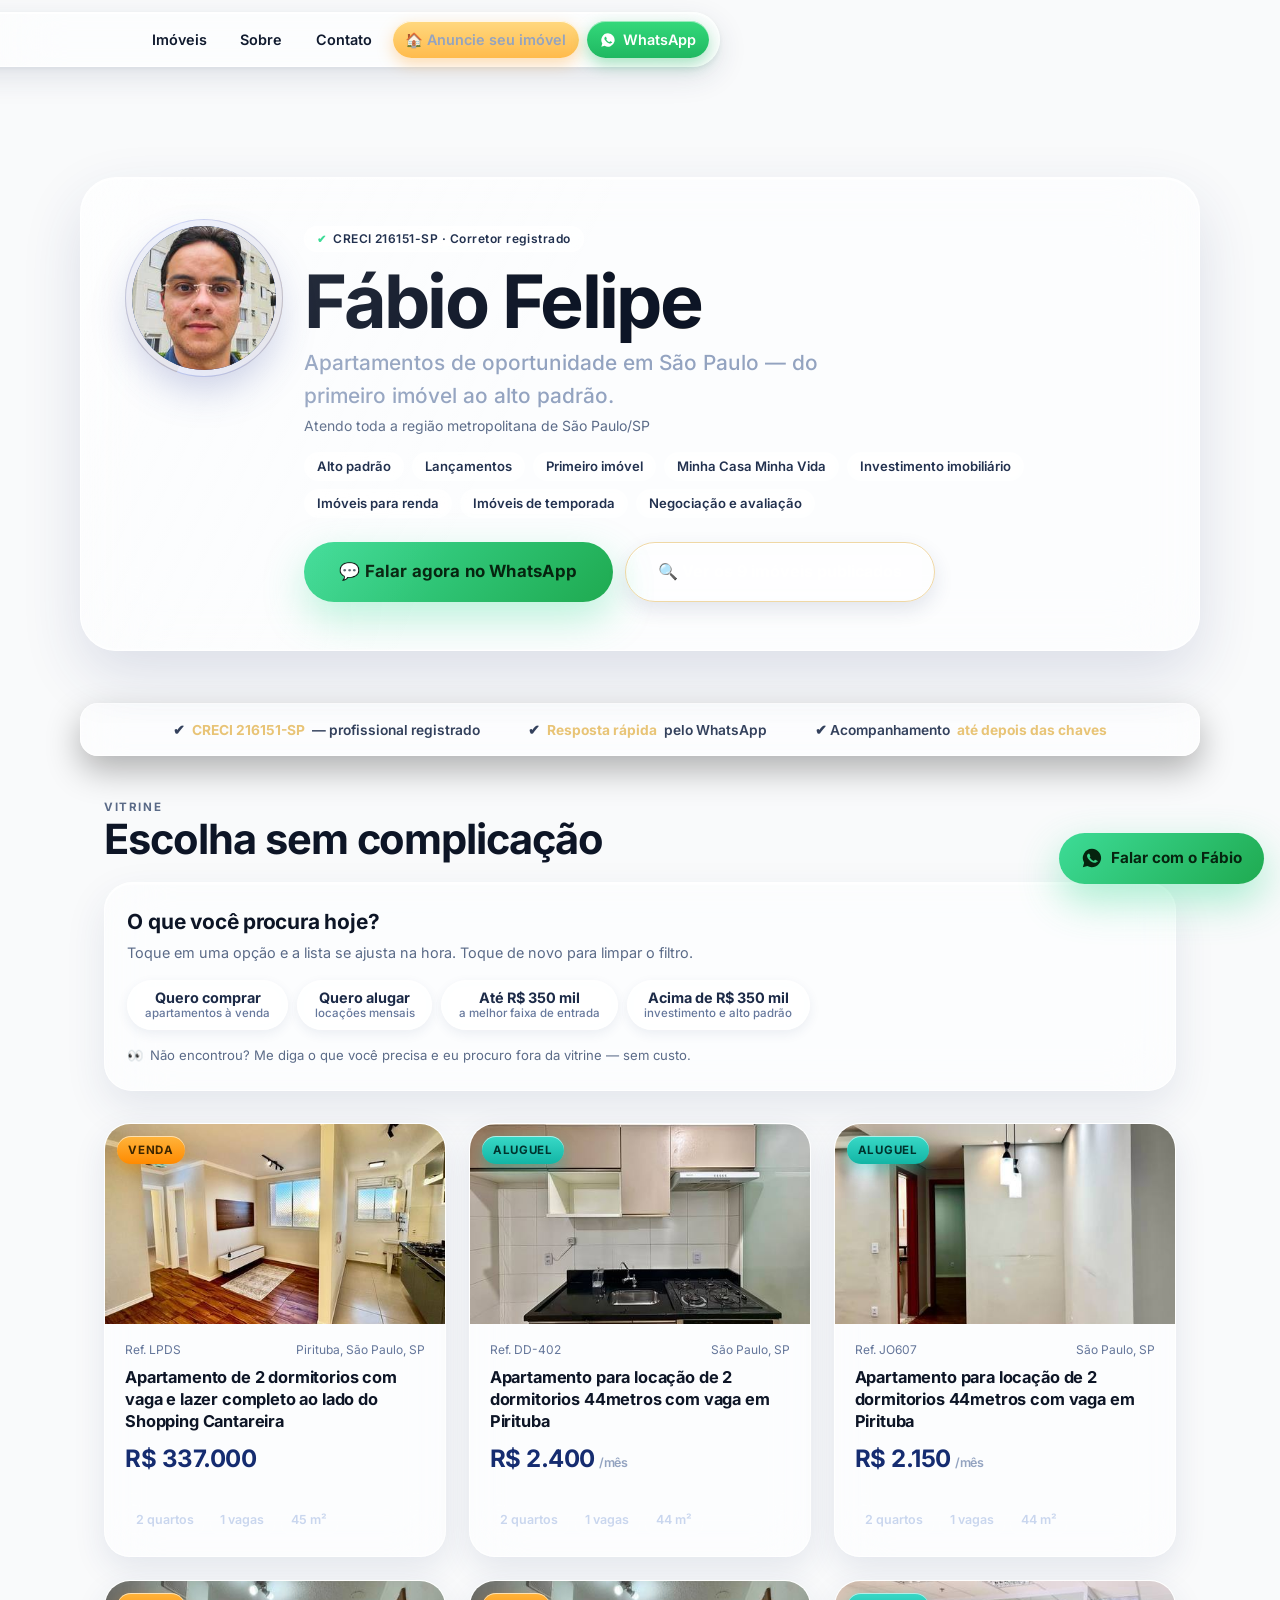
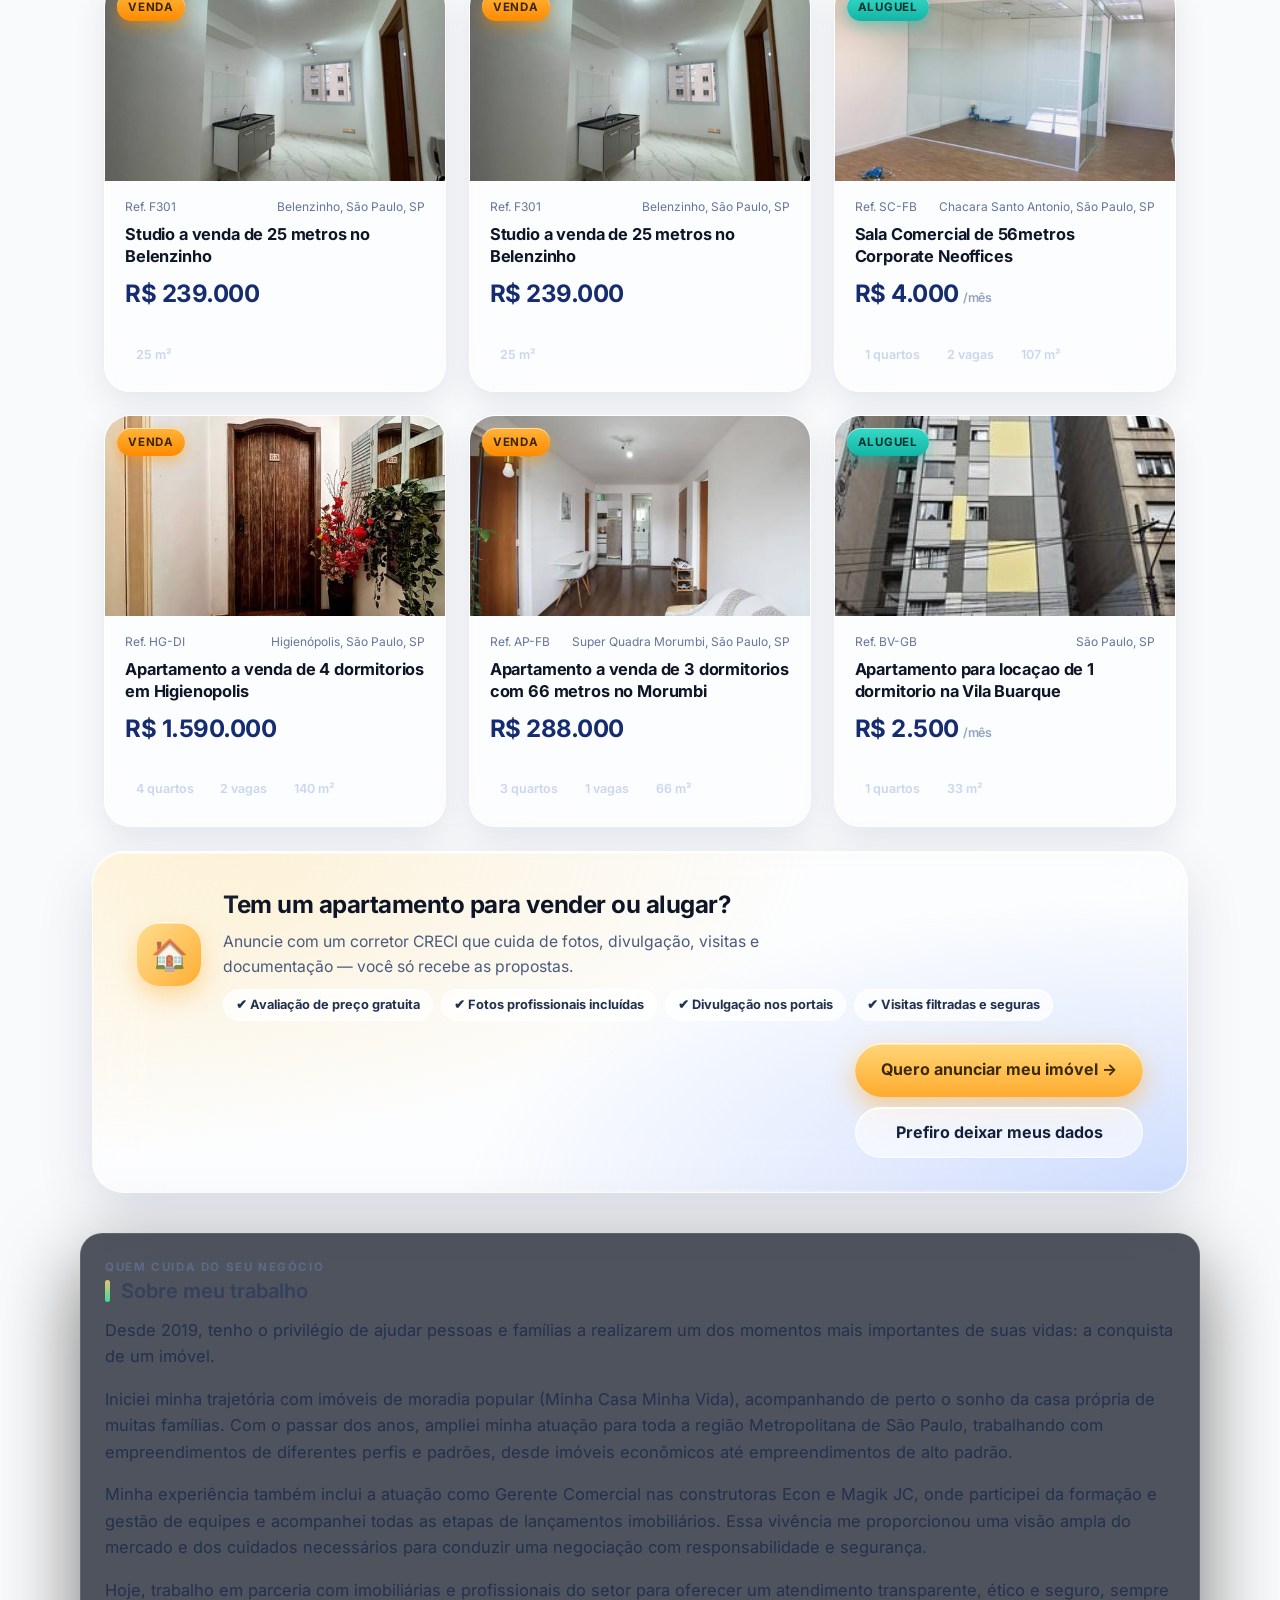
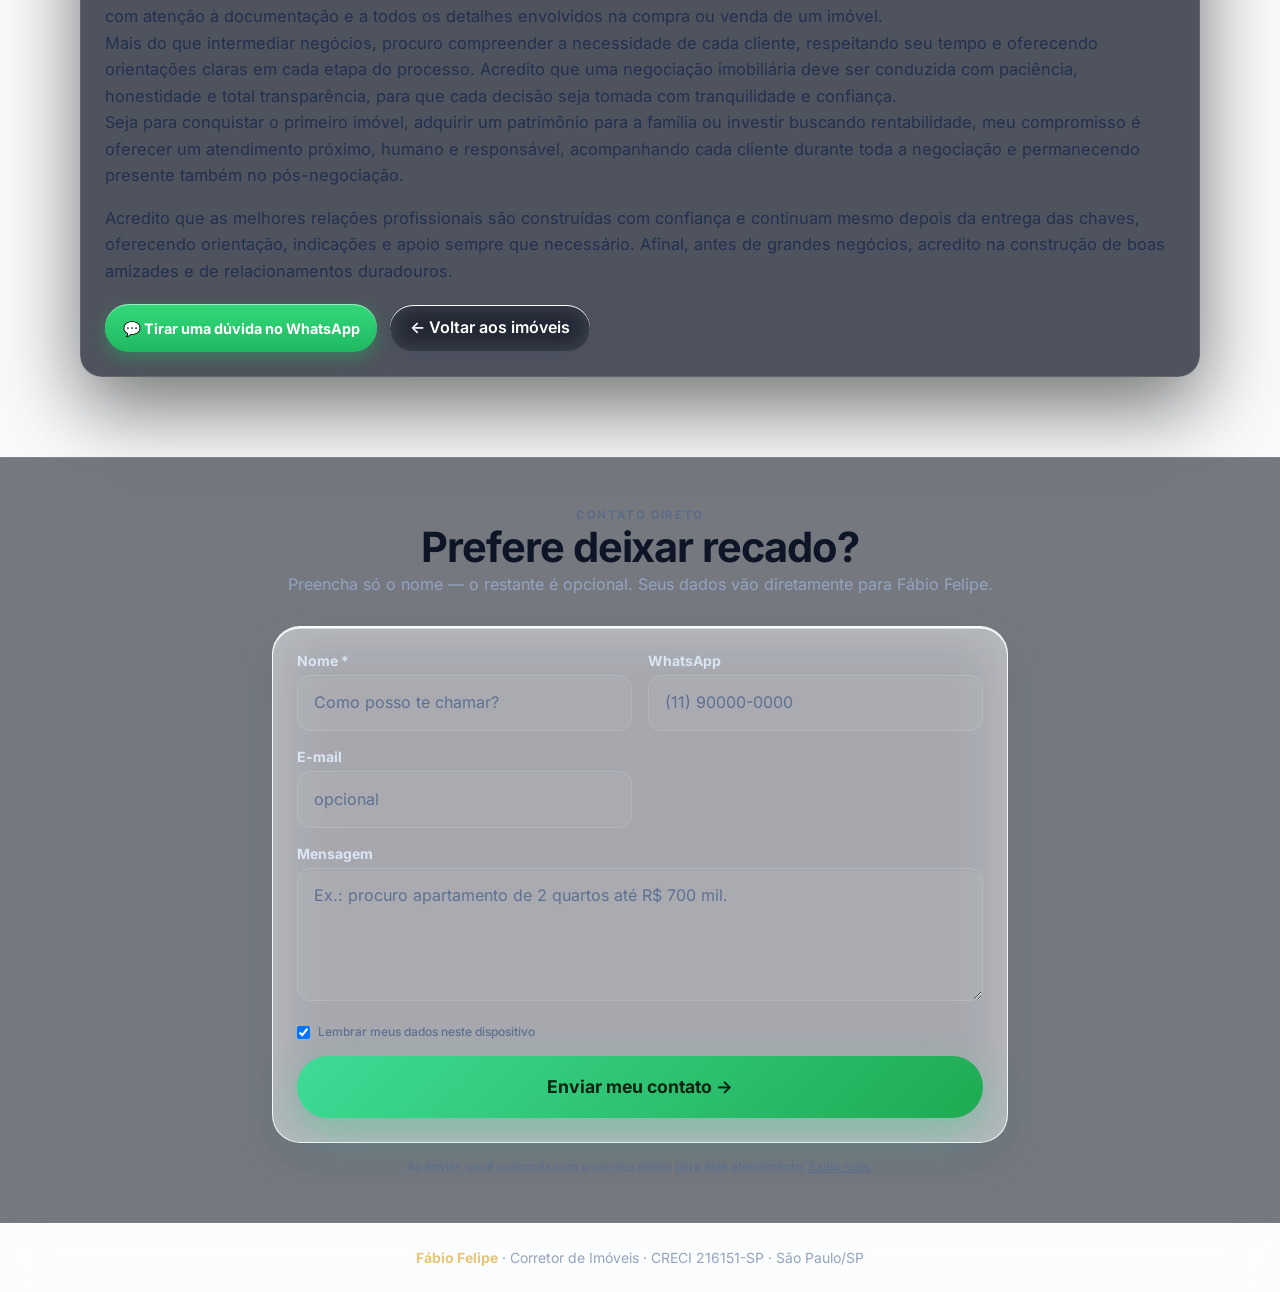
<file: index.html>
<!DOCTYPE html><html lang="pt-BR"><head><meta charSet="UTF-8"/><meta name="viewport" content="width=device-width, initial-scale=1.0"/><title>Fábio Felipe | Corretor de imóveis</title><link rel="canonical" href="/"/><meta name="description" content="Especialista em apartamentos de oportunidades em São Paulo"/><meta property="og:type" content="website"/><meta property="og:title" content="Fábio Felipe | Corretor de imóveis"/><meta property="og:description" content="Especialista em apartamentos de oportunidades em São Paulo"/><meta property="og:image" content="/brokerlink/uploads/corretores/35f3a626-eeab-41ef-ac6b-1ea419a82216/corretor-5-1782740356628-820094890.jpg"/><meta name="twitter:card" content="summary_large_image"/><meta name="twitter:title" content="Fábio Felipe | Corretor de imóveis"/><meta name="twitter:description" content="Especialista em apartamentos de oportunidades em São Paulo"/><meta name="twitter:image" content="/brokerlink/uploads/corretores/35f3a626-eeab-41ef-ac6b-1ea419a82216/corretor-5-1782740356628-820094890.jpg"/><link rel="icon" href="/brokerlink/favicon.ico" sizes="any"/><link rel="icon" type="image/svg+xml" href="/brokerlink/favicon.svg"/><link rel="stylesheet" href="/css/styles.min.css"/><script type="application/ld+json">{"@context":"https://schema.org","@graph":[{"@type":"Organization","@id":"https://www.brokerlink.com.br/#organization","name":"Webility","legalName":"MMS Negócios Digitais","url":"https://www.webility.com.br","taxID":"33.573.255/0001-00","identifier":{"@type":"PropertyValue","propertyID":"CNPJ","value":"33.573.255/0001-00"},"brand":{"@id":"https://www.brokerlink.com.br/#brand"}},{"@type":"ImageObject","@id":"https://www.brokerlink.com.br/#logo","url":"/brokerlink/logo-big.svg","contentUrl":"/brokerlink/logo-big.svg","caption":"Logo BrokerLink"},{"@type":"Brand","@id":"https://www.brokerlink.com.br/#brand","name":"BrokerLink","alternateName":"Broker Link","url":"https://www.brokerlink.com.br/","logo":{"@id":"https://www.brokerlink.com.br/#logo"},"slogan":"Transforme suas divulgações de imóveis em contatos mensuráveis."},{"@type":"WebSite","@id":"https://www.brokerlink.com.br/#website","url":"https://www.brokerlink.com.br/","name":"BrokerLink","alternateName":"Broker Link","inLanguage":"pt-BR","publisher":{"@id":"https://www.brokerlink.com.br/#organization"}},{"@type":"ProfilePage","@id":"https://www.fabiofelipe.com.br#profile-page","url":"https://www.fabiofelipe.com.br","name":"Fábio Felipe | Corretor de imóveis","headline":"Especialista em apartamentos de oportunidades em São Paulo","description":"Desde 2019, tenho o privilégio de ajudar pessoas e famílias a realizarem um dos momentos mais importantes de suas vidas: a conquista de um imóvel.\r\n\r\nIniciei minha trajetória com imóveis de moradia popular (Minha Casa Minha Vida), acompanhando de perto o sonho da casa própria de muitas famílias. Com o passar dos anos, ampliei minha atuação para toda a região Metropolitana de São Paulo, trabalhando com empreendimentos de diferentes perfis e padrões, desde imóveis econômicos até empreendimentos de alto padrão.\r\n\r\nMinha experiência também inclui a atuação como Gerente Comercial nas construtoras Econ e Magik JC, onde participei da formação e gestão de equipes e acompanhei todas as etapas de lançamentos imobiliários. Essa vivência me proporcionou uma visão ampla do mercado e dos cuidados necessários para conduzir uma negociação com responsabilidade e segurança.\r\n\r\nHoje, trabalho em parceria com imobiliárias e profissionais do setor para oferecer um atendimento transparente, ético e seguro, sempre com atenção à documentação e a todos os detalhes envolvidos na compra ou venda de um imóvel.\r\nMais do que intermediar negócios, procuro compreender a necessidade de cada cliente, respeitando seu tempo e oferecendo orientações claras em cada etapa do processo. Acredito que uma negociação imobiliária deve ser conduzida com paciência, honestidade e total transparência, para que cada decisão seja tomada com tranquilidade e confiança.\r\nSeja para conquistar o primeiro imóvel, adquirir um patrimônio para a família ou investir buscando rentabilidade, meu compromisso é oferecer um atendimento próximo, humano e responsável, acompanhando cada cliente durante toda a negociação e permanecendo presente também no pós-negociação. \r\n\r\nAcredito que as melhores relações profissionais são construídas com confiança e continuam mesmo depois da entrega das chaves, oferecendo orientação, indicações e apoio sempre que necessário. Afinal, antes de grandes negócios, acredito na construção de boas amizades e de relacionamentos duradouros.","dateCreated":"2026-06-16T10:36:00.000Z","dateModified":"2026-06-29T16:03:59.000Z","isPartOf":{"@id":"https://www.brokerlink.com.br/#website"},"publisher":{"@id":"https://www.brokerlink.com.br/#organization"},"mainEntity":{"@id":"https://www.fabiofelipe.com.br#real-estate-agent"},"breadcrumb":{"@id":"https://www.fabiofelipe.com.br#breadcrumb"},"inLanguage":"pt-BR"},{"@type":["Person","RealEstateAgent"],"@id":"https://www.fabiofelipe.com.br#real-estate-agent","name":"Fábio Felipe","alternateName":"Fábio Felipe Corretor de Imóveis","url":"https://www.fabiofelipe.com.br","image":"/brokerlink/uploads/corretores/35f3a626-eeab-41ef-ac6b-1ea419a82216/corretor-5-1782740356628-820094890.jpg","description":"Desde 2019, tenho o privilégio de ajudar pessoas e famílias a realizarem um dos momentos mais importantes de suas vidas: a conquista de um imóvel.\r\n\r\nIniciei minha trajetória com imóveis de moradia popular (Minha Casa Minha Vida), acompanhando de perto o sonho da casa própria de muitas famílias. Com o passar dos anos, ampliei minha atuação para toda a região Metropolitana de São Paulo, trabalhando com empreendimentos de diferentes perfis e padrões, desde imóveis econômicos até empreendimentos de alto padrão.\r\n\r\nMinha experiência também inclui a atuação como Gerente Comercial nas construtoras Econ e Magik JC, onde participei da formação e gestão de equipes e acompanhei todas as etapas de lançamentos imobiliários. Essa vivência me proporcionou uma visão ampla do mercado e dos cuidados necessários para conduzir uma negociação com responsabilidade e segurança.\r\n\r\nHoje, trabalho em parceria com imobiliárias e profissionais do setor para oferecer um atendimento transparente, ético e seguro, sempre com atenção à documentação e a todos os detalhes envolvidos na compra ou venda de um imóvel.\r\nMais do que intermediar negócios, procuro compreender a necessidade de cada cliente, respeitando seu tempo e oferecendo orientações claras em cada etapa do processo. Acredito que uma negociação imobiliária deve ser conduzida com paciência, honestidade e total transparência, para que cada decisão seja tomada com tranquilidade e confiança.\r\nSeja para conquistar o primeiro imóvel, adquirir um patrimônio para a família ou investir buscando rentabilidade, meu compromisso é oferecer um atendimento próximo, humano e responsável, acompanhando cada cliente durante toda a negociação e permanecendo presente também no pós-negociação. \r\n\r\nAcredito que as melhores relações profissionais são construídas com confiança e continuam mesmo depois da entrega das chaves, oferecendo orientação, indicações e apoio sempre que necessário. Afinal, antes de grandes negócios, acredito na construção de boas amizades e de relacionamentos duradouros.","slogan":"Especialista em apartamentos de oportunidades em São Paulo","jobTitle":"Corretor de imóveis","hasOccupation":{"@type":"Occupation","name":"Corretor de imóveis","description":"Profissional responsável por intermediar a compra, venda ou aluguel de imóveis."},"telephone":"+5511975222840","priceRange":"Venda: R$ 239.000 - R$ 1.590.000; Aluguel: R$ 2.150 - R$ 4.000/mês","identifier":{"@type":"PropertyValue","propertyID":"CRECI-SP","value":"216151-SP"},"memberOf":{"@type":"Organization","name":"CRECI-SP"},"contactPoint":{"@type":"ContactPoint","contactType":"Atendimento comercial","telephone":"+5511975222840","availableLanguage":["pt-BR"],"areaServed":"BR"},"potentialAction":{"@type":"CommunicateAction","name":"Falar com o corretor pelo WhatsApp","target":"https://wa.me/5511975222840"},"makesOffer":[{"@id":"https://www.fabiofelipe.com.br/imoveis/f9a85fb5-0678-4287-96c6-808a590b525b#offer"},{"@id":"https://www.fabiofelipe.com.br/imoveis/fbdc5be9-516a-42bd-8b24-6040ce9af485#offer"},{"@id":"https://www.fabiofelipe.com.br/imoveis/70cb1d1a-7428-480c-b24b-4bc890e5abf6#offer"},{"@id":"https://www.fabiofelipe.com.br/imoveis/364c758b-52be-48a4-a93f-f605bc0d73a9#offer"},{"@id":"https://www.fabiofelipe.com.br/imoveis/b6fe371b-612d-4d37-b635-1dbd89c6b92d#offer"},{"@id":"https://www.fabiofelipe.com.br/imoveis/3a87e39f-74d1-4cf4-842e-2f8b0901fa7a#offer"},{"@id":"https://www.fabiofelipe.com.br/imoveis/7861d52e-8292-4648-9b47-c7b4ba258110#offer"},{"@id":"https://www.fabiofelipe.com.br/imoveis/f9061805-283d-41f7-98c8-7e075b6621ad#offer"},{"@id":"https://www.fabiofelipe.com.br/imoveis/3e393b30-0067-4d5c-84de-baad19729647#offer"}],"mainEntityOfPage":{"@id":"https://www.fabiofelipe.com.br#profile-page"}},{"@type":"ItemList","@id":"https://www.fabiofelipe.com.br#property-list","name":"Imóveis anunciados por Fábio Felipe","numberOfItems":9,"itemListElement":[{"@type":"ListItem","position":1,"item":{"@id":"https://www.fabiofelipe.com.br/imoveis/f9a85fb5-0678-4287-96c6-808a590b525b#listing"}},{"@type":"ListItem","position":2,"item":{"@id":"https://www.fabiofelipe.com.br/imoveis/fbdc5be9-516a-42bd-8b24-6040ce9af485#listing"}},{"@type":"ListItem","position":3,"item":{"@id":"https://www.fabiofelipe.com.br/imoveis/70cb1d1a-7428-480c-b24b-4bc890e5abf6#listing"}},{"@type":"ListItem","position":4,"item":{"@id":"https://www.fabiofelipe.com.br/imoveis/364c758b-52be-48a4-a93f-f605bc0d73a9#listing"}},{"@type":"ListItem","position":5,"item":{"@id":"https://www.fabiofelipe.com.br/imoveis/b6fe371b-612d-4d37-b635-1dbd89c6b92d#listing"}},{"@type":"ListItem","position":6,"item":{"@id":"https://www.fabiofelipe.com.br/imoveis/3a87e39f-74d1-4cf4-842e-2f8b0901fa7a#listing"}},{"@type":"ListItem","position":7,"item":{"@id":"https://www.fabiofelipe.com.br/imoveis/7861d52e-8292-4648-9b47-c7b4ba258110#listing"}},{"@type":"ListItem","position":8,"item":{"@id":"https://www.fabiofelipe.com.br/imoveis/f9061805-283d-41f7-98c8-7e075b6621ad#listing"}},{"@type":"ListItem","position":9,"item":{"@id":"https://www.fabiofelipe.com.br/imoveis/3e393b30-0067-4d5c-84de-baad19729647#listing"}}]},{"@type":"RealEstateListing","@id":"https://www.fabiofelipe.com.br/imoveis/f9a85fb5-0678-4287-96c6-808a590b525b#listing","url":"https://www.fabiofelipe.com.br/imoveis/f9a85fb5-0678-4287-96c6-808a590b525b","name":"Apartamento de 2 dormitorios com vaga e lazer completo ao lado do Shopping Cantareira","headline":"Apartamento de 2 dormitorios com vaga e lazer completo ao lado do Shopping Cantareira","description":"Apartamento em oportunidade totalmente reformado !","datePosted":"2026-07-20T23:13:51.000Z","datePublished":"2026-07-20T23:13:51.000Z","dateModified":"2026-07-20T23:13:51.000Z","inLanguage":"pt-BR","isPartOf":{"@id":"https://www.brokerlink.com.br/#website"},"mainEntity":{"@id":"https://www.fabiofelipe.com.br/imoveis/f9a85fb5-0678-4287-96c6-808a590b525b#property"},"about":{"@id":"https://www.fabiofelipe.com.br/imoveis/f9a85fb5-0678-4287-96c6-808a590b525b#property"},"image":["/brokerlink/uploads/corretores/35f3a626-eeab-41ef-ac6b-1ea419a82216/imoveis/f9a85fb5-0678-4287-96c6-808a590b525b/605d82aa-61fa-4064-b801-5d7c26843dff-master.jpg","/brokerlink/uploads/corretores/35f3a626-eeab-41ef-ac6b-1ea419a82216/imoveis/f9a85fb5-0678-4287-96c6-808a590b525b/afaeebd5-69bd-48cc-bb4b-015827359a24-master.jpg","/brokerlink/uploads/corretores/35f3a626-eeab-41ef-ac6b-1ea419a82216/imoveis/f9a85fb5-0678-4287-96c6-808a590b525b/16714890-b05b-4897-bc98-99054e4b8e47-master.jpg","/brokerlink/uploads/corretores/35f3a626-eeab-41ef-ac6b-1ea419a82216/imoveis/f9a85fb5-0678-4287-96c6-808a590b525b/e2e38252-051e-4284-93a8-713303583cc5-master.jpg","/brokerlink/uploads/corretores/35f3a626-eeab-41ef-ac6b-1ea419a82216/imoveis/f9a85fb5-0678-4287-96c6-808a590b525b/7c3124ed-d12b-4307-80e4-8e67cc6309dd-master.jpg","/brokerlink/uploads/corretores/35f3a626-eeab-41ef-ac6b-1ea419a82216/imoveis/f9a85fb5-0678-4287-96c6-808a590b525b/71c99e00-219d-4274-8e1d-617f478b8d40-master.jpg","/brokerlink/uploads/corretores/35f3a626-eeab-41ef-ac6b-1ea419a82216/imoveis/f9a85fb5-0678-4287-96c6-808a590b525b/53691d87-b27b-4c12-9373-c2416311e0a6-master.jpg","/brokerlink/uploads/corretores/35f3a626-eeab-41ef-ac6b-1ea419a82216/imoveis/f9a85fb5-0678-4287-96c6-808a590b525b/27e5f3ba-2fb4-423b-bd19-6a60cc3426fb-master.jpg"],"offers":{"@id":"https://www.fabiofelipe.com.br/imoveis/f9a85fb5-0678-4287-96c6-808a590b525b#offer"},"provider":{"@id":"https://www.fabiofelipe.com.br#real-estate-agent"},"publisher":{"@id":"https://www.brokerlink.com.br/#organization"}},{"@type":"Apartment","@id":"https://www.fabiofelipe.com.br/imoveis/f9a85fb5-0678-4287-96c6-808a590b525b#property","name":"Apartamento de 2 dormitorios com vaga e lazer completo ao lado do Shopping Cantareira","description":"Apartamento em oportunidade totalmente reformado !","url":"https://www.fabiofelipe.com.br/imoveis/f9a85fb5-0678-4287-96c6-808a590b525b","image":"/brokerlink/uploads/corretores/35f3a626-eeab-41ef-ac6b-1ea419a82216/imoveis/f9a85fb5-0678-4287-96c6-808a590b525b/605d82aa-61fa-4064-b801-5d7c26843dff-master.jpg","identifier":{"@type":"PropertyValue","propertyID":"Código do imóvel","value":"LPDS"},"address":{"@type":"PostalAddress","streetAddress":"Rua Nelson Passos Palma, 333","addressCountry":"BR"},"containedInPlace":{"@type":"Place","name":"Pirituba","address":{"@type":"PostalAddress","addressCountry":"BR"}},"geo":{"@type":"GeoCoordinates","latitude":-23.5329,"longitude":-46.6395},"floorSize":{"@type":"QuantitativeValue","value":45,"unitCode":"MTK","unitText":"m²"},"numberOfBedrooms":2,"numberOfBathroomsTotal":1,"numberOfRooms":2,"amenityFeature":[{"@type":"LocationFeatureSpecification","name":"1 vaga(s) de garagem","value":true},{"@type":"LocationFeatureSpecification","name":"Piscina","value":true},{"@type":"LocationFeatureSpecification","name":"portaria 24hs","value":true},{"@type":"LocationFeatureSpecification","name":"academia","value":true},{"@type":"LocationFeatureSpecification","name":"lazer completo","value":true}],"subjectOf":{"@id":"https://www.fabiofelipe.com.br/imoveis/f9a85fb5-0678-4287-96c6-808a590b525b#listing"}},{"@type":"OfferForPurchase","@id":"https://www.fabiofelipe.com.br/imoveis/f9a85fb5-0678-4287-96c6-808a590b525b#offer","name":"Apartamento à venda","url":"https://www.fabiofelipe.com.br/imoveis/f9a85fb5-0678-4287-96c6-808a590b525b","price":"337000.00","priceCurrency":"BRL","availability":"https://schema.org/InStock","itemOffered":{"@id":"https://www.fabiofelipe.com.br/imoveis/f9a85fb5-0678-4287-96c6-808a590b525b#property"},"seller":{"@id":"https://www.fabiofelipe.com.br#real-estate-agent"},"offeredBy":{"@id":"https://www.fabiofelipe.com.br#real-estate-agent"},"validFrom":"2026-07-20T23:13:51.000Z","priceSpecification":[{"@type":"PriceSpecification","name":"Preço de venda","price":"337000.00","priceCurrency":"BRL"},{"@type":"PriceSpecification","name":"Condomínio","price":"350.00","priceCurrency":"BRL"},{"@type":"PriceSpecification","name":"IPTU","price":"0.00","priceCurrency":"BRL"}]},{"@type":"RealEstateListing","@id":"https://www.fabiofelipe.com.br/imoveis/fbdc5be9-516a-42bd-8b24-6040ce9af485#listing","url":"https://www.fabiofelipe.com.br/imoveis/fbdc5be9-516a-42bd-8b24-6040ce9af485","name":"Apartamento para locação de 2 dormitorios 44metros com vaga em Pirituba","headline":"Apartamento para locação de 2 dormitorios 44metros com vaga em Pirituba","description":"Portaria 24hs, Salao de festas, salão de jogos, brinquedoteca , playground , mercado24hs, Proximo a estacao Piqueri","datePosted":"2026-07-10T00:59:08.000Z","datePublished":"2026-07-10T00:59:08.000Z","dateModified":"2026-07-10T00:59:08.000Z","inLanguage":"pt-BR","isPartOf":{"@id":"https://www.brokerlink.com.br/#website"},"mainEntity":{"@id":"https://www.fabiofelipe.com.br/imoveis/fbdc5be9-516a-42bd-8b24-6040ce9af485#property"},"about":{"@id":"https://www.fabiofelipe.com.br/imoveis/fbdc5be9-516a-42bd-8b24-6040ce9af485#property"},"image":["/brokerlink/uploads/corretores/35f3a626-eeab-41ef-ac6b-1ea419a82216/imoveis/fbdc5be9-516a-42bd-8b24-6040ce9af485/a15c7497-9405-421a-9287-af13990a5b17-master.jpg","/brokerlink/uploads/corretores/35f3a626-eeab-41ef-ac6b-1ea419a82216/imoveis/fbdc5be9-516a-42bd-8b24-6040ce9af485/760daf3d-61e8-4a3f-a38a-bc9c62fd4675-master.jpg","/brokerlink/uploads/corretores/35f3a626-eeab-41ef-ac6b-1ea419a82216/imoveis/fbdc5be9-516a-42bd-8b24-6040ce9af485/94f4d8cb-bb4f-4a61-b779-79ba64053bde-master.jpg","/brokerlink/uploads/corretores/35f3a626-eeab-41ef-ac6b-1ea419a82216/imoveis/fbdc5be9-516a-42bd-8b24-6040ce9af485/a955faff-14d5-46c6-82b9-782a9db92b6a-master.jpg","/brokerlink/uploads/corretores/35f3a626-eeab-41ef-ac6b-1ea419a82216/imoveis/fbdc5be9-516a-42bd-8b24-6040ce9af485/2364cd29-cb76-4bfe-afa6-94b134a0ea6d-master.jpg","/brokerlink/uploads/corretores/35f3a626-eeab-41ef-ac6b-1ea419a82216/imoveis/fbdc5be9-516a-42bd-8b24-6040ce9af485/67f75020-01c9-4110-89ed-1746db848d82-master.jpg","/brokerlink/uploads/corretores/35f3a626-eeab-41ef-ac6b-1ea419a82216/imoveis/fbdc5be9-516a-42bd-8b24-6040ce9af485/cb42a610-2276-4cef-a4f6-ba916568bfa7-master.jpg","/brokerlink/uploads/corretores/35f3a626-eeab-41ef-ac6b-1ea419a82216/imoveis/fbdc5be9-516a-42bd-8b24-6040ce9af485/23a9c717-055c-4e7a-add0-a9af16d49aa4-master.jpg"],"offers":{"@id":"https://www.fabiofelipe.com.br/imoveis/fbdc5be9-516a-42bd-8b24-6040ce9af485#offer"},"provider":{"@id":"https://www.fabiofelipe.com.br#real-estate-agent"},"publisher":{"@id":"https://www.brokerlink.com.br/#organization"}},{"@type":"Apartment","@id":"https://www.fabiofelipe.com.br/imoveis/fbdc5be9-516a-42bd-8b24-6040ce9af485#property","name":"Apartamento para locação de 2 dormitorios 44metros com vaga em Pirituba","description":"Portaria 24hs, Salao de festas, salão de jogos, brinquedoteca , playground , mercado24hs, Proximo a estacao Piqueri","url":"https://www.fabiofelipe.com.br/imoveis/fbdc5be9-516a-42bd-8b24-6040ce9af485","image":"/brokerlink/uploads/corretores/35f3a626-eeab-41ef-ac6b-1ea419a82216/imoveis/fbdc5be9-516a-42bd-8b24-6040ce9af485/a15c7497-9405-421a-9287-af13990a5b17-master.jpg","identifier":{"@type":"PropertyValue","propertyID":"Código do imóvel","value":"DD-402"},"address":{"@type":"PostalAddress","streetAddress":"Av Aparecida do Rio Negro","addressCountry":"BR"},"geo":{"@type":"GeoCoordinates","latitude":-23.5004306,"longitude":-46.7189147},"floorSize":{"@type":"QuantitativeValue","value":44,"unitCode":"MTK","unitText":"m²"},"numberOfBedrooms":2,"numberOfBathroomsTotal":1,"numberOfRooms":2,"amenityFeature":[{"@type":"LocationFeatureSpecification","name":"1 vaga(s) de garagem","value":true}],"subjectOf":{"@id":"https://www.fabiofelipe.com.br/imoveis/fbdc5be9-516a-42bd-8b24-6040ce9af485#listing"}},{"@type":"OfferForLease","@id":"https://www.fabiofelipe.com.br/imoveis/fbdc5be9-516a-42bd-8b24-6040ce9af485#offer","name":"Apartamento para aluguel","url":"https://www.fabiofelipe.com.br/imoveis/fbdc5be9-516a-42bd-8b24-6040ce9af485","price":"2400.00","priceCurrency":"BRL","availability":"https://schema.org/InStock","itemOffered":{"@id":"https://www.fabiofelipe.com.br/imoveis/fbdc5be9-516a-42bd-8b24-6040ce9af485#property"},"seller":{"@id":"https://www.fabiofelipe.com.br#real-estate-agent"},"offeredBy":{"@id":"https://www.fabiofelipe.com.br#real-estate-agent"},"validFrom":"2026-07-10T00:59:08.000Z","priceSpecification":[{"@type":"PriceSpecification","name":"Valor do aluguel","price":"2400.00","priceCurrency":"BRL"},{"@type":"PriceSpecification","name":"Condomínio","price":"300.00","priceCurrency":"BRL"},{"@type":"PriceSpecification","name":"IPTU","price":"0.00","priceCurrency":"BRL"}]},{"@type":"RealEstateListing","@id":"https://www.fabiofelipe.com.br/imoveis/70cb1d1a-7428-480c-b24b-4bc890e5abf6#listing","url":"https://www.fabiofelipe.com.br/imoveis/70cb1d1a-7428-480c-b24b-4bc890e5abf6","name":"Apartamento para locação de 2 dormitorios 44metros com vaga em Pirituba","headline":"Apartamento para locação de 2 dormitorios 44metros com vaga em Pirituba","datePosted":"2026-07-10T00:55:52.000Z","datePublished":"2026-07-10T00:55:52.000Z","dateModified":"2026-07-10T00:55:52.000Z","inLanguage":"pt-BR","isPartOf":{"@id":"https://www.brokerlink.com.br/#website"},"mainEntity":{"@id":"https://www.fabiofelipe.com.br/imoveis/70cb1d1a-7428-480c-b24b-4bc890e5abf6#property"},"about":{"@id":"https://www.fabiofelipe.com.br/imoveis/70cb1d1a-7428-480c-b24b-4bc890e5abf6#property"},"image":["/brokerlink/uploads/corretores/35f3a626-eeab-41ef-ac6b-1ea419a82216/imoveis/70cb1d1a-7428-480c-b24b-4bc890e5abf6/a9d91a49-e7ea-45c6-8705-363738ba1cea-master.jpg","/brokerlink/uploads/corretores/35f3a626-eeab-41ef-ac6b-1ea419a82216/imoveis/70cb1d1a-7428-480c-b24b-4bc890e5abf6/afb013b4-3688-4452-8aab-e2ffcb2be944-master.jpg","/brokerlink/uploads/corretores/35f3a626-eeab-41ef-ac6b-1ea419a82216/imoveis/70cb1d1a-7428-480c-b24b-4bc890e5abf6/3aaf52bf-5d9a-44ad-80f9-2dba3055a3db-master.jpg","/brokerlink/uploads/corretores/35f3a626-eeab-41ef-ac6b-1ea419a82216/imoveis/70cb1d1a-7428-480c-b24b-4bc890e5abf6/6910de9f-7d5f-40d5-a191-cd529d206648-master.jpg","/brokerlink/uploads/corretores/35f3a626-eeab-41ef-ac6b-1ea419a82216/imoveis/70cb1d1a-7428-480c-b24b-4bc890e5abf6/f3c4cdb3-9720-4797-b1a5-8ce76237fd27-master.jpg","/brokerlink/uploads/corretores/35f3a626-eeab-41ef-ac6b-1ea419a82216/imoveis/70cb1d1a-7428-480c-b24b-4bc890e5abf6/78ee9bd1-9993-40ea-9ed5-515b2b98a8bb-master.jpg","/brokerlink/uploads/corretores/35f3a626-eeab-41ef-ac6b-1ea419a82216/imoveis/70cb1d1a-7428-480c-b24b-4bc890e5abf6/a5f8469b-e6e5-4b94-bf3f-ad9362c1c2bc-master.jpg","/brokerlink/uploads/corretores/35f3a626-eeab-41ef-ac6b-1ea419a82216/imoveis/70cb1d1a-7428-480c-b24b-4bc890e5abf6/c74d53b0-50a0-46e2-8f0a-658fc8a7a4a7-master.jpg"],"offers":{"@id":"https://www.fabiofelipe.com.br/imoveis/70cb1d1a-7428-480c-b24b-4bc890e5abf6#offer"},"provider":{"@id":"https://www.fabiofelipe.com.br#real-estate-agent"},"publisher":{"@id":"https://www.brokerlink.com.br/#organization"}},{"@type":"Apartment","@id":"https://www.fabiofelipe.com.br/imoveis/70cb1d1a-7428-480c-b24b-4bc890e5abf6#property","name":"Apartamento para locação de 2 dormitorios 44metros com vaga em Pirituba","url":"https://www.fabiofelipe.com.br/imoveis/70cb1d1a-7428-480c-b24b-4bc890e5abf6","image":"/brokerlink/uploads/corretores/35f3a626-eeab-41ef-ac6b-1ea419a82216/imoveis/70cb1d1a-7428-480c-b24b-4bc890e5abf6/a9d91a49-e7ea-45c6-8705-363738ba1cea-master.jpg","identifier":{"@type":"PropertyValue","propertyID":"Código do imóvel","value":"JO607"},"address":{"@type":"PostalAddress","streetAddress":"av aparecida do rio negro","postalCode":"05144-085","addressCountry":"BR"},"geo":{"@type":"GeoCoordinates","latitude":-23.5005468,"longitude":-46.7189087},"floorSize":{"@type":"QuantitativeValue","value":44,"unitCode":"MTK","unitText":"m²"},"numberOfBedrooms":2,"numberOfBathroomsTotal":1,"numberOfRooms":2,"amenityFeature":[{"@type":"LocationFeatureSpecification","name":"1 vaga(s) de garagem","value":true},{"@type":"LocationFeatureSpecification","name":"Portaria 24hs","value":true},{"@type":"LocationFeatureSpecification","name":"Salao de festas","value":true},{"@type":"LocationFeatureSpecification","name":"salão de jogos","value":true},{"@type":"LocationFeatureSpecification","name":"playground","value":true}],"subjectOf":{"@id":"https://www.fabiofelipe.com.br/imoveis/70cb1d1a-7428-480c-b24b-4bc890e5abf6#listing"}},{"@type":"OfferForLease","@id":"https://www.fabiofelipe.com.br/imoveis/70cb1d1a-7428-480c-b24b-4bc890e5abf6#offer","name":"Apartamento para aluguel","url":"https://www.fabiofelipe.com.br/imoveis/70cb1d1a-7428-480c-b24b-4bc890e5abf6","price":"2150.00","priceCurrency":"BRL","availability":"https://schema.org/InStock","itemOffered":{"@id":"https://www.fabiofelipe.com.br/imoveis/70cb1d1a-7428-480c-b24b-4bc890e5abf6#property"},"seller":{"@id":"https://www.fabiofelipe.com.br#real-estate-agent"},"offeredBy":{"@id":"https://www.fabiofelipe.com.br#real-estate-agent"},"validFrom":"2026-07-10T00:55:52.000Z","priceSpecification":[{"@type":"PriceSpecification","name":"Valor do aluguel","price":"2150.00","priceCurrency":"BRL"},{"@type":"PriceSpecification","name":"Condomínio","price":"280.00","priceCurrency":"BRL"},{"@type":"PriceSpecification","name":"IPTU","price":"0.00","priceCurrency":"BRL"}]},{"@type":"RealEstateListing","@id":"https://www.fabiofelipe.com.br/imoveis/364c758b-52be-48a4-a93f-f605bc0d73a9#listing","url":"https://www.fabiofelipe.com.br/imoveis/364c758b-52be-48a4-a93f-f605bc0d73a9","name":"Studio a venda de 25 metros no Belenzinho","headline":"Studio a venda de 25 metros no Belenzinho","description":"Apartamento nunca habitado! \r\nDo mesmo jeito que foi entregue pela construtora!\r\nAproveite a oportunidade!","datePosted":"2026-06-29T15:51:51.000Z","datePublished":"2026-06-29T15:51:51.000Z","dateModified":"2026-06-29T15:51:51.000Z","inLanguage":"pt-BR","isPartOf":{"@id":"https://www.brokerlink.com.br/#website"},"mainEntity":{"@id":"https://www.fabiofelipe.com.br/imoveis/364c758b-52be-48a4-a93f-f605bc0d73a9#property"},"about":{"@id":"https://www.fabiofelipe.com.br/imoveis/364c758b-52be-48a4-a93f-f605bc0d73a9#property"},"image":["/brokerlink/uploads/corretores/35f3a626-eeab-41ef-ac6b-1ea419a82216/imoveis/364c758b-52be-48a4-a93f-f605bc0d73a9/e2fc492e-0e11-499b-bfd5-895e20bc08eb-master.jpg","/brokerlink/uploads/corretores/35f3a626-eeab-41ef-ac6b-1ea419a82216/imoveis/364c758b-52be-48a4-a93f-f605bc0d73a9/a953e81a-6443-4aee-ba90-77e28da5d212-master.jpg","/brokerlink/uploads/corretores/35f3a626-eeab-41ef-ac6b-1ea419a82216/imoveis/364c758b-52be-48a4-a93f-f605bc0d73a9/7bea0f10-8720-460e-88e0-3cf108970d75-master.jpg","/brokerlink/uploads/corretores/35f3a626-eeab-41ef-ac6b-1ea419a82216/imoveis/364c758b-52be-48a4-a93f-f605bc0d73a9/785e95f5-c721-4380-8a5f-6f62d6595e3a-master.jpg","/brokerlink/uploads/corretores/35f3a626-eeab-41ef-ac6b-1ea419a82216/imoveis/364c758b-52be-48a4-a93f-f605bc0d73a9/64c66e83-bcea-46f1-accb-d6c730ab8a74-master.jpg","/brokerlink/uploads/corretores/35f3a626-eeab-41ef-ac6b-1ea419a82216/imoveis/364c758b-52be-48a4-a93f-f605bc0d73a9/3a643de6-2754-4b26-b0de-0aee7206a7af-master.jpg","/brokerlink/uploads/corretores/35f3a626-eeab-41ef-ac6b-1ea419a82216/imoveis/364c758b-52be-48a4-a93f-f605bc0d73a9/75c970a5-c79e-4745-8ea3-58b4ede23df8-master.jpg","/brokerlink/uploads/corretores/35f3a626-eeab-41ef-ac6b-1ea419a82216/imoveis/364c758b-52be-48a4-a93f-f605bc0d73a9/d82e5429-895e-4ab4-be8c-13126585700b-master.jpg"],"offers":{"@id":"https://www.fabiofelipe.com.br/imoveis/364c758b-52be-48a4-a93f-f605bc0d73a9#offer"},"provider":{"@id":"https://www.fabiofelipe.com.br#real-estate-agent"},"publisher":{"@id":"https://www.brokerlink.com.br/#organization"}},{"@type":"Apartment","@id":"https://www.fabiofelipe.com.br/imoveis/364c758b-52be-48a4-a93f-f605bc0d73a9#property","name":"Studio a venda de 25 metros no Belenzinho","description":"Apartamento nunca habitado! \r\nDo mesmo jeito que foi entregue pela construtora!\r\nAproveite a oportunidade!","url":"https://www.fabiofelipe.com.br/imoveis/364c758b-52be-48a4-a93f-f605bc0d73a9","image":"/brokerlink/uploads/corretores/35f3a626-eeab-41ef-ac6b-1ea419a82216/imoveis/364c758b-52be-48a4-a93f-f605bc0d73a9/e2fc492e-0e11-499b-bfd5-895e20bc08eb-master.jpg","identifier":{"@type":"PropertyValue","propertyID":"Código do imóvel","value":"F301"},"address":{"@type":"PostalAddress","streetAddress":"Rua Siqueira Bueno","addressCountry":"BR"},"containedInPlace":{"@type":"Place","name":"Belenzinho","address":{"@type":"PostalAddress","addressCountry":"BR"}},"geo":{"@type":"GeoCoordinates","latitude":-23.5507847,"longitude":-46.5875688},"floorSize":{"@type":"QuantitativeValue","value":25,"unitCode":"MTK","unitText":"m²"},"numberOfBathroomsTotal":1,"amenityFeature":[{"@type":"LocationFeatureSpecification","name":"* Academia * Salão de festas * Churrasqueira * Playground * Coworking * Lavanderia compartilhada * Pet Place * Bicicletário * Espaço Camarote (espaço para convivência e eventos) * Jardim/áreas de convivência * Portaria 24 horas * Elevadores * Acessibilidade para pessoas com deficiência * Condomínio fechado * Portão eletrônico","value":true}],"subjectOf":{"@id":"https://www.fabiofelipe.com.br/imoveis/364c758b-52be-48a4-a93f-f605bc0d73a9#listing"}},{"@type":"OfferForPurchase","@id":"https://www.fabiofelipe.com.br/imoveis/364c758b-52be-48a4-a93f-f605bc0d73a9#offer","name":"Apartamento à venda","url":"https://www.fabiofelipe.com.br/imoveis/364c758b-52be-48a4-a93f-f605bc0d73a9","price":"239000.00","priceCurrency":"BRL","availability":"https://schema.org/InStock","itemOffered":{"@id":"https://www.fabiofelipe.com.br/imoveis/364c758b-52be-48a4-a93f-f605bc0d73a9#property"},"seller":{"@id":"https://www.fabiofelipe.com.br#real-estate-agent"},"offeredBy":{"@id":"https://www.fabiofelipe.com.br#real-estate-agent"},"validFrom":"2026-06-29T15:51:51.000Z","priceSpecification":[{"@type":"PriceSpecification","name":"Preço de venda","price":"239000.00","priceCurrency":"BRL"},{"@type":"PriceSpecification","name":"Condomínio","price":"209.00","priceCurrency":"BRL"},{"@type":"PriceSpecification","name":"IPTU","price":"60.00","priceCurrency":"BRL"}]},{"@type":"RealEstateListing","@id":"https://www.fabiofelipe.com.br/imoveis/b6fe371b-612d-4d37-b635-1dbd89c6b92d#listing","url":"https://www.fabiofelipe.com.br/imoveis/b6fe371b-612d-4d37-b635-1dbd89c6b92d","name":"Studio a venda de 25 metros no Belenzinho","headline":"Studio a venda de 25 metros no Belenzinho","description":"Apartamento nunca habitado! \r\nDo mesmo jeito que foi entregue pela construtora!\r\nAproveite a oportunidade!","datePosted":"2026-06-29T15:51:50.000Z","datePublished":"2026-06-29T15:51:50.000Z","dateModified":"2026-06-29T15:51:50.000Z","inLanguage":"pt-BR","isPartOf":{"@id":"https://www.brokerlink.com.br/#website"},"mainEntity":{"@id":"https://www.fabiofelipe.com.br/imoveis/b6fe371b-612d-4d37-b635-1dbd89c6b92d#property"},"about":{"@id":"https://www.fabiofelipe.com.br/imoveis/b6fe371b-612d-4d37-b635-1dbd89c6b92d#property"},"image":["/brokerlink/uploads/corretores/35f3a626-eeab-41ef-ac6b-1ea419a82216/imoveis/b6fe371b-612d-4d37-b635-1dbd89c6b92d/85e80629-ac12-45e9-bb7c-e105159652bf-master.jpg","/brokerlink/uploads/corretores/35f3a626-eeab-41ef-ac6b-1ea419a82216/imoveis/b6fe371b-612d-4d37-b635-1dbd89c6b92d/79cc8360-3080-4a3f-ab90-8ece1bb2cda5-master.jpg","/brokerlink/uploads/corretores/35f3a626-eeab-41ef-ac6b-1ea419a82216/imoveis/b6fe371b-612d-4d37-b635-1dbd89c6b92d/29435933-a73d-4618-bc9a-fde087accb95-master.jpg","/brokerlink/uploads/corretores/35f3a626-eeab-41ef-ac6b-1ea419a82216/imoveis/b6fe371b-612d-4d37-b635-1dbd89c6b92d/fac438ff-b9e1-43d8-acdd-65b13b7efbf6-master.jpg","/brokerlink/uploads/corretores/35f3a626-eeab-41ef-ac6b-1ea419a82216/imoveis/b6fe371b-612d-4d37-b635-1dbd89c6b92d/cc8d5707-1f8c-455f-9186-3294a1a42468-master.jpg","/brokerlink/uploads/corretores/35f3a626-eeab-41ef-ac6b-1ea419a82216/imoveis/b6fe371b-612d-4d37-b635-1dbd89c6b92d/1df9d8a7-da18-42a2-9e9b-4e5322e30286-master.jpg","/brokerlink/uploads/corretores/35f3a626-eeab-41ef-ac6b-1ea419a82216/imoveis/b6fe371b-612d-4d37-b635-1dbd89c6b92d/3f8077f5-cdc4-4a10-a8c4-f07298de8915-master.jpg","/brokerlink/uploads/corretores/35f3a626-eeab-41ef-ac6b-1ea419a82216/imoveis/b6fe371b-612d-4d37-b635-1dbd89c6b92d/8f88c9fd-0567-485e-ac32-c1a60c7d4e3f-master.jpg"],"offers":{"@id":"https://www.fabiofelipe.com.br/imoveis/b6fe371b-612d-4d37-b635-1dbd89c6b92d#offer"},"provider":{"@id":"https://www.fabiofelipe.com.br#real-estate-agent"},"publisher":{"@id":"https://www.brokerlink.com.br/#organization"}},{"@type":"Apartment","@id":"https://www.fabiofelipe.com.br/imoveis/b6fe371b-612d-4d37-b635-1dbd89c6b92d#property","name":"Studio a venda de 25 metros no Belenzinho","description":"Apartamento nunca habitado! \r\nDo mesmo jeito que foi entregue pela construtora!\r\nAproveite a oportunidade!","url":"https://www.fabiofelipe.com.br/imoveis/b6fe371b-612d-4d37-b635-1dbd89c6b92d","image":"/brokerlink/uploads/corretores/35f3a626-eeab-41ef-ac6b-1ea419a82216/imoveis/b6fe371b-612d-4d37-b635-1dbd89c6b92d/85e80629-ac12-45e9-bb7c-e105159652bf-master.jpg","identifier":{"@type":"PropertyValue","propertyID":"Código do imóvel","value":"F301"},"address":{"@type":"PostalAddress","streetAddress":"Rua Siqueira Bueno","addressCountry":"BR"},"containedInPlace":{"@type":"Place","name":"Belenzinho","address":{"@type":"PostalAddress","addressCountry":"BR"}},"geo":{"@type":"GeoCoordinates","latitude":-23.5507847,"longitude":-46.5875688},"floorSize":{"@type":"QuantitativeValue","value":25,"unitCode":"MTK","unitText":"m²"},"numberOfBathroomsTotal":1,"amenityFeature":[{"@type":"LocationFeatureSpecification","name":"* Academia * Salão de festas * Churrasqueira * Playground * Coworking * Lavanderia compartilhada * Pet Place * Bicicletário * Espaço Camarote (espaço para convivência e eventos) * Jardim/áreas de convivência * Portaria 24 horas * Elevadores * Acessibilidade para pessoas com deficiência * Condomínio fechado * Portão eletrônico","value":true}],"subjectOf":{"@id":"https://www.fabiofelipe.com.br/imoveis/b6fe371b-612d-4d37-b635-1dbd89c6b92d#listing"}},{"@type":"OfferForPurchase","@id":"https://www.fabiofelipe.com.br/imoveis/b6fe371b-612d-4d37-b635-1dbd89c6b92d#offer","name":"Apartamento à venda","url":"https://www.fabiofelipe.com.br/imoveis/b6fe371b-612d-4d37-b635-1dbd89c6b92d","price":"239000.00","priceCurrency":"BRL","availability":"https://schema.org/InStock","itemOffered":{"@id":"https://www.fabiofelipe.com.br/imoveis/b6fe371b-612d-4d37-b635-1dbd89c6b92d#property"},"seller":{"@id":"https://www.fabiofelipe.com.br#real-estate-agent"},"offeredBy":{"@id":"https://www.fabiofelipe.com.br#real-estate-agent"},"validFrom":"2026-06-29T15:51:50.000Z","priceSpecification":[{"@type":"PriceSpecification","name":"Preço de venda","price":"239000.00","priceCurrency":"BRL"},{"@type":"PriceSpecification","name":"Condomínio","price":"209.00","priceCurrency":"BRL"},{"@type":"PriceSpecification","name":"IPTU","price":"60.00","priceCurrency":"BRL"}]},{"@type":"RealEstateListing","@id":"https://www.fabiofelipe.com.br/imoveis/3a87e39f-74d1-4cf4-842e-2f8b0901fa7a#listing","url":"https://www.fabiofelipe.com.br/imoveis/3a87e39f-74d1-4cf4-842e-2f8b0901fa7a","name":"Sala Comercial de 56metros Corporate Neoffices","headline":"Sala Comercial de 56metros Corporate Neoffices","description":"Sala Comercial com 56 metros privativos e 107 metros total com 2 vagas\r\n\r\n\r\n**Sala comercial para locação no Neo Corporate Offices | Chácara Santo Antônio | Ao lado do Morumbi Shopping**\r\n\r\nExcelente oportunidade para instalar sua empresa em um dos endereços corporativos mais estratégicos da região da Chácara Santo Antônio, **ao lado do Morumbi Shopping** e com acesso rápido aos principais eixos empresariais de São Paulo.\r\n\r\nLocalizada em **andar alto**, esta sala comercial no **Neo Corporate Offices** oferece **56,20 m² de área privativa** e **107,20 m² de área total**, com layout funcional para operações administrativas, consultórios, escritórios e empresas que valorizam imagem corporativa, mobilidade e conveniência.\r\n\r\nO conjunto conta com **1 banheiro** e **2 vagas de garagem**, sendo **1 fixa e 1 rotativa**, agregando praticidade para ocupantes e visitantes.\r\n\r\nO empreendimento se destaca pela **arquitetura moderna**, **ar-condicionado central**, **piso elevado** e **excelente visibilidade para a Marginal Pinheiros**, além de estar inserido em uma **região com forte presença corporativa e ampla rede de serviços**.\r\n\r\n### Diferenciais de localização\r\n- **A 2 minutos a pé do Morumbi Shopping**\r\n- **200 metros da Estação Morumbi da CPTM**\r\n- **Fácil acesso à Marginal Pinheiros, Berrini e Av. Morumbi**\r\n- Endereço estratégico para empresas que buscam **logística, visibilidade e valorização**\r\n\r\n### Características do imóvel\r\n- **Área privativa:** 56,20 m²\r\n- **Área total:** 107,20 m²\r\n- **1 banheiro**\r\n- **2 vagas de garagem** (`1 fixa + 1 rotativa`)\r\n- **Andar alto**\r\n\r\n### Sobre o edifício\r\nO **Neo Corporate Offices** possui **20 andares**, padrão corporativo moderno e infraestrutura adequada para empresas que buscam posicionamento profissional em uma das regiões mais demandadas do mercado.\r\n\r\n**Ideal para empresas, consultórios, escritórios comerciais e profissionais liberais que precisam unir localização, acessibilidade e presença corporativa.**\r\n\r\n**Entre em contato para mais informações e agendamento de visita.**\r\n\r\n---\r\n\r\n## Versão mais curta para portal\r\n\r\n**Sala comercial para locação no Neo Corporate Offices, Chácara Santo Antônio, ao lado do Morumbi Shopping.**\r\nImóvel em **andar alto**, com **56,20 m² de área privativa** e **107,20 m² de área total**, **1 banheiro** e **2 vagas de garagem** (`1 fixa + 1 rotativa`).\r\nLocalização estratégica, a **2 minutos a pé do Morumbi Shopping** e a **200 m da Estação Morumbi da CPTM**, com fácil acesso à **Marginal Pinheiros, Berrini e Av. Morumbi**.\r\nEdifício com **arquitetura moderna**, **ar-condicionado central**, **piso elevado** e **excelente visibilidade para a Marginal Pinheiros**.\r\nRegião com forte presença corporativa e ampla oferta de serviços.\r\n\r\n---\r\n\r\n## Título sugerido para anúncio\r\n\r\n**Sala comercial em andar alto no Neo Corporate Offices ao lado do Morumbi Shopping**","datePosted":"2026-06-25T23:17:02.000Z","datePublished":"2026-06-25T23:17:02.000Z","dateModified":"2026-06-25T23:17:02.000Z","inLanguage":"pt-BR","isPartOf":{"@id":"https://www.brokerlink.com.br/#website"},"mainEntity":{"@id":"https://www.fabiofelipe.com.br/imoveis/3a87e39f-74d1-4cf4-842e-2f8b0901fa7a#property"},"about":{"@id":"https://www.fabiofelipe.com.br/imoveis/3a87e39f-74d1-4cf4-842e-2f8b0901fa7a#property"},"image":["/brokerlink/uploads/corretores/35f3a626-eeab-41ef-ac6b-1ea419a82216/imoveis/3a87e39f-74d1-4cf4-842e-2f8b0901fa7a/7d595ae7-5dc5-4727-b192-ebfa8c833da0-master.jpg","/brokerlink/uploads/corretores/35f3a626-eeab-41ef-ac6b-1ea419a82216/imoveis/3a87e39f-74d1-4cf4-842e-2f8b0901fa7a/b618888a-a50d-419a-86c2-6f10896e2937-master.jpg","/brokerlink/uploads/corretores/35f3a626-eeab-41ef-ac6b-1ea419a82216/imoveis/3a87e39f-74d1-4cf4-842e-2f8b0901fa7a/3c8acbf0-85eb-4942-9c03-ad82dd4fbde9-master.jpg","/brokerlink/uploads/corretores/35f3a626-eeab-41ef-ac6b-1ea419a82216/imoveis/3a87e39f-74d1-4cf4-842e-2f8b0901fa7a/9505d7ed-b1fb-4530-a3f7-383ef5f5a630-master.jpg","/brokerlink/uploads/corretores/35f3a626-eeab-41ef-ac6b-1ea419a82216/imoveis/3a87e39f-74d1-4cf4-842e-2f8b0901fa7a/27b6d734-55a5-434f-9481-7519e7e128d6-master.jpg","/brokerlink/uploads/corretores/35f3a626-eeab-41ef-ac6b-1ea419a82216/imoveis/3a87e39f-74d1-4cf4-842e-2f8b0901fa7a/a7c85a2c-226b-4568-ab9f-6771643de654-master.jpg","/brokerlink/uploads/corretores/35f3a626-eeab-41ef-ac6b-1ea419a82216/imoveis/3a87e39f-74d1-4cf4-842e-2f8b0901fa7a/32d480c0-39ef-41f6-83d6-1a1e0b536b7c-master.jpg","/brokerlink/uploads/corretores/35f3a626-eeab-41ef-ac6b-1ea419a82216/imoveis/3a87e39f-74d1-4cf4-842e-2f8b0901fa7a/7d06f02b-1432-4ea7-aeee-9beb3bb493c3-master.jpg"],"offers":{"@id":"https://www.fabiofelipe.com.br/imoveis/3a87e39f-74d1-4cf4-842e-2f8b0901fa7a#offer"},"provider":{"@id":"https://www.fabiofelipe.com.br#real-estate-agent"},"publisher":{"@id":"https://www.brokerlink.com.br/#organization"}},{"@type":"Place","@id":"https://www.fabiofelipe.com.br/imoveis/3a87e39f-74d1-4cf4-842e-2f8b0901fa7a#property","name":"Sala Comercial de 56metros Corporate Neoffices","description":"Sala Comercial com 56 metros privativos e 107 metros total com 2 vagas\r\n\r\n\r\n**Sala comercial para locação no Neo Corporate Offices | Chácara Santo Antônio | Ao lado do Morumbi Shopping**\r\n\r\nExcelente oportunidade para instalar sua empresa em um dos endereços corporativos mais estratégicos da região da Chácara Santo Antônio, **ao lado do Morumbi Shopping** e com acesso rápido aos principais eixos empresariais de São Paulo.\r\n\r\nLocalizada em **andar alto**, esta sala comercial no **Neo Corporate Offices** oferece **56,20 m² de área privativa** e **107,20 m² de área total**, com layout funcional para operações administrativas, consultórios, escritórios e empresas que valorizam imagem corporativa, mobilidade e conveniência.\r\n\r\nO conjunto conta com **1 banheiro** e **2 vagas de garagem**, sendo **1 fixa e 1 rotativa**, agregando praticidade para ocupantes e visitantes.\r\n\r\nO empreendimento se destaca pela **arquitetura moderna**, **ar-condicionado central**, **piso elevado** e **excelente visibilidade para a Marginal Pinheiros**, além de estar inserido em uma **região com forte presença corporativa e ampla rede de serviços**.\r\n\r\n### Diferenciais de localização\r\n- **A 2 minutos a pé do Morumbi Shopping**\r\n- **200 metros da Estação Morumbi da CPTM**\r\n- **Fácil acesso à Marginal Pinheiros, Berrini e Av. Morumbi**\r\n- Endereço estratégico para empresas que buscam **logística, visibilidade e valorização**\r\n\r\n### Características do imóvel\r\n- **Área privativa:** 56,20 m²\r\n- **Área total:** 107,20 m²\r\n- **1 banheiro**\r\n- **2 vagas de garagem** (`1 fixa + 1 rotativa`)\r\n- **Andar alto**\r\n\r\n### Sobre o edifício\r\nO **Neo Corporate Offices** possui **20 andares**, padrão corporativo moderno e infraestrutura adequada para empresas que buscam posicionamento profissional em uma das regiões mais demandadas do mercado.\r\n\r\n**Ideal para empresas, consultórios, escritórios comerciais e profissionais liberais que precisam unir localização, acessibilidade e presença corporativa.**\r\n\r\n**Entre em contato para mais informações e agendamento de visita.**\r\n\r\n---\r\n\r\n## Versão mais curta para portal\r\n\r\n**Sala comercial para locação no Neo Corporate Offices, Chácara Santo Antônio, ao lado do Morumbi Shopping.**\r\nImóvel em **andar alto**, com **56,20 m² de área privativa** e **107,20 m² de área total**, **1 banheiro** e **2 vagas de garagem** (`1 fixa + 1 rotativa`).\r\nLocalização estratégica, a **2 minutos a pé do Morumbi Shopping** e a **200 m da Estação Morumbi da CPTM**, com fácil acesso à **Marginal Pinheiros, Berrini e Av. Morumbi**.\r\nEdifício com **arquitetura moderna**, **ar-condicionado central**, **piso elevado** e **excelente visibilidade para a Marginal Pinheiros**.\r\nRegião com forte presença corporativa e ampla oferta de serviços.\r\n\r\n---\r\n\r\n## Título sugerido para anúncio\r\n\r\n**Sala comercial em andar alto no Neo Corporate Offices ao lado do Morumbi Shopping**","url":"https://www.fabiofelipe.com.br/imoveis/3a87e39f-74d1-4cf4-842e-2f8b0901fa7a","image":"/brokerlink/uploads/corretores/35f3a626-eeab-41ef-ac6b-1ea419a82216/imoveis/3a87e39f-74d1-4cf4-842e-2f8b0901fa7a/7d595ae7-5dc5-4727-b192-ebfa8c833da0-master.jpg","identifier":{"@type":"PropertyValue","propertyID":"Código do imóvel","value":"SC-FB"},"address":{"@type":"PostalAddress","streetAddress":"Rua Enxovia","addressCountry":"BR"},"containedInPlace":{"@type":"Place","name":"Chacara Santo Antonio","address":{"@type":"PostalAddress","addressCountry":"BR"}},"geo":{"@type":"GeoCoordinates","latitude":-23.6265706,"longitude":-46.7018915},"floorSize":{"@type":"QuantitativeValue","value":107,"unitCode":"MTK","unitText":"m²"},"numberOfBedrooms":1,"numberOfBathroomsTotal":1,"numberOfRooms":1,"amenityFeature":[{"@type":"LocationFeatureSpecification","name":"2 vaga(s) de garagem","value":true}],"subjectOf":{"@id":"https://www.fabiofelipe.com.br/imoveis/3a87e39f-74d1-4cf4-842e-2f8b0901fa7a#listing"}},{"@type":"OfferForLease","@id":"https://www.fabiofelipe.com.br/imoveis/3a87e39f-74d1-4cf4-842e-2f8b0901fa7a#offer","name":"Comercial para aluguel","url":"https://www.fabiofelipe.com.br/imoveis/3a87e39f-74d1-4cf4-842e-2f8b0901fa7a","price":"4000.00","priceCurrency":"BRL","availability":"https://schema.org/InStock","itemOffered":{"@id":"https://www.fabiofelipe.com.br/imoveis/3a87e39f-74d1-4cf4-842e-2f8b0901fa7a#property"},"seller":{"@id":"https://www.fabiofelipe.com.br#real-estate-agent"},"offeredBy":{"@id":"https://www.fabiofelipe.com.br#real-estate-agent"},"validFrom":"2026-06-25T23:17:02.000Z","priceSpecification":[{"@type":"PriceSpecification","name":"Valor do aluguel","price":"4000.00","priceCurrency":"BRL"},{"@type":"PriceSpecification","name":"Condomínio","price":"900.00","priceCurrency":"BRL"},{"@type":"PriceSpecification","name":"IPTU","price":"480.00","priceCurrency":"BRL"}]},{"@type":"RealEstateListing","@id":"https://www.fabiofelipe.com.br/imoveis/7861d52e-8292-4648-9b47-c7b4ba258110#listing","url":"https://www.fabiofelipe.com.br/imoveis/7861d52e-8292-4648-9b47-c7b4ba258110","name":"Apartamento a venda de 4 dormitorios em Higienopolis","headline":"Apartamento a venda de 4 dormitorios em Higienopolis","description":"Excelente oportunidade para morar em um dos endereços mais tradicionais e desejados de Higienópolis.\r\n\r\nEste apartamento oferece a combinação perfeita entre amplitude, conforto, localização privilegiada e praticidade no dia a dia. O condomínio é um edifício clássico da região, construído em 1969, com perfil residencial consolidado e apartamentos amplos, característica cada vez mais valorizada em São Paulo.\r\n\r\nO imóvel conta com 4 dormitórios, sendo 1 suíte, ambientes espaçosos e bem distribuídos, ideal para famílias que buscam conforto, privacidade e qualidade de vida. A planta generosa permite excelente aproveitamento dos espaços, com área social confortável, dormitórios amplos e grande potencial para modernização ou personalização.\r\n\r\nAlém disso, dispõe de 2 vagas de garagem, um diferencial importante para a região.\r\n\r\nA localização é um dos grandes destaques. O apartamento está em uma área nobre e completa de Higienópolis, com fácil acesso ao Shopping Pátio Higienópolis, Hospital Samaritano, FAAP, colégios tradicionais, supermercados, serviços, cafés, restaurantes e estações de metrô.\r\n\r\nOutro grande diferencial é a infraestrutura local voltada à comunidade judaica. O imóvel está a aproximadamente uma quadra da Sinagoga Beit Yaakov, além de estar próximo a restaurantes, empórios e mercearias kasher da região. Nas redondezas, há opções como Miki Kosher, na Rua Baronesa de Itu, Papaia Kosher, na Praça Vilaboim, Bero Pizza, na Rua Sergipe, Pinati Israeli Soul, na Alameda Barros, e estabelecimentos especializados como a All Kosher, também na Alameda Barros.\r\n\r\nEssa conveniência torna o imóvel especialmente interessante para quem deseja viver em Higienópolis com acesso rápido a serviços essenciais, mobilidade, comércio de qualidade e uma infraestrutura de bairro completa.\r\n\r\nUma excelente opção para quem procura um apartamento espaçoso, bem localizado e com o charme dos edifícios clássicos de Higienópolis.\r\n\r\nAgende sua visita e venha conhecer de perto todo o potencial deste apartamento no Edifício Corintos.","datePosted":"2026-06-25T23:10:12.000Z","datePublished":"2026-06-25T23:10:12.000Z","dateModified":"2026-06-25T23:10:12.000Z","inLanguage":"pt-BR","isPartOf":{"@id":"https://www.brokerlink.com.br/#website"},"mainEntity":{"@id":"https://www.fabiofelipe.com.br/imoveis/7861d52e-8292-4648-9b47-c7b4ba258110#property"},"about":{"@id":"https://www.fabiofelipe.com.br/imoveis/7861d52e-8292-4648-9b47-c7b4ba258110#property"},"image":["/brokerlink/uploads/corretores/35f3a626-eeab-41ef-ac6b-1ea419a82216/imoveis/7861d52e-8292-4648-9b47-c7b4ba258110/0afd856c-358d-4807-807f-4377f7793492-master.jpg","/brokerlink/uploads/corretores/35f3a626-eeab-41ef-ac6b-1ea419a82216/imoveis/7861d52e-8292-4648-9b47-c7b4ba258110/2c0da9fa-1413-49bb-a59c-4d6a46375161-master.jpg","/brokerlink/uploads/corretores/35f3a626-eeab-41ef-ac6b-1ea419a82216/imoveis/7861d52e-8292-4648-9b47-c7b4ba258110/eb498a5d-cf77-4def-ab9a-33031f720a9f-master.jpg","/brokerlink/uploads/corretores/35f3a626-eeab-41ef-ac6b-1ea419a82216/imoveis/7861d52e-8292-4648-9b47-c7b4ba258110/4e124695-4929-4f4e-882d-8a3286e3899e-master.jpg","/brokerlink/uploads/corretores/35f3a626-eeab-41ef-ac6b-1ea419a82216/imoveis/7861d52e-8292-4648-9b47-c7b4ba258110/313eda16-6a2b-433c-915d-5063ff9f5d78-master.jpg","/brokerlink/uploads/corretores/35f3a626-eeab-41ef-ac6b-1ea419a82216/imoveis/7861d52e-8292-4648-9b47-c7b4ba258110/5faae428-8562-4184-ba75-fbb7425a8fdf-master.jpg","/brokerlink/uploads/corretores/35f3a626-eeab-41ef-ac6b-1ea419a82216/imoveis/7861d52e-8292-4648-9b47-c7b4ba258110/679ab3aa-25d4-49ea-b0e8-e33dcf70fc08-master.jpg","/brokerlink/uploads/corretores/35f3a626-eeab-41ef-ac6b-1ea419a82216/imoveis/7861d52e-8292-4648-9b47-c7b4ba258110/03fc7e5e-2c6c-4a23-876e-96d66006fba1-master.jpg"],"offers":{"@id":"https://www.fabiofelipe.com.br/imoveis/7861d52e-8292-4648-9b47-c7b4ba258110#offer"},"provider":{"@id":"https://www.fabiofelipe.com.br#real-estate-agent"},"publisher":{"@id":"https://www.brokerlink.com.br/#organization"}},{"@type":"Apartment","@id":"https://www.fabiofelipe.com.br/imoveis/7861d52e-8292-4648-9b47-c7b4ba258110#property","name":"Apartamento a venda de 4 dormitorios em Higienopolis","description":"Excelente oportunidade para morar em um dos endereços mais tradicionais e desejados de Higienópolis.\r\n\r\nEste apartamento oferece a combinação perfeita entre amplitude, conforto, localização privilegiada e praticidade no dia a dia. O condomínio é um edifício clássico da região, construído em 1969, com perfil residencial consolidado e apartamentos amplos, característica cada vez mais valorizada em São Paulo.\r\n\r\nO imóvel conta com 4 dormitórios, sendo 1 suíte, ambientes espaçosos e bem distribuídos, ideal para famílias que buscam conforto, privacidade e qualidade de vida. A planta generosa permite excelente aproveitamento dos espaços, com área social confortável, dormitórios amplos e grande potencial para modernização ou personalização.\r\n\r\nAlém disso, dispõe de 2 vagas de garagem, um diferencial importante para a região.\r\n\r\nA localização é um dos grandes destaques. O apartamento está em uma área nobre e completa de Higienópolis, com fácil acesso ao Shopping Pátio Higienópolis, Hospital Samaritano, FAAP, colégios tradicionais, supermercados, serviços, cafés, restaurantes e estações de metrô.\r\n\r\nOutro grande diferencial é a infraestrutura local voltada à comunidade judaica. O imóvel está a aproximadamente uma quadra da Sinagoga Beit Yaakov, além de estar próximo a restaurantes, empórios e mercearias kasher da região. Nas redondezas, há opções como Miki Kosher, na Rua Baronesa de Itu, Papaia Kosher, na Praça Vilaboim, Bero Pizza, na Rua Sergipe, Pinati Israeli Soul, na Alameda Barros, e estabelecimentos especializados como a All Kosher, também na Alameda Barros.\r\n\r\nEssa conveniência torna o imóvel especialmente interessante para quem deseja viver em Higienópolis com acesso rápido a serviços essenciais, mobilidade, comércio de qualidade e uma infraestrutura de bairro completa.\r\n\r\nUma excelente opção para quem procura um apartamento espaçoso, bem localizado e com o charme dos edifícios clássicos de Higienópolis.\r\n\r\nAgende sua visita e venha conhecer de perto todo o potencial deste apartamento no Edifício Corintos.","url":"https://www.fabiofelipe.com.br/imoveis/7861d52e-8292-4648-9b47-c7b4ba258110","image":"/brokerlink/uploads/corretores/35f3a626-eeab-41ef-ac6b-1ea419a82216/imoveis/7861d52e-8292-4648-9b47-c7b4ba258110/0afd856c-358d-4807-807f-4377f7793492-master.jpg","identifier":{"@type":"PropertyValue","propertyID":"Código do imóvel","value":"HG-DI"},"address":{"@type":"PostalAddress","streetAddress":"Rua Conselheiro Brotero","addressCountry":"BR"},"containedInPlace":{"@type":"Place","name":"Higienópolis","address":{"@type":"PostalAddress","addressCountry":"BR"}},"geo":{"@type":"GeoCoordinates","latitude":-23.5395068,"longitude":-46.6614712},"floorSize":{"@type":"QuantitativeValue","value":140,"unitCode":"MTK","unitText":"m²"},"numberOfBedrooms":4,"numberOfBathroomsTotal":2,"numberOfRooms":4,"amenityFeature":[{"@type":"LocationFeatureSpecification","name":"2 vaga(s) de garagem","value":true},{"@type":"LocationFeatureSpecification","name":"Portaria 24hs","value":true}],"subjectOf":{"@id":"https://www.fabiofelipe.com.br/imoveis/7861d52e-8292-4648-9b47-c7b4ba258110#listing"}},{"@type":"OfferForPurchase","@id":"https://www.fabiofelipe.com.br/imoveis/7861d52e-8292-4648-9b47-c7b4ba258110#offer","name":"Apartamento à venda","url":"https://www.fabiofelipe.com.br/imoveis/7861d52e-8292-4648-9b47-c7b4ba258110","price":"1590000.00","priceCurrency":"BRL","availability":"https://schema.org/InStock","itemOffered":{"@id":"https://www.fabiofelipe.com.br/imoveis/7861d52e-8292-4648-9b47-c7b4ba258110#property"},"seller":{"@id":"https://www.fabiofelipe.com.br#real-estate-agent"},"offeredBy":{"@id":"https://www.fabiofelipe.com.br#real-estate-agent"},"validFrom":"2026-06-25T23:10:12.000Z","priceSpecification":[{"@type":"PriceSpecification","name":"Preço de venda","price":"1590000.00","priceCurrency":"BRL"},{"@type":"PriceSpecification","name":"Condomínio","price":"3650.00","priceCurrency":"BRL"}]},{"@type":"RealEstateListing","@id":"https://www.fabiofelipe.com.br/imoveis/f9061805-283d-41f7-98c8-7e075b6621ad#listing","url":"https://www.fabiofelipe.com.br/imoveis/f9061805-283d-41f7-98c8-7e075b6621ad","name":"Apartamento a venda de 3 dormitorios com 66 metros no Morumbi","headline":"Apartamento a venda de 3 dormitorios com 66 metros no Morumbi","description":"Este apartamento de 66 metros quadrados é uma excelente opção para quem busca conforto e praticidades. Com três quartos espaçosos, é ideal para famílias ou para quem precisa de um espaço extra para escritório ou visitas. Além disso, o imóvel conta com uma vaga de estacionamento, garantindo segurança e comodidades para o seu veículo. Localizado em uma área privilegiada, o apartamento está próximo a várias opções de lazer ao ar livre. A poucos passos, você encontrará a Praça Miguel Torga, um local perfeito para caminhadas ou piqueniques. O Jockey Park também está nas proximidades, oferecendo um espaço amplo para atividades ao ar livre e eventos. Para quem gosta de explorar diferentes parques, a Praça Venezuela é outra excelente opção nas redondezas. Essa localização estratégica proporciona um equilíbrio perfeito entre a vida urbana e o contato com a natureza, tornando este apartamento uma escolha perfeita para quem valoriza qualidade de vida e bem-estar.\r\nVer menos","datePosted":"2026-06-25T22:44:10.000Z","datePublished":"2026-06-25T22:44:10.000Z","dateModified":"2026-06-25T22:44:10.000Z","inLanguage":"pt-BR","isPartOf":{"@id":"https://www.brokerlink.com.br/#website"},"mainEntity":{"@id":"https://www.fabiofelipe.com.br/imoveis/f9061805-283d-41f7-98c8-7e075b6621ad#property"},"about":{"@id":"https://www.fabiofelipe.com.br/imoveis/f9061805-283d-41f7-98c8-7e075b6621ad#property"},"image":["/brokerlink/uploads/corretores/35f3a626-eeab-41ef-ac6b-1ea419a82216/imoveis/f9061805-283d-41f7-98c8-7e075b6621ad/975ad6e3-d967-4d4b-b2c9-118e881ba412-master.jpg","/brokerlink/uploads/corretores/35f3a626-eeab-41ef-ac6b-1ea419a82216/imoveis/f9061805-283d-41f7-98c8-7e075b6621ad/5a8faada-6d8b-4f78-9e71-b6784bf82e9b-master.jpg","/brokerlink/uploads/corretores/35f3a626-eeab-41ef-ac6b-1ea419a82216/imoveis/f9061805-283d-41f7-98c8-7e075b6621ad/8f3e2618-7653-4611-af9b-af181c2c6c9d-master.jpg","/brokerlink/uploads/corretores/35f3a626-eeab-41ef-ac6b-1ea419a82216/imoveis/f9061805-283d-41f7-98c8-7e075b6621ad/0ad8b508-c398-41d5-8dd0-e2441c6dec0a-master.jpg","/brokerlink/uploads/corretores/35f3a626-eeab-41ef-ac6b-1ea419a82216/imoveis/f9061805-283d-41f7-98c8-7e075b6621ad/29bd280b-bf7b-4006-94ee-e265b6e48d51-master.jpg","/brokerlink/uploads/corretores/35f3a626-eeab-41ef-ac6b-1ea419a82216/imoveis/f9061805-283d-41f7-98c8-7e075b6621ad/5feded37-6795-4b27-a6c9-7ec0147203a7-master.jpg","/brokerlink/uploads/corretores/35f3a626-eeab-41ef-ac6b-1ea419a82216/imoveis/f9061805-283d-41f7-98c8-7e075b6621ad/b4fef0be-db71-4086-b096-e7c254344dd6-master.jpg","/brokerlink/uploads/corretores/35f3a626-eeab-41ef-ac6b-1ea419a82216/imoveis/f9061805-283d-41f7-98c8-7e075b6621ad/9b178fc3-0a33-4e6a-8d82-0a41c0b838a7-master.jpg"],"offers":{"@id":"https://www.fabiofelipe.com.br/imoveis/f9061805-283d-41f7-98c8-7e075b6621ad#offer"},"provider":{"@id":"https://www.fabiofelipe.com.br#real-estate-agent"},"publisher":{"@id":"https://www.brokerlink.com.br/#organization"}},{"@type":"Apartment","@id":"https://www.fabiofelipe.com.br/imoveis/f9061805-283d-41f7-98c8-7e075b6621ad#property","name":"Apartamento a venda de 3 dormitorios com 66 metros no Morumbi","description":"Este apartamento de 66 metros quadrados é uma excelente opção para quem busca conforto e praticidades. Com três quartos espaçosos, é ideal para famílias ou para quem precisa de um espaço extra para escritório ou visitas. Além disso, o imóvel conta com uma vaga de estacionamento, garantindo segurança e comodidades para o seu veículo. Localizado em uma área privilegiada, o apartamento está próximo a várias opções de lazer ao ar livre. A poucos passos, você encontrará a Praça Miguel Torga, um local perfeito para caminhadas ou piqueniques. O Jockey Park também está nas proximidades, oferecendo um espaço amplo para atividades ao ar livre e eventos. Para quem gosta de explorar diferentes parques, a Praça Venezuela é outra excelente opção nas redondezas. Essa localização estratégica proporciona um equilíbrio perfeito entre a vida urbana e o contato com a natureza, tornando este apartamento uma escolha perfeita para quem valoriza qualidade de vida e bem-estar.\r\nVer menos","url":"https://www.fabiofelipe.com.br/imoveis/f9061805-283d-41f7-98c8-7e075b6621ad","image":"/brokerlink/uploads/corretores/35f3a626-eeab-41ef-ac6b-1ea419a82216/imoveis/f9061805-283d-41f7-98c8-7e075b6621ad/975ad6e3-d967-4d4b-b2c9-118e881ba412-master.jpg","identifier":{"@type":"PropertyValue","propertyID":"Código do imóvel","value":"AP-FB"},"address":{"@type":"PostalAddress","streetAddress":"Rua Diogo Pereira","postalCode":"05750-130","addressCountry":"BR"},"containedInPlace":{"@type":"Place","name":"Super Quadra Morumbi","address":{"@type":"PostalAddress","addressCountry":"BR"}},"geo":{"@type":"GeoCoordinates","latitude":-23.6142494,"longitude":-46.7486632},"floorSize":{"@type":"QuantitativeValue","value":66,"unitCode":"MTK","unitText":"m²"},"numberOfBedrooms":3,"numberOfBathroomsTotal":1,"numberOfRooms":3,"amenityFeature":[{"@type":"LocationFeatureSpecification","name":"1 vaga(s) de garagem","value":true},{"@type":"LocationFeatureSpecification","name":"Vaga","value":true}],"subjectOf":{"@id":"https://www.fabiofelipe.com.br/imoveis/f9061805-283d-41f7-98c8-7e075b6621ad#listing"}},{"@type":"OfferForPurchase","@id":"https://www.fabiofelipe.com.br/imoveis/f9061805-283d-41f7-98c8-7e075b6621ad#offer","name":"Apartamento à venda","url":"https://www.fabiofelipe.com.br/imoveis/f9061805-283d-41f7-98c8-7e075b6621ad","price":"288000.00","priceCurrency":"BRL","availability":"https://schema.org/InStock","itemOffered":{"@id":"https://www.fabiofelipe.com.br/imoveis/f9061805-283d-41f7-98c8-7e075b6621ad#property"},"seller":{"@id":"https://www.fabiofelipe.com.br#real-estate-agent"},"offeredBy":{"@id":"https://www.fabiofelipe.com.br#real-estate-agent"},"validFrom":"2026-06-25T22:44:10.000Z","priceSpecification":[{"@type":"PriceSpecification","name":"Preço de venda","price":"288000.00","priceCurrency":"BRL"},{"@type":"PriceSpecification","name":"Condomínio","price":"531.00","priceCurrency":"BRL"},{"@type":"PriceSpecification","name":"IPTU","price":"0.00","priceCurrency":"BRL"}]},{"@type":"RealEstateListing","@id":"https://www.fabiofelipe.com.br/imoveis/3e393b30-0067-4d5c-84de-baad19729647#listing","url":"https://www.fabiofelipe.com.br/imoveis/3e393b30-0067-4d5c-84de-baad19729647","name":"Apartamento para locaçao de 1 dormitorio na Vila Buarque","headline":"Apartamento para locaçao de 1 dormitorio na Vila Buarque","description":"Apartamento Demi-Mobiliado de 1 Dormitório no Bem Viver Vila Buarque\r\n🏠 Apartamento semi-mobiliado de 1 dormitório no condomínio Bem Viver Vila Buarque (Magik JC), localizado em frente à Praça Rotary, na Rua Major Sertório.\r\nLocalização privilegiada:\r\n\r\nA poucos minutos a pé da Estação de Metrô Mackenzie-Higienópolis.\r\nMuito próximo da Universidade Presbiteriana Mackenzie.\r\nNo coração de Vila Buarque/Higienópolis, com rica diversidade cultural, gastronomia variada (restaurantes, bares e cafés), comércio, serviços e opções de lazer ao redor.\r\n\r\nO que o condomínio oferece:\r\n\r\nSalão de festas com churrasqueira e estar descoberto\r\nCoworking moderno\r\nLavanderia coletiva pay-per-use\r\nJardim contemplativo\r\nEspaço pet\r\nRedário com horta coletiva\r\nBicicletário\r\nDois elevadores e áreas comuns projetadas para convivência e bem-estar\r\n\r\nApartamento compacto, confortável e pronto para morar em um condomínio moderno, seguro e com excelente infraestrutura de lazer e convivência.\r\nViva com praticidade, conforto e qualidade de vida no melhor da região central!","datePosted":"2026-06-24T14:42:57.000Z","datePublished":"2026-06-24T14:42:57.000Z","dateModified":"2026-06-24T16:52:46.000Z","inLanguage":"pt-BR","isPartOf":{"@id":"https://www.brokerlink.com.br/#website"},"mainEntity":{"@id":"https://www.fabiofelipe.com.br/imoveis/3e393b30-0067-4d5c-84de-baad19729647#property"},"about":{"@id":"https://www.fabiofelipe.com.br/imoveis/3e393b30-0067-4d5c-84de-baad19729647#property"},"image":["/brokerlink/uploads/corretores/35f3a626-eeab-41ef-ac6b-1ea419a82216/imoveis/3e393b30-0067-4d5c-84de-baad19729647/c0cc80fd-8478-42a3-9a2c-86b760de478b-master.jpg"],"offers":{"@id":"https://www.fabiofelipe.com.br/imoveis/3e393b30-0067-4d5c-84de-baad19729647#offer"},"provider":{"@id":"https://www.fabiofelipe.com.br#real-estate-agent"},"publisher":{"@id":"https://www.brokerlink.com.br/#organization"}},{"@type":"Apartment","@id":"https://www.fabiofelipe.com.br/imoveis/3e393b30-0067-4d5c-84de-baad19729647#property","name":"Apartamento para locaçao de 1 dormitorio na Vila Buarque","description":"Apartamento Demi-Mobiliado de 1 Dormitório no Bem Viver Vila Buarque\r\n🏠 Apartamento semi-mobiliado de 1 dormitório no condomínio Bem Viver Vila Buarque (Magik JC), localizado em frente à Praça Rotary, na Rua Major Sertório.\r\nLocalização privilegiada:\r\n\r\nA poucos minutos a pé da Estação de Metrô Mackenzie-Higienópolis.\r\nMuito próximo da Universidade Presbiteriana Mackenzie.\r\nNo coração de Vila Buarque/Higienópolis, com rica diversidade cultural, gastronomia variada (restaurantes, bares e cafés), comércio, serviços e opções de lazer ao redor.\r\n\r\nO que o condomínio oferece:\r\n\r\nSalão de festas com churrasqueira e estar descoberto\r\nCoworking moderno\r\nLavanderia coletiva pay-per-use\r\nJardim contemplativo\r\nEspaço pet\r\nRedário com horta coletiva\r\nBicicletário\r\nDois elevadores e áreas comuns projetadas para convivência e bem-estar\r\n\r\nApartamento compacto, confortável e pronto para morar em um condomínio moderno, seguro e com excelente infraestrutura de lazer e convivência.\r\nViva com praticidade, conforto e qualidade de vida no melhor da região central!","url":"https://www.fabiofelipe.com.br/imoveis/3e393b30-0067-4d5c-84de-baad19729647","image":"/brokerlink/uploads/corretores/35f3a626-eeab-41ef-ac6b-1ea419a82216/imoveis/3e393b30-0067-4d5c-84de-baad19729647/c0cc80fd-8478-42a3-9a2c-86b760de478b-master.jpg","identifier":{"@type":"PropertyValue","propertyID":"Código do imóvel","value":"BV-GB"},"address":{"@type":"PostalAddress","streetAddress":"Rua Major Sertorio","addressCountry":"BR"},"geo":{"@type":"GeoCoordinates","latitude":-23.5453556,"longitude":-46.6499878},"floorSize":{"@type":"QuantitativeValue","value":33,"unitCode":"MTK","unitText":"m²"},"numberOfBedrooms":1,"numberOfBathroomsTotal":1,"numberOfRooms":1,"amenityFeature":[{"@type":"LocationFeatureSpecification","name":"Portaria 24hs + lazer","value":true}],"subjectOf":{"@id":"https://www.fabiofelipe.com.br/imoveis/3e393b30-0067-4d5c-84de-baad19729647#listing"}},{"@type":"OfferForLease","@id":"https://www.fabiofelipe.com.br/imoveis/3e393b30-0067-4d5c-84de-baad19729647#offer","name":"Apartamento para aluguel","url":"https://www.fabiofelipe.com.br/imoveis/3e393b30-0067-4d5c-84de-baad19729647","price":"2500.00","priceCurrency":"BRL","availability":"https://schema.org/InStock","itemOffered":{"@id":"https://www.fabiofelipe.com.br/imoveis/3e393b30-0067-4d5c-84de-baad19729647#property"},"seller":{"@id":"https://www.fabiofelipe.com.br#real-estate-agent"},"offeredBy":{"@id":"https://www.fabiofelipe.com.br#real-estate-agent"},"validFrom":"2026-06-24T14:42:57.000Z","priceSpecification":[{"@type":"PriceSpecification","name":"Valor do aluguel","price":"2500.00","priceCurrency":"BRL"},{"@type":"PriceSpecification","name":"Condomínio","price":"500.00","priceCurrency":"BRL"},{"@type":"PriceSpecification","name":"IPTU","price":"100.00","priceCurrency":"BRL"}]},{"@type":"BreadcrumbList","@id":"https://www.fabiofelipe.com.br#breadcrumb","itemListElement":[{"@type":"ListItem","position":1,"name":"BrokerLink","item":"https://www.brokerlink.com.br/"},{"@type":"ListItem","position":2,"name":"Fábio Felipe","item":"https://www.fabiofelipe.com.br"}]}]}</script><link rel="stylesheet" href="/css/redesign.css"/><link rel="stylesheet" href="/css/revolution.css"/><link rel="stylesheet" href="/css/liquid-glass.css"/></head><body class="rv">
<div class="bg-gray-50 min-h-screen overflow-x-hidden">

<header class="r-topbar">
  <a class="r-logo" href="/" aria-label="Início — Fábio Felipe Corretor">
    <span class="r-logo-mark" aria-hidden="true">FF</span>
    <span>Fábio&nbsp;Felipe</span><em>Corretor de Imóveis</em>
  </a>
  <nav aria-label="Navegação principal">
    <a href="#imoveis">Imóveis</a>
    <a href="#sobre">Sobre</a>
    <a href="#contato">Contato</a>
<a class="r-ad-pill" href="#anuncie">🏠 Anuncie seu imóvel</a>
    <a class="r-wa-pill" href="https://wa.me/5511975222840" target="_blank" rel="noopener noreferrer">
      <svg viewBox="0 0 24 24" width="16" height="16" fill="currentColor" aria-hidden="true"><path d="M12 2a10 10 0 0 0-8.6 15.1L2 22l5-1.3A10 10 0 1 0 12 2Zm5.2 14c-.2.6-1.2 1.2-1.7 1.2-.5.1-1 .2-3.2-.7-2.7-1.1-4.4-3.8-4.6-4-.1-.2-1.1-1.4-1.1-2.7 0-1.3.7-1.9.9-2.2.2-.2.5-.3.7-.3h.5c.2 0 .4-.1.6.4l.8 2c.1.2.1.4 0 .6l-.4.5c-.2.2-.3.4-.1.7.2.3.8 1.3 1.7 2.1 1.2 1 2.1 1.3 2.4 1.5.3.1.5.1.6-.1l.8-1c.2-.2.4-.2.6-.1l2 1c.2.1.4.2.4.3.1.1.1.6-.1 1.2Z"/></svg>
      WhatsApp
    </a>
  </nav>
</header>
<main class="min-h-screen bg-gray-50">

<section class="bg-blue-950 text-white" aria-label="Apresentação do corretor">
  <div class="max-w-6xl mx-auto px-4 py-12 lg:py-16">
    <div class="flex flex-col md:flex-row items-center md:items-start gap-7">
      <div class="r-avatar-wrap">
        <div class="w-36 h-36 rounded-full overflow-hidden bg-blue-900 ring-4 ring-white/20 flex-shrink-0">
          <img src="/brokerlink/uploads/corretores/35f3a626-eeab-41ef-ac6b-1ea419a82216/corretor-5-1782740356628-820094890.jpg" alt="Foto de Fábio Felipe, corretor de imóveis em São Paulo" class="w-full h-full object-cover"/>
        </div>
      </div>
      <div class="flex-1 text-center md:text-left">
        <div class="flex flex-wrap justify-center md:justify-start gap-2 mb-3">
          <span class="r-creci bg-white/10 rounded-full px-3 py-1 text-xs font-semibold">CRECI 216151-SP · Corretor registrado</span>
        </div>
        <h1 class="text-4xl font-bold mb-1">Fábio Felipe</h1>
        <p class="text-xl text-blue-100 mb-1">Apartamentos de oportunidade em São Paulo — do primeiro imóvel ao alto padrão.</p>
        <p class="text-sm text-blue-200 mb-4">Atendo toda a região metropolitana de São Paulo/SP</p>
        <div class="flex flex-wrap justify-center md:justify-start gap-2 mb-6"><span class="bg-white/10 rounded-full px-3 py-1 text-sm">Alto padrão</span><span class="bg-white/10 rounded-full px-3 py-1 text-sm">Lançamentos</span><span class="bg-white/10 rounded-full px-3 py-1 text-sm">Primeiro imóvel</span><span class="bg-white/10 rounded-full px-3 py-1 text-sm">Minha Casa Minha Vida</span><span class="bg-white/10 rounded-full px-3 py-1 text-sm">Investimento imobiliário</span><span class="bg-white/10 rounded-full px-3 py-1 text-sm">Imóveis para renda</span><span class="bg-white/10 rounded-full px-3 py-1 text-sm">Imóveis de temporada</span><span class="bg-white/10 rounded-full px-3 py-1 text-sm">Negociação e avaliação</span></div>
        <div class="flex flex-wrap justify-center md:justify-start gap-3">
          <a href="https://wa.me/5511975222840" target="_blank" rel="noopener noreferrer" class="bg-green-500 text-white rounded-lg px-6 py-3 font-medium no-underline">💬 Falar agora no WhatsApp</a>
          <a href="#imoveis" class="bg-white text-blue-950 rounded-lg px-6 py-3 font-medium no-underline">🔍 Ver os 9 imóveis publicados</a>
        </div>
      </div>
    </div>
  </div>
</section>

<div class="r-trust" role="note" aria-label="Garantias do atendimento">
  <span>✔ <b>CRECI 216151-SP</b> — profissional registrado</span>
  <span>✔ <b>Resposta rápida</b> pelo WhatsApp</span>
  <span>✔ Acompanhamento <b>até depois das chaves</b></span>
</div>

<section id="imoveis" class="r-shop" aria-label="Imóveis publicados">
  <div class="r-section-head">
    <div>
      <p class="r-kicker">Vitrine</p>
      <h2 class="r-h2">Escolha sem complicação</h2>
    </div>
    <span id="r-count" class="text-sm text-gray-500" aria-live="polite">9 publicados</span>
  </div>

  <div class="r-router">
    <p class="r-router-q">O que você procura hoje?</p>
    <p class="r-router-sub">Toque em uma opção e a lista se ajusta na hora. Toque de novo para limpar o filtro.</p>
    <div class="r-router-row" role="group" aria-label="Filtros rápidos dos imóveis">
      <button type="button" class="r-chip" data-filter="tipo" data-value="venda" aria-pressed="false">Quero comprar<small>apartamentos à venda</small></button>
      <button type="button" class="r-chip" data-filter="tipo" data-value="aluguel" aria-pressed="false">Quero alugar<small>locações mensais</small></button>
      <button type="button" class="r-chip" data-filter="preco" data-value="ate350" aria-pressed="false">Até R$ 350 mil<small>a melhor faixa de entrada</small></button>
      <button type="button" class="r-chip" data-filter="preco" data-value="acima" aria-pressed="false">Acima de R$ 350 mil<small>investimento e alto padrão</small></button>
      <button type="button" class="r-chip" id="r-clear" hidden aria-pressed="false">✕ Limpar filtro<small>ver todos novamente</small></button>
    </div>
    <p class="r-router-hint">Não encontrou? Me diga o que você precisa e eu procuro fora da vitrine — sem custo.</p>
  </div>

  <div class="r-grid" id="r-grid">
<article data-tipo="venda" data-preco="337000"><a href="/imoveis/f9a85fb5-0678-4287-96c6-808a590b525b/" aria-label="Ver detalhes de: Apartamento de 2 dormitorios com vaga e lazer completo ao lado do Shopping Cantareira"><div style="position:relative"><span class="r-tag-venda">Venda</span><div class="h-52 bg-gray-100"><img src="/brokerlink/uploads/corretores/35f3a626-eeab-41ef-ac6b-1ea419a82216/imoveis/f9a85fb5-0678-4287-96c6-808a590b525b/605d82aa-61fa-4064-b801-5d7c26843dff-thumb.jpg" alt="Apartamento de 2 dormitorios com vaga e lazer completo ao lado do Shopping Cantareira" loading="lazy" class="w-full h-full object-cover"/></div></div><div class="p-5"><div class="flex items-center justify-between gap-3 mb-2"><span class="text-xs text-gray-400">Ref. LPDS</span><span class="text-xs text-gray-400">Pirituba, São Paulo, SP</span></div><h3 class="text-lg font-bold text-gray-900 mb-2">Apartamento de 2 dormitorios com vaga e lazer completo ao lado do Shopping Cantareira</h3><p class="text-primary" data-unidade="">R$ 337.000</p><div class="flex gap-4 mt-4 text-sm text-gray-600"><span>2 quartos</span><span>1 vagas</span><span>45 m²</span></div></div></a></article>
<article data-tipo="aluguel" data-preco="2400"><a href="/imoveis/fbdc5be9-516a-42bd-8b24-6040ce9af485/" aria-label="Ver detalhes de: Apartamento para locação de 2 dormitorios 44metros com vaga em Pirituba"><div style="position:relative"><span class="r-tag-aluguel">Aluguel</span><div class="h-52 bg-gray-100"><img src="/brokerlink/uploads/corretores/35f3a626-eeab-41ef-ac6b-1ea419a82216/imoveis/fbdc5be9-516a-42bd-8b24-6040ce9af485/a15c7497-9405-421a-9287-af13990a5b17-thumb.jpg" alt="Apartamento para locação de 2 dormitorios 44metros com vaga em Pirituba" loading="lazy" class="w-full h-full object-cover"/></div></div><div class="p-5"><div class="flex items-center justify-between gap-3 mb-2"><span class="text-xs text-gray-400">Ref. DD-402</span><span class="text-xs text-gray-400">São Paulo, SP</span></div><h3 class="text-lg font-bold text-gray-900 mb-2">Apartamento para locação de 2 dormitorios 44metros com vaga em Pirituba</h3><p class="text-primary" data-unidade="/mês">R$ 2.400</p><div class="flex gap-4 mt-4 text-sm text-gray-600"><span>2 quartos</span><span>1 vagas</span><span>44 m²</span></div></div></a></article>
<article data-tipo="aluguel" data-preco="2150"><a href="/imoveis/70cb1d1a-7428-480c-b24b-4bc890e5abf6/" aria-label="Ver detalhes de: Apartamento para locação de 2 dormitorios 44metros com vaga em Pirituba"><div style="position:relative"><span class="r-tag-aluguel">Aluguel</span><div class="h-52 bg-gray-100"><img src="/brokerlink/uploads/corretores/35f3a626-eeab-41ef-ac6b-1ea419a82216/imoveis/70cb1d1a-7428-480c-b24b-4bc890e5abf6/a9d91a49-e7ea-45c6-8705-363738ba1cea-thumb.jpg" alt="Apartamento para locação de 2 dormitorios 44metros com vaga em Pirituba" loading="lazy" class="w-full h-full object-cover"/></div></div><div class="p-5"><div class="flex items-center justify-between gap-3 mb-2"><span class="text-xs text-gray-400">Ref. JO607</span><span class="text-xs text-gray-400">São Paulo, SP</span></div><h3 class="text-lg font-bold text-gray-900 mb-2">Apartamento para locação de 2 dormitorios 44metros com vaga em Pirituba</h3><p class="text-primary" data-unidade="/mês">R$ 2.150</p><div class="flex gap-4 mt-4 text-sm text-gray-600"><span>2 quartos</span><span>1 vagas</span><span>44 m²</span></div></div></a></article>
<article data-tipo="venda" data-preco="239000"><a href="/imoveis/364c758b-52be-48a4-a93f-f605bc0d73a9/" aria-label="Ver detalhes de: Studio a venda de 25 metros no Belenzinho"><div style="position:relative"><span class="r-tag-venda">Venda</span><div class="h-52 bg-gray-100"><img src="/brokerlink/uploads/corretores/35f3a626-eeab-41ef-ac6b-1ea419a82216/imoveis/364c758b-52be-48a4-a93f-f605bc0d73a9/e2fc492e-0e11-499b-bfd5-895e20bc08eb-thumb.jpg" alt="Studio a venda de 25 metros no Belenzinho" loading="lazy" class="w-full h-full object-cover"/></div></div><div class="p-5"><div class="flex items-center justify-between gap-3 mb-2"><span class="text-xs text-gray-400">Ref. F301</span><span class="text-xs text-gray-400">Belenzinho, São Paulo, SP</span></div><h3 class="text-lg font-bold text-gray-900 mb-2">Studio a venda de 25 metros no Belenzinho</h3><p class="text-primary" data-unidade="">R$ 239.000</p><div class="flex gap-4 mt-4 text-sm text-gray-600"><span>25 m²</span></div></div></a></article>
<article data-tipo="venda" data-preco="239000"><a href="/imoveis/b6fe371b-612d-4d37-b635-1dbd89c6b92d/" aria-label="Ver detalhes de: Studio a venda de 25 metros no Belenzinho"><div style="position:relative"><span class="r-tag-venda">Venda</span><div class="h-52 bg-gray-100"><img src="/brokerlink/uploads/corretores/35f3a626-eeab-41ef-ac6b-1ea419a82216/imoveis/b6fe371b-612d-4d37-b635-1dbd89c6b92d/85e80629-ac12-45e9-bb7c-e105159652bf-thumb.jpg" alt="Studio a venda de 25 metros no Belenzinho" loading="lazy" class="w-full h-full object-cover"/></div></div><div class="p-5"><div class="flex items-center justify-between gap-3 mb-2"><span class="text-xs text-gray-400">Ref. F301</span><span class="text-xs text-gray-400">Belenzinho, São Paulo, SP</span></div><h3 class="text-lg font-bold text-gray-900 mb-2">Studio a venda de 25 metros no Belenzinho</h3><p class="text-primary" data-unidade="">R$ 239.000</p><div class="flex gap-4 mt-4 text-sm text-gray-600"><span>25 m²</span></div></div></a></article>
<article data-tipo="aluguel" data-preco="4000"><a href="/imoveis/3a87e39f-74d1-4cf4-842e-2f8b0901fa7a/" aria-label="Ver detalhes de: Sala Comercial de 56metros Corporate Neoffices"><div style="position:relative"><span class="r-tag-aluguel">Aluguel</span><div class="h-52 bg-gray-100"><img src="/brokerlink/uploads/corretores/35f3a626-eeab-41ef-ac6b-1ea419a82216/imoveis/3a87e39f-74d1-4cf4-842e-2f8b0901fa7a/7d595ae7-5dc5-4727-b192-ebfa8c833da0-thumb.jpg" alt="Sala Comercial de 56metros Corporate Neoffices" loading="lazy" class="w-full h-full object-cover"/></div></div><div class="p-5"><div class="flex items-center justify-between gap-3 mb-2"><span class="text-xs text-gray-400">Ref. SC-FB</span><span class="text-xs text-gray-400">Chacara Santo Antonio, São Paulo, SP</span></div><h3 class="text-lg font-bold text-gray-900 mb-2">Sala Comercial de 56metros Corporate Neoffices</h3><p class="text-primary" data-unidade="/mês">R$ 4.000</p><div class="flex gap-4 mt-4 text-sm text-gray-600"><span>1 quartos</span><span>2 vagas</span><span>107 m²</span></div></div></a></article>
<article data-tipo="venda" data-preco="1590000"><a href="/imoveis/7861d52e-8292-4648-9b47-c7b4ba258110/" aria-label="Ver detalhes de: Apartamento a venda de 4 dormitorios em Higienopolis"><div style="position:relative"><span class="r-tag-venda">Venda</span><div class="h-52 bg-gray-100"><img src="/brokerlink/uploads/corretores/35f3a626-eeab-41ef-ac6b-1ea419a82216/imoveis/7861d52e-8292-4648-9b47-c7b4ba258110/0afd856c-358d-4807-807f-4377f7793492-thumb.jpg" alt="Apartamento a venda de 4 dormitorios em Higienopolis" loading="lazy" class="w-full h-full object-cover"/></div></div><div class="p-5"><div class="flex items-center justify-between gap-3 mb-2"><span class="text-xs text-gray-400">Ref. HG-DI</span><span class="text-xs text-gray-400">Higienópolis, São Paulo, SP</span></div><h3 class="text-lg font-bold text-gray-900 mb-2">Apartamento a venda de 4 dormitorios em Higienopolis</h3><p class="text-primary" data-unidade="">R$ 1.590.000</p><div class="flex gap-4 mt-4 text-sm text-gray-600"><span>4 quartos</span><span>2 vagas</span><span>140 m²</span></div></div></a></article>
<article data-tipo="venda" data-preco="288000"><a href="/imoveis/f9061805-283d-41f7-98c8-7e075b6621ad/" aria-label="Ver detalhes de: Apartamento a venda de 3 dormitorios com 66 metros no Morumbi"><div style="position:relative"><span class="r-tag-venda">Venda</span><div class="h-52 bg-gray-100"><img src="/brokerlink/uploads/corretores/35f3a626-eeab-41ef-ac6b-1ea419a82216/imoveis/f9061805-283d-41f7-98c8-7e075b6621ad/975ad6e3-d967-4d4b-b2c9-118e881ba412-thumb.jpg" alt="Apartamento a venda de 3 dormitorios com 66 metros no Morumbi" loading="lazy" class="w-full h-full object-cover"/></div></div><div class="p-5"><div class="flex items-center justify-between gap-3 mb-2"><span class="text-xs text-gray-400">Ref. AP-FB</span><span class="text-xs text-gray-400">Super Quadra Morumbi, São Paulo, SP</span></div><h3 class="text-lg font-bold text-gray-900 mb-2">Apartamento a venda de 3 dormitorios com 66 metros no Morumbi</h3><p class="text-primary" data-unidade="">R$ 288.000</p><div class="flex gap-4 mt-4 text-sm text-gray-600"><span>3 quartos</span><span>1 vagas</span><span>66 m²</span></div></div></a></article>
<article data-tipo="aluguel" data-preco="2500"><a href="/imoveis/3e393b30-0067-4d5c-84de-baad19729647/" aria-label="Ver detalhes de: Apartamento para locaçao de 1 dormitorio na Vila Buarque"><div style="position:relative"><span class="r-tag-aluguel">Aluguel</span><div class="h-52 bg-gray-100"><img src="/brokerlink/uploads/corretores/35f3a626-eeab-41ef-ac6b-1ea419a82216/imoveis/3e393b30-0067-4d5c-84de-baad19729647/c0cc80fd-8478-42a3-9a2c-86b760de478b-thumb.jpg" alt="Apartamento para locaçao de 1 dormitorio na Vila Buarque" loading="lazy" class="w-full h-full object-cover"/></div></div><div class="p-5"><div class="flex items-center justify-between gap-3 mb-2"><span class="text-xs text-gray-400">Ref. BV-GB</span><span class="text-xs text-gray-400">São Paulo, SP</span></div><h3 class="text-lg font-bold text-gray-900 mb-2">Apartamento para locaçao de 1 dormitorio na Vila Buarque</h3><p class="text-primary" data-unidade="/mês">R$ 2.500</p><div class="flex gap-4 mt-4 text-sm text-gray-600"><span>1 quartos</span><span>33 m²</span></div></div></a></article>
  </div>
  <div class="r-empty" id="r-empty">Nenhum imóvel com esse filtro agora.<br/><a href="https://wa.me/5511975222840" target="_blank" rel="noopener noreferrer" style="color:#152c70;font-weight:800">Pedir para o Fábio buscar um para mim →</a></div>
</section>

<section id="anuncie" class="lg-anuncie" aria-label="Anuncie seu imóvel">
  <div class="lg-anuncie-card">
    <div class="lg-anuncie-icon" aria-hidden="true">🏠</div>
    <div>
      <h2>Tem um apartamento para vender ou alugar?</h2>
      <p>Anuncie com um corretor CRECI que cuida de fotos, divulgação, visitas e documentação — você só recebe as propostas.</p>
      <ul><li>✔ Avaliação de preço gratuita</li><li><strong>✔ Fotos profissionais incluídas</strong></li><li>✔ Divulgação nos portais</li><li>✔ Visitas filtradas e seguras</li></ul>
    </div>
    <div class="lg-anuncie-actions">
      <a class="lg-btn-gold" href="https://wa.me/5511975222840?text=Ol%C3%A1%20F%C3%A1bio!%20Quero%20anunciar%20meu%20im%C3%B3vel%20para%20venda%20ou%20loca%C3%A7%C3%A3o." target="_blank" rel="noopener noreferrer">Quero anunciar meu imóvel →</a>
      <a class="lg-btn-ghost" href="#contato">Prefiro deixar meus dados</a>
    </div>
  </div>
</section>

<section id="sobre" class="max-w-6xl mx-auto px-4 py-10" aria-label="Sobre o trabalho do corretor">
  <div class="bg-white border border-gray-200 rounded-2xl p-6 mb-10">
    <p class="r-kicker">Quem cuida do seu negócio</p>
    <h2 class="text-xl font-semibold mb-3">Sobre meu trabalho</h2>
    <div class="text-gray-600 leading-relaxed" style="font-size:1.02rem"><p style="margin:0 0 1rem">Desde 2019, tenho o privilégio de ajudar pessoas e famílias a realizarem um dos momentos mais importantes de suas vidas: a conquista de um imóvel.</p><p style="margin:0 0 1rem">Iniciei minha trajetória com imóveis de moradia popular (Minha Casa Minha Vida), acompanhando de perto o sonho da casa própria de muitas famílias. Com o passar dos anos, ampliei minha atuação para toda a região Metropolitana de São Paulo, trabalhando com empreendimentos de diferentes perfis e padrões, desde imóveis econômicos até empreendimentos de alto padrão.</p><p style="margin:0 0 1rem">Minha experiência também inclui a atuação como Gerente Comercial nas construtoras Econ e Magik JC, onde participei da formação e gestão de equipes e acompanhei todas as etapas de lançamentos imobiliários. Essa vivência me proporcionou uma visão ampla do mercado e dos cuidados necessários para conduzir uma negociação com responsabilidade e segurança.</p><p style="margin:0 0 1rem">Hoje, trabalho em parceria com imobiliárias e profissionais do setor para oferecer um atendimento transparente, ético e seguro, sempre com atenção à documentação e a todos os detalhes envolvidos na compra ou venda de um imóvel.<br/>Mais do que intermediar negócios, procuro compreender a necessidade de cada cliente, respeitando seu tempo e oferecendo orientações claras em cada etapa do processo. Acredito que uma negociação imobiliária deve ser conduzida com paciência, honestidade e total transparência, para que cada decisão seja tomada com tranquilidade e confiança.<br/>Seja para conquistar o primeiro imóvel, adquirir um patrimônio para a família ou investir buscando rentabilidade, meu compromisso é oferecer um atendimento próximo, humano e responsável, acompanhando cada cliente durante toda a negociação e permanecendo presente também no pós-negociação.</p><p style="margin:0 0 1rem">Acredito que as melhores relações profissionais são construídas com confiança e continuam mesmo depois da entrega das chaves, oferecendo orientação, indicações e apoio sempre que necessário. Afinal, antes de grandes negócios, acredito na construção de boas amizades e de relacionamentos duradouros.</p></div>
    <div class="flex flex-wrap gap-3 mt-5">
      <a href="https://wa.me/5511975222840" target="_blank" rel="noopener noreferrer" class="r-wa-pill" style="color:#fff">💬 Tirar uma dúvida no WhatsApp</a>
      <a href="#imoveis" class="bg-white text-blue-950 rounded-lg px-5 py-2.5 font-semibold no-underline" style="border:1.5px solid #d7dfef">← Voltar aos imóveis</a>
    </div>
  </div>
</section>

<section id="contato" class="bg-white border-t border-gray-200">
  <div class="max-w-3xl mx-auto px-4 py-12">
    <div class="text-center mb-7">
      <p class="r-kicker">Contato direto</p>
      <h2 class="r-h2">Prefere deixar recado?</h2>
      <p class="text-gray-500">Preencha só o nome — o restante é opcional. Seus dados vão diretamente para Fábio Felipe.</p>
    </div>
    <form data-lead-form="true" data-static-whatsapp-form="true" action="https://wa.me/5511975222840" method="GET" class="bg-gray-50 border border-gray-200 rounded-2xl p-6 space-y-4">
      <input type="hidden" name="link" value=""/>
      <input type="hidden" name="origem" value="direto"/>
      <div class="grid sm:grid-cols-2 gap-4">
        <div><label class="block text-sm font-medium mb-1">Nome *</label><input name="nome" autoComplete="name" required="" class="w-full border border-gray-300 rounded-lg p-3" placeholder="Como posso te chamar?"/></div>
        <div><label class="block text-sm font-medium mb-1">WhatsApp</label><input name="telefone" type="tel" autoComplete="tel" data-phone-mask="true" inputMode="numeric" maxLength="15" class="w-full border border-gray-300 rounded-lg p-3" placeholder="(11) 90000-0000"/></div>
        <div><label class="block text-sm font-medium mb-1">E-mail</label><input name="email" type="email" class="w-full border border-gray-300 rounded-lg p-3" placeholder="opcional"/></div>
      </div>
      <div><label class="block text-sm font-medium mb-1">Mensagem</label><textarea name="mensagem" rows="4" class="w-full border border-gray-300 rounded-lg p-3" placeholder="Ex.: procuro apartamento de 2 quartos até R$ 700 mil."></textarea></div>
      <label class="flex items-start gap-2 text-xs text-gray-500 cursor-pointer"><input type="checkbox" name="lembrar_dados" class="mt-0.5" checked=""/><span>Lembrar meus dados neste dispositivo</span></label>
      <button class="btn-primary rounded-lg px-6 py-3 font-medium">Enviar meu contato →</button>
    </form>
    <p class="text-xs text-center text-gray-400 mt-4">Ao enviar, você concorda com o uso dos dados para este atendimento. <a href="https://www.brokerlink.com.br/privacidade" class="underline">Saiba mais</a>.</p>
  </div>
</section>
</main>

<footer class="r-footer">
  <div class="max-w-7xl mx-auto px-4 py-6 text-center">
    <p class="text-sm text-gray-500"><strong>Fábio Felipe</strong> · Corretor de Imóveis · CRECI 216151-SP · São Paulo/SP</p>
  </div>
</footer>

<a class="r-fab" href="https://wa.me/5511975222840" target="_blank" rel="noopener noreferrer" aria-label="Falar no WhatsApp com Fábio Felipe">
  <svg viewBox="0 0 24 24" fill="currentColor" aria-hidden="true"><path d="M12 2a10 10 0 0 0-8.6 15.1L2 22l5-1.3A10 10 0 1 0 12 2Zm5.2 14c-.2.6-1.2 1.2-1.7 1.2-.5.1-1 .2-3.2-.7-2.7-1.1-4.4-3.8-4.6-4-.1-.2-1.1-1.4-1.1-2.7 0-1.3.7-1.9.9-2.2.2-.2.5-.3.7-.3h.5c.2 0 .4-.1.6.4l.8 2c.1.2.1.4 0 .6l-.4.5c-.2.2-.3.4-.1.7.2.3.8 1.3 1.7 2.1 1.2 1 2.1 1.3 2.4 1.5.3.1.5.1.6-.1l.8-1c.2-.2.4-.2.6-.1l2 1c.2.1.4.2.4.3.1.1.1.6-.1 1.2Z"/></svg>
  <span>Falar com o Fábio</span>
</a>

<div id="location-capture" class="hidden fixed bottom-4 left-4 right-4 sm:left-auto sm:w-96 z-50 bg-white border border-gray-200 rounded-xl p-4 shadow-xl" role="status" aria-live="polite">
  <div class="flex items-start gap-3">
    <div class="w-9 h-9 rounded-full bg-blue-50 text-primary flex items-center justify-center flex-shrink-0">
      <svg class="w-5 h-5" viewBox="0 0 24 24" fill="none" stroke="currentColor" stroke-width="2" aria-hidden="true"><path stroke-linecap="round" stroke-linejoin="round" d="M12 21s6-5.3 6-11a6 6 0 1 0-12 0c0 5.7 6 11 6 11Z"></path><circle cx="12" cy="10" r="2"></circle></svg>
    </div>
    <div class="flex-1"><strong class="block text-sm text-gray-900">Atendimento na sua região</strong><p id="location-capture-status" class="text-xs text-gray-500 mt-1">Autorize o navegador para identificarmos apenas sua cidade aproximada.</p></div>
    <button id="location-capture-close" type="button" class="bg-transparent border-0 text-gray-400" aria-label="Fechar">×</button>
  </div>
</div>

<script>
/* filtros instantaneos da vitrine - resultado visivel imediato */
(function () {
  var grid = document.getElementById('r-grid');
  if (!grid) return;
  var cards = Array.prototype.slice.call(grid.children);
  var chips = document.querySelectorAll('.r-chip[data-filter]');
  var clearBtn = document.getElementById('r-clear');
  var empty = document.getElementById('r-empty');
  var count = document.getElementById('r-count');
  var state = { tipo: null, preco: null };

  function apply() {
    var shown = 0;
    cards.forEach(function (card) {
      var ok = true;
      if (state.tipo && card.getAttribute('data-tipo') !== state.tipo) ok = false;
      if (state.preco) {
        var p = parseInt(card.getAttribute('data-preco'), 10);
        if (state.preco === 'ate350' && p > 350000) ok = false;
        if (state.preco === 'acima' && p <= 350000) ok = false;
      }
      card.style.display = ok ? '' : 'none';
      if (ok) shown++;
    });
    count.textContent = shown + (shown === 1 ? ' publicado' : ' publicados');
    empty.classList.toggle('show', shown === 0);
    var active = !!(state.tipo || state.preco);
    clearBtn.hidden = !active;
    chips.forEach(function (ch) {
      var f = ch.getAttribute('data-filter'), v = ch.getAttribute('data-value');
      ch.setAttribute('aria-pressed', String(state[f] === v));
    });
  }

  chips.forEach(function (ch) {
    ch.addEventListener('click', function () {
      var f = ch.getAttribute('data-filter'), v = ch.getAttribute('data-value');
      state[f] = state[f] === v ? null : v;
      apply();
    });
  });
  clearBtn.addEventListener('click', function () {
    state = { tipo: null, preco: null };
    apply();
  });
})();
</script>
<script>
      (function () {
        const storageKey = 'brokerlink.leadIdentity.v1';
        const legacyStorageKey = ['brok', 'ermap.leadIdentity.v1'].join('');

        function readIdentity() {
          try {
            const rawValue = localStorage.getItem(storageKey) || localStorage.getItem(legacyStorageKey) || '{}';
            const value = JSON.parse(rawValue);
            if (localStorage.getItem(legacyStorageKey) && !localStorage.getItem(storageKey)) {
              localStorage.setItem(storageKey, JSON.stringify(value));
              localStorage.removeItem(legacyStorageKey);
            }
            return {
              nome: typeof value.nome === 'string' ? value.nome : '',
              telefone: typeof value.telefone === 'string' ? value.telefone : '',
              email: typeof value.email === 'string' ? value.email : ''
            };
          } catch (error) {
            return { nome: '', telefone: '', email: '' };
          }
        }

        function initializeLeadForms() {
          const identity = readIdentity();

          document.querySelectorAll('[data-lead-form]').forEach(function (form) {
            const nameInput = form.querySelector('[name="nome"]');
            const phoneInput = form.querySelector('[name="telefone"]');
            const emailInput = form.querySelector('[name="email"]');
            const rememberInput = form.querySelector('[name="lembrar_dados"]');

            if (nameInput && !nameInput.value) nameInput.value = identity.nome;
            if (phoneInput && !phoneInput.value) phoneInput.value = identity.telefone;
            if (emailInput && !emailInput.value) emailInput.value = identity.email;
            if (rememberInput && (identity.nome || identity.telefone || identity.email)) {
              rememberInput.checked = true;
            }

            form.addEventListener('submit', function () {
              if (rememberInput && rememberInput.checked) {
                localStorage.setItem(storageKey, JSON.stringify({
                  nome: nameInput ? nameInput.value.trim() : '',
                  telefone: phoneInput ? phoneInput.value.trim() : '',
                  email: emailInput ? emailInput.value.trim() : ''
                }));
                localStorage.removeItem(legacyStorageKey);
              } else {
                localStorage.removeItem(storageKey);
                localStorage.removeItem(legacyStorageKey);
              }
            });
          });
        }

        if (document.readyState === 'loading') {
          document.addEventListener('DOMContentLoaded', initializeLeadForms);
        } else {
          initializeLeadForms();
        }
      })();
    </script><script>
      (function () {
        function formatPhone(value) {
          var digits = String(value || '').replace(/\D/g, '');

          if (digits.startsWith('55') && digits.length > 11) {
            digits = digits.slice(2);
          }

          digits = digits.slice(0, 11);

          if (!digits) return '';
          if (digits.length <= 2) return '(' + digits;

          var ddd = digits.slice(0, 2);
          var number = digits.slice(2);

          if (digits.length <= 6) {
            return '(' + ddd + ') ' + number;
          }

          if (digits.length <= 10) {
            return '(' + ddd + ') ' + number.slice(0, 4) + '-' + number.slice(4);
          }

          return '(' + ddd + ') ' + number.slice(0, 5) + '-' + number.slice(5);
        }

        function applyMask(input) {
          if (!input || input.dataset.phoneMaskBound === '1') return;
          input.dataset.phoneMaskBound = '1';

          function sync() {
            var masked = formatPhone(input.value);
            if (input.value !== masked) {
              input.value = masked;
            }
          }

          input.addEventListener('input', sync);
          input.addEventListener('blur', sync);
          sync();
        }

        function initializePhoneMasks() {
          document.querySelectorAll('[data-phone-mask]').forEach(applyMask);
        }

        if (document.readyState === 'loading') {
          document.addEventListener('DOMContentLoaded', initializePhoneMasks);
        } else {
          initializePhoneMasks();
        }
      })();
    </script></div><script>
  (function () {
    var phone = '5511975222840';

    function field(form, name) {
      var input = form.querySelector('[name="' + name + '"]');
      return input ? String(input.value || '').trim() : '';
    }

    document.querySelectorAll('[data-static-whatsapp-form]').forEach(function (form) {
      form.addEventListener('submit', function (event) {
        event.preventDefault();

        var title = document.querySelector('h1');
        var canonical = document.querySelector('link[rel="canonical"]');
        var lines = ['Olá, Fábio! Gostaria de receber mais informações.'];
        var name = field(form, 'nome');
        var contactPhone = field(form, 'telefone');
        var email = field(form, 'email');
        var message = field(form, 'mensagem');

        if (title) lines.push('Página: ' + title.textContent.trim());
        if (name) lines.push('Nome: ' + name);
        if (contactPhone) lines.push('Meu WhatsApp: ' + contactPhone);
        if (email) lines.push('E-mail: ' + email);
        if (message) lines.push('Mensagem: ' + message);
        if (canonical) lines.push('Link: ' + canonical.href);

        var url = 'https://wa.me/' + phone + '?text=' + encodeURIComponent(lines.join('\n'));
        window.open(url, '_blank', 'noopener,noreferrer');
      });
    });
  })();
</script>
<script>
/* revelação suave ao rolar — reforça a hierarquia visual sem esconder conteúdo */
(function () {
  if (!document.body.classList.contains('rv')) return;
  var reduce = window.matchMedia('(prefers-reduced-motion: reduce)').matches;
  var targets = document.querySelectorAll('.r-shop, #sobre > div, #contato > div');
  if (reduce || !('IntersectionObserver' in window)) return;
  Array.prototype.forEach.call(targets, function (el) { el.classList.add('rv-reveal'); });
  var io = new IntersectionObserver(function (entries) {
    entries.forEach(function (e) {
      if (e.isIntersecting) { e.target.classList.add('rv-in'); io.unobserve(e.target); }
    });
  }, { threshold: 0.12 });
  Array.prototype.forEach.call(targets, function (el) { io.observe(el); });
})();
</script></body></html>
</file>
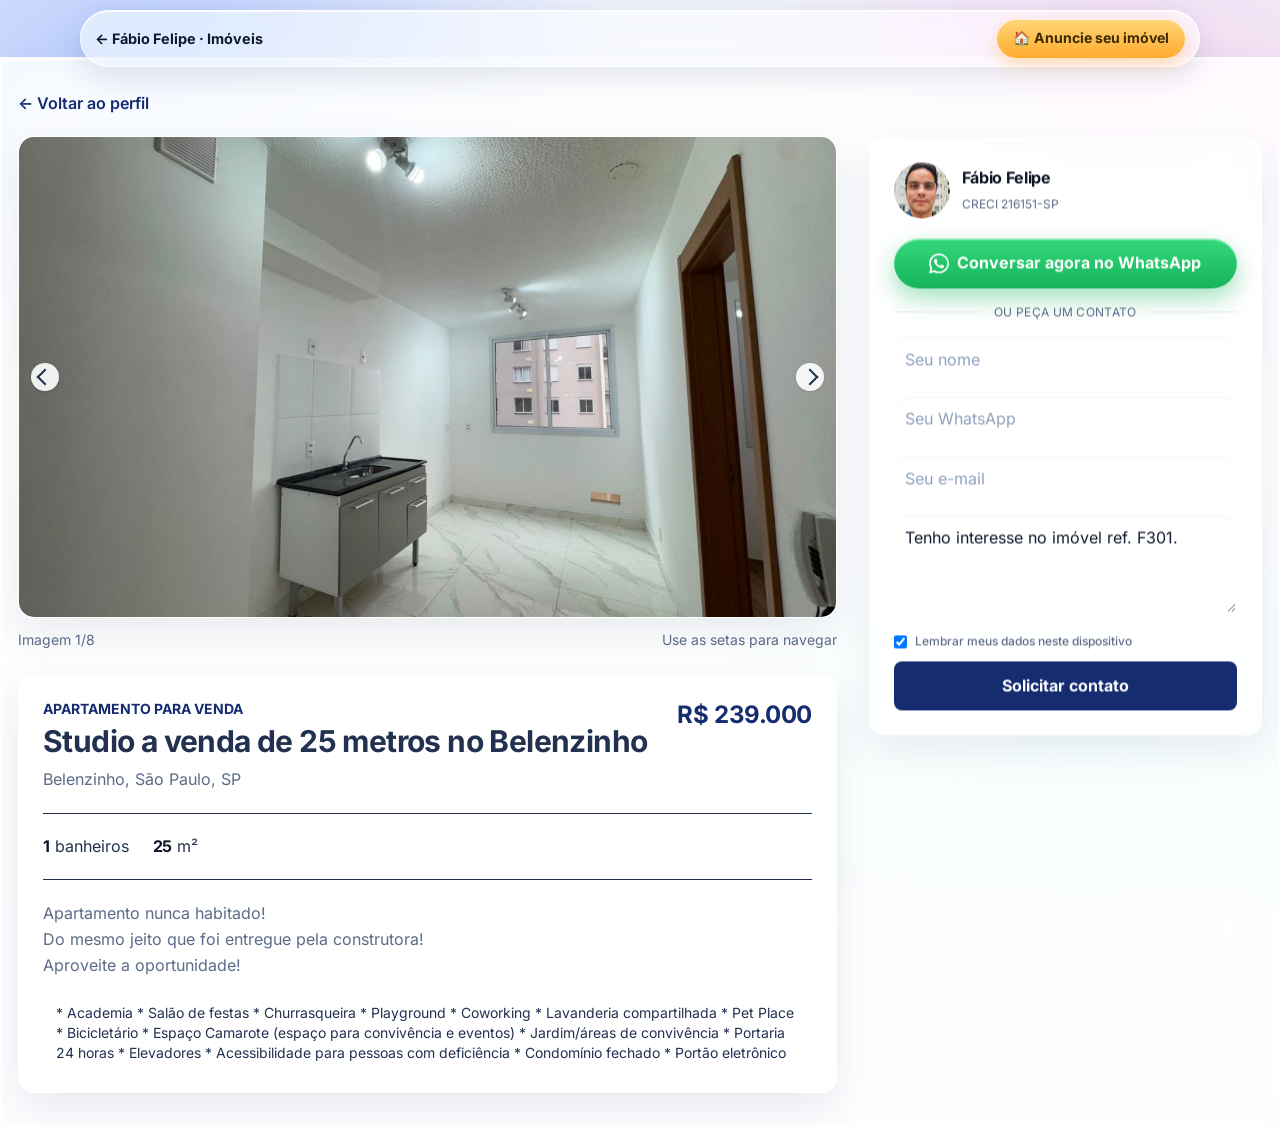
<file: imoveis/364c758b-52be-48a4-a93f-f605bc0d73a9/index.html>
<!DOCTYPE html><html lang="pt-BR"><head><meta charSet="UTF-8"/><meta name="viewport" content="width=device-width, initial-scale=1.0"/><title>Studio a venda de 25 metros no Belenzinho | BrokerLink</title><link rel="canonical" href="/imoveis/364c758b-52be-48a4-a93f-f605bc0d73a9/"/><meta name="description" content="Apartamento nunca habitado! 
Do mesmo jeito que foi entregue pela construtora!
Aproveite a oportunidade!"/><meta property="og:type" content="website"/><meta property="og:title" content="Studio a venda de 25 metros no Belenzinho | BrokerLink"/><meta property="og:description" content="Apartamento nunca habitado! 
Do mesmo jeito que foi entregue pela construtora!
Aproveite a oportunidade!"/><meta property="og:image" content="/brokerlink/uploads/corretores/35f3a626-eeab-41ef-ac6b-1ea419a82216/imoveis/364c758b-52be-48a4-a93f-f605bc0d73a9/e2fc492e-0e11-499b-bfd5-895e20bc08eb-master.jpg"/><meta name="twitter:card" content="summary_large_image"/><meta name="twitter:title" content="Studio a venda de 25 metros no Belenzinho | BrokerLink"/><meta name="twitter:description" content="Apartamento nunca habitado! 
Do mesmo jeito que foi entregue pela construtora!
Aproveite a oportunidade!"/><meta name="twitter:image" content="/brokerlink/uploads/corretores/35f3a626-eeab-41ef-ac6b-1ea419a82216/imoveis/364c758b-52be-48a4-a93f-f605bc0d73a9/e2fc492e-0e11-499b-bfd5-895e20bc08eb-master.jpg"/><link rel="icon" href="/brokerlink/favicon.ico" sizes="any"/><link rel="icon" type="image/svg+xml" href="/brokerlink/favicon.svg"/><link rel="stylesheet" href="/css/styles.min.css"/><link rel="stylesheet" href="/css/revolution-pages.css"/><link rel="stylesheet" href="/css/liquid-glass-pages.css"/></head><body><div class="lg-topbar"><div class="lg-topbar-inner"><a class="lg-back" href="/">← Fábio Felipe · Imóveis</a><a class="lg-cta" href="/#anuncie">🏠 Anuncie seu imóvel</a></div></div><div class="bg-gray-50 min-h-screen overflow-x-hidden"><main class="bg-gray-50 min-h-screen pb-24 lg:pb-0"><div class="max-w-7xl mx-auto px-4 py-8"><a href="/" class="text-primary font-semibold">← Voltar ao perfil</a><div class="grid lg:grid-cols-3 gap-8 mt-5"><div class="lg:col-span-2"><div id="property-gallery" class="space-y-3" data-gallery="1"><div class="relative overflow-hidden rounded-2xl bg-gray-100"><button type="button" data-gallery-prev="true" aria-label="Foto anterior" class="absolute left-3 top-1/2 z-10 -translate-y-1/2 rounded-full bg-white/90 p-2 text-gray-700 shadow hover:bg-white"><span class="block h-3 w-3 border-l-2 border-t-2 border-current -rotate-45"></span></button><button type="button" data-gallery-open="true" class="block w-full cursor-zoom-in"><img data-gallery-main="true" src="/brokerlink/uploads/corretores/35f3a626-eeab-41ef-ac6b-1ea419a82216/imoveis/364c758b-52be-48a4-a93f-f605bc0d73a9/e2fc492e-0e11-499b-bfd5-895e20bc08eb-master.jpg" alt="Studio a venda de 25 metros no Belenzinho - foto 1" class="h-80 w-full object-cover lg:h-[480px]"/></button><button type="button" data-gallery-next="true" aria-label="Próxima foto" class="absolute right-3 top-1/2 z-10 -translate-y-1/2 rounded-full bg-white/90 p-2 text-gray-700 shadow hover:bg-white"><span class="block h-3 w-3 border-r-2 border-t-2 border-current rotate-45"></span></button></div><div class="flex items-center justify-between text-sm text-gray-500"><span data-gallery-counter="true">Imagem 1/<!-- -->8</span><span class="hidden sm:inline">Use as setas para navegar</span></div></div><section class="bg-white border border-gray-200 rounded-2xl p-6 mt-6"><div class="flex flex-wrap justify-between gap-4"><div><p class="text-sm font-bold uppercase text-primary">Apartamento<!-- --> para <!-- -->venda</p><h1 class="text-3xl font-bold text-gray-900 mt-1">Studio a venda de 25 metros no Belenzinho</h1><p class="text-gray-500 mt-2">Belenzinho, São Paulo, SP</p></div><strong class="text-2xl text-primary">R$ 239.000</strong></div><div class="flex flex-wrap gap-6 py-5 my-5 border-y text-gray-700"><span><strong>1</strong> banheiros</span><span><strong>25</strong> m²</span></div><p class="text-gray-600 whitespace-pre-line leading-relaxed">Apartamento nunca habitado! 
Do mesmo jeito que foi entregue pela construtora!
Aproveite a oportunidade!</p><div class="flex flex-wrap gap-2 mt-5"><span class="bg-gray-100 rounded-full px-3 py-1 text-sm">* Academia * Salão de festas * Churrasqueira * Playground * Coworking * Lavanderia compartilhada * Pet Place * Bicicletário * Espaço Camarote (espaço para convivência e eventos) * Jardim/áreas de convivência * Portaria 24 horas * Elevadores * Acessibilidade para pessoas com deficiência * Condomínio fechado * Portão eletrônico</span></div></section></div><aside><div class="bg-white border border-gray-200 rounded-2xl p-6 sticky top-20"><div class="flex items-center gap-3 mb-5"><div class="w-14 h-14 rounded-full bg-blue-100 overflow-hidden"><img src="/brokerlink/uploads/corretores/35f3a626-eeab-41ef-ac6b-1ea419a82216/corretor-5-1782740356628-820094890.jpg" alt="" class="w-full h-full object-cover"/></div><div><strong class="block">Fábio Felipe</strong><span class="text-xs text-gray-500">CRECI <!-- -->216151<!-- -->-<!-- -->SP</span></div></div><a href="https://wa.me/5511975222840" target="_blank" rel="noopener noreferrer" data-main-whatsapp-button="true" class="flex items-center justify-center gap-2 bg-green-500 hover:bg-green-600 text-white text-center rounded-lg px-5 py-3 font-bold no-underline mb-4"><svg class="w-5 h-5 flex-shrink-0" viewBox="0 0 24 24" fill="currentColor" aria-hidden="true"><path d="M17.47 14.38c-.3-.15-1.76-.87-2.03-.97-.27-.1-.47-.15-.67.15-.2.3-.77.97-.94 1.16-.17.2-.35.22-.64.08-.3-.15-1.26-.46-2.39-1.48-.88-.79-1.48-1.76-1.65-2.06-.17-.3-.02-.46.13-.61.13-.13.3-.35.45-.52.15-.17.2-.3.3-.5.1-.2.05-.37-.03-.52-.07-.15-.67-1.61-.92-2.21-.24-.58-.49-.5-.67-.51h-.57c-.2 0-.52.07-.79.37-.27.3-1.04 1.02-1.04 2.48 0 1.46 1.07 2.88 1.21 3.07.15.2 2.1 3.2 5.08 4.49.71.31 1.26.49 1.69.63.71.23 1.36.2 1.87.12.57-.09 1.76-.72 2.01-1.41.25-.69.25-1.29.17-1.41-.07-.12-.27-.2-.57-.35M12.05 21.79h-.01a9.87 9.87 0 0 1-5.03-1.38l-.36-.21-3.74.98 1-3.65-.24-.37a9.86 9.86 0 0 1-1.51-5.26A9.89 9.89 0 0 1 12.05 2a9.82 9.82 0 0 1 6.99 2.9 9.83 9.83 0 0 1 2.89 7c0 5.45-4.44 9.89-9.88 9.89M20.46 3.49A11.82 11.82 0 0 0 12.05 0C5.5 0 .16 5.34.16 11.89c0 2.1.55 4.14 1.59 5.95L.06 24l6.3-1.65a11.88 11.88 0 0 0 5.68 1.45h.01c6.55 0 11.89-5.34 11.89-11.9a11.82 11.82 0 0 0-3.48-8.41"></path></svg>Conversar agora no WhatsApp</a><div class="flex items-center gap-3 my-4"><span class="h-px bg-gray-200 flex-1"></span><span class="text-xs uppercase tracking-wide text-gray-400">ou peça um contato</span><span class="h-px bg-gray-200 flex-1"></span></div><form data-lead-form="true" data-static-whatsapp-form="true" action="https://wa.me/5511975222840" method="GET" class="space-y-3"><input type="hidden" name="imovel_id" value="364c758b-52be-48a4-a93f-f605bc0d73a9"/><input type="hidden" name="link" value=""/><input type="hidden" name="origem" value="direto"/><input name="nome" autoComplete="name" required="" placeholder="Seu nome" class="w-full border rounded-lg p-2.5"/><input name="telefone" type="tel" autoComplete="tel" required="" placeholder="Seu WhatsApp" data-phone-mask="true" inputMode="numeric" maxLength="15" class="w-full border rounded-lg p-2.5"/><input name="email" type="email" autoComplete="email" placeholder="Seu e-mail" class="w-full border rounded-lg p-2.5"/><textarea name="mensagem" rows="3" class="w-full border rounded-lg p-2.5">Tenho interesse no imóvel ref. F301.</textarea><label class="flex items-start gap-2 text-xs text-gray-500"><input type="checkbox" name="lembrar_dados" class="mt-0.5" checked=""/><span>Lembrar meus dados neste dispositivo</span></label><button class="btn-primary w-full rounded-lg px-5 py-3 font-bold">Solicitar contato</button></form></div></aside></div></div></main><a href="https://wa.me/5511975222840" target="_blank" rel="noopener noreferrer" data-fixed-whatsapp-button="true" class="hidden fixed bottom-4 left-4 right-4 z-40 flex items-center justify-center gap-2 bg-green-500 text-white rounded-xl px-5 py-4 font-bold no-underline shadow-xl"><svg class="w-5 h-5 flex-shrink-0" viewBox="0 0 24 24" fill="currentColor" aria-hidden="true"><path d="M17.47 14.38c-.3-.15-1.76-.87-2.03-.97-.27-.1-.47-.15-.67.15-.2.3-.77.97-.94 1.16-.17.2-.35.22-.64.08-.3-.15-1.26-.46-2.39-1.48-.88-.79-1.48-1.76-1.65-2.06-.17-.3-.02-.46.13-.61.13-.13.3-.35.45-.52.15-.17.2-.3.3-.5.1-.2.05-.37-.03-.52-.07-.15-.67-1.61-.92-2.21-.24-.58-.49-.5-.67-.51h-.57c-.2 0-.52.07-.79.37-.27.3-1.04 1.02-1.04 2.48 0 1.46 1.07 2.88 1.21 3.07.15.2 2.1 3.2 5.08 4.49.71.31 1.26.49 1.69.63.71.23 1.36.2 1.87.12.57-.09 1.76-.72 2.01-1.41.25-.69.25-1.29.17-1.41-.07-.12-.27-.2-.57-.35M12.05 21.79h-.01a9.87 9.87 0 0 1-5.03-1.38l-.36-.21-3.74.98 1-3.65-.24-.37a9.86 9.86 0 0 1-1.51-5.26A9.89 9.89 0 0 1 12.05 2a9.82 9.82 0 0 1 6.99 2.9 9.83 9.83 0 0 1 2.89 7c0 5.45-4.44 9.89-9.88 9.89M20.46 3.49A11.82 11.82 0 0 0 12.05 0C5.5 0 .16 5.34.16 11.89c0 2.1.55 4.14 1.59 5.95L.06 24l6.3-1.65a11.88 11.88 0 0 0 5.68 1.45h.01c6.55 0 11.89-5.34 11.89-11.9a11.82 11.82 0 0 0-3.48-8.41"></path></svg>Conversar no WhatsApp</a><div id="location-capture" class="hidden fixed bottom-24 lg:bottom-4 left-4 right-4 sm:left-auto sm:w-96 z-50 bg-white border border-gray-200 rounded-xl p-4 shadow-xl" role="status" aria-live="polite"><div class="flex items-start gap-3"><div class="w-9 h-9 rounded-full bg-blue-50 text-primary flex items-center justify-center flex-shrink-0"><svg class="w-5 h-5" viewBox="0 0 24 24" fill="none" stroke="currentColor" stroke-width="2" aria-hidden="true"><path stroke-linecap="round" stroke-linejoin="round" d="M12 21s6-5.3 6-11a6 6 0 1 0-12 0c0 5.7 6 11 6 11Z"></path><circle cx="12" cy="10" r="2"></circle></svg></div><div class="flex-1"><strong class="block text-sm text-gray-900">Atendimento na sua região</strong><p id="location-capture-status" class="text-xs text-gray-500 mt-1">Autorize o navegador para identificarmos apenas sua cidade aproximada.</p></div><button id="location-capture-close" type="button" class="bg-transparent border-0 text-gray-400" aria-label="Fechar">×</button></div></div><script>
      (function () {
        const storageKey = 'brokerlink.leadIdentity.v1';
        const legacyStorageKey = ['brok', 'ermap.leadIdentity.v1'].join('');

        function readIdentity() {
          try {
            const rawValue = localStorage.getItem(storageKey) || localStorage.getItem(legacyStorageKey) || '{}';
            const value = JSON.parse(rawValue);
            if (localStorage.getItem(legacyStorageKey) && !localStorage.getItem(storageKey)) {
              localStorage.setItem(storageKey, JSON.stringify(value));
              localStorage.removeItem(legacyStorageKey);
            }
            return {
              nome: typeof value.nome === 'string' ? value.nome : '',
              telefone: typeof value.telefone === 'string' ? value.telefone : '',
              email: typeof value.email === 'string' ? value.email : ''
            };
          } catch (error) {
            return { nome: '', telefone: '', email: '' };
          }
        }

        function initializeLeadForms() {
          const identity = readIdentity();

          document.querySelectorAll('[data-lead-form]').forEach(function (form) {
            const nameInput = form.querySelector('[name="nome"]');
            const phoneInput = form.querySelector('[name="telefone"]');
            const emailInput = form.querySelector('[name="email"]');
            const rememberInput = form.querySelector('[name="lembrar_dados"]');

            if (nameInput && !nameInput.value) nameInput.value = identity.nome;
            if (phoneInput && !phoneInput.value) phoneInput.value = identity.telefone;
            if (emailInput && !emailInput.value) emailInput.value = identity.email;
            if (rememberInput && (identity.nome || identity.telefone || identity.email)) {
              rememberInput.checked = true;
            }

            form.addEventListener('submit', function () {
              if (rememberInput && rememberInput.checked) {
                localStorage.setItem(storageKey, JSON.stringify({
                  nome: nameInput ? nameInput.value.trim() : '',
                  telefone: phoneInput ? phoneInput.value.trim() : '',
                  email: emailInput ? emailInput.value.trim() : ''
                }));
                localStorage.removeItem(legacyStorageKey);
              } else {
                localStorage.removeItem(storageKey);
                localStorage.removeItem(legacyStorageKey);
              }
            });
          });
        }

        if (document.readyState === 'loading') {
          document.addEventListener('DOMContentLoaded', initializeLeadForms);
        } else {
          initializeLeadForms();
        }
      })();
    </script><script>
      (function () {
        function formatPhone(value) {
          var digits = String(value || '').replace(/\D/g, '');

          if (digits.startsWith('55') && digits.length > 11) {
            digits = digits.slice(2);
          }

          digits = digits.slice(0, 11);

          if (!digits) return '';
          if (digits.length <= 2) return '(' + digits;

          var ddd = digits.slice(0, 2);
          var number = digits.slice(2);

          if (digits.length <= 6) {
            return '(' + ddd + ') ' + number;
          }

          if (digits.length <= 10) {
            return '(' + ddd + ') ' + number.slice(0, 4) + '-' + number.slice(4);
          }

          return '(' + ddd + ') ' + number.slice(0, 5) + '-' + number.slice(5);
        }

        function applyMask(input) {
          if (!input || input.dataset.phoneMaskBound === '1') return;
          input.dataset.phoneMaskBound = '1';

          function sync() {
            var masked = formatPhone(input.value);
            if (input.value !== masked) {
              input.value = masked;
            }
          }

          input.addEventListener('input', sync);
          input.addEventListener('blur', sync);
          sync();
        }

        function initializePhoneMasks() {
          document.querySelectorAll('[data-phone-mask]').forEach(applyMask);
        }

        if (document.readyState === 'loading') {
          document.addEventListener('DOMContentLoaded', initializePhoneMasks);
        } else {
          initializePhoneMasks();
        }
      })();
    </script><script>
              (function () {
                var root = document.getElementById('property-gallery');
                if (!root) return;

                var images = [{"id":"e2fc492e-0e11-499b-bfd5-895e20bc08eb","src":"/brokerlink/uploads/corretores/35f3a626-eeab-41ef-ac6b-1ea419a82216/imoveis/364c758b-52be-48a4-a93f-f605bc0d73a9/e2fc492e-0e11-499b-bfd5-895e20bc08eb-master.jpg","thumb":"/brokerlink/uploads/corretores/35f3a626-eeab-41ef-ac6b-1ea419a82216/imoveis/364c758b-52be-48a4-a93f-f605bc0d73a9/e2fc492e-0e11-499b-bfd5-895e20bc08eb-thumb.jpg","width":1400,"height":1050},{"id":"a953e81a-6443-4aee-ba90-77e28da5d212","src":"/brokerlink/uploads/corretores/35f3a626-eeab-41ef-ac6b-1ea419a82216/imoveis/364c758b-52be-48a4-a93f-f605bc0d73a9/a953e81a-6443-4aee-ba90-77e28da5d212-master.jpg","thumb":"/brokerlink/uploads/corretores/35f3a626-eeab-41ef-ac6b-1ea419a82216/imoveis/364c758b-52be-48a4-a93f-f605bc0d73a9/a953e81a-6443-4aee-ba90-77e28da5d212-thumb.jpg","width":1400,"height":1050},{"id":"7bea0f10-8720-460e-88e0-3cf108970d75","src":"/brokerlink/uploads/corretores/35f3a626-eeab-41ef-ac6b-1ea419a82216/imoveis/364c758b-52be-48a4-a93f-f605bc0d73a9/7bea0f10-8720-460e-88e0-3cf108970d75-master.jpg","thumb":"/brokerlink/uploads/corretores/35f3a626-eeab-41ef-ac6b-1ea419a82216/imoveis/364c758b-52be-48a4-a93f-f605bc0d73a9/7bea0f10-8720-460e-88e0-3cf108970d75-thumb.jpg","width":1400,"height":1050},{"id":"785e95f5-c721-4380-8a5f-6f62d6595e3a","src":"/brokerlink/uploads/corretores/35f3a626-eeab-41ef-ac6b-1ea419a82216/imoveis/364c758b-52be-48a4-a93f-f605bc0d73a9/785e95f5-c721-4380-8a5f-6f62d6595e3a-master.jpg","thumb":"/brokerlink/uploads/corretores/35f3a626-eeab-41ef-ac6b-1ea419a82216/imoveis/364c758b-52be-48a4-a93f-f605bc0d73a9/785e95f5-c721-4380-8a5f-6f62d6595e3a-thumb.jpg","width":1400,"height":1050},{"id":"64c66e83-bcea-46f1-accb-d6c730ab8a74","src":"/brokerlink/uploads/corretores/35f3a626-eeab-41ef-ac6b-1ea419a82216/imoveis/364c758b-52be-48a4-a93f-f605bc0d73a9/64c66e83-bcea-46f1-accb-d6c730ab8a74-master.jpg","thumb":"/brokerlink/uploads/corretores/35f3a626-eeab-41ef-ac6b-1ea419a82216/imoveis/364c758b-52be-48a4-a93f-f605bc0d73a9/64c66e83-bcea-46f1-accb-d6c730ab8a74-thumb.jpg","width":1400,"height":1050},{"id":"3a643de6-2754-4b26-b0de-0aee7206a7af","src":"/brokerlink/uploads/corretores/35f3a626-eeab-41ef-ac6b-1ea419a82216/imoveis/364c758b-52be-48a4-a93f-f605bc0d73a9/3a643de6-2754-4b26-b0de-0aee7206a7af-master.jpg","thumb":"/brokerlink/uploads/corretores/35f3a626-eeab-41ef-ac6b-1ea419a82216/imoveis/364c758b-52be-48a4-a93f-f605bc0d73a9/3a643de6-2754-4b26-b0de-0aee7206a7af-thumb.jpg","width":1400,"height":1050},{"id":"75c970a5-c79e-4745-8ea3-58b4ede23df8","src":"/brokerlink/uploads/corretores/35f3a626-eeab-41ef-ac6b-1ea419a82216/imoveis/364c758b-52be-48a4-a93f-f605bc0d73a9/75c970a5-c79e-4745-8ea3-58b4ede23df8-master.jpg","thumb":"/brokerlink/uploads/corretores/35f3a626-eeab-41ef-ac6b-1ea419a82216/imoveis/364c758b-52be-48a4-a93f-f605bc0d73a9/75c970a5-c79e-4745-8ea3-58b4ede23df8-thumb.jpg","width":1400,"height":1050},{"id":"d82e5429-895e-4ab4-be8c-13126585700b","src":"/brokerlink/uploads/corretores/35f3a626-eeab-41ef-ac6b-1ea419a82216/imoveis/364c758b-52be-48a4-a93f-f605bc0d73a9/d82e5429-895e-4ab4-be8c-13126585700b-master.jpg","thumb":"/brokerlink/uploads/corretores/35f3a626-eeab-41ef-ac6b-1ea419a82216/imoveis/364c758b-52be-48a4-a93f-f605bc0d73a9/d82e5429-895e-4ab4-be8c-13126585700b-thumb.jpg","width":1400,"height":1050}];
                var title = "Studio a venda de 25 metros no Belenzinho";
                var index = 0;
                var isOpen = false;
                var mainImage = root.querySelector('[data-gallery-main]');
                var prevButton = root.querySelector('[data-gallery-prev]');
                var nextButton = root.querySelector('[data-gallery-next]');
                var openButton = root.querySelector('[data-gallery-open]');
                var counter = root.querySelector('[data-gallery-counter]');
                var mainWhatsappButton = document.querySelector('[data-main-whatsapp-button]');
                var fixedWhatsappButton = document.querySelector('[data-fixed-whatsapp-button]');

                var overlay = document.createElement('div');
                overlay.className = 'fixed inset-0 z-50 hidden items-center justify-center bg-black/80 p-4';
                overlay.setAttribute('data-gallery-modal', '1');
                overlay.innerHTML = '<button type="button" data-gallery-close class="absolute right-4 top-4 rounded-full bg-white/90 px-3 py-2 text-sm font-semibold text-gray-700">Fechar</button><button type="button" data-gallery-modal-prev aria-label="Foto anterior" class="absolute left-4 top-1/2 -translate-y-1/2 rounded-full bg-white/90 p-3 text-gray-700 shadow hover:bg-white"><span class="block h-3 w-3 border-l-2 border-t-2 border-current -rotate-45"></span></button><button type="button" data-gallery-modal-next aria-label="Próxima foto" class="absolute right-4 top-1/2 -translate-y-1/2 rounded-full bg-white/90 p-3 text-gray-700 shadow hover:bg-white"><span class="block h-3 w-3 border-r-2 border-t-2 border-current rotate-45"></span></button><img data-gallery-modal-image class="max-h-[90vh] max-w-[95vw] rounded-xl object-contain shadow-2xl" alt="" />';
                document.body.appendChild(overlay);

                var modalImage = overlay.querySelector('[data-gallery-modal-image]');
                var closeButton = overlay.querySelector('[data-gallery-close]');
                var modalPrevButton = overlay.querySelector('[data-gallery-modal-prev]');
                var modalNextButton = overlay.querySelector('[data-gallery-modal-next]');
                var touchStartX = 0;
                var touchStartY = 0;
                var touchEndX = 0;
                var touchEndY = 0;

                function currentImage() {
                  return images[index] || {};
                }

                function render() {
                  if (!images.length) return;
                  var image = currentImage();
                  mainImage.src = image.src || image.thumb || '';
                  mainImage.alt = title + ' - foto ' + (index + 1);
                  modalImage.src = image.src || image.thumb || '';
                  modalImage.alt = mainImage.alt;
                  if (counter) {
                    counter.textContent = 'Imagem ' + (index + 1) + '/' + images.length;
                  }
                }

                function step(direction) {
                  if (!images.length) return;
                  index = (index + direction + images.length) % images.length;
                  render();
                }

                function sync() {
                  render();
                }

                function openModal() {
                  if (!images.length) return;
                  overlay.classList.remove('hidden');
                  overlay.classList.add('flex');
                  isOpen = true;
                  render();
                }

                function closeModal() {
                  overlay.classList.add('hidden');
                  overlay.classList.remove('flex');
                  isOpen = false;
                }

                if (prevButton) {
                  prevButton.addEventListener('click', function () {
                    step(-1);
                  });
                }

                if (nextButton) {
                  nextButton.addEventListener('click', function () {
                    step(1);
                  });
                }

                if (openButton) {
                  openButton.addEventListener('click', openModal);
                }

                if (modalPrevButton) {
                  modalPrevButton.addEventListener('click', function (event) {
                    event.stopPropagation();
                    step(-1);
                  });
                }

                if (modalNextButton) {
                  modalNextButton.addEventListener('click', function (event) {
                    event.stopPropagation();
                    step(1);
                  });
                }

                root.addEventListener('touchstart', function (event) {
                  if (!event.touches || !event.touches.length) return;
                  touchStartX = event.touches[0].clientX;
                  touchStartY = event.touches[0].clientY;
                  touchEndX = touchStartX;
                  touchEndY = touchStartY;
                }, { passive: true });

                root.addEventListener('touchmove', function (event) {
                  if (!event.touches || !event.touches.length) return;
                  touchEndX = event.touches[0].clientX;
                  touchEndY = event.touches[0].clientY;
                }, { passive: true });

                root.addEventListener('touchend', function () {
                  if (!images.length) return;
                  var diffX = touchEndX - touchStartX;
                  var diffY = touchEndY - touchStartY;
                  if (Math.abs(diffX) < 50 || Math.abs(diffX) <= Math.abs(diffY)) return;
                  step(diffX < 0 ? 1 : -1);
                });

                overlay.addEventListener('click', function (event) {
                  if (event.target === overlay) closeModal();
                });

                closeButton.addEventListener('click', closeModal);
                document.addEventListener('keydown', function (event) {
                  if (!isOpen) return;
                  if (event.key === 'Escape') closeModal();
                  if (event.key === 'ArrowLeft') step(-1);
                  if (event.key === 'ArrowRight') step(1);
                });

                render();

                if (mainWhatsappButton && fixedWhatsappButton && 'IntersectionObserver' in window) {
                  var syncWhatsappVisibility = function (isVisible) {
                    fixedWhatsappButton.classList.toggle('hidden', isVisible);
                  };

                  var observer = new IntersectionObserver(function (entries) {
                    entries.forEach(function (entry) {
                      syncWhatsappVisibility(entry.isIntersecting);
                    });
                  }, {
                    threshold: 0.1,
                  });

                  observer.observe(mainWhatsappButton);
                  syncWhatsappVisibility(mainWhatsappButton.getBoundingClientRect().top < window.innerHeight && mainWhatsappButton.getBoundingClientRect().bottom > 0);
                }
              })();
            </script></div><script>
  (function () {
    var phone = '5511975222840';

    function field(form, name) {
      var input = form.querySelector('[name="' + name + '"]');
      return input ? String(input.value || '').trim() : '';
    }

    document.querySelectorAll('[data-static-whatsapp-form]').forEach(function (form) {
      form.addEventListener('submit', function (event) {
        event.preventDefault();

        var title = document.querySelector('h1');
        var canonical = document.querySelector('link[rel="canonical"]');
        var lines = ['Olá, Fábio! Gostaria de receber mais informações.'];
        var name = field(form, 'nome');
        var contactPhone = field(form, 'telefone');
        var email = field(form, 'email');
        var message = field(form, 'mensagem');

        if (title) lines.push('Página: ' + title.textContent.trim());
        if (name) lines.push('Nome: ' + name);
        if (contactPhone) lines.push('Meu WhatsApp: ' + contactPhone);
        if (email) lines.push('E-mail: ' + email);
        if (message) lines.push('Mensagem: ' + message);
        if (canonical) lines.push('Link: ' + canonical.href);

        var url = 'https://wa.me/' + phone + '?text=' + encodeURIComponent(lines.join('\n'));
        window.open(url, '_blank', 'noopener,noreferrer');
      });
    });
  })();
</script></body></html>
</file>
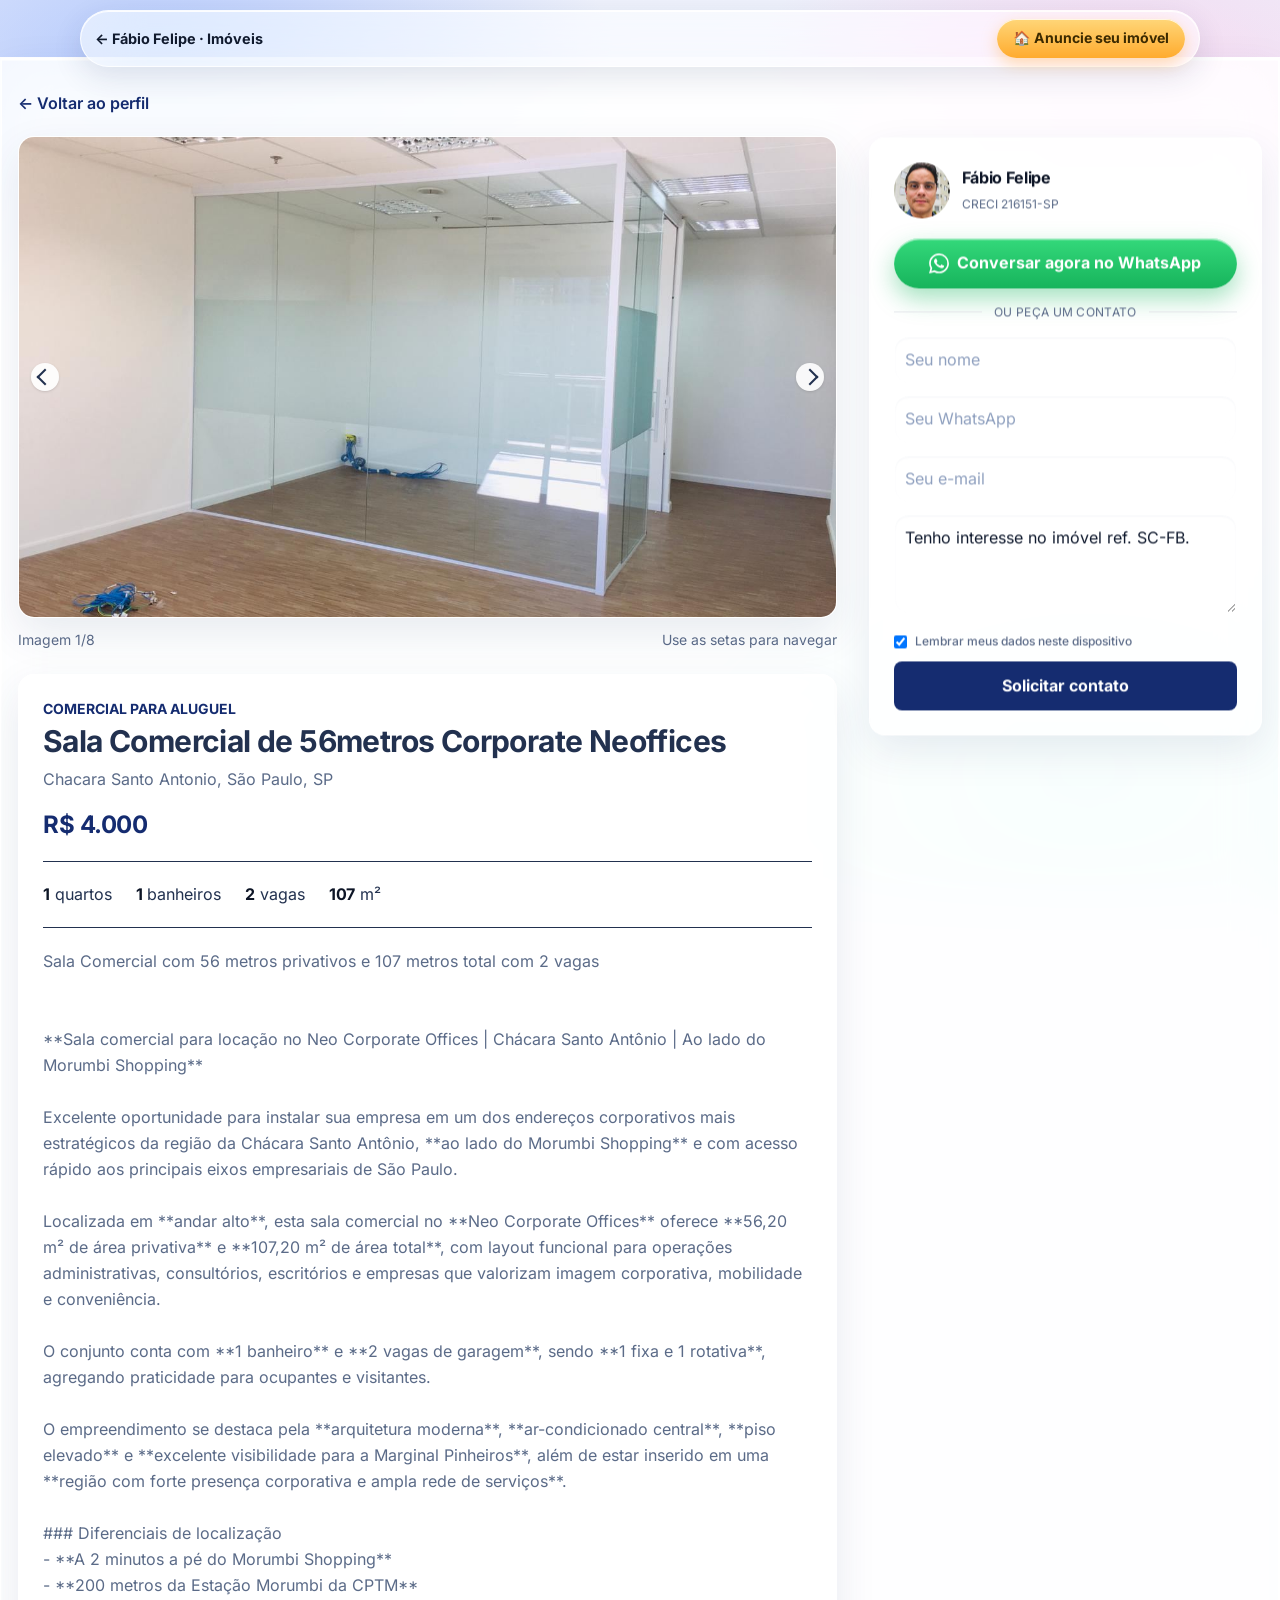
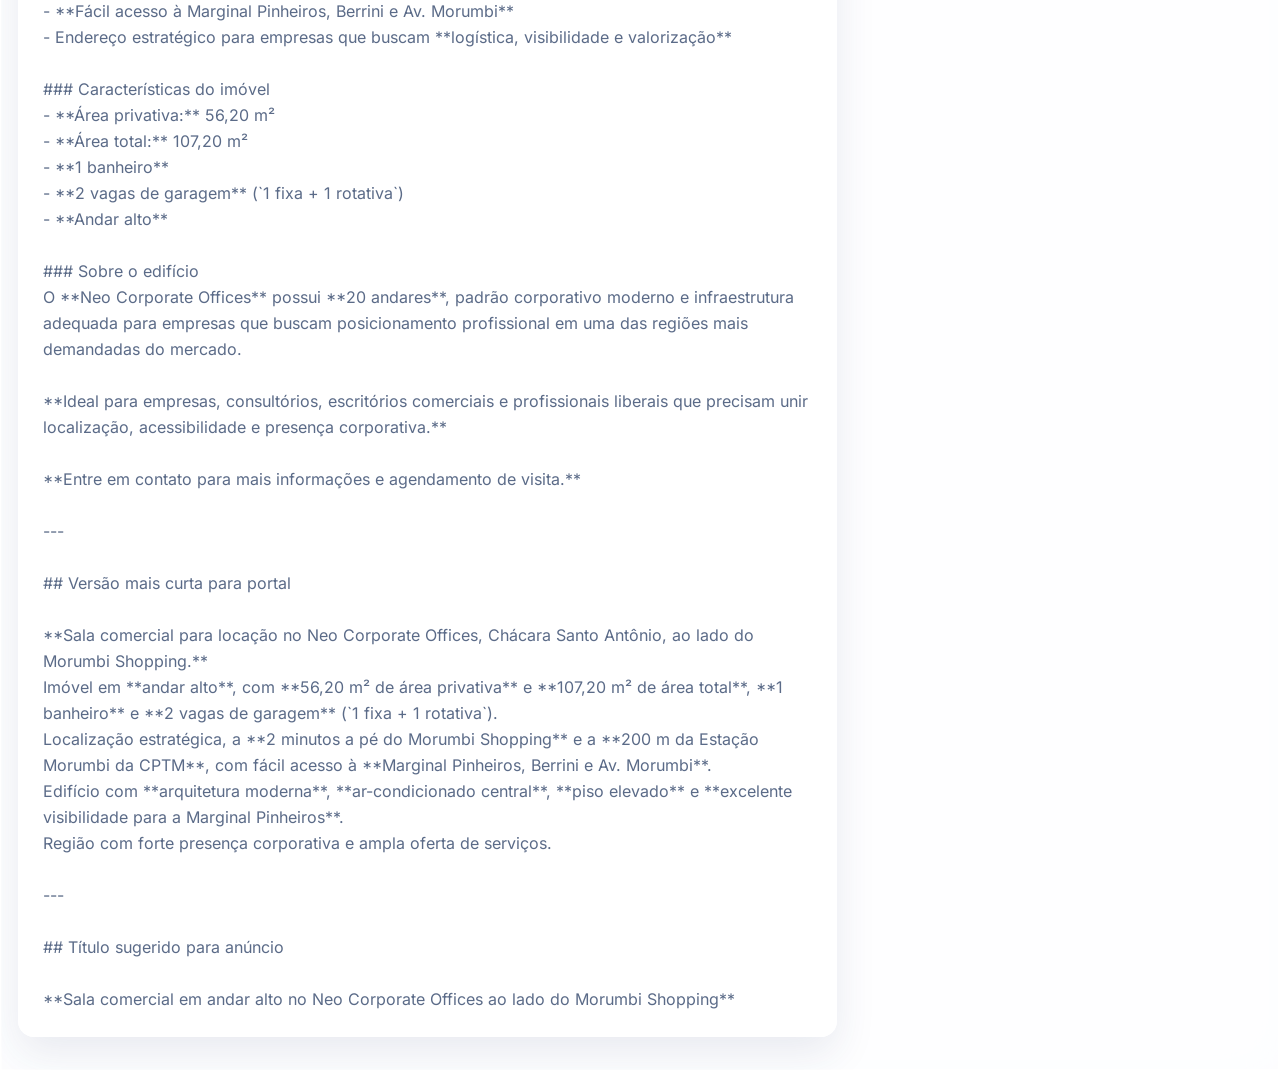
<file: imoveis/3a87e39f-74d1-4cf4-842e-2f8b0901fa7a/index.html>
<!DOCTYPE html><html lang="pt-BR"><head><meta charSet="UTF-8"/><meta name="viewport" content="width=device-width, initial-scale=1.0"/><title>Sala Comercial de 56metros Corporate Neoffices | BrokerLink</title><link rel="canonical" href="/imoveis/3a87e39f-74d1-4cf4-842e-2f8b0901fa7a/"/><meta name="description" content="Sala Comercial com 56 metros privativos e 107 metros total com 2 vagas


**Sala comercial para locação no Neo Corporate Offices | Chácara Santo Antônio | Ao lado do Morumbi Shopping**

Excelente oportunidade para instalar sua empresa em um dos endereços corporativos mais estratégicos da região da Chácara Santo Antônio, **ao lado do Morumbi Shopping** e com acesso rápido aos principais eixos empresariais de São Paulo.

Localizada em **andar alto**, esta sala comercial no **Neo Corporate Offices** oferece **56,20 m² de área privativa** e **107,20 m² de área total**, com layout funcional para operações administrativas, consultórios, escritórios e empresas que valorizam imagem corporativa, mobilidade e conveniência.

O conjunto conta com **1 banheiro** e **2 vagas de garagem**, sendo **1 fixa e 1 rotativa**, agregando praticidade para ocupantes e visitantes.

O empreendimento se destaca pela **arquitetura moderna**, **ar-condicionado central**, **piso elevado** e **excelente visibilidade para a Marginal Pinheiros**, além de estar inserido em uma **região com forte presença corporativa e ampla rede de serviços**.

### Diferenciais de localização
- **A 2 minutos a pé do Morumbi Shopping**
- **200 metros da Estação Morumbi da CPTM**
- **Fácil acesso à Marginal Pinheiros, Berrini e Av. Morumbi**
- Endereço estratégico para empresas que buscam **logística, visibilidade e valorização**

### Características do imóvel
- **Área privativa:** 56,20 m²
- **Área total:** 107,20 m²
- **1 banheiro**
- **2 vagas de garagem** (`1 fixa + 1 rotativa`)
- **Andar alto**

### Sobre o edifício
O **Neo Corporate Offices** possui **20 andares**, padrão corporativo moderno e infraestrutura adequada para empresas que buscam posicionamento profissional em uma das regiões mais demandadas do mercado.

**Ideal para empresas, consultórios, escritórios comerciais e profissionais liberais que precisam unir localização, acessibilidade e presença corporativa.**

**Entre em contato para mais informações e agendamento de visita.**

---

## Versão mais curta para portal

**Sala comercial para locação no Neo Corporate Offices, Chácara Santo Antônio, ao lado do Morumbi Shopping.**
Imóvel em **andar alto**, com **56,20 m² de área privativa** e **107,20 m² de área total**, **1 banheiro** e **2 vagas de garagem** (`1 fixa + 1 rotativa`).
Localização estratégica, a **2 minutos a pé do Morumbi Shopping** e a **200 m da Estação Morumbi da CPTM**, com fácil acesso à **Marginal Pinheiros, Berrini e Av. Morumbi**.
Edifício com **arquitetura moderna**, **ar-condicionado central**, **piso elevado** e **excelente visibilidade para a Marginal Pinheiros**.
Região com forte presença corporativa e ampla oferta de serviços.

---

## Título sugerido para anúncio

**Sala comercial em andar alto no Neo Corporate Offices ao lado do Morumbi Shopping**"/><meta property="og:type" content="website"/><meta property="og:title" content="Sala Comercial de 56metros Corporate Neoffices | BrokerLink"/><meta property="og:description" content="Sala Comercial com 56 metros privativos e 107 metros total com 2 vagas


**Sala comercial para locação no Neo Corporate Offices | Chácara Santo Antônio | Ao lado do Morumbi Shopping**

Excelente oportunidade para instalar sua empresa em um dos endereços corporativos mais estratégicos da região da Chácara Santo Antônio, **ao lado do Morumbi Shopping** e com acesso rápido aos principais eixos empresariais de São Paulo.

Localizada em **andar alto**, esta sala comercial no **Neo Corporate Offices** oferece **56,20 m² de área privativa** e **107,20 m² de área total**, com layout funcional para operações administrativas, consultórios, escritórios e empresas que valorizam imagem corporativa, mobilidade e conveniência.

O conjunto conta com **1 banheiro** e **2 vagas de garagem**, sendo **1 fixa e 1 rotativa**, agregando praticidade para ocupantes e visitantes.

O empreendimento se destaca pela **arquitetura moderna**, **ar-condicionado central**, **piso elevado** e **excelente visibilidade para a Marginal Pinheiros**, além de estar inserido em uma **região com forte presença corporativa e ampla rede de serviços**.

### Diferenciais de localização
- **A 2 minutos a pé do Morumbi Shopping**
- **200 metros da Estação Morumbi da CPTM**
- **Fácil acesso à Marginal Pinheiros, Berrini e Av. Morumbi**
- Endereço estratégico para empresas que buscam **logística, visibilidade e valorização**

### Características do imóvel
- **Área privativa:** 56,20 m²
- **Área total:** 107,20 m²
- **1 banheiro**
- **2 vagas de garagem** (`1 fixa + 1 rotativa`)
- **Andar alto**

### Sobre o edifício
O **Neo Corporate Offices** possui **20 andares**, padrão corporativo moderno e infraestrutura adequada para empresas que buscam posicionamento profissional em uma das regiões mais demandadas do mercado.

**Ideal para empresas, consultórios, escritórios comerciais e profissionais liberais que precisam unir localização, acessibilidade e presença corporativa.**

**Entre em contato para mais informações e agendamento de visita.**

---

## Versão mais curta para portal

**Sala comercial para locação no Neo Corporate Offices, Chácara Santo Antônio, ao lado do Morumbi Shopping.**
Imóvel em **andar alto**, com **56,20 m² de área privativa** e **107,20 m² de área total**, **1 banheiro** e **2 vagas de garagem** (`1 fixa + 1 rotativa`).
Localização estratégica, a **2 minutos a pé do Morumbi Shopping** e a **200 m da Estação Morumbi da CPTM**, com fácil acesso à **Marginal Pinheiros, Berrini e Av. Morumbi**.
Edifício com **arquitetura moderna**, **ar-condicionado central**, **piso elevado** e **excelente visibilidade para a Marginal Pinheiros**.
Região com forte presença corporativa e ampla oferta de serviços.

---

## Título sugerido para anúncio

**Sala comercial em andar alto no Neo Corporate Offices ao lado do Morumbi Shopping**"/><meta property="og:image" content="/brokerlink/uploads/corretores/35f3a626-eeab-41ef-ac6b-1ea419a82216/imoveis/3a87e39f-74d1-4cf4-842e-2f8b0901fa7a/7d595ae7-5dc5-4727-b192-ebfa8c833da0-master.jpg"/><meta name="twitter:card" content="summary_large_image"/><meta name="twitter:title" content="Sala Comercial de 56metros Corporate Neoffices | BrokerLink"/><meta name="twitter:description" content="Sala Comercial com 56 metros privativos e 107 metros total com 2 vagas


**Sala comercial para locação no Neo Corporate Offices | Chácara Santo Antônio | Ao lado do Morumbi Shopping**

Excelente oportunidade para instalar sua empresa em um dos endereços corporativos mais estratégicos da região da Chácara Santo Antônio, **ao lado do Morumbi Shopping** e com acesso rápido aos principais eixos empresariais de São Paulo.

Localizada em **andar alto**, esta sala comercial no **Neo Corporate Offices** oferece **56,20 m² de área privativa** e **107,20 m² de área total**, com layout funcional para operações administrativas, consultórios, escritórios e empresas que valorizam imagem corporativa, mobilidade e conveniência.

O conjunto conta com **1 banheiro** e **2 vagas de garagem**, sendo **1 fixa e 1 rotativa**, agregando praticidade para ocupantes e visitantes.

O empreendimento se destaca pela **arquitetura moderna**, **ar-condicionado central**, **piso elevado** e **excelente visibilidade para a Marginal Pinheiros**, além de estar inserido em uma **região com forte presença corporativa e ampla rede de serviços**.

### Diferenciais de localização
- **A 2 minutos a pé do Morumbi Shopping**
- **200 metros da Estação Morumbi da CPTM**
- **Fácil acesso à Marginal Pinheiros, Berrini e Av. Morumbi**
- Endereço estratégico para empresas que buscam **logística, visibilidade e valorização**

### Características do imóvel
- **Área privativa:** 56,20 m²
- **Área total:** 107,20 m²
- **1 banheiro**
- **2 vagas de garagem** (`1 fixa + 1 rotativa`)
- **Andar alto**

### Sobre o edifício
O **Neo Corporate Offices** possui **20 andares**, padrão corporativo moderno e infraestrutura adequada para empresas que buscam posicionamento profissional em uma das regiões mais demandadas do mercado.

**Ideal para empresas, consultórios, escritórios comerciais e profissionais liberais que precisam unir localização, acessibilidade e presença corporativa.**

**Entre em contato para mais informações e agendamento de visita.**

---

## Versão mais curta para portal

**Sala comercial para locação no Neo Corporate Offices, Chácara Santo Antônio, ao lado do Morumbi Shopping.**
Imóvel em **andar alto**, com **56,20 m² de área privativa** e **107,20 m² de área total**, **1 banheiro** e **2 vagas de garagem** (`1 fixa + 1 rotativa`).
Localização estratégica, a **2 minutos a pé do Morumbi Shopping** e a **200 m da Estação Morumbi da CPTM**, com fácil acesso à **Marginal Pinheiros, Berrini e Av. Morumbi**.
Edifício com **arquitetura moderna**, **ar-condicionado central**, **piso elevado** e **excelente visibilidade para a Marginal Pinheiros**.
Região com forte presença corporativa e ampla oferta de serviços.

---

## Título sugerido para anúncio

**Sala comercial em andar alto no Neo Corporate Offices ao lado do Morumbi Shopping**"/><meta name="twitter:image" content="/brokerlink/uploads/corretores/35f3a626-eeab-41ef-ac6b-1ea419a82216/imoveis/3a87e39f-74d1-4cf4-842e-2f8b0901fa7a/7d595ae7-5dc5-4727-b192-ebfa8c833da0-master.jpg"/><link rel="icon" href="/brokerlink/favicon.ico" sizes="any"/><link rel="icon" type="image/svg+xml" href="/brokerlink/favicon.svg"/><link rel="stylesheet" href="/css/styles.min.css"/><link rel="stylesheet" href="/css/revolution-pages.css"/><link rel="stylesheet" href="/css/liquid-glass-pages.css"/></head><body><div class="lg-topbar"><div class="lg-topbar-inner"><a class="lg-back" href="/">← Fábio Felipe · Imóveis</a><a class="lg-cta" href="/#anuncie">🏠 Anuncie seu imóvel</a></div></div><div class="bg-gray-50 min-h-screen overflow-x-hidden"><main class="bg-gray-50 min-h-screen pb-24 lg:pb-0"><div class="max-w-7xl mx-auto px-4 py-8"><a href="/" class="text-primary font-semibold">← Voltar ao perfil</a><div class="grid lg:grid-cols-3 gap-8 mt-5"><div class="lg:col-span-2"><div id="property-gallery" class="space-y-3" data-gallery="1"><div class="relative overflow-hidden rounded-2xl bg-gray-100"><button type="button" data-gallery-prev="true" aria-label="Foto anterior" class="absolute left-3 top-1/2 z-10 -translate-y-1/2 rounded-full bg-white/90 p-2 text-gray-700 shadow hover:bg-white"><span class="block h-3 w-3 border-l-2 border-t-2 border-current -rotate-45"></span></button><button type="button" data-gallery-open="true" class="block w-full cursor-zoom-in"><img data-gallery-main="true" src="/brokerlink/uploads/corretores/35f3a626-eeab-41ef-ac6b-1ea419a82216/imoveis/3a87e39f-74d1-4cf4-842e-2f8b0901fa7a/7d595ae7-5dc5-4727-b192-ebfa8c833da0-master.jpg" alt="Sala Comercial de 56metros Corporate Neoffices - foto 1" class="h-80 w-full object-cover lg:h-[480px]"/></button><button type="button" data-gallery-next="true" aria-label="Próxima foto" class="absolute right-3 top-1/2 z-10 -translate-y-1/2 rounded-full bg-white/90 p-2 text-gray-700 shadow hover:bg-white"><span class="block h-3 w-3 border-r-2 border-t-2 border-current rotate-45"></span></button></div><div class="flex items-center justify-between text-sm text-gray-500"><span data-gallery-counter="true">Imagem 1/<!-- -->8</span><span class="hidden sm:inline">Use as setas para navegar</span></div></div><section class="bg-white border border-gray-200 rounded-2xl p-6 mt-6"><div class="flex flex-wrap justify-between gap-4"><div><p class="text-sm font-bold uppercase text-primary">Comercial<!-- --> para <!-- -->aluguel</p><h1 class="text-3xl font-bold text-gray-900 mt-1">Sala Comercial de 56metros Corporate Neoffices</h1><p class="text-gray-500 mt-2">Chacara Santo Antonio, São Paulo, SP</p></div><strong class="text-2xl text-primary">R$ 4.000</strong></div><div class="flex flex-wrap gap-6 py-5 my-5 border-y text-gray-700"><span><strong>1</strong> quartos</span><span><strong>1</strong> banheiros</span><span><strong>2</strong> vagas</span><span><strong>107</strong> m²</span></div><p class="text-gray-600 whitespace-pre-line leading-relaxed">Sala Comercial com 56 metros privativos e 107 metros total com 2 vagas


**Sala comercial para locação no Neo Corporate Offices | Chácara Santo Antônio | Ao lado do Morumbi Shopping**

Excelente oportunidade para instalar sua empresa em um dos endereços corporativos mais estratégicos da região da Chácara Santo Antônio, **ao lado do Morumbi Shopping** e com acesso rápido aos principais eixos empresariais de São Paulo.

Localizada em **andar alto**, esta sala comercial no **Neo Corporate Offices** oferece **56,20 m² de área privativa** e **107,20 m² de área total**, com layout funcional para operações administrativas, consultórios, escritórios e empresas que valorizam imagem corporativa, mobilidade e conveniência.

O conjunto conta com **1 banheiro** e **2 vagas de garagem**, sendo **1 fixa e 1 rotativa**, agregando praticidade para ocupantes e visitantes.

O empreendimento se destaca pela **arquitetura moderna**, **ar-condicionado central**, **piso elevado** e **excelente visibilidade para a Marginal Pinheiros**, além de estar inserido em uma **região com forte presença corporativa e ampla rede de serviços**.

### Diferenciais de localização
- **A 2 minutos a pé do Morumbi Shopping**
- **200 metros da Estação Morumbi da CPTM**
- **Fácil acesso à Marginal Pinheiros, Berrini e Av. Morumbi**
- Endereço estratégico para empresas que buscam **logística, visibilidade e valorização**

### Características do imóvel
- **Área privativa:** 56,20 m²
- **Área total:** 107,20 m²
- **1 banheiro**
- **2 vagas de garagem** (`1 fixa + 1 rotativa`)
- **Andar alto**

### Sobre o edifício
O **Neo Corporate Offices** possui **20 andares**, padrão corporativo moderno e infraestrutura adequada para empresas que buscam posicionamento profissional em uma das regiões mais demandadas do mercado.

**Ideal para empresas, consultórios, escritórios comerciais e profissionais liberais que precisam unir localização, acessibilidade e presença corporativa.**

**Entre em contato para mais informações e agendamento de visita.**

---

## Versão mais curta para portal

**Sala comercial para locação no Neo Corporate Offices, Chácara Santo Antônio, ao lado do Morumbi Shopping.**
Imóvel em **andar alto**, com **56,20 m² de área privativa** e **107,20 m² de área total**, **1 banheiro** e **2 vagas de garagem** (`1 fixa + 1 rotativa`).
Localização estratégica, a **2 minutos a pé do Morumbi Shopping** e a **200 m da Estação Morumbi da CPTM**, com fácil acesso à **Marginal Pinheiros, Berrini e Av. Morumbi**.
Edifício com **arquitetura moderna**, **ar-condicionado central**, **piso elevado** e **excelente visibilidade para a Marginal Pinheiros**.
Região com forte presença corporativa e ampla oferta de serviços.

---

## Título sugerido para anúncio

**Sala comercial em andar alto no Neo Corporate Offices ao lado do Morumbi Shopping**</p></section></div><aside><div class="bg-white border border-gray-200 rounded-2xl p-6 sticky top-20"><div class="flex items-center gap-3 mb-5"><div class="w-14 h-14 rounded-full bg-blue-100 overflow-hidden"><img src="/brokerlink/uploads/corretores/35f3a626-eeab-41ef-ac6b-1ea419a82216/corretor-5-1782740356628-820094890.jpg" alt="" class="w-full h-full object-cover"/></div><div><strong class="block">Fábio Felipe</strong><span class="text-xs text-gray-500">CRECI <!-- -->216151<!-- -->-<!-- -->SP</span></div></div><a href="https://wa.me/5511975222840" target="_blank" rel="noopener noreferrer" data-main-whatsapp-button="true" class="flex items-center justify-center gap-2 bg-green-500 hover:bg-green-600 text-white text-center rounded-lg px-5 py-3 font-bold no-underline mb-4"><svg class="w-5 h-5 flex-shrink-0" viewBox="0 0 24 24" fill="currentColor" aria-hidden="true"><path d="M17.47 14.38c-.3-.15-1.76-.87-2.03-.97-.27-.1-.47-.15-.67.15-.2.3-.77.97-.94 1.16-.17.2-.35.22-.64.08-.3-.15-1.26-.46-2.39-1.48-.88-.79-1.48-1.76-1.65-2.06-.17-.3-.02-.46.13-.61.13-.13.3-.35.45-.52.15-.17.2-.3.3-.5.1-.2.05-.37-.03-.52-.07-.15-.67-1.61-.92-2.21-.24-.58-.49-.5-.67-.51h-.57c-.2 0-.52.07-.79.37-.27.3-1.04 1.02-1.04 2.48 0 1.46 1.07 2.88 1.21 3.07.15.2 2.1 3.2 5.08 4.49.71.31 1.26.49 1.69.63.71.23 1.36.2 1.87.12.57-.09 1.76-.72 2.01-1.41.25-.69.25-1.29.17-1.41-.07-.12-.27-.2-.57-.35M12.05 21.79h-.01a9.87 9.87 0 0 1-5.03-1.38l-.36-.21-3.74.98 1-3.65-.24-.37a9.86 9.86 0 0 1-1.51-5.26A9.89 9.89 0 0 1 12.05 2a9.82 9.82 0 0 1 6.99 2.9 9.83 9.83 0 0 1 2.89 7c0 5.45-4.44 9.89-9.88 9.89M20.46 3.49A11.82 11.82 0 0 0 12.05 0C5.5 0 .16 5.34.16 11.89c0 2.1.55 4.14 1.59 5.95L.06 24l6.3-1.65a11.88 11.88 0 0 0 5.68 1.45h.01c6.55 0 11.89-5.34 11.89-11.9a11.82 11.82 0 0 0-3.48-8.41"></path></svg>Conversar agora no WhatsApp</a><div class="flex items-center gap-3 my-4"><span class="h-px bg-gray-200 flex-1"></span><span class="text-xs uppercase tracking-wide text-gray-400">ou peça um contato</span><span class="h-px bg-gray-200 flex-1"></span></div><form data-lead-form="true" data-static-whatsapp-form="true" action="https://wa.me/5511975222840" method="GET" class="space-y-3"><input type="hidden" name="imovel_id" value="3a87e39f-74d1-4cf4-842e-2f8b0901fa7a"/><input type="hidden" name="link" value=""/><input type="hidden" name="origem" value="direto"/><input name="nome" autoComplete="name" required="" placeholder="Seu nome" class="w-full border rounded-lg p-2.5"/><input name="telefone" type="tel" autoComplete="tel" required="" placeholder="Seu WhatsApp" data-phone-mask="true" inputMode="numeric" maxLength="15" class="w-full border rounded-lg p-2.5"/><input name="email" type="email" autoComplete="email" placeholder="Seu e-mail" class="w-full border rounded-lg p-2.5"/><textarea name="mensagem" rows="3" class="w-full border rounded-lg p-2.5">Tenho interesse no imóvel ref. SC-FB.</textarea><label class="flex items-start gap-2 text-xs text-gray-500"><input type="checkbox" name="lembrar_dados" class="mt-0.5" checked=""/><span>Lembrar meus dados neste dispositivo</span></label><button class="btn-primary w-full rounded-lg px-5 py-3 font-bold">Solicitar contato</button></form></div></aside></div></div></main><a href="https://wa.me/5511975222840" target="_blank" rel="noopener noreferrer" data-fixed-whatsapp-button="true" class="hidden fixed bottom-4 left-4 right-4 z-40 flex items-center justify-center gap-2 bg-green-500 text-white rounded-xl px-5 py-4 font-bold no-underline shadow-xl"><svg class="w-5 h-5 flex-shrink-0" viewBox="0 0 24 24" fill="currentColor" aria-hidden="true"><path d="M17.47 14.38c-.3-.15-1.76-.87-2.03-.97-.27-.1-.47-.15-.67.15-.2.3-.77.97-.94 1.16-.17.2-.35.22-.64.08-.3-.15-1.26-.46-2.39-1.48-.88-.79-1.48-1.76-1.65-2.06-.17-.3-.02-.46.13-.61.13-.13.3-.35.45-.52.15-.17.2-.3.3-.5.1-.2.05-.37-.03-.52-.07-.15-.67-1.61-.92-2.21-.24-.58-.49-.5-.67-.51h-.57c-.2 0-.52.07-.79.37-.27.3-1.04 1.02-1.04 2.48 0 1.46 1.07 2.88 1.21 3.07.15.2 2.1 3.2 5.08 4.49.71.31 1.26.49 1.69.63.71.23 1.36.2 1.87.12.57-.09 1.76-.72 2.01-1.41.25-.69.25-1.29.17-1.41-.07-.12-.27-.2-.57-.35M12.05 21.79h-.01a9.87 9.87 0 0 1-5.03-1.38l-.36-.21-3.74.98 1-3.65-.24-.37a9.86 9.86 0 0 1-1.51-5.26A9.89 9.89 0 0 1 12.05 2a9.82 9.82 0 0 1 6.99 2.9 9.83 9.83 0 0 1 2.89 7c0 5.45-4.44 9.89-9.88 9.89M20.46 3.49A11.82 11.82 0 0 0 12.05 0C5.5 0 .16 5.34.16 11.89c0 2.1.55 4.14 1.59 5.95L.06 24l6.3-1.65a11.88 11.88 0 0 0 5.68 1.45h.01c6.55 0 11.89-5.34 11.89-11.9a11.82 11.82 0 0 0-3.48-8.41"></path></svg>Conversar no WhatsApp</a><div id="location-capture" class="hidden fixed bottom-24 lg:bottom-4 left-4 right-4 sm:left-auto sm:w-96 z-50 bg-white border border-gray-200 rounded-xl p-4 shadow-xl" role="status" aria-live="polite"><div class="flex items-start gap-3"><div class="w-9 h-9 rounded-full bg-blue-50 text-primary flex items-center justify-center flex-shrink-0"><svg class="w-5 h-5" viewBox="0 0 24 24" fill="none" stroke="currentColor" stroke-width="2" aria-hidden="true"><path stroke-linecap="round" stroke-linejoin="round" d="M12 21s6-5.3 6-11a6 6 0 1 0-12 0c0 5.7 6 11 6 11Z"></path><circle cx="12" cy="10" r="2"></circle></svg></div><div class="flex-1"><strong class="block text-sm text-gray-900">Atendimento na sua região</strong><p id="location-capture-status" class="text-xs text-gray-500 mt-1">Autorize o navegador para identificarmos apenas sua cidade aproximada.</p></div><button id="location-capture-close" type="button" class="bg-transparent border-0 text-gray-400" aria-label="Fechar">×</button></div></div><script>
      (function () {
        const storageKey = 'brokerlink.leadIdentity.v1';
        const legacyStorageKey = ['brok', 'ermap.leadIdentity.v1'].join('');

        function readIdentity() {
          try {
            const rawValue = localStorage.getItem(storageKey) || localStorage.getItem(legacyStorageKey) || '{}';
            const value = JSON.parse(rawValue);
            if (localStorage.getItem(legacyStorageKey) && !localStorage.getItem(storageKey)) {
              localStorage.setItem(storageKey, JSON.stringify(value));
              localStorage.removeItem(legacyStorageKey);
            }
            return {
              nome: typeof value.nome === 'string' ? value.nome : '',
              telefone: typeof value.telefone === 'string' ? value.telefone : '',
              email: typeof value.email === 'string' ? value.email : ''
            };
          } catch (error) {
            return { nome: '', telefone: '', email: '' };
          }
        }

        function initializeLeadForms() {
          const identity = readIdentity();

          document.querySelectorAll('[data-lead-form]').forEach(function (form) {
            const nameInput = form.querySelector('[name="nome"]');
            const phoneInput = form.querySelector('[name="telefone"]');
            const emailInput = form.querySelector('[name="email"]');
            const rememberInput = form.querySelector('[name="lembrar_dados"]');

            if (nameInput && !nameInput.value) nameInput.value = identity.nome;
            if (phoneInput && !phoneInput.value) phoneInput.value = identity.telefone;
            if (emailInput && !emailInput.value) emailInput.value = identity.email;
            if (rememberInput && (identity.nome || identity.telefone || identity.email)) {
              rememberInput.checked = true;
            }

            form.addEventListener('submit', function () {
              if (rememberInput && rememberInput.checked) {
                localStorage.setItem(storageKey, JSON.stringify({
                  nome: nameInput ? nameInput.value.trim() : '',
                  telefone: phoneInput ? phoneInput.value.trim() : '',
                  email: emailInput ? emailInput.value.trim() : ''
                }));
                localStorage.removeItem(legacyStorageKey);
              } else {
                localStorage.removeItem(storageKey);
                localStorage.removeItem(legacyStorageKey);
              }
            });
          });
        }

        if (document.readyState === 'loading') {
          document.addEventListener('DOMContentLoaded', initializeLeadForms);
        } else {
          initializeLeadForms();
        }
      })();
    </script><script>
      (function () {
        function formatPhone(value) {
          var digits = String(value || '').replace(/\D/g, '');

          if (digits.startsWith('55') && digits.length > 11) {
            digits = digits.slice(2);
          }

          digits = digits.slice(0, 11);

          if (!digits) return '';
          if (digits.length <= 2) return '(' + digits;

          var ddd = digits.slice(0, 2);
          var number = digits.slice(2);

          if (digits.length <= 6) {
            return '(' + ddd + ') ' + number;
          }

          if (digits.length <= 10) {
            return '(' + ddd + ') ' + number.slice(0, 4) + '-' + number.slice(4);
          }

          return '(' + ddd + ') ' + number.slice(0, 5) + '-' + number.slice(5);
        }

        function applyMask(input) {
          if (!input || input.dataset.phoneMaskBound === '1') return;
          input.dataset.phoneMaskBound = '1';

          function sync() {
            var masked = formatPhone(input.value);
            if (input.value !== masked) {
              input.value = masked;
            }
          }

          input.addEventListener('input', sync);
          input.addEventListener('blur', sync);
          sync();
        }

        function initializePhoneMasks() {
          document.querySelectorAll('[data-phone-mask]').forEach(applyMask);
        }

        if (document.readyState === 'loading') {
          document.addEventListener('DOMContentLoaded', initializePhoneMasks);
        } else {
          initializePhoneMasks();
        }
      })();
    </script><script>
              (function () {
                var root = document.getElementById('property-gallery');
                if (!root) return;

                var images = [{"id":"7d595ae7-5dc5-4727-b192-ebfa8c833da0","src":"/brokerlink/uploads/corretores/35f3a626-eeab-41ef-ac6b-1ea419a82216/imoveis/3a87e39f-74d1-4cf4-842e-2f8b0901fa7a/7d595ae7-5dc5-4727-b192-ebfa8c833da0-master.jpg","thumb":"/brokerlink/uploads/corretores/35f3a626-eeab-41ef-ac6b-1ea419a82216/imoveis/3a87e39f-74d1-4cf4-842e-2f8b0901fa7a/7d595ae7-5dc5-4727-b192-ebfa8c833da0-thumb.jpg","width":1280,"height":960},{"id":"b618888a-a50d-419a-86c2-6f10896e2937","src":"/brokerlink/uploads/corretores/35f3a626-eeab-41ef-ac6b-1ea419a82216/imoveis/3a87e39f-74d1-4cf4-842e-2f8b0901fa7a/b618888a-a50d-419a-86c2-6f10896e2937-master.jpg","thumb":"/brokerlink/uploads/corretores/35f3a626-eeab-41ef-ac6b-1ea419a82216/imoveis/3a87e39f-74d1-4cf4-842e-2f8b0901fa7a/b618888a-a50d-419a-86c2-6f10896e2937-thumb.jpg","width":1280,"height":960},{"id":"3c8acbf0-85eb-4942-9c03-ad82dd4fbde9","src":"/brokerlink/uploads/corretores/35f3a626-eeab-41ef-ac6b-1ea419a82216/imoveis/3a87e39f-74d1-4cf4-842e-2f8b0901fa7a/3c8acbf0-85eb-4942-9c03-ad82dd4fbde9-master.jpg","thumb":"/brokerlink/uploads/corretores/35f3a626-eeab-41ef-ac6b-1ea419a82216/imoveis/3a87e39f-74d1-4cf4-842e-2f8b0901fa7a/3c8acbf0-85eb-4942-9c03-ad82dd4fbde9-thumb.jpg","width":1280,"height":960},{"id":"9505d7ed-b1fb-4530-a3f7-383ef5f5a630","src":"/brokerlink/uploads/corretores/35f3a626-eeab-41ef-ac6b-1ea419a82216/imoveis/3a87e39f-74d1-4cf4-842e-2f8b0901fa7a/9505d7ed-b1fb-4530-a3f7-383ef5f5a630-master.jpg","thumb":"/brokerlink/uploads/corretores/35f3a626-eeab-41ef-ac6b-1ea419a82216/imoveis/3a87e39f-74d1-4cf4-842e-2f8b0901fa7a/9505d7ed-b1fb-4530-a3f7-383ef5f5a630-thumb.jpg","width":1280,"height":960},{"id":"27b6d734-55a5-434f-9481-7519e7e128d6","src":"/brokerlink/uploads/corretores/35f3a626-eeab-41ef-ac6b-1ea419a82216/imoveis/3a87e39f-74d1-4cf4-842e-2f8b0901fa7a/27b6d734-55a5-434f-9481-7519e7e128d6-master.jpg","thumb":"/brokerlink/uploads/corretores/35f3a626-eeab-41ef-ac6b-1ea419a82216/imoveis/3a87e39f-74d1-4cf4-842e-2f8b0901fa7a/27b6d734-55a5-434f-9481-7519e7e128d6-thumb.jpg","width":1280,"height":960},{"id":"a7c85a2c-226b-4568-ab9f-6771643de654","src":"/brokerlink/uploads/corretores/35f3a626-eeab-41ef-ac6b-1ea419a82216/imoveis/3a87e39f-74d1-4cf4-842e-2f8b0901fa7a/a7c85a2c-226b-4568-ab9f-6771643de654-master.jpg","thumb":"/brokerlink/uploads/corretores/35f3a626-eeab-41ef-ac6b-1ea419a82216/imoveis/3a87e39f-74d1-4cf4-842e-2f8b0901fa7a/a7c85a2c-226b-4568-ab9f-6771643de654-thumb.jpg","width":1280,"height":960},{"id":"32d480c0-39ef-41f6-83d6-1a1e0b536b7c","src":"/brokerlink/uploads/corretores/35f3a626-eeab-41ef-ac6b-1ea419a82216/imoveis/3a87e39f-74d1-4cf4-842e-2f8b0901fa7a/32d480c0-39ef-41f6-83d6-1a1e0b536b7c-master.jpg","thumb":"/brokerlink/uploads/corretores/35f3a626-eeab-41ef-ac6b-1ea419a82216/imoveis/3a87e39f-74d1-4cf4-842e-2f8b0901fa7a/32d480c0-39ef-41f6-83d6-1a1e0b536b7c-thumb.jpg","width":1280,"height":960},{"id":"7d06f02b-1432-4ea7-aeee-9beb3bb493c3","src":"/brokerlink/uploads/corretores/35f3a626-eeab-41ef-ac6b-1ea419a82216/imoveis/3a87e39f-74d1-4cf4-842e-2f8b0901fa7a/7d06f02b-1432-4ea7-aeee-9beb3bb493c3-master.jpg","thumb":"/brokerlink/uploads/corretores/35f3a626-eeab-41ef-ac6b-1ea419a82216/imoveis/3a87e39f-74d1-4cf4-842e-2f8b0901fa7a/7d06f02b-1432-4ea7-aeee-9beb3bb493c3-thumb.jpg","width":783,"height":1050}];
                var title = "Sala Comercial de 56metros Corporate Neoffices";
                var index = 0;
                var isOpen = false;
                var mainImage = root.querySelector('[data-gallery-main]');
                var prevButton = root.querySelector('[data-gallery-prev]');
                var nextButton = root.querySelector('[data-gallery-next]');
                var openButton = root.querySelector('[data-gallery-open]');
                var counter = root.querySelector('[data-gallery-counter]');
                var mainWhatsappButton = document.querySelector('[data-main-whatsapp-button]');
                var fixedWhatsappButton = document.querySelector('[data-fixed-whatsapp-button]');

                var overlay = document.createElement('div');
                overlay.className = 'fixed inset-0 z-50 hidden items-center justify-center bg-black/80 p-4';
                overlay.setAttribute('data-gallery-modal', '1');
                overlay.innerHTML = '<button type="button" data-gallery-close class="absolute right-4 top-4 rounded-full bg-white/90 px-3 py-2 text-sm font-semibold text-gray-700">Fechar</button><button type="button" data-gallery-modal-prev aria-label="Foto anterior" class="absolute left-4 top-1/2 -translate-y-1/2 rounded-full bg-white/90 p-3 text-gray-700 shadow hover:bg-white"><span class="block h-3 w-3 border-l-2 border-t-2 border-current -rotate-45"></span></button><button type="button" data-gallery-modal-next aria-label="Próxima foto" class="absolute right-4 top-1/2 -translate-y-1/2 rounded-full bg-white/90 p-3 text-gray-700 shadow hover:bg-white"><span class="block h-3 w-3 border-r-2 border-t-2 border-current rotate-45"></span></button><img data-gallery-modal-image class="max-h-[90vh] max-w-[95vw] rounded-xl object-contain shadow-2xl" alt="" />';
                document.body.appendChild(overlay);

                var modalImage = overlay.querySelector('[data-gallery-modal-image]');
                var closeButton = overlay.querySelector('[data-gallery-close]');
                var modalPrevButton = overlay.querySelector('[data-gallery-modal-prev]');
                var modalNextButton = overlay.querySelector('[data-gallery-modal-next]');
                var touchStartX = 0;
                var touchStartY = 0;
                var touchEndX = 0;
                var touchEndY = 0;

                function currentImage() {
                  return images[index] || {};
                }

                function render() {
                  if (!images.length) return;
                  var image = currentImage();
                  mainImage.src = image.src || image.thumb || '';
                  mainImage.alt = title + ' - foto ' + (index + 1);
                  modalImage.src = image.src || image.thumb || '';
                  modalImage.alt = mainImage.alt;
                  if (counter) {
                    counter.textContent = 'Imagem ' + (index + 1) + '/' + images.length;
                  }
                }

                function step(direction) {
                  if (!images.length) return;
                  index = (index + direction + images.length) % images.length;
                  render();
                }

                function sync() {
                  render();
                }

                function openModal() {
                  if (!images.length) return;
                  overlay.classList.remove('hidden');
                  overlay.classList.add('flex');
                  isOpen = true;
                  render();
                }

                function closeModal() {
                  overlay.classList.add('hidden');
                  overlay.classList.remove('flex');
                  isOpen = false;
                }

                if (prevButton) {
                  prevButton.addEventListener('click', function () {
                    step(-1);
                  });
                }

                if (nextButton) {
                  nextButton.addEventListener('click', function () {
                    step(1);
                  });
                }

                if (openButton) {
                  openButton.addEventListener('click', openModal);
                }

                if (modalPrevButton) {
                  modalPrevButton.addEventListener('click', function (event) {
                    event.stopPropagation();
                    step(-1);
                  });
                }

                if (modalNextButton) {
                  modalNextButton.addEventListener('click', function (event) {
                    event.stopPropagation();
                    step(1);
                  });
                }

                root.addEventListener('touchstart', function (event) {
                  if (!event.touches || !event.touches.length) return;
                  touchStartX = event.touches[0].clientX;
                  touchStartY = event.touches[0].clientY;
                  touchEndX = touchStartX;
                  touchEndY = touchStartY;
                }, { passive: true });

                root.addEventListener('touchmove', function (event) {
                  if (!event.touches || !event.touches.length) return;
                  touchEndX = event.touches[0].clientX;
                  touchEndY = event.touches[0].clientY;
                }, { passive: true });

                root.addEventListener('touchend', function () {
                  if (!images.length) return;
                  var diffX = touchEndX - touchStartX;
                  var diffY = touchEndY - touchStartY;
                  if (Math.abs(diffX) < 50 || Math.abs(diffX) <= Math.abs(diffY)) return;
                  step(diffX < 0 ? 1 : -1);
                });

                overlay.addEventListener('click', function (event) {
                  if (event.target === overlay) closeModal();
                });

                closeButton.addEventListener('click', closeModal);
                document.addEventListener('keydown', function (event) {
                  if (!isOpen) return;
                  if (event.key === 'Escape') closeModal();
                  if (event.key === 'ArrowLeft') step(-1);
                  if (event.key === 'ArrowRight') step(1);
                });

                render();

                if (mainWhatsappButton && fixedWhatsappButton && 'IntersectionObserver' in window) {
                  var syncWhatsappVisibility = function (isVisible) {
                    fixedWhatsappButton.classList.toggle('hidden', isVisible);
                  };

                  var observer = new IntersectionObserver(function (entries) {
                    entries.forEach(function (entry) {
                      syncWhatsappVisibility(entry.isIntersecting);
                    });
                  }, {
                    threshold: 0.1,
                  });

                  observer.observe(mainWhatsappButton);
                  syncWhatsappVisibility(mainWhatsappButton.getBoundingClientRect().top < window.innerHeight && mainWhatsappButton.getBoundingClientRect().bottom > 0);
                }
              })();
            </script></div><script>
  (function () {
    var phone = '5511975222840';

    function field(form, name) {
      var input = form.querySelector('[name="' + name + '"]');
      return input ? String(input.value || '').trim() : '';
    }

    document.querySelectorAll('[data-static-whatsapp-form]').forEach(function (form) {
      form.addEventListener('submit', function (event) {
        event.preventDefault();

        var title = document.querySelector('h1');
        var canonical = document.querySelector('link[rel="canonical"]');
        var lines = ['Olá, Fábio! Gostaria de receber mais informações.'];
        var name = field(form, 'nome');
        var contactPhone = field(form, 'telefone');
        var email = field(form, 'email');
        var message = field(form, 'mensagem');

        if (title) lines.push('Página: ' + title.textContent.trim());
        if (name) lines.push('Nome: ' + name);
        if (contactPhone) lines.push('Meu WhatsApp: ' + contactPhone);
        if (email) lines.push('E-mail: ' + email);
        if (message) lines.push('Mensagem: ' + message);
        if (canonical) lines.push('Link: ' + canonical.href);

        var url = 'https://wa.me/' + phone + '?text=' + encodeURIComponent(lines.join('\n'));
        window.open(url, '_blank', 'noopener,noreferrer');
      });
    });
  })();
</script></body></html>
</file>
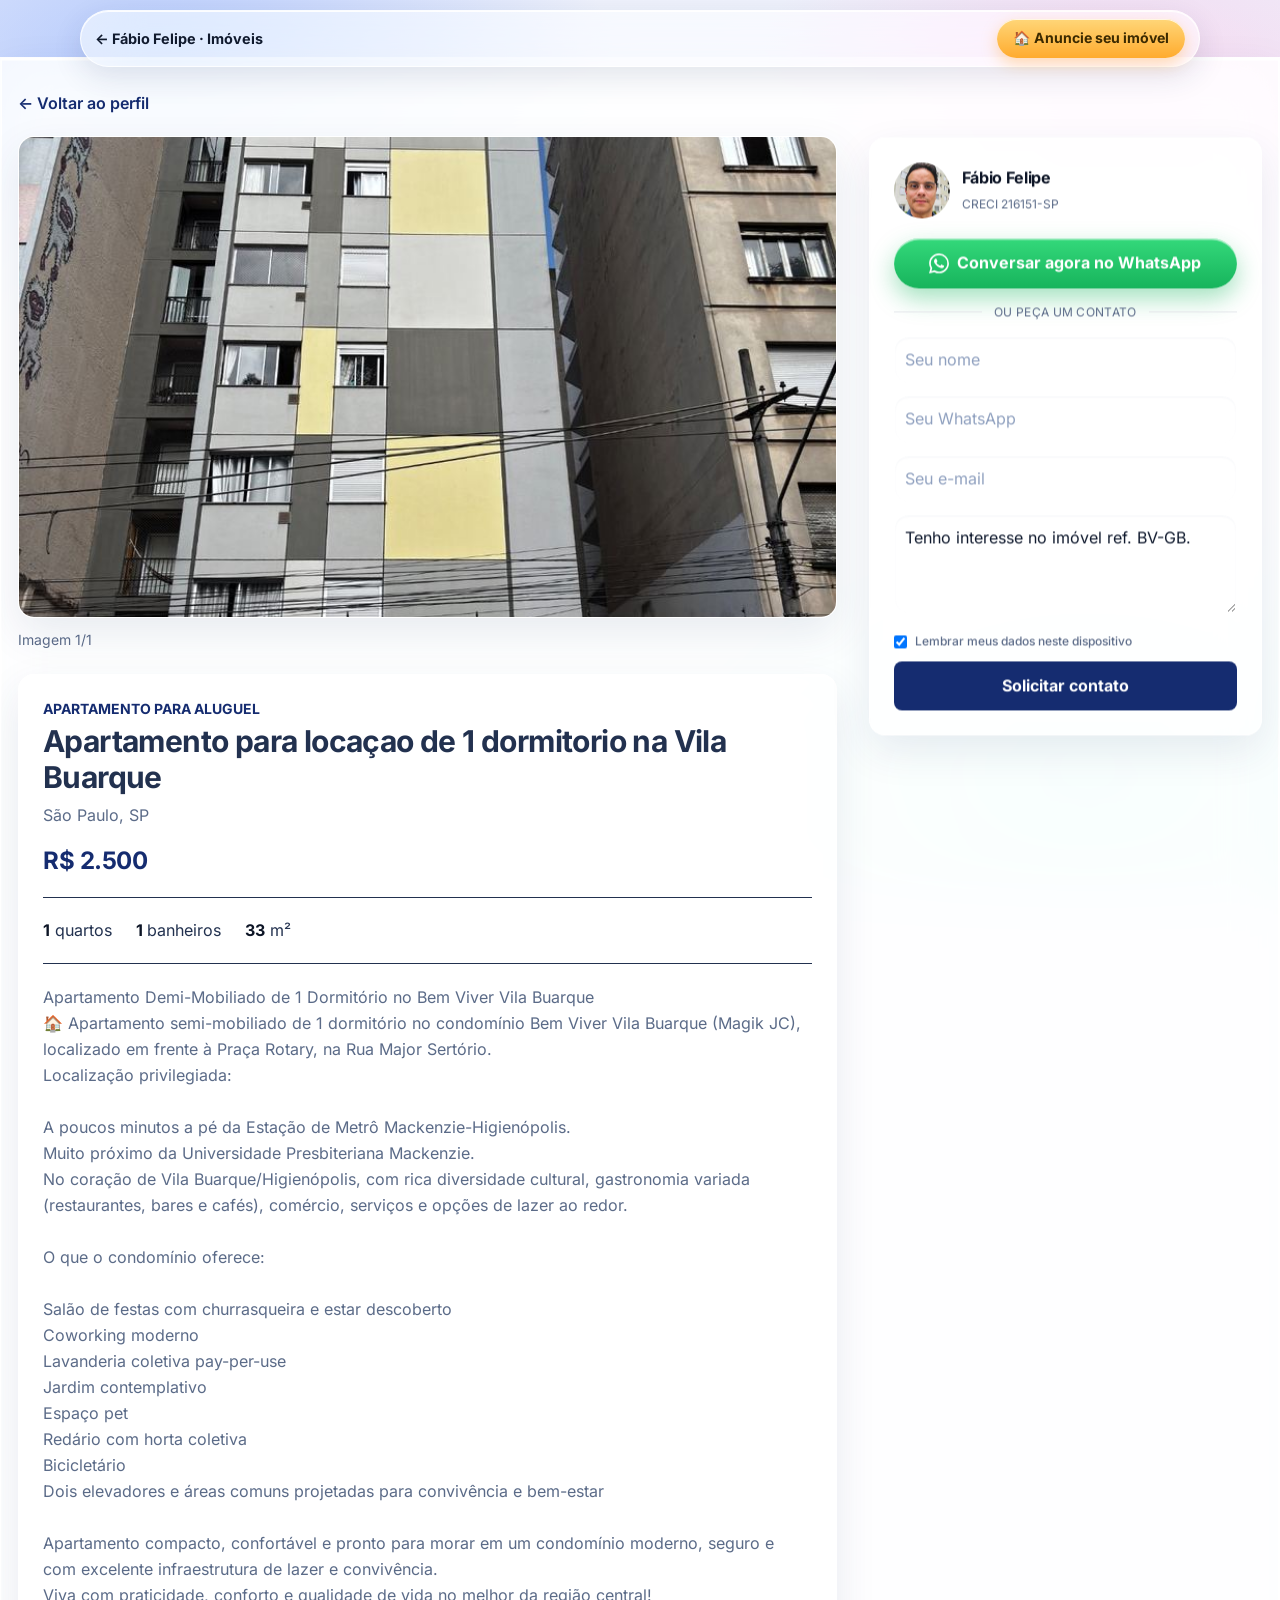
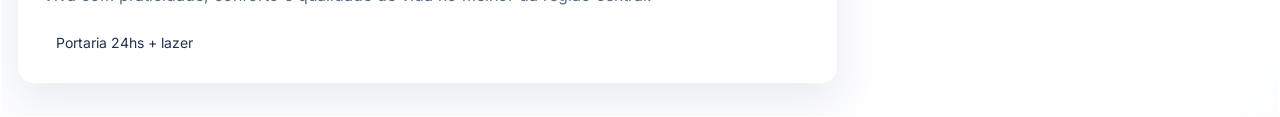
<file: imoveis/3e393b30-0067-4d5c-84de-baad19729647/index.html>
<!DOCTYPE html><html lang="pt-BR"><head><meta charSet="UTF-8"/><meta name="viewport" content="width=device-width, initial-scale=1.0"/><title>Apartamento para locaçao de 1 dormitorio na Vila Buarque | BrokerLink</title><link rel="canonical" href="/imoveis/3e393b30-0067-4d5c-84de-baad19729647/"/><meta name="description" content="Apartamento Demi-Mobiliado de 1 Dormitório no Bem Viver Vila Buarque
🏠 Apartamento semi-mobiliado de 1 dormitório no condomínio Bem Viver Vila Buarque (Magik JC), localizado em frente à Praça Rotary, na Rua Major Sertório.
Localização privilegiada:

A poucos minutos a pé da Estação de Metrô Mackenzie-Higienópolis.
Muito próximo da Universidade Presbiteriana Mackenzie.
No coração de Vila Buarque/Higienópolis, com rica diversidade cultural, gastronomia variada (restaurantes, bares e cafés), comércio, serviços e opções de lazer ao redor.

O que o condomínio oferece:

Salão de festas com churrasqueira e estar descoberto
Coworking moderno
Lavanderia coletiva pay-per-use
Jardim contemplativo
Espaço pet
Redário com horta coletiva
Bicicletário
Dois elevadores e áreas comuns projetadas para convivência e bem-estar

Apartamento compacto, confortável e pronto para morar em um condomínio moderno, seguro e com excelente infraestrutura de lazer e convivência.
Viva com praticidade, conforto e qualidade de vida no melhor da região central!"/><meta property="og:type" content="website"/><meta property="og:title" content="Apartamento para locaçao de 1 dormitorio na Vila Buarque | BrokerLink"/><meta property="og:description" content="Apartamento Demi-Mobiliado de 1 Dormitório no Bem Viver Vila Buarque
🏠 Apartamento semi-mobiliado de 1 dormitório no condomínio Bem Viver Vila Buarque (Magik JC), localizado em frente à Praça Rotary, na Rua Major Sertório.
Localização privilegiada:

A poucos minutos a pé da Estação de Metrô Mackenzie-Higienópolis.
Muito próximo da Universidade Presbiteriana Mackenzie.
No coração de Vila Buarque/Higienópolis, com rica diversidade cultural, gastronomia variada (restaurantes, bares e cafés), comércio, serviços e opções de lazer ao redor.

O que o condomínio oferece:

Salão de festas com churrasqueira e estar descoberto
Coworking moderno
Lavanderia coletiva pay-per-use
Jardim contemplativo
Espaço pet
Redário com horta coletiva
Bicicletário
Dois elevadores e áreas comuns projetadas para convivência e bem-estar

Apartamento compacto, confortável e pronto para morar em um condomínio moderno, seguro e com excelente infraestrutura de lazer e convivência.
Viva com praticidade, conforto e qualidade de vida no melhor da região central!"/><meta property="og:image" content="/brokerlink/uploads/corretores/35f3a626-eeab-41ef-ac6b-1ea419a82216/imoveis/3e393b30-0067-4d5c-84de-baad19729647/c0cc80fd-8478-42a3-9a2c-86b760de478b-master.jpg"/><meta name="twitter:card" content="summary_large_image"/><meta name="twitter:title" content="Apartamento para locaçao de 1 dormitorio na Vila Buarque | BrokerLink"/><meta name="twitter:description" content="Apartamento Demi-Mobiliado de 1 Dormitório no Bem Viver Vila Buarque
🏠 Apartamento semi-mobiliado de 1 dormitório no condomínio Bem Viver Vila Buarque (Magik JC), localizado em frente à Praça Rotary, na Rua Major Sertório.
Localização privilegiada:

A poucos minutos a pé da Estação de Metrô Mackenzie-Higienópolis.
Muito próximo da Universidade Presbiteriana Mackenzie.
No coração de Vila Buarque/Higienópolis, com rica diversidade cultural, gastronomia variada (restaurantes, bares e cafés), comércio, serviços e opções de lazer ao redor.

O que o condomínio oferece:

Salão de festas com churrasqueira e estar descoberto
Coworking moderno
Lavanderia coletiva pay-per-use
Jardim contemplativo
Espaço pet
Redário com horta coletiva
Bicicletário
Dois elevadores e áreas comuns projetadas para convivência e bem-estar

Apartamento compacto, confortável e pronto para morar em um condomínio moderno, seguro e com excelente infraestrutura de lazer e convivência.
Viva com praticidade, conforto e qualidade de vida no melhor da região central!"/><meta name="twitter:image" content="/brokerlink/uploads/corretores/35f3a626-eeab-41ef-ac6b-1ea419a82216/imoveis/3e393b30-0067-4d5c-84de-baad19729647/c0cc80fd-8478-42a3-9a2c-86b760de478b-master.jpg"/><link rel="icon" href="/brokerlink/favicon.ico" sizes="any"/><link rel="icon" type="image/svg+xml" href="/brokerlink/favicon.svg"/><link rel="stylesheet" href="/css/styles.min.css"/><link rel="stylesheet" href="/css/revolution-pages.css"/><link rel="stylesheet" href="/css/liquid-glass-pages.css"/></head><body><div class="lg-topbar"><div class="lg-topbar-inner"><a class="lg-back" href="/">← Fábio Felipe · Imóveis</a><a class="lg-cta" href="/#anuncie">🏠 Anuncie seu imóvel</a></div></div><div class="bg-gray-50 min-h-screen overflow-x-hidden"><main class="bg-gray-50 min-h-screen pb-24 lg:pb-0"><div class="max-w-7xl mx-auto px-4 py-8"><a href="/" class="text-primary font-semibold">← Voltar ao perfil</a><div class="grid lg:grid-cols-3 gap-8 mt-5"><div class="lg:col-span-2"><div id="property-gallery" class="space-y-3" data-gallery="1"><div class="relative overflow-hidden rounded-2xl bg-gray-100"><button type="button" data-gallery-open="true" class="block w-full cursor-zoom-in"><img data-gallery-main="true" src="/brokerlink/uploads/corretores/35f3a626-eeab-41ef-ac6b-1ea419a82216/imoveis/3e393b30-0067-4d5c-84de-baad19729647/c0cc80fd-8478-42a3-9a2c-86b760de478b-master.jpg" alt="Apartamento para locaçao de 1 dormitorio na Vila Buarque - foto 1" class="h-80 w-full object-cover lg:h-[480px]"/></button></div><div class="flex items-center justify-between text-sm text-gray-500"><span data-gallery-counter="true">Imagem 1/<!-- -->1</span></div></div><section class="bg-white border border-gray-200 rounded-2xl p-6 mt-6"><div class="flex flex-wrap justify-between gap-4"><div><p class="text-sm font-bold uppercase text-primary">Apartamento<!-- --> para <!-- -->aluguel</p><h1 class="text-3xl font-bold text-gray-900 mt-1">Apartamento para locaçao de 1 dormitorio na Vila Buarque</h1><p class="text-gray-500 mt-2">São Paulo, SP</p></div><strong class="text-2xl text-primary">R$ 2.500</strong></div><div class="flex flex-wrap gap-6 py-5 my-5 border-y text-gray-700"><span><strong>1</strong> quartos</span><span><strong>1</strong> banheiros</span><span><strong>33</strong> m²</span></div><p class="text-gray-600 whitespace-pre-line leading-relaxed">Apartamento Demi-Mobiliado de 1 Dormitório no Bem Viver Vila Buarque
🏠 Apartamento semi-mobiliado de 1 dormitório no condomínio Bem Viver Vila Buarque (Magik JC), localizado em frente à Praça Rotary, na Rua Major Sertório.
Localização privilegiada:

A poucos minutos a pé da Estação de Metrô Mackenzie-Higienópolis.
Muito próximo da Universidade Presbiteriana Mackenzie.
No coração de Vila Buarque/Higienópolis, com rica diversidade cultural, gastronomia variada (restaurantes, bares e cafés), comércio, serviços e opções de lazer ao redor.

O que o condomínio oferece:

Salão de festas com churrasqueira e estar descoberto
Coworking moderno
Lavanderia coletiva pay-per-use
Jardim contemplativo
Espaço pet
Redário com horta coletiva
Bicicletário
Dois elevadores e áreas comuns projetadas para convivência e bem-estar

Apartamento compacto, confortável e pronto para morar em um condomínio moderno, seguro e com excelente infraestrutura de lazer e convivência.
Viva com praticidade, conforto e qualidade de vida no melhor da região central!</p><div class="flex flex-wrap gap-2 mt-5"><span class="bg-gray-100 rounded-full px-3 py-1 text-sm">Portaria 24hs + lazer</span></div></section></div><aside><div class="bg-white border border-gray-200 rounded-2xl p-6 sticky top-20"><div class="flex items-center gap-3 mb-5"><div class="w-14 h-14 rounded-full bg-blue-100 overflow-hidden"><img src="/brokerlink/uploads/corretores/35f3a626-eeab-41ef-ac6b-1ea419a82216/corretor-5-1782740356628-820094890.jpg" alt="" class="w-full h-full object-cover"/></div><div><strong class="block">Fábio Felipe</strong><span class="text-xs text-gray-500">CRECI <!-- -->216151<!-- -->-<!-- -->SP</span></div></div><a href="https://wa.me/5511975222840" target="_blank" rel="noopener noreferrer" data-main-whatsapp-button="true" class="flex items-center justify-center gap-2 bg-green-500 hover:bg-green-600 text-white text-center rounded-lg px-5 py-3 font-bold no-underline mb-4"><svg class="w-5 h-5 flex-shrink-0" viewBox="0 0 24 24" fill="currentColor" aria-hidden="true"><path d="M17.47 14.38c-.3-.15-1.76-.87-2.03-.97-.27-.1-.47-.15-.67.15-.2.3-.77.97-.94 1.16-.17.2-.35.22-.64.08-.3-.15-1.26-.46-2.39-1.48-.88-.79-1.48-1.76-1.65-2.06-.17-.3-.02-.46.13-.61.13-.13.3-.35.45-.52.15-.17.2-.3.3-.5.1-.2.05-.37-.03-.52-.07-.15-.67-1.61-.92-2.21-.24-.58-.49-.5-.67-.51h-.57c-.2 0-.52.07-.79.37-.27.3-1.04 1.02-1.04 2.48 0 1.46 1.07 2.88 1.21 3.07.15.2 2.1 3.2 5.08 4.49.71.31 1.26.49 1.69.63.71.23 1.36.2 1.87.12.57-.09 1.76-.72 2.01-1.41.25-.69.25-1.29.17-1.41-.07-.12-.27-.2-.57-.35M12.05 21.79h-.01a9.87 9.87 0 0 1-5.03-1.38l-.36-.21-3.74.98 1-3.65-.24-.37a9.86 9.86 0 0 1-1.51-5.26A9.89 9.89 0 0 1 12.05 2a9.82 9.82 0 0 1 6.99 2.9 9.83 9.83 0 0 1 2.89 7c0 5.45-4.44 9.89-9.88 9.89M20.46 3.49A11.82 11.82 0 0 0 12.05 0C5.5 0 .16 5.34.16 11.89c0 2.1.55 4.14 1.59 5.95L.06 24l6.3-1.65a11.88 11.88 0 0 0 5.68 1.45h.01c6.55 0 11.89-5.34 11.89-11.9a11.82 11.82 0 0 0-3.48-8.41"></path></svg>Conversar agora no WhatsApp</a><div class="flex items-center gap-3 my-4"><span class="h-px bg-gray-200 flex-1"></span><span class="text-xs uppercase tracking-wide text-gray-400">ou peça um contato</span><span class="h-px bg-gray-200 flex-1"></span></div><form data-lead-form="true" data-static-whatsapp-form="true" action="https://wa.me/5511975222840" method="GET" class="space-y-3"><input type="hidden" name="imovel_id" value="3e393b30-0067-4d5c-84de-baad19729647"/><input type="hidden" name="link" value=""/><input type="hidden" name="origem" value="direto"/><input name="nome" autoComplete="name" required="" placeholder="Seu nome" class="w-full border rounded-lg p-2.5"/><input name="telefone" type="tel" autoComplete="tel" required="" placeholder="Seu WhatsApp" data-phone-mask="true" inputMode="numeric" maxLength="15" class="w-full border rounded-lg p-2.5"/><input name="email" type="email" autoComplete="email" placeholder="Seu e-mail" class="w-full border rounded-lg p-2.5"/><textarea name="mensagem" rows="3" class="w-full border rounded-lg p-2.5">Tenho interesse no imóvel ref. BV-GB.</textarea><label class="flex items-start gap-2 text-xs text-gray-500"><input type="checkbox" name="lembrar_dados" class="mt-0.5" checked=""/><span>Lembrar meus dados neste dispositivo</span></label><button class="btn-primary w-full rounded-lg px-5 py-3 font-bold">Solicitar contato</button></form></div></aside></div></div></main><a href="https://wa.me/5511975222840" target="_blank" rel="noopener noreferrer" data-fixed-whatsapp-button="true" class="hidden fixed bottom-4 left-4 right-4 z-40 flex items-center justify-center gap-2 bg-green-500 text-white rounded-xl px-5 py-4 font-bold no-underline shadow-xl"><svg class="w-5 h-5 flex-shrink-0" viewBox="0 0 24 24" fill="currentColor" aria-hidden="true"><path d="M17.47 14.38c-.3-.15-1.76-.87-2.03-.97-.27-.1-.47-.15-.67.15-.2.3-.77.97-.94 1.16-.17.2-.35.22-.64.08-.3-.15-1.26-.46-2.39-1.48-.88-.79-1.48-1.76-1.65-2.06-.17-.3-.02-.46.13-.61.13-.13.3-.35.45-.52.15-.17.2-.3.3-.5.1-.2.05-.37-.03-.52-.07-.15-.67-1.61-.92-2.21-.24-.58-.49-.5-.67-.51h-.57c-.2 0-.52.07-.79.37-.27.3-1.04 1.02-1.04 2.48 0 1.46 1.07 2.88 1.21 3.07.15.2 2.1 3.2 5.08 4.49.71.31 1.26.49 1.69.63.71.23 1.36.2 1.87.12.57-.09 1.76-.72 2.01-1.41.25-.69.25-1.29.17-1.41-.07-.12-.27-.2-.57-.35M12.05 21.79h-.01a9.87 9.87 0 0 1-5.03-1.38l-.36-.21-3.74.98 1-3.65-.24-.37a9.86 9.86 0 0 1-1.51-5.26A9.89 9.89 0 0 1 12.05 2a9.82 9.82 0 0 1 6.99 2.9 9.83 9.83 0 0 1 2.89 7c0 5.45-4.44 9.89-9.88 9.89M20.46 3.49A11.82 11.82 0 0 0 12.05 0C5.5 0 .16 5.34.16 11.89c0 2.1.55 4.14 1.59 5.95L.06 24l6.3-1.65a11.88 11.88 0 0 0 5.68 1.45h.01c6.55 0 11.89-5.34 11.89-11.9a11.82 11.82 0 0 0-3.48-8.41"></path></svg>Conversar no WhatsApp</a><div id="location-capture" class="hidden fixed bottom-24 lg:bottom-4 left-4 right-4 sm:left-auto sm:w-96 z-50 bg-white border border-gray-200 rounded-xl p-4 shadow-xl" role="status" aria-live="polite"><div class="flex items-start gap-3"><div class="w-9 h-9 rounded-full bg-blue-50 text-primary flex items-center justify-center flex-shrink-0"><svg class="w-5 h-5" viewBox="0 0 24 24" fill="none" stroke="currentColor" stroke-width="2" aria-hidden="true"><path stroke-linecap="round" stroke-linejoin="round" d="M12 21s6-5.3 6-11a6 6 0 1 0-12 0c0 5.7 6 11 6 11Z"></path><circle cx="12" cy="10" r="2"></circle></svg></div><div class="flex-1"><strong class="block text-sm text-gray-900">Atendimento na sua região</strong><p id="location-capture-status" class="text-xs text-gray-500 mt-1">Autorize o navegador para identificarmos apenas sua cidade aproximada.</p></div><button id="location-capture-close" type="button" class="bg-transparent border-0 text-gray-400" aria-label="Fechar">×</button></div></div><script>
      (function () {
        const storageKey = 'brokerlink.leadIdentity.v1';
        const legacyStorageKey = ['brok', 'ermap.leadIdentity.v1'].join('');

        function readIdentity() {
          try {
            const rawValue = localStorage.getItem(storageKey) || localStorage.getItem(legacyStorageKey) || '{}';
            const value = JSON.parse(rawValue);
            if (localStorage.getItem(legacyStorageKey) && !localStorage.getItem(storageKey)) {
              localStorage.setItem(storageKey, JSON.stringify(value));
              localStorage.removeItem(legacyStorageKey);
            }
            return {
              nome: typeof value.nome === 'string' ? value.nome : '',
              telefone: typeof value.telefone === 'string' ? value.telefone : '',
              email: typeof value.email === 'string' ? value.email : ''
            };
          } catch (error) {
            return { nome: '', telefone: '', email: '' };
          }
        }

        function initializeLeadForms() {
          const identity = readIdentity();

          document.querySelectorAll('[data-lead-form]').forEach(function (form) {
            const nameInput = form.querySelector('[name="nome"]');
            const phoneInput = form.querySelector('[name="telefone"]');
            const emailInput = form.querySelector('[name="email"]');
            const rememberInput = form.querySelector('[name="lembrar_dados"]');

            if (nameInput && !nameInput.value) nameInput.value = identity.nome;
            if (phoneInput && !phoneInput.value) phoneInput.value = identity.telefone;
            if (emailInput && !emailInput.value) emailInput.value = identity.email;
            if (rememberInput && (identity.nome || identity.telefone || identity.email)) {
              rememberInput.checked = true;
            }

            form.addEventListener('submit', function () {
              if (rememberInput && rememberInput.checked) {
                localStorage.setItem(storageKey, JSON.stringify({
                  nome: nameInput ? nameInput.value.trim() : '',
                  telefone: phoneInput ? phoneInput.value.trim() : '',
                  email: emailInput ? emailInput.value.trim() : ''
                }));
                localStorage.removeItem(legacyStorageKey);
              } else {
                localStorage.removeItem(storageKey);
                localStorage.removeItem(legacyStorageKey);
              }
            });
          });
        }

        if (document.readyState === 'loading') {
          document.addEventListener('DOMContentLoaded', initializeLeadForms);
        } else {
          initializeLeadForms();
        }
      })();
    </script><script>
      (function () {
        function formatPhone(value) {
          var digits = String(value || '').replace(/\D/g, '');

          if (digits.startsWith('55') && digits.length > 11) {
            digits = digits.slice(2);
          }

          digits = digits.slice(0, 11);

          if (!digits) return '';
          if (digits.length <= 2) return '(' + digits;

          var ddd = digits.slice(0, 2);
          var number = digits.slice(2);

          if (digits.length <= 6) {
            return '(' + ddd + ') ' + number;
          }

          if (digits.length <= 10) {
            return '(' + ddd + ') ' + number.slice(0, 4) + '-' + number.slice(4);
          }

          return '(' + ddd + ') ' + number.slice(0, 5) + '-' + number.slice(5);
        }

        function applyMask(input) {
          if (!input || input.dataset.phoneMaskBound === '1') return;
          input.dataset.phoneMaskBound = '1';

          function sync() {
            var masked = formatPhone(input.value);
            if (input.value !== masked) {
              input.value = masked;
            }
          }

          input.addEventListener('input', sync);
          input.addEventListener('blur', sync);
          sync();
        }

        function initializePhoneMasks() {
          document.querySelectorAll('[data-phone-mask]').forEach(applyMask);
        }

        if (document.readyState === 'loading') {
          document.addEventListener('DOMContentLoaded', initializePhoneMasks);
        } else {
          initializePhoneMasks();
        }
      })();
    </script><script>
              (function () {
                var root = document.getElementById('property-gallery');
                if (!root) return;

                var images = [{"id":"c0cc80fd-8478-42a3-9a2c-86b760de478b","src":"/brokerlink/uploads/corretores/35f3a626-eeab-41ef-ac6b-1ea419a82216/imoveis/3e393b30-0067-4d5c-84de-baad19729647/c0cc80fd-8478-42a3-9a2c-86b760de478b-master.jpg","thumb":"/brokerlink/uploads/corretores/35f3a626-eeab-41ef-ac6b-1ea419a82216/imoveis/3e393b30-0067-4d5c-84de-baad19729647/c0cc80fd-8478-42a3-9a2c-86b760de478b-thumb.jpg","width":788,"height":1050}];
                var title = "Apartamento para locaçao de 1 dormitorio na Vila Buarque";
                var index = 0;
                var isOpen = false;
                var mainImage = root.querySelector('[data-gallery-main]');
                var prevButton = root.querySelector('[data-gallery-prev]');
                var nextButton = root.querySelector('[data-gallery-next]');
                var openButton = root.querySelector('[data-gallery-open]');
                var counter = root.querySelector('[data-gallery-counter]');
                var mainWhatsappButton = document.querySelector('[data-main-whatsapp-button]');
                var fixedWhatsappButton = document.querySelector('[data-fixed-whatsapp-button]');

                var overlay = document.createElement('div');
                overlay.className = 'fixed inset-0 z-50 hidden items-center justify-center bg-black/80 p-4';
                overlay.setAttribute('data-gallery-modal', '1');
                overlay.innerHTML = '<button type="button" data-gallery-close class="absolute right-4 top-4 rounded-full bg-white/90 px-3 py-2 text-sm font-semibold text-gray-700">Fechar</button><button type="button" data-gallery-modal-prev aria-label="Foto anterior" class="absolute left-4 top-1/2 -translate-y-1/2 rounded-full bg-white/90 p-3 text-gray-700 shadow hover:bg-white"><span class="block h-3 w-3 border-l-2 border-t-2 border-current -rotate-45"></span></button><button type="button" data-gallery-modal-next aria-label="Próxima foto" class="absolute right-4 top-1/2 -translate-y-1/2 rounded-full bg-white/90 p-3 text-gray-700 shadow hover:bg-white"><span class="block h-3 w-3 border-r-2 border-t-2 border-current rotate-45"></span></button><img data-gallery-modal-image class="max-h-[90vh] max-w-[95vw] rounded-xl object-contain shadow-2xl" alt="" />';
                document.body.appendChild(overlay);

                var modalImage = overlay.querySelector('[data-gallery-modal-image]');
                var closeButton = overlay.querySelector('[data-gallery-close]');
                var modalPrevButton = overlay.querySelector('[data-gallery-modal-prev]');
                var modalNextButton = overlay.querySelector('[data-gallery-modal-next]');
                var touchStartX = 0;
                var touchStartY = 0;
                var touchEndX = 0;
                var touchEndY = 0;

                function currentImage() {
                  return images[index] || {};
                }

                function render() {
                  if (!images.length) return;
                  var image = currentImage();
                  mainImage.src = image.src || image.thumb || '';
                  mainImage.alt = title + ' - foto ' + (index + 1);
                  modalImage.src = image.src || image.thumb || '';
                  modalImage.alt = mainImage.alt;
                  if (counter) {
                    counter.textContent = 'Imagem ' + (index + 1) + '/' + images.length;
                  }
                }

                function step(direction) {
                  if (!images.length) return;
                  index = (index + direction + images.length) % images.length;
                  render();
                }

                function sync() {
                  render();
                }

                function openModal() {
                  if (!images.length) return;
                  overlay.classList.remove('hidden');
                  overlay.classList.add('flex');
                  isOpen = true;
                  render();
                }

                function closeModal() {
                  overlay.classList.add('hidden');
                  overlay.classList.remove('flex');
                  isOpen = false;
                }

                if (prevButton) {
                  prevButton.addEventListener('click', function () {
                    step(-1);
                  });
                }

                if (nextButton) {
                  nextButton.addEventListener('click', function () {
                    step(1);
                  });
                }

                if (openButton) {
                  openButton.addEventListener('click', openModal);
                }

                if (modalPrevButton) {
                  modalPrevButton.addEventListener('click', function (event) {
                    event.stopPropagation();
                    step(-1);
                  });
                }

                if (modalNextButton) {
                  modalNextButton.addEventListener('click', function (event) {
                    event.stopPropagation();
                    step(1);
                  });
                }

                root.addEventListener('touchstart', function (event) {
                  if (!event.touches || !event.touches.length) return;
                  touchStartX = event.touches[0].clientX;
                  touchStartY = event.touches[0].clientY;
                  touchEndX = touchStartX;
                  touchEndY = touchStartY;
                }, { passive: true });

                root.addEventListener('touchmove', function (event) {
                  if (!event.touches || !event.touches.length) return;
                  touchEndX = event.touches[0].clientX;
                  touchEndY = event.touches[0].clientY;
                }, { passive: true });

                root.addEventListener('touchend', function () {
                  if (!images.length) return;
                  var diffX = touchEndX - touchStartX;
                  var diffY = touchEndY - touchStartY;
                  if (Math.abs(diffX) < 50 || Math.abs(diffX) <= Math.abs(diffY)) return;
                  step(diffX < 0 ? 1 : -1);
                });

                overlay.addEventListener('click', function (event) {
                  if (event.target === overlay) closeModal();
                });

                closeButton.addEventListener('click', closeModal);
                document.addEventListener('keydown', function (event) {
                  if (!isOpen) return;
                  if (event.key === 'Escape') closeModal();
                  if (event.key === 'ArrowLeft') step(-1);
                  if (event.key === 'ArrowRight') step(1);
                });

                render();

                if (mainWhatsappButton && fixedWhatsappButton && 'IntersectionObserver' in window) {
                  var syncWhatsappVisibility = function (isVisible) {
                    fixedWhatsappButton.classList.toggle('hidden', isVisible);
                  };

                  var observer = new IntersectionObserver(function (entries) {
                    entries.forEach(function (entry) {
                      syncWhatsappVisibility(entry.isIntersecting);
                    });
                  }, {
                    threshold: 0.1,
                  });

                  observer.observe(mainWhatsappButton);
                  syncWhatsappVisibility(mainWhatsappButton.getBoundingClientRect().top < window.innerHeight && mainWhatsappButton.getBoundingClientRect().bottom > 0);
                }
              })();
            </script></div><script>
  (function () {
    var phone = '5511975222840';

    function field(form, name) {
      var input = form.querySelector('[name="' + name + '"]');
      return input ? String(input.value || '').trim() : '';
    }

    document.querySelectorAll('[data-static-whatsapp-form]').forEach(function (form) {
      form.addEventListener('submit', function (event) {
        event.preventDefault();

        var title = document.querySelector('h1');
        var canonical = document.querySelector('link[rel="canonical"]');
        var lines = ['Olá, Fábio! Gostaria de receber mais informações.'];
        var name = field(form, 'nome');
        var contactPhone = field(form, 'telefone');
        var email = field(form, 'email');
        var message = field(form, 'mensagem');

        if (title) lines.push('Página: ' + title.textContent.trim());
        if (name) lines.push('Nome: ' + name);
        if (contactPhone) lines.push('Meu WhatsApp: ' + contactPhone);
        if (email) lines.push('E-mail: ' + email);
        if (message) lines.push('Mensagem: ' + message);
        if (canonical) lines.push('Link: ' + canonical.href);

        var url = 'https://wa.me/' + phone + '?text=' + encodeURIComponent(lines.join('\n'));
        window.open(url, '_blank', 'noopener,noreferrer');
      });
    });
  })();
</script></body></html>
</file>
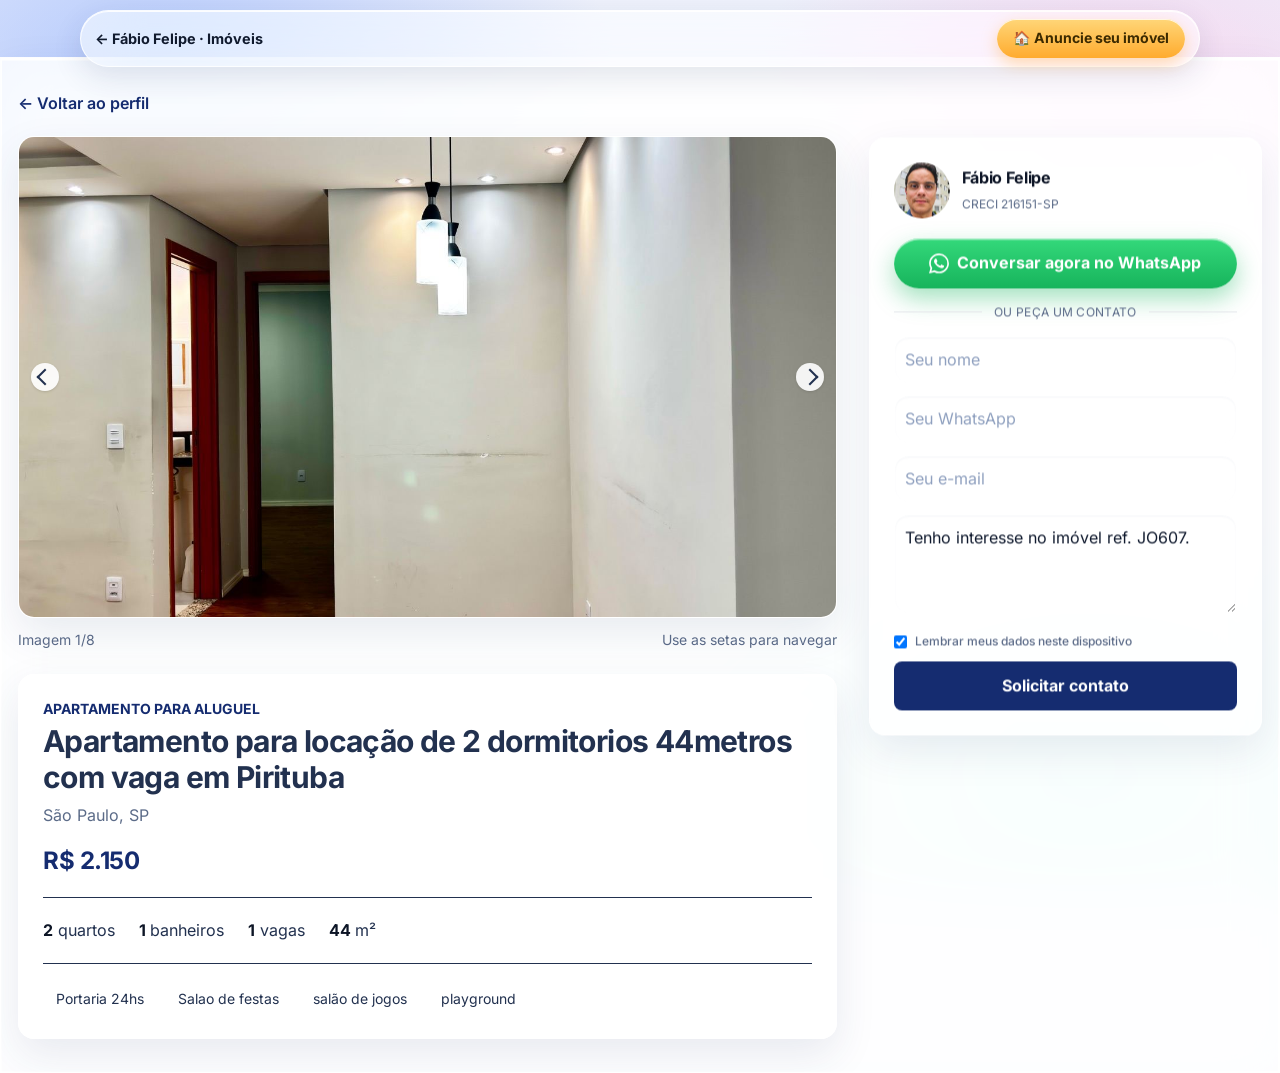
<file: imoveis/70cb1d1a-7428-480c-b24b-4bc890e5abf6/index.html>
<!DOCTYPE html><html lang="pt-BR"><head><meta charSet="UTF-8"/><meta name="viewport" content="width=device-width, initial-scale=1.0"/><title>Apartamento para locação de 2 dormitorios 44metros com vaga em Pirituba | BrokerLink</title><link rel="canonical" href="/imoveis/70cb1d1a-7428-480c-b24b-4bc890e5abf6/"/><meta property="og:type" content="website"/><meta property="og:title" content="Apartamento para locação de 2 dormitorios 44metros com vaga em Pirituba | BrokerLink"/><meta property="og:image" content="/brokerlink/uploads/corretores/35f3a626-eeab-41ef-ac6b-1ea419a82216/imoveis/70cb1d1a-7428-480c-b24b-4bc890e5abf6/a9d91a49-e7ea-45c6-8705-363738ba1cea-master.jpg"/><meta name="twitter:card" content="summary_large_image"/><meta name="twitter:title" content="Apartamento para locação de 2 dormitorios 44metros com vaga em Pirituba | BrokerLink"/><meta name="twitter:image" content="/brokerlink/uploads/corretores/35f3a626-eeab-41ef-ac6b-1ea419a82216/imoveis/70cb1d1a-7428-480c-b24b-4bc890e5abf6/a9d91a49-e7ea-45c6-8705-363738ba1cea-master.jpg"/><link rel="icon" href="/brokerlink/favicon.ico" sizes="any"/><link rel="icon" type="image/svg+xml" href="/brokerlink/favicon.svg"/><link rel="stylesheet" href="/css/styles.min.css"/><link rel="stylesheet" href="/css/revolution-pages.css"/><link rel="stylesheet" href="/css/liquid-glass-pages.css"/></head><body><div class="lg-topbar"><div class="lg-topbar-inner"><a class="lg-back" href="/">← Fábio Felipe · Imóveis</a><a class="lg-cta" href="/#anuncie">🏠 Anuncie seu imóvel</a></div></div><div class="bg-gray-50 min-h-screen overflow-x-hidden"><main class="bg-gray-50 min-h-screen pb-24 lg:pb-0"><div class="max-w-7xl mx-auto px-4 py-8"><a href="/" class="text-primary font-semibold">← Voltar ao perfil</a><div class="grid lg:grid-cols-3 gap-8 mt-5"><div class="lg:col-span-2"><div id="property-gallery" class="space-y-3" data-gallery="1"><div class="relative overflow-hidden rounded-2xl bg-gray-100"><button type="button" data-gallery-prev="true" aria-label="Foto anterior" class="absolute left-3 top-1/2 z-10 -translate-y-1/2 rounded-full bg-white/90 p-2 text-gray-700 shadow hover:bg-white"><span class="block h-3 w-3 border-l-2 border-t-2 border-current -rotate-45"></span></button><button type="button" data-gallery-open="true" class="block w-full cursor-zoom-in"><img data-gallery-main="true" src="/brokerlink/uploads/corretores/35f3a626-eeab-41ef-ac6b-1ea419a82216/imoveis/70cb1d1a-7428-480c-b24b-4bc890e5abf6/a9d91a49-e7ea-45c6-8705-363738ba1cea-master.jpg" alt="Apartamento para locação de 2 dormitorios 44metros com vaga em Pirituba - foto 1" class="h-80 w-full object-cover lg:h-[480px]"/></button><button type="button" data-gallery-next="true" aria-label="Próxima foto" class="absolute right-3 top-1/2 z-10 -translate-y-1/2 rounded-full bg-white/90 p-2 text-gray-700 shadow hover:bg-white"><span class="block h-3 w-3 border-r-2 border-t-2 border-current rotate-45"></span></button></div><div class="flex items-center justify-between text-sm text-gray-500"><span data-gallery-counter="true">Imagem 1/<!-- -->8</span><span class="hidden sm:inline">Use as setas para navegar</span></div></div><section class="bg-white border border-gray-200 rounded-2xl p-6 mt-6"><div class="flex flex-wrap justify-between gap-4"><div><p class="text-sm font-bold uppercase text-primary">Apartamento<!-- --> para <!-- -->aluguel</p><h1 class="text-3xl font-bold text-gray-900 mt-1">Apartamento para locação de 2 dormitorios 44metros com vaga em Pirituba</h1><p class="text-gray-500 mt-2">São Paulo, SP</p></div><strong class="text-2xl text-primary">R$ 2.150</strong></div><div class="flex flex-wrap gap-6 py-5 my-5 border-y text-gray-700"><span><strong>2</strong> quartos</span><span><strong>1</strong> banheiros</span><span><strong>1</strong> vagas</span><span><strong>44</strong> m²</span></div><div class="flex flex-wrap gap-2 mt-5"><span class="bg-gray-100 rounded-full px-3 py-1 text-sm">Portaria 24hs</span><span class="bg-gray-100 rounded-full px-3 py-1 text-sm">Salao de festas</span><span class="bg-gray-100 rounded-full px-3 py-1 text-sm">salão de jogos</span><span class="bg-gray-100 rounded-full px-3 py-1 text-sm">playground</span></div></section></div><aside><div class="bg-white border border-gray-200 rounded-2xl p-6 sticky top-20"><div class="flex items-center gap-3 mb-5"><div class="w-14 h-14 rounded-full bg-blue-100 overflow-hidden"><img src="/brokerlink/uploads/corretores/35f3a626-eeab-41ef-ac6b-1ea419a82216/corretor-5-1782740356628-820094890.jpg" alt="" class="w-full h-full object-cover"/></div><div><strong class="block">Fábio Felipe</strong><span class="text-xs text-gray-500">CRECI <!-- -->216151<!-- -->-<!-- -->SP</span></div></div><a href="https://wa.me/5511975222840" target="_blank" rel="noopener noreferrer" data-main-whatsapp-button="true" class="flex items-center justify-center gap-2 bg-green-500 hover:bg-green-600 text-white text-center rounded-lg px-5 py-3 font-bold no-underline mb-4"><svg class="w-5 h-5 flex-shrink-0" viewBox="0 0 24 24" fill="currentColor" aria-hidden="true"><path d="M17.47 14.38c-.3-.15-1.76-.87-2.03-.97-.27-.1-.47-.15-.67.15-.2.3-.77.97-.94 1.16-.17.2-.35.22-.64.08-.3-.15-1.26-.46-2.39-1.48-.88-.79-1.48-1.76-1.65-2.06-.17-.3-.02-.46.13-.61.13-.13.3-.35.45-.52.15-.17.2-.3.3-.5.1-.2.05-.37-.03-.52-.07-.15-.67-1.61-.92-2.21-.24-.58-.49-.5-.67-.51h-.57c-.2 0-.52.07-.79.37-.27.3-1.04 1.02-1.04 2.48 0 1.46 1.07 2.88 1.21 3.07.15.2 2.1 3.2 5.08 4.49.71.31 1.26.49 1.69.63.71.23 1.36.2 1.87.12.57-.09 1.76-.72 2.01-1.41.25-.69.25-1.29.17-1.41-.07-.12-.27-.2-.57-.35M12.05 21.79h-.01a9.87 9.87 0 0 1-5.03-1.38l-.36-.21-3.74.98 1-3.65-.24-.37a9.86 9.86 0 0 1-1.51-5.26A9.89 9.89 0 0 1 12.05 2a9.82 9.82 0 0 1 6.99 2.9 9.83 9.83 0 0 1 2.89 7c0 5.45-4.44 9.89-9.88 9.89M20.46 3.49A11.82 11.82 0 0 0 12.05 0C5.5 0 .16 5.34.16 11.89c0 2.1.55 4.14 1.59 5.95L.06 24l6.3-1.65a11.88 11.88 0 0 0 5.68 1.45h.01c6.55 0 11.89-5.34 11.89-11.9a11.82 11.82 0 0 0-3.48-8.41"></path></svg>Conversar agora no WhatsApp</a><div class="flex items-center gap-3 my-4"><span class="h-px bg-gray-200 flex-1"></span><span class="text-xs uppercase tracking-wide text-gray-400">ou peça um contato</span><span class="h-px bg-gray-200 flex-1"></span></div><form data-lead-form="true" data-static-whatsapp-form="true" action="https://wa.me/5511975222840" method="GET" class="space-y-3"><input type="hidden" name="imovel_id" value="70cb1d1a-7428-480c-b24b-4bc890e5abf6"/><input type="hidden" name="link" value=""/><input type="hidden" name="origem" value="direto"/><input name="nome" autoComplete="name" required="" placeholder="Seu nome" class="w-full border rounded-lg p-2.5"/><input name="telefone" type="tel" autoComplete="tel" required="" placeholder="Seu WhatsApp" data-phone-mask="true" inputMode="numeric" maxLength="15" class="w-full border rounded-lg p-2.5"/><input name="email" type="email" autoComplete="email" placeholder="Seu e-mail" class="w-full border rounded-lg p-2.5"/><textarea name="mensagem" rows="3" class="w-full border rounded-lg p-2.5">Tenho interesse no imóvel ref. JO607.</textarea><label class="flex items-start gap-2 text-xs text-gray-500"><input type="checkbox" name="lembrar_dados" class="mt-0.5" checked=""/><span>Lembrar meus dados neste dispositivo</span></label><button class="btn-primary w-full rounded-lg px-5 py-3 font-bold">Solicitar contato</button></form></div></aside></div></div></main><a href="https://wa.me/5511975222840" target="_blank" rel="noopener noreferrer" data-fixed-whatsapp-button="true" class="hidden fixed bottom-4 left-4 right-4 z-40 flex items-center justify-center gap-2 bg-green-500 text-white rounded-xl px-5 py-4 font-bold no-underline shadow-xl"><svg class="w-5 h-5 flex-shrink-0" viewBox="0 0 24 24" fill="currentColor" aria-hidden="true"><path d="M17.47 14.38c-.3-.15-1.76-.87-2.03-.97-.27-.1-.47-.15-.67.15-.2.3-.77.97-.94 1.16-.17.2-.35.22-.64.08-.3-.15-1.26-.46-2.39-1.48-.88-.79-1.48-1.76-1.65-2.06-.17-.3-.02-.46.13-.61.13-.13.3-.35.45-.52.15-.17.2-.3.3-.5.1-.2.05-.37-.03-.52-.07-.15-.67-1.61-.92-2.21-.24-.58-.49-.5-.67-.51h-.57c-.2 0-.52.07-.79.37-.27.3-1.04 1.02-1.04 2.48 0 1.46 1.07 2.88 1.21 3.07.15.2 2.1 3.2 5.08 4.49.71.31 1.26.49 1.69.63.71.23 1.36.2 1.87.12.57-.09 1.76-.72 2.01-1.41.25-.69.25-1.29.17-1.41-.07-.12-.27-.2-.57-.35M12.05 21.79h-.01a9.87 9.87 0 0 1-5.03-1.38l-.36-.21-3.74.98 1-3.65-.24-.37a9.86 9.86 0 0 1-1.51-5.26A9.89 9.89 0 0 1 12.05 2a9.82 9.82 0 0 1 6.99 2.9 9.83 9.83 0 0 1 2.89 7c0 5.45-4.44 9.89-9.88 9.89M20.46 3.49A11.82 11.82 0 0 0 12.05 0C5.5 0 .16 5.34.16 11.89c0 2.1.55 4.14 1.59 5.95L.06 24l6.3-1.65a11.88 11.88 0 0 0 5.68 1.45h.01c6.55 0 11.89-5.34 11.89-11.9a11.82 11.82 0 0 0-3.48-8.41"></path></svg>Conversar no WhatsApp</a><div id="location-capture" class="hidden fixed bottom-24 lg:bottom-4 left-4 right-4 sm:left-auto sm:w-96 z-50 bg-white border border-gray-200 rounded-xl p-4 shadow-xl" role="status" aria-live="polite"><div class="flex items-start gap-3"><div class="w-9 h-9 rounded-full bg-blue-50 text-primary flex items-center justify-center flex-shrink-0"><svg class="w-5 h-5" viewBox="0 0 24 24" fill="none" stroke="currentColor" stroke-width="2" aria-hidden="true"><path stroke-linecap="round" stroke-linejoin="round" d="M12 21s6-5.3 6-11a6 6 0 1 0-12 0c0 5.7 6 11 6 11Z"></path><circle cx="12" cy="10" r="2"></circle></svg></div><div class="flex-1"><strong class="block text-sm text-gray-900">Atendimento na sua região</strong><p id="location-capture-status" class="text-xs text-gray-500 mt-1">Autorize o navegador para identificarmos apenas sua cidade aproximada.</p></div><button id="location-capture-close" type="button" class="bg-transparent border-0 text-gray-400" aria-label="Fechar">×</button></div></div><script>
      (function () {
        const storageKey = 'brokerlink.leadIdentity.v1';
        const legacyStorageKey = ['brok', 'ermap.leadIdentity.v1'].join('');

        function readIdentity() {
          try {
            const rawValue = localStorage.getItem(storageKey) || localStorage.getItem(legacyStorageKey) || '{}';
            const value = JSON.parse(rawValue);
            if (localStorage.getItem(legacyStorageKey) && !localStorage.getItem(storageKey)) {
              localStorage.setItem(storageKey, JSON.stringify(value));
              localStorage.removeItem(legacyStorageKey);
            }
            return {
              nome: typeof value.nome === 'string' ? value.nome : '',
              telefone: typeof value.telefone === 'string' ? value.telefone : '',
              email: typeof value.email === 'string' ? value.email : ''
            };
          } catch (error) {
            return { nome: '', telefone: '', email: '' };
          }
        }

        function initializeLeadForms() {
          const identity = readIdentity();

          document.querySelectorAll('[data-lead-form]').forEach(function (form) {
            const nameInput = form.querySelector('[name="nome"]');
            const phoneInput = form.querySelector('[name="telefone"]');
            const emailInput = form.querySelector('[name="email"]');
            const rememberInput = form.querySelector('[name="lembrar_dados"]');

            if (nameInput && !nameInput.value) nameInput.value = identity.nome;
            if (phoneInput && !phoneInput.value) phoneInput.value = identity.telefone;
            if (emailInput && !emailInput.value) emailInput.value = identity.email;
            if (rememberInput && (identity.nome || identity.telefone || identity.email)) {
              rememberInput.checked = true;
            }

            form.addEventListener('submit', function () {
              if (rememberInput && rememberInput.checked) {
                localStorage.setItem(storageKey, JSON.stringify({
                  nome: nameInput ? nameInput.value.trim() : '',
                  telefone: phoneInput ? phoneInput.value.trim() : '',
                  email: emailInput ? emailInput.value.trim() : ''
                }));
                localStorage.removeItem(legacyStorageKey);
              } else {
                localStorage.removeItem(storageKey);
                localStorage.removeItem(legacyStorageKey);
              }
            });
          });
        }

        if (document.readyState === 'loading') {
          document.addEventListener('DOMContentLoaded', initializeLeadForms);
        } else {
          initializeLeadForms();
        }
      })();
    </script><script>
      (function () {
        function formatPhone(value) {
          var digits = String(value || '').replace(/\D/g, '');

          if (digits.startsWith('55') && digits.length > 11) {
            digits = digits.slice(2);
          }

          digits = digits.slice(0, 11);

          if (!digits) return '';
          if (digits.length <= 2) return '(' + digits;

          var ddd = digits.slice(0, 2);
          var number = digits.slice(2);

          if (digits.length <= 6) {
            return '(' + ddd + ') ' + number;
          }

          if (digits.length <= 10) {
            return '(' + ddd + ') ' + number.slice(0, 4) + '-' + number.slice(4);
          }

          return '(' + ddd + ') ' + number.slice(0, 5) + '-' + number.slice(5);
        }

        function applyMask(input) {
          if (!input || input.dataset.phoneMaskBound === '1') return;
          input.dataset.phoneMaskBound = '1';

          function sync() {
            var masked = formatPhone(input.value);
            if (input.value !== masked) {
              input.value = masked;
            }
          }

          input.addEventListener('input', sync);
          input.addEventListener('blur', sync);
          sync();
        }

        function initializePhoneMasks() {
          document.querySelectorAll('[data-phone-mask]').forEach(applyMask);
        }

        if (document.readyState === 'loading') {
          document.addEventListener('DOMContentLoaded', initializePhoneMasks);
        } else {
          initializePhoneMasks();
        }
      })();
    </script><script>
              (function () {
                var root = document.getElementById('property-gallery');
                if (!root) return;

                var images = [{"id":"a9d91a49-e7ea-45c6-8705-363738ba1cea","src":"/brokerlink/uploads/corretores/35f3a626-eeab-41ef-ac6b-1ea419a82216/imoveis/70cb1d1a-7428-480c-b24b-4bc890e5abf6/a9d91a49-e7ea-45c6-8705-363738ba1cea-master.jpg","thumb":"/brokerlink/uploads/corretores/35f3a626-eeab-41ef-ac6b-1ea419a82216/imoveis/70cb1d1a-7428-480c-b24b-4bc890e5abf6/a9d91a49-e7ea-45c6-8705-363738ba1cea-thumb.jpg","width":1400,"height":1050},{"id":"afb013b4-3688-4452-8aab-e2ffcb2be944","src":"/brokerlink/uploads/corretores/35f3a626-eeab-41ef-ac6b-1ea419a82216/imoveis/70cb1d1a-7428-480c-b24b-4bc890e5abf6/afb013b4-3688-4452-8aab-e2ffcb2be944-master.jpg","thumb":"/brokerlink/uploads/corretores/35f3a626-eeab-41ef-ac6b-1ea419a82216/imoveis/70cb1d1a-7428-480c-b24b-4bc890e5abf6/afb013b4-3688-4452-8aab-e2ffcb2be944-thumb.jpg","width":1400,"height":1050},{"id":"3aaf52bf-5d9a-44ad-80f9-2dba3055a3db","src":"/brokerlink/uploads/corretores/35f3a626-eeab-41ef-ac6b-1ea419a82216/imoveis/70cb1d1a-7428-480c-b24b-4bc890e5abf6/3aaf52bf-5d9a-44ad-80f9-2dba3055a3db-master.jpg","thumb":"/brokerlink/uploads/corretores/35f3a626-eeab-41ef-ac6b-1ea419a82216/imoveis/70cb1d1a-7428-480c-b24b-4bc890e5abf6/3aaf52bf-5d9a-44ad-80f9-2dba3055a3db-thumb.jpg","width":788,"height":1050},{"id":"6910de9f-7d5f-40d5-a191-cd529d206648","src":"/brokerlink/uploads/corretores/35f3a626-eeab-41ef-ac6b-1ea419a82216/imoveis/70cb1d1a-7428-480c-b24b-4bc890e5abf6/6910de9f-7d5f-40d5-a191-cd529d206648-master.jpg","thumb":"/brokerlink/uploads/corretores/35f3a626-eeab-41ef-ac6b-1ea419a82216/imoveis/70cb1d1a-7428-480c-b24b-4bc890e5abf6/6910de9f-7d5f-40d5-a191-cd529d206648-thumb.jpg","width":1400,"height":1050},{"id":"f3c4cdb3-9720-4797-b1a5-8ce76237fd27","src":"/brokerlink/uploads/corretores/35f3a626-eeab-41ef-ac6b-1ea419a82216/imoveis/70cb1d1a-7428-480c-b24b-4bc890e5abf6/f3c4cdb3-9720-4797-b1a5-8ce76237fd27-master.jpg","thumb":"/brokerlink/uploads/corretores/35f3a626-eeab-41ef-ac6b-1ea419a82216/imoveis/70cb1d1a-7428-480c-b24b-4bc890e5abf6/f3c4cdb3-9720-4797-b1a5-8ce76237fd27-thumb.jpg","width":1400,"height":1040},{"id":"78ee9bd1-9993-40ea-9ed5-515b2b98a8bb","src":"/brokerlink/uploads/corretores/35f3a626-eeab-41ef-ac6b-1ea419a82216/imoveis/70cb1d1a-7428-480c-b24b-4bc890e5abf6/78ee9bd1-9993-40ea-9ed5-515b2b98a8bb-master.jpg","thumb":"/brokerlink/uploads/corretores/35f3a626-eeab-41ef-ac6b-1ea419a82216/imoveis/70cb1d1a-7428-480c-b24b-4bc890e5abf6/78ee9bd1-9993-40ea-9ed5-515b2b98a8bb-thumb.jpg","width":1400,"height":1050},{"id":"a5f8469b-e6e5-4b94-bf3f-ad9362c1c2bc","src":"/brokerlink/uploads/corretores/35f3a626-eeab-41ef-ac6b-1ea419a82216/imoveis/70cb1d1a-7428-480c-b24b-4bc890e5abf6/a5f8469b-e6e5-4b94-bf3f-ad9362c1c2bc-master.jpg","thumb":"/brokerlink/uploads/corretores/35f3a626-eeab-41ef-ac6b-1ea419a82216/imoveis/70cb1d1a-7428-480c-b24b-4bc890e5abf6/a5f8469b-e6e5-4b94-bf3f-ad9362c1c2bc-thumb.jpg","width":1400,"height":1050},{"id":"c74d53b0-50a0-46e2-8f0a-658fc8a7a4a7","src":"/brokerlink/uploads/corretores/35f3a626-eeab-41ef-ac6b-1ea419a82216/imoveis/70cb1d1a-7428-480c-b24b-4bc890e5abf6/c74d53b0-50a0-46e2-8f0a-658fc8a7a4a7-master.jpg","thumb":"/brokerlink/uploads/corretores/35f3a626-eeab-41ef-ac6b-1ea419a82216/imoveis/70cb1d1a-7428-480c-b24b-4bc890e5abf6/c74d53b0-50a0-46e2-8f0a-658fc8a7a4a7-thumb.jpg","width":1400,"height":1050}];
                var title = "Apartamento para locação de 2 dormitorios 44metros com vaga em Pirituba";
                var index = 0;
                var isOpen = false;
                var mainImage = root.querySelector('[data-gallery-main]');
                var prevButton = root.querySelector('[data-gallery-prev]');
                var nextButton = root.querySelector('[data-gallery-next]');
                var openButton = root.querySelector('[data-gallery-open]');
                var counter = root.querySelector('[data-gallery-counter]');
                var mainWhatsappButton = document.querySelector('[data-main-whatsapp-button]');
                var fixedWhatsappButton = document.querySelector('[data-fixed-whatsapp-button]');

                var overlay = document.createElement('div');
                overlay.className = 'fixed inset-0 z-50 hidden items-center justify-center bg-black/80 p-4';
                overlay.setAttribute('data-gallery-modal', '1');
                overlay.innerHTML = '<button type="button" data-gallery-close class="absolute right-4 top-4 rounded-full bg-white/90 px-3 py-2 text-sm font-semibold text-gray-700">Fechar</button><button type="button" data-gallery-modal-prev aria-label="Foto anterior" class="absolute left-4 top-1/2 -translate-y-1/2 rounded-full bg-white/90 p-3 text-gray-700 shadow hover:bg-white"><span class="block h-3 w-3 border-l-2 border-t-2 border-current -rotate-45"></span></button><button type="button" data-gallery-modal-next aria-label="Próxima foto" class="absolute right-4 top-1/2 -translate-y-1/2 rounded-full bg-white/90 p-3 text-gray-700 shadow hover:bg-white"><span class="block h-3 w-3 border-r-2 border-t-2 border-current rotate-45"></span></button><img data-gallery-modal-image class="max-h-[90vh] max-w-[95vw] rounded-xl object-contain shadow-2xl" alt="" />';
                document.body.appendChild(overlay);

                var modalImage = overlay.querySelector('[data-gallery-modal-image]');
                var closeButton = overlay.querySelector('[data-gallery-close]');
                var modalPrevButton = overlay.querySelector('[data-gallery-modal-prev]');
                var modalNextButton = overlay.querySelector('[data-gallery-modal-next]');
                var touchStartX = 0;
                var touchStartY = 0;
                var touchEndX = 0;
                var touchEndY = 0;

                function currentImage() {
                  return images[index] || {};
                }

                function render() {
                  if (!images.length) return;
                  var image = currentImage();
                  mainImage.src = image.src || image.thumb || '';
                  mainImage.alt = title + ' - foto ' + (index + 1);
                  modalImage.src = image.src || image.thumb || '';
                  modalImage.alt = mainImage.alt;
                  if (counter) {
                    counter.textContent = 'Imagem ' + (index + 1) + '/' + images.length;
                  }
                }

                function step(direction) {
                  if (!images.length) return;
                  index = (index + direction + images.length) % images.length;
                  render();
                }

                function sync() {
                  render();
                }

                function openModal() {
                  if (!images.length) return;
                  overlay.classList.remove('hidden');
                  overlay.classList.add('flex');
                  isOpen = true;
                  render();
                }

                function closeModal() {
                  overlay.classList.add('hidden');
                  overlay.classList.remove('flex');
                  isOpen = false;
                }

                if (prevButton) {
                  prevButton.addEventListener('click', function () {
                    step(-1);
                  });
                }

                if (nextButton) {
                  nextButton.addEventListener('click', function () {
                    step(1);
                  });
                }

                if (openButton) {
                  openButton.addEventListener('click', openModal);
                }

                if (modalPrevButton) {
                  modalPrevButton.addEventListener('click', function (event) {
                    event.stopPropagation();
                    step(-1);
                  });
                }

                if (modalNextButton) {
                  modalNextButton.addEventListener('click', function (event) {
                    event.stopPropagation();
                    step(1);
                  });
                }

                root.addEventListener('touchstart', function (event) {
                  if (!event.touches || !event.touches.length) return;
                  touchStartX = event.touches[0].clientX;
                  touchStartY = event.touches[0].clientY;
                  touchEndX = touchStartX;
                  touchEndY = touchStartY;
                }, { passive: true });

                root.addEventListener('touchmove', function (event) {
                  if (!event.touches || !event.touches.length) return;
                  touchEndX = event.touches[0].clientX;
                  touchEndY = event.touches[0].clientY;
                }, { passive: true });

                root.addEventListener('touchend', function () {
                  if (!images.length) return;
                  var diffX = touchEndX - touchStartX;
                  var diffY = touchEndY - touchStartY;
                  if (Math.abs(diffX) < 50 || Math.abs(diffX) <= Math.abs(diffY)) return;
                  step(diffX < 0 ? 1 : -1);
                });

                overlay.addEventListener('click', function (event) {
                  if (event.target === overlay) closeModal();
                });

                closeButton.addEventListener('click', closeModal);
                document.addEventListener('keydown', function (event) {
                  if (!isOpen) return;
                  if (event.key === 'Escape') closeModal();
                  if (event.key === 'ArrowLeft') step(-1);
                  if (event.key === 'ArrowRight') step(1);
                });

                render();

                if (mainWhatsappButton && fixedWhatsappButton && 'IntersectionObserver' in window) {
                  var syncWhatsappVisibility = function (isVisible) {
                    fixedWhatsappButton.classList.toggle('hidden', isVisible);
                  };

                  var observer = new IntersectionObserver(function (entries) {
                    entries.forEach(function (entry) {
                      syncWhatsappVisibility(entry.isIntersecting);
                    });
                  }, {
                    threshold: 0.1,
                  });

                  observer.observe(mainWhatsappButton);
                  syncWhatsappVisibility(mainWhatsappButton.getBoundingClientRect().top < window.innerHeight && mainWhatsappButton.getBoundingClientRect().bottom > 0);
                }
              })();
            </script></div><script>
  (function () {
    var phone = '5511975222840';

    function field(form, name) {
      var input = form.querySelector('[name="' + name + '"]');
      return input ? String(input.value || '').trim() : '';
    }

    document.querySelectorAll('[data-static-whatsapp-form]').forEach(function (form) {
      form.addEventListener('submit', function (event) {
        event.preventDefault();

        var title = document.querySelector('h1');
        var canonical = document.querySelector('link[rel="canonical"]');
        var lines = ['Olá, Fábio! Gostaria de receber mais informações.'];
        var name = field(form, 'nome');
        var contactPhone = field(form, 'telefone');
        var email = field(form, 'email');
        var message = field(form, 'mensagem');

        if (title) lines.push('Página: ' + title.textContent.trim());
        if (name) lines.push('Nome: ' + name);
        if (contactPhone) lines.push('Meu WhatsApp: ' + contactPhone);
        if (email) lines.push('E-mail: ' + email);
        if (message) lines.push('Mensagem: ' + message);
        if (canonical) lines.push('Link: ' + canonical.href);

        var url = 'https://wa.me/' + phone + '?text=' + encodeURIComponent(lines.join('\n'));
        window.open(url, '_blank', 'noopener,noreferrer');
      });
    });
  })();
</script></body></html>
</file>
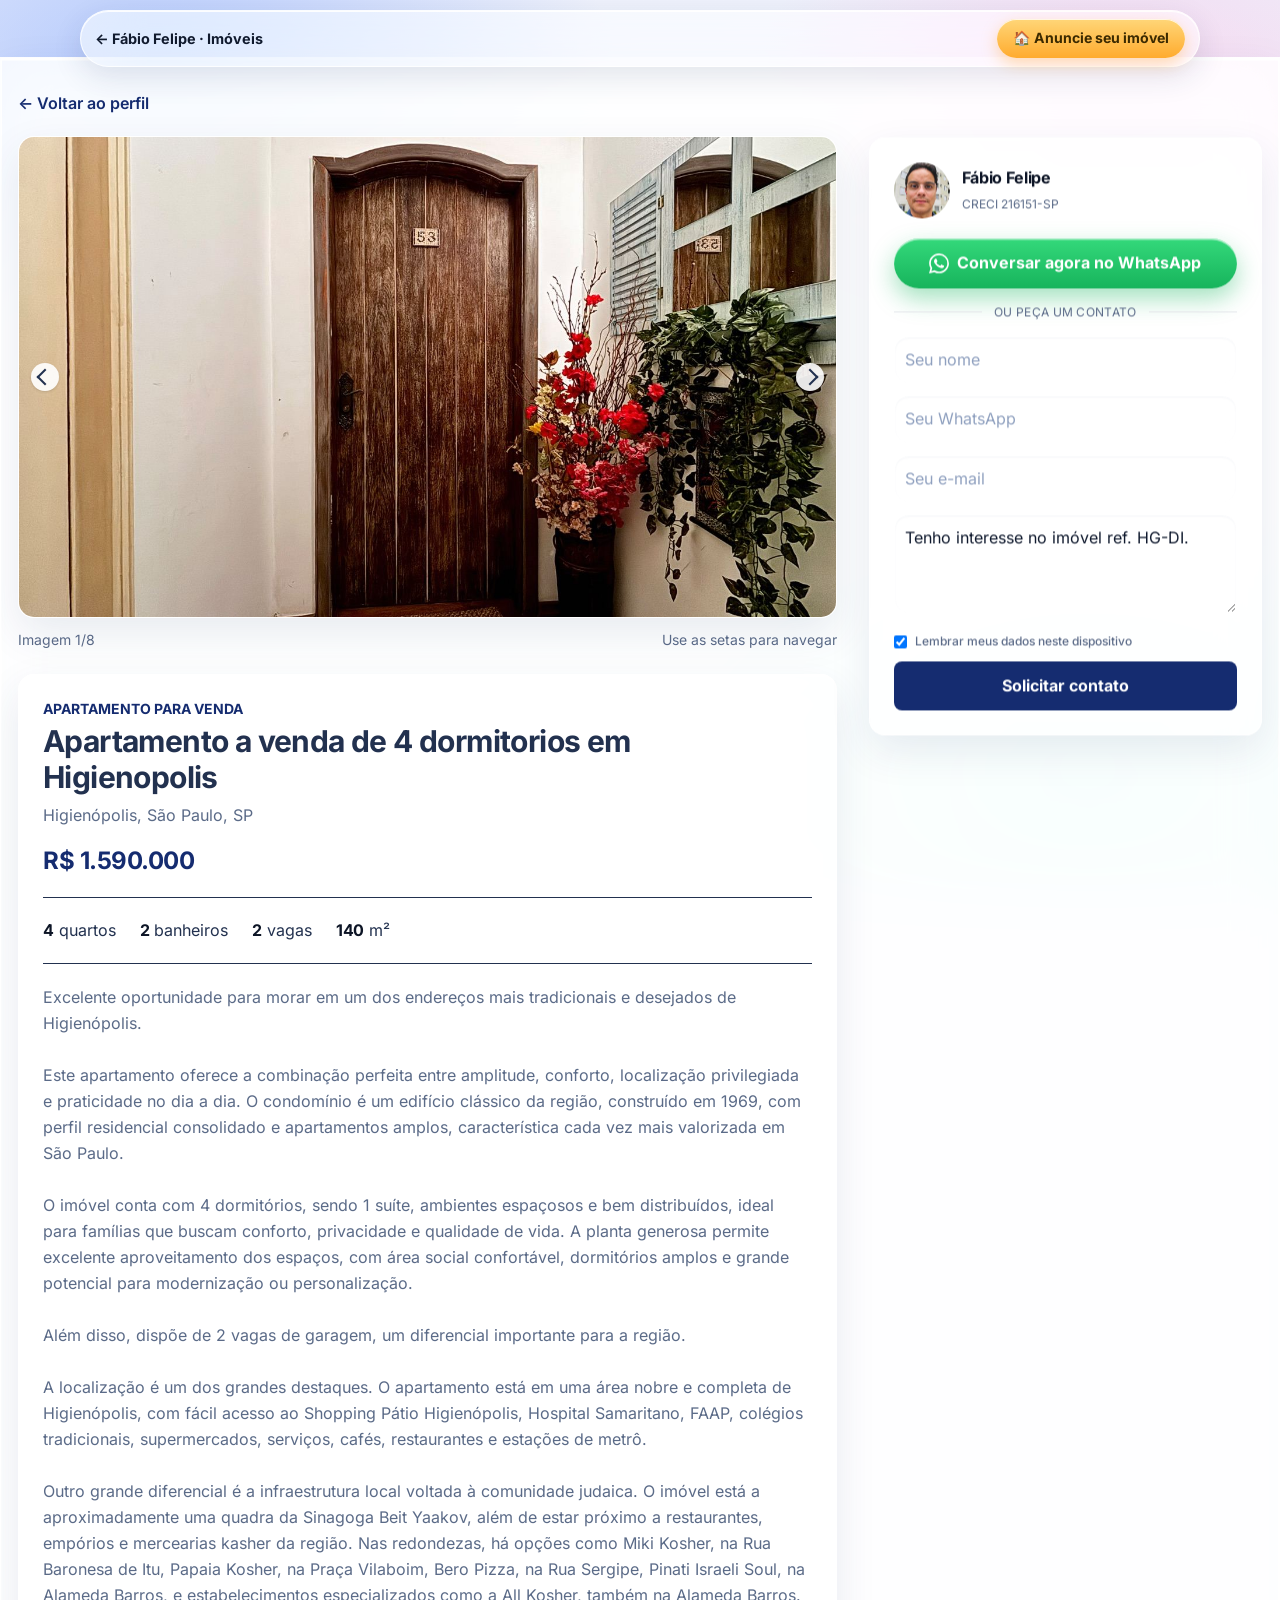
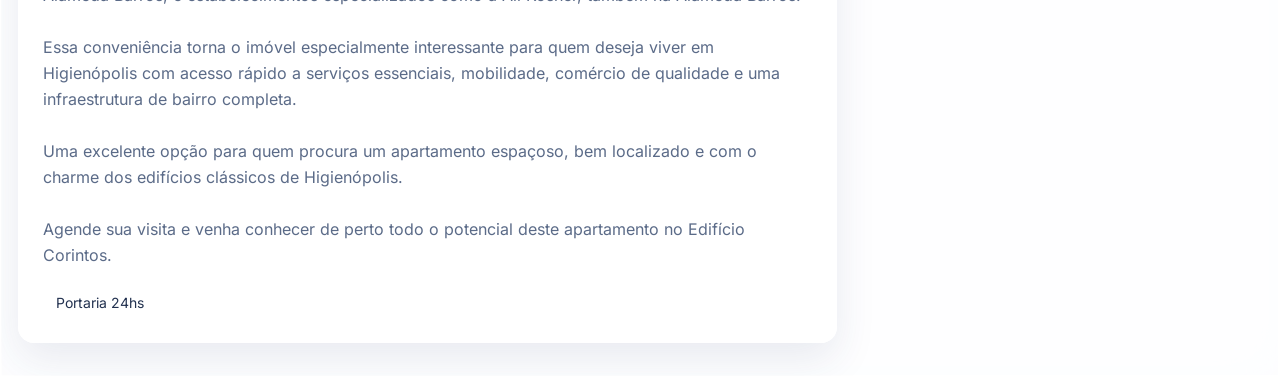
<file: imoveis/7861d52e-8292-4648-9b47-c7b4ba258110/index.html>
<!DOCTYPE html><html lang="pt-BR"><head><meta charSet="UTF-8"/><meta name="viewport" content="width=device-width, initial-scale=1.0"/><title>Apartamento a venda de 4 dormitorios em Higienopolis | BrokerLink</title><link rel="canonical" href="/imoveis/7861d52e-8292-4648-9b47-c7b4ba258110/"/><meta name="description" content="Excelente oportunidade para morar em um dos endereços mais tradicionais e desejados de Higienópolis.

Este apartamento oferece a combinação perfeita entre amplitude, conforto, localização privilegiada e praticidade no dia a dia. O condomínio é um edifício clássico da região, construído em 1969, com perfil residencial consolidado e apartamentos amplos, característica cada vez mais valorizada em São Paulo.

O imóvel conta com 4 dormitórios, sendo 1 suíte, ambientes espaçosos e bem distribuídos, ideal para famílias que buscam conforto, privacidade e qualidade de vida. A planta generosa permite excelente aproveitamento dos espaços, com área social confortável, dormitórios amplos e grande potencial para modernização ou personalização.

Além disso, dispõe de 2 vagas de garagem, um diferencial importante para a região.

A localização é um dos grandes destaques. O apartamento está em uma área nobre e completa de Higienópolis, com fácil acesso ao Shopping Pátio Higienópolis, Hospital Samaritano, FAAP, colégios tradicionais, supermercados, serviços, cafés, restaurantes e estações de metrô.

Outro grande diferencial é a infraestrutura local voltada à comunidade judaica. O imóvel está a aproximadamente uma quadra da Sinagoga Beit Yaakov, além de estar próximo a restaurantes, empórios e mercearias kasher da região. Nas redondezas, há opções como Miki Kosher, na Rua Baronesa de Itu, Papaia Kosher, na Praça Vilaboim, Bero Pizza, na Rua Sergipe, Pinati Israeli Soul, na Alameda Barros, e estabelecimentos especializados como a All Kosher, também na Alameda Barros.

Essa conveniência torna o imóvel especialmente interessante para quem deseja viver em Higienópolis com acesso rápido a serviços essenciais, mobilidade, comércio de qualidade e uma infraestrutura de bairro completa.

Uma excelente opção para quem procura um apartamento espaçoso, bem localizado e com o charme dos edifícios clássicos de Higienópolis.

Agende sua visita e venha conhecer de perto todo o potencial deste apartamento no Edifício Corintos."/><meta property="og:type" content="website"/><meta property="og:title" content="Apartamento a venda de 4 dormitorios em Higienopolis | BrokerLink"/><meta property="og:description" content="Excelente oportunidade para morar em um dos endereços mais tradicionais e desejados de Higienópolis.

Este apartamento oferece a combinação perfeita entre amplitude, conforto, localização privilegiada e praticidade no dia a dia. O condomínio é um edifício clássico da região, construído em 1969, com perfil residencial consolidado e apartamentos amplos, característica cada vez mais valorizada em São Paulo.

O imóvel conta com 4 dormitórios, sendo 1 suíte, ambientes espaçosos e bem distribuídos, ideal para famílias que buscam conforto, privacidade e qualidade de vida. A planta generosa permite excelente aproveitamento dos espaços, com área social confortável, dormitórios amplos e grande potencial para modernização ou personalização.

Além disso, dispõe de 2 vagas de garagem, um diferencial importante para a região.

A localização é um dos grandes destaques. O apartamento está em uma área nobre e completa de Higienópolis, com fácil acesso ao Shopping Pátio Higienópolis, Hospital Samaritano, FAAP, colégios tradicionais, supermercados, serviços, cafés, restaurantes e estações de metrô.

Outro grande diferencial é a infraestrutura local voltada à comunidade judaica. O imóvel está a aproximadamente uma quadra da Sinagoga Beit Yaakov, além de estar próximo a restaurantes, empórios e mercearias kasher da região. Nas redondezas, há opções como Miki Kosher, na Rua Baronesa de Itu, Papaia Kosher, na Praça Vilaboim, Bero Pizza, na Rua Sergipe, Pinati Israeli Soul, na Alameda Barros, e estabelecimentos especializados como a All Kosher, também na Alameda Barros.

Essa conveniência torna o imóvel especialmente interessante para quem deseja viver em Higienópolis com acesso rápido a serviços essenciais, mobilidade, comércio de qualidade e uma infraestrutura de bairro completa.

Uma excelente opção para quem procura um apartamento espaçoso, bem localizado e com o charme dos edifícios clássicos de Higienópolis.

Agende sua visita e venha conhecer de perto todo o potencial deste apartamento no Edifício Corintos."/><meta property="og:image" content="/brokerlink/uploads/corretores/35f3a626-eeab-41ef-ac6b-1ea419a82216/imoveis/7861d52e-8292-4648-9b47-c7b4ba258110/0afd856c-358d-4807-807f-4377f7793492-master.jpg"/><meta name="twitter:card" content="summary_large_image"/><meta name="twitter:title" content="Apartamento a venda de 4 dormitorios em Higienopolis | BrokerLink"/><meta name="twitter:description" content="Excelente oportunidade para morar em um dos endereços mais tradicionais e desejados de Higienópolis.

Este apartamento oferece a combinação perfeita entre amplitude, conforto, localização privilegiada e praticidade no dia a dia. O condomínio é um edifício clássico da região, construído em 1969, com perfil residencial consolidado e apartamentos amplos, característica cada vez mais valorizada em São Paulo.

O imóvel conta com 4 dormitórios, sendo 1 suíte, ambientes espaçosos e bem distribuídos, ideal para famílias que buscam conforto, privacidade e qualidade de vida. A planta generosa permite excelente aproveitamento dos espaços, com área social confortável, dormitórios amplos e grande potencial para modernização ou personalização.

Além disso, dispõe de 2 vagas de garagem, um diferencial importante para a região.

A localização é um dos grandes destaques. O apartamento está em uma área nobre e completa de Higienópolis, com fácil acesso ao Shopping Pátio Higienópolis, Hospital Samaritano, FAAP, colégios tradicionais, supermercados, serviços, cafés, restaurantes e estações de metrô.

Outro grande diferencial é a infraestrutura local voltada à comunidade judaica. O imóvel está a aproximadamente uma quadra da Sinagoga Beit Yaakov, além de estar próximo a restaurantes, empórios e mercearias kasher da região. Nas redondezas, há opções como Miki Kosher, na Rua Baronesa de Itu, Papaia Kosher, na Praça Vilaboim, Bero Pizza, na Rua Sergipe, Pinati Israeli Soul, na Alameda Barros, e estabelecimentos especializados como a All Kosher, também na Alameda Barros.

Essa conveniência torna o imóvel especialmente interessante para quem deseja viver em Higienópolis com acesso rápido a serviços essenciais, mobilidade, comércio de qualidade e uma infraestrutura de bairro completa.

Uma excelente opção para quem procura um apartamento espaçoso, bem localizado e com o charme dos edifícios clássicos de Higienópolis.

Agende sua visita e venha conhecer de perto todo o potencial deste apartamento no Edifício Corintos."/><meta name="twitter:image" content="/brokerlink/uploads/corretores/35f3a626-eeab-41ef-ac6b-1ea419a82216/imoveis/7861d52e-8292-4648-9b47-c7b4ba258110/0afd856c-358d-4807-807f-4377f7793492-master.jpg"/><link rel="icon" href="/brokerlink/favicon.ico" sizes="any"/><link rel="icon" type="image/svg+xml" href="/brokerlink/favicon.svg"/><link rel="stylesheet" href="/css/styles.min.css"/><link rel="stylesheet" href="/css/revolution-pages.css"/><link rel="stylesheet" href="/css/liquid-glass-pages.css"/></head><body><div class="lg-topbar"><div class="lg-topbar-inner"><a class="lg-back" href="/">← Fábio Felipe · Imóveis</a><a class="lg-cta" href="/#anuncie">🏠 Anuncie seu imóvel</a></div></div><div class="bg-gray-50 min-h-screen overflow-x-hidden"><main class="bg-gray-50 min-h-screen pb-24 lg:pb-0"><div class="max-w-7xl mx-auto px-4 py-8"><a href="/" class="text-primary font-semibold">← Voltar ao perfil</a><div class="grid lg:grid-cols-3 gap-8 mt-5"><div class="lg:col-span-2"><div id="property-gallery" class="space-y-3" data-gallery="1"><div class="relative overflow-hidden rounded-2xl bg-gray-100"><button type="button" data-gallery-prev="true" aria-label="Foto anterior" class="absolute left-3 top-1/2 z-10 -translate-y-1/2 rounded-full bg-white/90 p-2 text-gray-700 shadow hover:bg-white"><span class="block h-3 w-3 border-l-2 border-t-2 border-current -rotate-45"></span></button><button type="button" data-gallery-open="true" class="block w-full cursor-zoom-in"><img data-gallery-main="true" src="/brokerlink/uploads/corretores/35f3a626-eeab-41ef-ac6b-1ea419a82216/imoveis/7861d52e-8292-4648-9b47-c7b4ba258110/0afd856c-358d-4807-807f-4377f7793492-master.jpg" alt="Apartamento a venda de 4 dormitorios em Higienopolis - foto 1" class="h-80 w-full object-cover lg:h-[480px]"/></button><button type="button" data-gallery-next="true" aria-label="Próxima foto" class="absolute right-3 top-1/2 z-10 -translate-y-1/2 rounded-full bg-white/90 p-2 text-gray-700 shadow hover:bg-white"><span class="block h-3 w-3 border-r-2 border-t-2 border-current rotate-45"></span></button></div><div class="flex items-center justify-between text-sm text-gray-500"><span data-gallery-counter="true">Imagem 1/<!-- -->8</span><span class="hidden sm:inline">Use as setas para navegar</span></div></div><section class="bg-white border border-gray-200 rounded-2xl p-6 mt-6"><div class="flex flex-wrap justify-between gap-4"><div><p class="text-sm font-bold uppercase text-primary">Apartamento<!-- --> para <!-- -->venda</p><h1 class="text-3xl font-bold text-gray-900 mt-1">Apartamento a venda de 4 dormitorios em Higienopolis</h1><p class="text-gray-500 mt-2">Higienópolis, São Paulo, SP</p></div><strong class="text-2xl text-primary">R$ 1.590.000</strong></div><div class="flex flex-wrap gap-6 py-5 my-5 border-y text-gray-700"><span><strong>4</strong> quartos</span><span><strong>2</strong> banheiros</span><span><strong>2</strong> vagas</span><span><strong>140</strong> m²</span></div><p class="text-gray-600 whitespace-pre-line leading-relaxed">Excelente oportunidade para morar em um dos endereços mais tradicionais e desejados de Higienópolis.

Este apartamento oferece a combinação perfeita entre amplitude, conforto, localização privilegiada e praticidade no dia a dia. O condomínio é um edifício clássico da região, construído em 1969, com perfil residencial consolidado e apartamentos amplos, característica cada vez mais valorizada em São Paulo.

O imóvel conta com 4 dormitórios, sendo 1 suíte, ambientes espaçosos e bem distribuídos, ideal para famílias que buscam conforto, privacidade e qualidade de vida. A planta generosa permite excelente aproveitamento dos espaços, com área social confortável, dormitórios amplos e grande potencial para modernização ou personalização.

Além disso, dispõe de 2 vagas de garagem, um diferencial importante para a região.

A localização é um dos grandes destaques. O apartamento está em uma área nobre e completa de Higienópolis, com fácil acesso ao Shopping Pátio Higienópolis, Hospital Samaritano, FAAP, colégios tradicionais, supermercados, serviços, cafés, restaurantes e estações de metrô.

Outro grande diferencial é a infraestrutura local voltada à comunidade judaica. O imóvel está a aproximadamente uma quadra da Sinagoga Beit Yaakov, além de estar próximo a restaurantes, empórios e mercearias kasher da região. Nas redondezas, há opções como Miki Kosher, na Rua Baronesa de Itu, Papaia Kosher, na Praça Vilaboim, Bero Pizza, na Rua Sergipe, Pinati Israeli Soul, na Alameda Barros, e estabelecimentos especializados como a All Kosher, também na Alameda Barros.

Essa conveniência torna o imóvel especialmente interessante para quem deseja viver em Higienópolis com acesso rápido a serviços essenciais, mobilidade, comércio de qualidade e uma infraestrutura de bairro completa.

Uma excelente opção para quem procura um apartamento espaçoso, bem localizado e com o charme dos edifícios clássicos de Higienópolis.

Agende sua visita e venha conhecer de perto todo o potencial deste apartamento no Edifício Corintos.</p><div class="flex flex-wrap gap-2 mt-5"><span class="bg-gray-100 rounded-full px-3 py-1 text-sm">Portaria 24hs</span></div></section></div><aside><div class="bg-white border border-gray-200 rounded-2xl p-6 sticky top-20"><div class="flex items-center gap-3 mb-5"><div class="w-14 h-14 rounded-full bg-blue-100 overflow-hidden"><img src="/brokerlink/uploads/corretores/35f3a626-eeab-41ef-ac6b-1ea419a82216/corretor-5-1782740356628-820094890.jpg" alt="" class="w-full h-full object-cover"/></div><div><strong class="block">Fábio Felipe</strong><span class="text-xs text-gray-500">CRECI <!-- -->216151<!-- -->-<!-- -->SP</span></div></div><a href="https://wa.me/5511975222840" target="_blank" rel="noopener noreferrer" data-main-whatsapp-button="true" class="flex items-center justify-center gap-2 bg-green-500 hover:bg-green-600 text-white text-center rounded-lg px-5 py-3 font-bold no-underline mb-4"><svg class="w-5 h-5 flex-shrink-0" viewBox="0 0 24 24" fill="currentColor" aria-hidden="true"><path d="M17.47 14.38c-.3-.15-1.76-.87-2.03-.97-.27-.1-.47-.15-.67.15-.2.3-.77.97-.94 1.16-.17.2-.35.22-.64.08-.3-.15-1.26-.46-2.39-1.48-.88-.79-1.48-1.76-1.65-2.06-.17-.3-.02-.46.13-.61.13-.13.3-.35.45-.52.15-.17.2-.3.3-.5.1-.2.05-.37-.03-.52-.07-.15-.67-1.61-.92-2.21-.24-.58-.49-.5-.67-.51h-.57c-.2 0-.52.07-.79.37-.27.3-1.04 1.02-1.04 2.48 0 1.46 1.07 2.88 1.21 3.07.15.2 2.1 3.2 5.08 4.49.71.31 1.26.49 1.69.63.71.23 1.36.2 1.87.12.57-.09 1.76-.72 2.01-1.41.25-.69.25-1.29.17-1.41-.07-.12-.27-.2-.57-.35M12.05 21.79h-.01a9.87 9.87 0 0 1-5.03-1.38l-.36-.21-3.74.98 1-3.65-.24-.37a9.86 9.86 0 0 1-1.51-5.26A9.89 9.89 0 0 1 12.05 2a9.82 9.82 0 0 1 6.99 2.9 9.83 9.83 0 0 1 2.89 7c0 5.45-4.44 9.89-9.88 9.89M20.46 3.49A11.82 11.82 0 0 0 12.05 0C5.5 0 .16 5.34.16 11.89c0 2.1.55 4.14 1.59 5.95L.06 24l6.3-1.65a11.88 11.88 0 0 0 5.68 1.45h.01c6.55 0 11.89-5.34 11.89-11.9a11.82 11.82 0 0 0-3.48-8.41"></path></svg>Conversar agora no WhatsApp</a><div class="flex items-center gap-3 my-4"><span class="h-px bg-gray-200 flex-1"></span><span class="text-xs uppercase tracking-wide text-gray-400">ou peça um contato</span><span class="h-px bg-gray-200 flex-1"></span></div><form data-lead-form="true" data-static-whatsapp-form="true" action="https://wa.me/5511975222840" method="GET" class="space-y-3"><input type="hidden" name="imovel_id" value="7861d52e-8292-4648-9b47-c7b4ba258110"/><input type="hidden" name="link" value=""/><input type="hidden" name="origem" value="direto"/><input name="nome" autoComplete="name" required="" placeholder="Seu nome" class="w-full border rounded-lg p-2.5"/><input name="telefone" type="tel" autoComplete="tel" required="" placeholder="Seu WhatsApp" data-phone-mask="true" inputMode="numeric" maxLength="15" class="w-full border rounded-lg p-2.5"/><input name="email" type="email" autoComplete="email" placeholder="Seu e-mail" class="w-full border rounded-lg p-2.5"/><textarea name="mensagem" rows="3" class="w-full border rounded-lg p-2.5">Tenho interesse no imóvel ref. HG-DI.</textarea><label class="flex items-start gap-2 text-xs text-gray-500"><input type="checkbox" name="lembrar_dados" class="mt-0.5" checked=""/><span>Lembrar meus dados neste dispositivo</span></label><button class="btn-primary w-full rounded-lg px-5 py-3 font-bold">Solicitar contato</button></form></div></aside></div></div></main><a href="https://wa.me/5511975222840" target="_blank" rel="noopener noreferrer" data-fixed-whatsapp-button="true" class="hidden fixed bottom-4 left-4 right-4 z-40 flex items-center justify-center gap-2 bg-green-500 text-white rounded-xl px-5 py-4 font-bold no-underline shadow-xl"><svg class="w-5 h-5 flex-shrink-0" viewBox="0 0 24 24" fill="currentColor" aria-hidden="true"><path d="M17.47 14.38c-.3-.15-1.76-.87-2.03-.97-.27-.1-.47-.15-.67.15-.2.3-.77.97-.94 1.16-.17.2-.35.22-.64.08-.3-.15-1.26-.46-2.39-1.48-.88-.79-1.48-1.76-1.65-2.06-.17-.3-.02-.46.13-.61.13-.13.3-.35.45-.52.15-.17.2-.3.3-.5.1-.2.05-.37-.03-.52-.07-.15-.67-1.61-.92-2.21-.24-.58-.49-.5-.67-.51h-.57c-.2 0-.52.07-.79.37-.27.3-1.04 1.02-1.04 2.48 0 1.46 1.07 2.88 1.21 3.07.15.2 2.1 3.2 5.08 4.49.71.31 1.26.49 1.69.63.71.23 1.36.2 1.87.12.57-.09 1.76-.72 2.01-1.41.25-.69.25-1.29.17-1.41-.07-.12-.27-.2-.57-.35M12.05 21.79h-.01a9.87 9.87 0 0 1-5.03-1.38l-.36-.21-3.74.98 1-3.65-.24-.37a9.86 9.86 0 0 1-1.51-5.26A9.89 9.89 0 0 1 12.05 2a9.82 9.82 0 0 1 6.99 2.9 9.83 9.83 0 0 1 2.89 7c0 5.45-4.44 9.89-9.88 9.89M20.46 3.49A11.82 11.82 0 0 0 12.05 0C5.5 0 .16 5.34.16 11.89c0 2.1.55 4.14 1.59 5.95L.06 24l6.3-1.65a11.88 11.88 0 0 0 5.68 1.45h.01c6.55 0 11.89-5.34 11.89-11.9a11.82 11.82 0 0 0-3.48-8.41"></path></svg>Conversar no WhatsApp</a><div id="location-capture" class="hidden fixed bottom-24 lg:bottom-4 left-4 right-4 sm:left-auto sm:w-96 z-50 bg-white border border-gray-200 rounded-xl p-4 shadow-xl" role="status" aria-live="polite"><div class="flex items-start gap-3"><div class="w-9 h-9 rounded-full bg-blue-50 text-primary flex items-center justify-center flex-shrink-0"><svg class="w-5 h-5" viewBox="0 0 24 24" fill="none" stroke="currentColor" stroke-width="2" aria-hidden="true"><path stroke-linecap="round" stroke-linejoin="round" d="M12 21s6-5.3 6-11a6 6 0 1 0-12 0c0 5.7 6 11 6 11Z"></path><circle cx="12" cy="10" r="2"></circle></svg></div><div class="flex-1"><strong class="block text-sm text-gray-900">Atendimento na sua região</strong><p id="location-capture-status" class="text-xs text-gray-500 mt-1">Autorize o navegador para identificarmos apenas sua cidade aproximada.</p></div><button id="location-capture-close" type="button" class="bg-transparent border-0 text-gray-400" aria-label="Fechar">×</button></div></div><script>
      (function () {
        const storageKey = 'brokerlink.leadIdentity.v1';
        const legacyStorageKey = ['brok', 'ermap.leadIdentity.v1'].join('');

        function readIdentity() {
          try {
            const rawValue = localStorage.getItem(storageKey) || localStorage.getItem(legacyStorageKey) || '{}';
            const value = JSON.parse(rawValue);
            if (localStorage.getItem(legacyStorageKey) && !localStorage.getItem(storageKey)) {
              localStorage.setItem(storageKey, JSON.stringify(value));
              localStorage.removeItem(legacyStorageKey);
            }
            return {
              nome: typeof value.nome === 'string' ? value.nome : '',
              telefone: typeof value.telefone === 'string' ? value.telefone : '',
              email: typeof value.email === 'string' ? value.email : ''
            };
          } catch (error) {
            return { nome: '', telefone: '', email: '' };
          }
        }

        function initializeLeadForms() {
          const identity = readIdentity();

          document.querySelectorAll('[data-lead-form]').forEach(function (form) {
            const nameInput = form.querySelector('[name="nome"]');
            const phoneInput = form.querySelector('[name="telefone"]');
            const emailInput = form.querySelector('[name="email"]');
            const rememberInput = form.querySelector('[name="lembrar_dados"]');

            if (nameInput && !nameInput.value) nameInput.value = identity.nome;
            if (phoneInput && !phoneInput.value) phoneInput.value = identity.telefone;
            if (emailInput && !emailInput.value) emailInput.value = identity.email;
            if (rememberInput && (identity.nome || identity.telefone || identity.email)) {
              rememberInput.checked = true;
            }

            form.addEventListener('submit', function () {
              if (rememberInput && rememberInput.checked) {
                localStorage.setItem(storageKey, JSON.stringify({
                  nome: nameInput ? nameInput.value.trim() : '',
                  telefone: phoneInput ? phoneInput.value.trim() : '',
                  email: emailInput ? emailInput.value.trim() : ''
                }));
                localStorage.removeItem(legacyStorageKey);
              } else {
                localStorage.removeItem(storageKey);
                localStorage.removeItem(legacyStorageKey);
              }
            });
          });
        }

        if (document.readyState === 'loading') {
          document.addEventListener('DOMContentLoaded', initializeLeadForms);
        } else {
          initializeLeadForms();
        }
      })();
    </script><script>
      (function () {
        function formatPhone(value) {
          var digits = String(value || '').replace(/\D/g, '');

          if (digits.startsWith('55') && digits.length > 11) {
            digits = digits.slice(2);
          }

          digits = digits.slice(0, 11);

          if (!digits) return '';
          if (digits.length <= 2) return '(' + digits;

          var ddd = digits.slice(0, 2);
          var number = digits.slice(2);

          if (digits.length <= 6) {
            return '(' + ddd + ') ' + number;
          }

          if (digits.length <= 10) {
            return '(' + ddd + ') ' + number.slice(0, 4) + '-' + number.slice(4);
          }

          return '(' + ddd + ') ' + number.slice(0, 5) + '-' + number.slice(5);
        }

        function applyMask(input) {
          if (!input || input.dataset.phoneMaskBound === '1') return;
          input.dataset.phoneMaskBound = '1';

          function sync() {
            var masked = formatPhone(input.value);
            if (input.value !== masked) {
              input.value = masked;
            }
          }

          input.addEventListener('input', sync);
          input.addEventListener('blur', sync);
          sync();
        }

        function initializePhoneMasks() {
          document.querySelectorAll('[data-phone-mask]').forEach(applyMask);
        }

        if (document.readyState === 'loading') {
          document.addEventListener('DOMContentLoaded', initializePhoneMasks);
        } else {
          initializePhoneMasks();
        }
      })();
    </script><script>
              (function () {
                var root = document.getElementById('property-gallery');
                if (!root) return;

                var images = [{"id":"0afd856c-358d-4807-807f-4377f7793492","src":"/brokerlink/uploads/corretores/35f3a626-eeab-41ef-ac6b-1ea419a82216/imoveis/7861d52e-8292-4648-9b47-c7b4ba258110/0afd856c-358d-4807-807f-4377f7793492-master.jpg","thumb":"/brokerlink/uploads/corretores/35f3a626-eeab-41ef-ac6b-1ea419a82216/imoveis/7861d52e-8292-4648-9b47-c7b4ba258110/0afd856c-358d-4807-807f-4377f7793492-thumb.jpg","width":1400,"height":1050},{"id":"2c0da9fa-1413-49bb-a59c-4d6a46375161","src":"/brokerlink/uploads/corretores/35f3a626-eeab-41ef-ac6b-1ea419a82216/imoveis/7861d52e-8292-4648-9b47-c7b4ba258110/2c0da9fa-1413-49bb-a59c-4d6a46375161-master.jpg","thumb":"/brokerlink/uploads/corretores/35f3a626-eeab-41ef-ac6b-1ea419a82216/imoveis/7861d52e-8292-4648-9b47-c7b4ba258110/2c0da9fa-1413-49bb-a59c-4d6a46375161-thumb.jpg","width":1400,"height":1050},{"id":"eb498a5d-cf77-4def-ab9a-33031f720a9f","src":"/brokerlink/uploads/corretores/35f3a626-eeab-41ef-ac6b-1ea419a82216/imoveis/7861d52e-8292-4648-9b47-c7b4ba258110/eb498a5d-cf77-4def-ab9a-33031f720a9f-master.jpg","thumb":"/brokerlink/uploads/corretores/35f3a626-eeab-41ef-ac6b-1ea419a82216/imoveis/7861d52e-8292-4648-9b47-c7b4ba258110/eb498a5d-cf77-4def-ab9a-33031f720a9f-thumb.jpg","width":1400,"height":1050},{"id":"4e124695-4929-4f4e-882d-8a3286e3899e","src":"/brokerlink/uploads/corretores/35f3a626-eeab-41ef-ac6b-1ea419a82216/imoveis/7861d52e-8292-4648-9b47-c7b4ba258110/4e124695-4929-4f4e-882d-8a3286e3899e-master.jpg","thumb":"/brokerlink/uploads/corretores/35f3a626-eeab-41ef-ac6b-1ea419a82216/imoveis/7861d52e-8292-4648-9b47-c7b4ba258110/4e124695-4929-4f4e-882d-8a3286e3899e-thumb.jpg","width":788,"height":1050},{"id":"313eda16-6a2b-433c-915d-5063ff9f5d78","src":"/brokerlink/uploads/corretores/35f3a626-eeab-41ef-ac6b-1ea419a82216/imoveis/7861d52e-8292-4648-9b47-c7b4ba258110/313eda16-6a2b-433c-915d-5063ff9f5d78-master.jpg","thumb":"/brokerlink/uploads/corretores/35f3a626-eeab-41ef-ac6b-1ea419a82216/imoveis/7861d52e-8292-4648-9b47-c7b4ba258110/313eda16-6a2b-433c-915d-5063ff9f5d78-thumb.jpg","width":1400,"height":1050},{"id":"5faae428-8562-4184-ba75-fbb7425a8fdf","src":"/brokerlink/uploads/corretores/35f3a626-eeab-41ef-ac6b-1ea419a82216/imoveis/7861d52e-8292-4648-9b47-c7b4ba258110/5faae428-8562-4184-ba75-fbb7425a8fdf-master.jpg","thumb":"/brokerlink/uploads/corretores/35f3a626-eeab-41ef-ac6b-1ea419a82216/imoveis/7861d52e-8292-4648-9b47-c7b4ba258110/5faae428-8562-4184-ba75-fbb7425a8fdf-thumb.jpg","width":1400,"height":1050},{"id":"679ab3aa-25d4-49ea-b0e8-e33dcf70fc08","src":"/brokerlink/uploads/corretores/35f3a626-eeab-41ef-ac6b-1ea419a82216/imoveis/7861d52e-8292-4648-9b47-c7b4ba258110/679ab3aa-25d4-49ea-b0e8-e33dcf70fc08-master.jpg","thumb":"/brokerlink/uploads/corretores/35f3a626-eeab-41ef-ac6b-1ea419a82216/imoveis/7861d52e-8292-4648-9b47-c7b4ba258110/679ab3aa-25d4-49ea-b0e8-e33dcf70fc08-thumb.jpg","width":1400,"height":1050},{"id":"03fc7e5e-2c6c-4a23-876e-96d66006fba1","src":"/brokerlink/uploads/corretores/35f3a626-eeab-41ef-ac6b-1ea419a82216/imoveis/7861d52e-8292-4648-9b47-c7b4ba258110/03fc7e5e-2c6c-4a23-876e-96d66006fba1-master.jpg","thumb":"/brokerlink/uploads/corretores/35f3a626-eeab-41ef-ac6b-1ea419a82216/imoveis/7861d52e-8292-4648-9b47-c7b4ba258110/03fc7e5e-2c6c-4a23-876e-96d66006fba1-thumb.jpg","width":1400,"height":1050}];
                var title = "Apartamento a venda de 4 dormitorios em Higienopolis";
                var index = 0;
                var isOpen = false;
                var mainImage = root.querySelector('[data-gallery-main]');
                var prevButton = root.querySelector('[data-gallery-prev]');
                var nextButton = root.querySelector('[data-gallery-next]');
                var openButton = root.querySelector('[data-gallery-open]');
                var counter = root.querySelector('[data-gallery-counter]');
                var mainWhatsappButton = document.querySelector('[data-main-whatsapp-button]');
                var fixedWhatsappButton = document.querySelector('[data-fixed-whatsapp-button]');

                var overlay = document.createElement('div');
                overlay.className = 'fixed inset-0 z-50 hidden items-center justify-center bg-black/80 p-4';
                overlay.setAttribute('data-gallery-modal', '1');
                overlay.innerHTML = '<button type="button" data-gallery-close class="absolute right-4 top-4 rounded-full bg-white/90 px-3 py-2 text-sm font-semibold text-gray-700">Fechar</button><button type="button" data-gallery-modal-prev aria-label="Foto anterior" class="absolute left-4 top-1/2 -translate-y-1/2 rounded-full bg-white/90 p-3 text-gray-700 shadow hover:bg-white"><span class="block h-3 w-3 border-l-2 border-t-2 border-current -rotate-45"></span></button><button type="button" data-gallery-modal-next aria-label="Próxima foto" class="absolute right-4 top-1/2 -translate-y-1/2 rounded-full bg-white/90 p-3 text-gray-700 shadow hover:bg-white"><span class="block h-3 w-3 border-r-2 border-t-2 border-current rotate-45"></span></button><img data-gallery-modal-image class="max-h-[90vh] max-w-[95vw] rounded-xl object-contain shadow-2xl" alt="" />';
                document.body.appendChild(overlay);

                var modalImage = overlay.querySelector('[data-gallery-modal-image]');
                var closeButton = overlay.querySelector('[data-gallery-close]');
                var modalPrevButton = overlay.querySelector('[data-gallery-modal-prev]');
                var modalNextButton = overlay.querySelector('[data-gallery-modal-next]');
                var touchStartX = 0;
                var touchStartY = 0;
                var touchEndX = 0;
                var touchEndY = 0;

                function currentImage() {
                  return images[index] || {};
                }

                function render() {
                  if (!images.length) return;
                  var image = currentImage();
                  mainImage.src = image.src || image.thumb || '';
                  mainImage.alt = title + ' - foto ' + (index + 1);
                  modalImage.src = image.src || image.thumb || '';
                  modalImage.alt = mainImage.alt;
                  if (counter) {
                    counter.textContent = 'Imagem ' + (index + 1) + '/' + images.length;
                  }
                }

                function step(direction) {
                  if (!images.length) return;
                  index = (index + direction + images.length) % images.length;
                  render();
                }

                function sync() {
                  render();
                }

                function openModal() {
                  if (!images.length) return;
                  overlay.classList.remove('hidden');
                  overlay.classList.add('flex');
                  isOpen = true;
                  render();
                }

                function closeModal() {
                  overlay.classList.add('hidden');
                  overlay.classList.remove('flex');
                  isOpen = false;
                }

                if (prevButton) {
                  prevButton.addEventListener('click', function () {
                    step(-1);
                  });
                }

                if (nextButton) {
                  nextButton.addEventListener('click', function () {
                    step(1);
                  });
                }

                if (openButton) {
                  openButton.addEventListener('click', openModal);
                }

                if (modalPrevButton) {
                  modalPrevButton.addEventListener('click', function (event) {
                    event.stopPropagation();
                    step(-1);
                  });
                }

                if (modalNextButton) {
                  modalNextButton.addEventListener('click', function (event) {
                    event.stopPropagation();
                    step(1);
                  });
                }

                root.addEventListener('touchstart', function (event) {
                  if (!event.touches || !event.touches.length) return;
                  touchStartX = event.touches[0].clientX;
                  touchStartY = event.touches[0].clientY;
                  touchEndX = touchStartX;
                  touchEndY = touchStartY;
                }, { passive: true });

                root.addEventListener('touchmove', function (event) {
                  if (!event.touches || !event.touches.length) return;
                  touchEndX = event.touches[0].clientX;
                  touchEndY = event.touches[0].clientY;
                }, { passive: true });

                root.addEventListener('touchend', function () {
                  if (!images.length) return;
                  var diffX = touchEndX - touchStartX;
                  var diffY = touchEndY - touchStartY;
                  if (Math.abs(diffX) < 50 || Math.abs(diffX) <= Math.abs(diffY)) return;
                  step(diffX < 0 ? 1 : -1);
                });

                overlay.addEventListener('click', function (event) {
                  if (event.target === overlay) closeModal();
                });

                closeButton.addEventListener('click', closeModal);
                document.addEventListener('keydown', function (event) {
                  if (!isOpen) return;
                  if (event.key === 'Escape') closeModal();
                  if (event.key === 'ArrowLeft') step(-1);
                  if (event.key === 'ArrowRight') step(1);
                });

                render();

                if (mainWhatsappButton && fixedWhatsappButton && 'IntersectionObserver' in window) {
                  var syncWhatsappVisibility = function (isVisible) {
                    fixedWhatsappButton.classList.toggle('hidden', isVisible);
                  };

                  var observer = new IntersectionObserver(function (entries) {
                    entries.forEach(function (entry) {
                      syncWhatsappVisibility(entry.isIntersecting);
                    });
                  }, {
                    threshold: 0.1,
                  });

                  observer.observe(mainWhatsappButton);
                  syncWhatsappVisibility(mainWhatsappButton.getBoundingClientRect().top < window.innerHeight && mainWhatsappButton.getBoundingClientRect().bottom > 0);
                }
              })();
            </script></div><script>
  (function () {
    var phone = '5511975222840';

    function field(form, name) {
      var input = form.querySelector('[name="' + name + '"]');
      return input ? String(input.value || '').trim() : '';
    }

    document.querySelectorAll('[data-static-whatsapp-form]').forEach(function (form) {
      form.addEventListener('submit', function (event) {
        event.preventDefault();

        var title = document.querySelector('h1');
        var canonical = document.querySelector('link[rel="canonical"]');
        var lines = ['Olá, Fábio! Gostaria de receber mais informações.'];
        var name = field(form, 'nome');
        var contactPhone = field(form, 'telefone');
        var email = field(form, 'email');
        var message = field(form, 'mensagem');

        if (title) lines.push('Página: ' + title.textContent.trim());
        if (name) lines.push('Nome: ' + name);
        if (contactPhone) lines.push('Meu WhatsApp: ' + contactPhone);
        if (email) lines.push('E-mail: ' + email);
        if (message) lines.push('Mensagem: ' + message);
        if (canonical) lines.push('Link: ' + canonical.href);

        var url = 'https://wa.me/' + phone + '?text=' + encodeURIComponent(lines.join('\n'));
        window.open(url, '_blank', 'noopener,noreferrer');
      });
    });
  })();
</script></body></html>
</file>
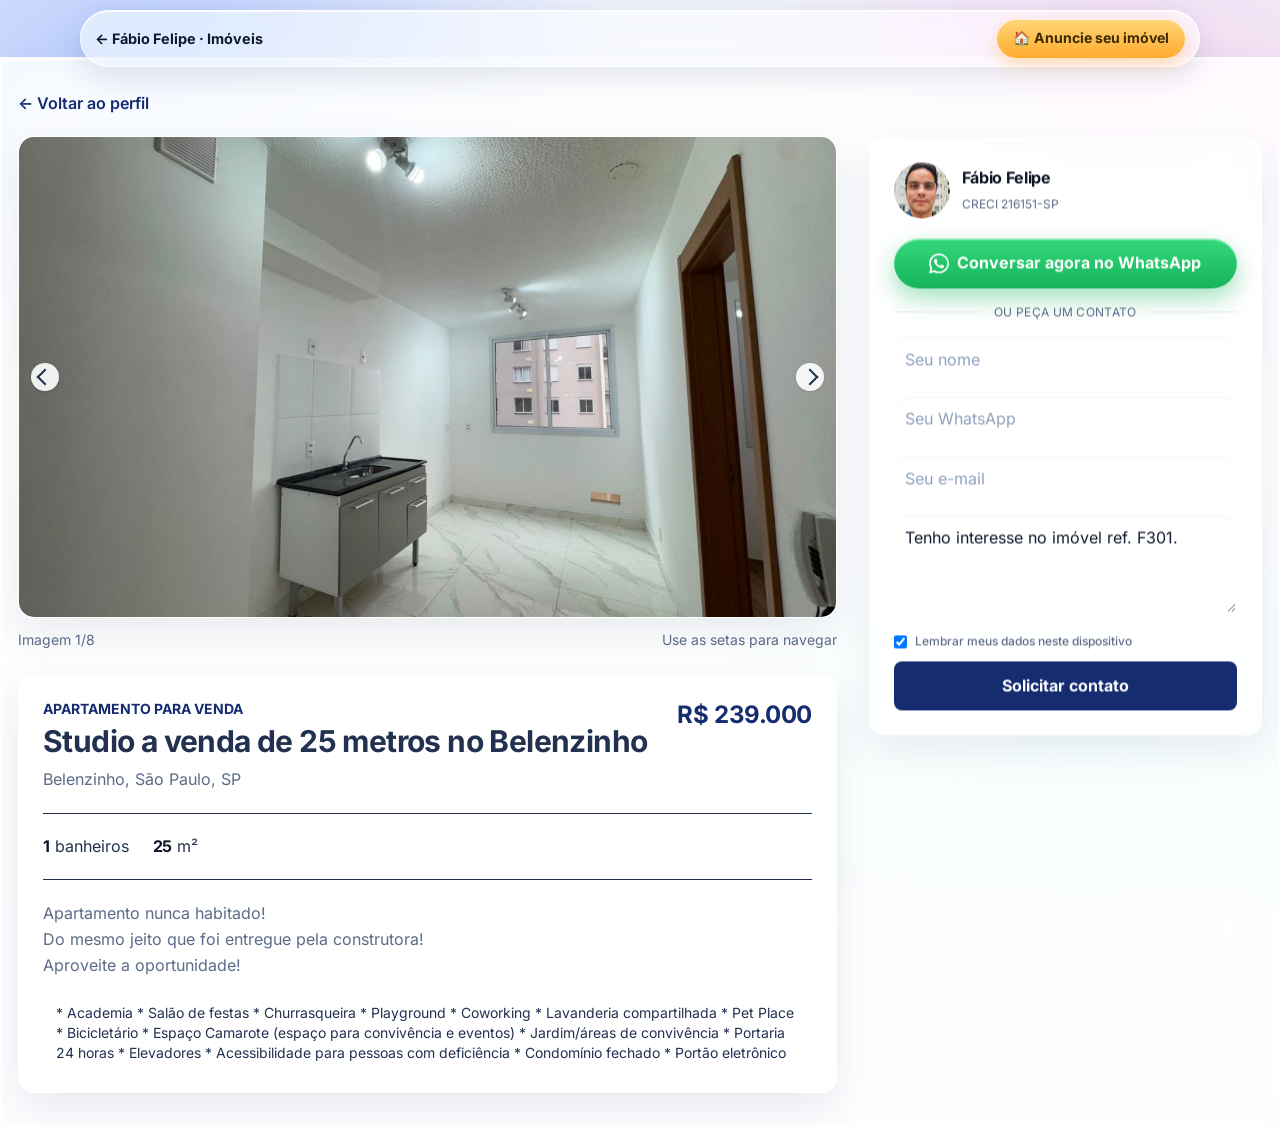
<file: imoveis/b6fe371b-612d-4d37-b635-1dbd89c6b92d/index.html>
<!DOCTYPE html><html lang="pt-BR"><head><meta charSet="UTF-8"/><meta name="viewport" content="width=device-width, initial-scale=1.0"/><title>Studio a venda de 25 metros no Belenzinho | BrokerLink</title><link rel="canonical" href="/imoveis/b6fe371b-612d-4d37-b635-1dbd89c6b92d/"/><meta name="description" content="Apartamento nunca habitado! 
Do mesmo jeito que foi entregue pela construtora!
Aproveite a oportunidade!"/><meta property="og:type" content="website"/><meta property="og:title" content="Studio a venda de 25 metros no Belenzinho | BrokerLink"/><meta property="og:description" content="Apartamento nunca habitado! 
Do mesmo jeito que foi entregue pela construtora!
Aproveite a oportunidade!"/><meta property="og:image" content="/brokerlink/uploads/corretores/35f3a626-eeab-41ef-ac6b-1ea419a82216/imoveis/b6fe371b-612d-4d37-b635-1dbd89c6b92d/85e80629-ac12-45e9-bb7c-e105159652bf-master.jpg"/><meta name="twitter:card" content="summary_large_image"/><meta name="twitter:title" content="Studio a venda de 25 metros no Belenzinho | BrokerLink"/><meta name="twitter:description" content="Apartamento nunca habitado! 
Do mesmo jeito que foi entregue pela construtora!
Aproveite a oportunidade!"/><meta name="twitter:image" content="/brokerlink/uploads/corretores/35f3a626-eeab-41ef-ac6b-1ea419a82216/imoveis/b6fe371b-612d-4d37-b635-1dbd89c6b92d/85e80629-ac12-45e9-bb7c-e105159652bf-master.jpg"/><link rel="icon" href="/brokerlink/favicon.ico" sizes="any"/><link rel="icon" type="image/svg+xml" href="/brokerlink/favicon.svg"/><link rel="stylesheet" href="/css/styles.min.css"/><link rel="stylesheet" href="/css/revolution-pages.css"/><link rel="stylesheet" href="/css/liquid-glass-pages.css"/></head><body><div class="lg-topbar"><div class="lg-topbar-inner"><a class="lg-back" href="/">← Fábio Felipe · Imóveis</a><a class="lg-cta" href="/#anuncie">🏠 Anuncie seu imóvel</a></div></div><div class="bg-gray-50 min-h-screen overflow-x-hidden"><main class="bg-gray-50 min-h-screen pb-24 lg:pb-0"><div class="max-w-7xl mx-auto px-4 py-8"><a href="/" class="text-primary font-semibold">← Voltar ao perfil</a><div class="grid lg:grid-cols-3 gap-8 mt-5"><div class="lg:col-span-2"><div id="property-gallery" class="space-y-3" data-gallery="1"><div class="relative overflow-hidden rounded-2xl bg-gray-100"><button type="button" data-gallery-prev="true" aria-label="Foto anterior" class="absolute left-3 top-1/2 z-10 -translate-y-1/2 rounded-full bg-white/90 p-2 text-gray-700 shadow hover:bg-white"><span class="block h-3 w-3 border-l-2 border-t-2 border-current -rotate-45"></span></button><button type="button" data-gallery-open="true" class="block w-full cursor-zoom-in"><img data-gallery-main="true" src="/brokerlink/uploads/corretores/35f3a626-eeab-41ef-ac6b-1ea419a82216/imoveis/b6fe371b-612d-4d37-b635-1dbd89c6b92d/85e80629-ac12-45e9-bb7c-e105159652bf-master.jpg" alt="Studio a venda de 25 metros no Belenzinho - foto 1" class="h-80 w-full object-cover lg:h-[480px]"/></button><button type="button" data-gallery-next="true" aria-label="Próxima foto" class="absolute right-3 top-1/2 z-10 -translate-y-1/2 rounded-full bg-white/90 p-2 text-gray-700 shadow hover:bg-white"><span class="block h-3 w-3 border-r-2 border-t-2 border-current rotate-45"></span></button></div><div class="flex items-center justify-between text-sm text-gray-500"><span data-gallery-counter="true">Imagem 1/<!-- -->8</span><span class="hidden sm:inline">Use as setas para navegar</span></div></div><section class="bg-white border border-gray-200 rounded-2xl p-6 mt-6"><div class="flex flex-wrap justify-between gap-4"><div><p class="text-sm font-bold uppercase text-primary">Apartamento<!-- --> para <!-- -->venda</p><h1 class="text-3xl font-bold text-gray-900 mt-1">Studio a venda de 25 metros no Belenzinho</h1><p class="text-gray-500 mt-2">Belenzinho, São Paulo, SP</p></div><strong class="text-2xl text-primary">R$ 239.000</strong></div><div class="flex flex-wrap gap-6 py-5 my-5 border-y text-gray-700"><span><strong>1</strong> banheiros</span><span><strong>25</strong> m²</span></div><p class="text-gray-600 whitespace-pre-line leading-relaxed">Apartamento nunca habitado! 
Do mesmo jeito que foi entregue pela construtora!
Aproveite a oportunidade!</p><div class="flex flex-wrap gap-2 mt-5"><span class="bg-gray-100 rounded-full px-3 py-1 text-sm">* Academia * Salão de festas * Churrasqueira * Playground * Coworking * Lavanderia compartilhada * Pet Place * Bicicletário * Espaço Camarote (espaço para convivência e eventos) * Jardim/áreas de convivência * Portaria 24 horas * Elevadores * Acessibilidade para pessoas com deficiência * Condomínio fechado * Portão eletrônico</span></div></section></div><aside><div class="bg-white border border-gray-200 rounded-2xl p-6 sticky top-20"><div class="flex items-center gap-3 mb-5"><div class="w-14 h-14 rounded-full bg-blue-100 overflow-hidden"><img src="/brokerlink/uploads/corretores/35f3a626-eeab-41ef-ac6b-1ea419a82216/corretor-5-1782740356628-820094890.jpg" alt="" class="w-full h-full object-cover"/></div><div><strong class="block">Fábio Felipe</strong><span class="text-xs text-gray-500">CRECI <!-- -->216151<!-- -->-<!-- -->SP</span></div></div><a href="https://wa.me/5511975222840" target="_blank" rel="noopener noreferrer" data-main-whatsapp-button="true" class="flex items-center justify-center gap-2 bg-green-500 hover:bg-green-600 text-white text-center rounded-lg px-5 py-3 font-bold no-underline mb-4"><svg class="w-5 h-5 flex-shrink-0" viewBox="0 0 24 24" fill="currentColor" aria-hidden="true"><path d="M17.47 14.38c-.3-.15-1.76-.87-2.03-.97-.27-.1-.47-.15-.67.15-.2.3-.77.97-.94 1.16-.17.2-.35.22-.64.08-.3-.15-1.26-.46-2.39-1.48-.88-.79-1.48-1.76-1.65-2.06-.17-.3-.02-.46.13-.61.13-.13.3-.35.45-.52.15-.17.2-.3.3-.5.1-.2.05-.37-.03-.52-.07-.15-.67-1.61-.92-2.21-.24-.58-.49-.5-.67-.51h-.57c-.2 0-.52.07-.79.37-.27.3-1.04 1.02-1.04 2.48 0 1.46 1.07 2.88 1.21 3.07.15.2 2.1 3.2 5.08 4.49.71.31 1.26.49 1.69.63.71.23 1.36.2 1.87.12.57-.09 1.76-.72 2.01-1.41.25-.69.25-1.29.17-1.41-.07-.12-.27-.2-.57-.35M12.05 21.79h-.01a9.87 9.87 0 0 1-5.03-1.38l-.36-.21-3.74.98 1-3.65-.24-.37a9.86 9.86 0 0 1-1.51-5.26A9.89 9.89 0 0 1 12.05 2a9.82 9.82 0 0 1 6.99 2.9 9.83 9.83 0 0 1 2.89 7c0 5.45-4.44 9.89-9.88 9.89M20.46 3.49A11.82 11.82 0 0 0 12.05 0C5.5 0 .16 5.34.16 11.89c0 2.1.55 4.14 1.59 5.95L.06 24l6.3-1.65a11.88 11.88 0 0 0 5.68 1.45h.01c6.55 0 11.89-5.34 11.89-11.9a11.82 11.82 0 0 0-3.48-8.41"></path></svg>Conversar agora no WhatsApp</a><div class="flex items-center gap-3 my-4"><span class="h-px bg-gray-200 flex-1"></span><span class="text-xs uppercase tracking-wide text-gray-400">ou peça um contato</span><span class="h-px bg-gray-200 flex-1"></span></div><form data-lead-form="true" data-static-whatsapp-form="true" action="https://wa.me/5511975222840" method="GET" class="space-y-3"><input type="hidden" name="imovel_id" value="b6fe371b-612d-4d37-b635-1dbd89c6b92d"/><input type="hidden" name="link" value=""/><input type="hidden" name="origem" value="direto"/><input name="nome" autoComplete="name" required="" placeholder="Seu nome" class="w-full border rounded-lg p-2.5"/><input name="telefone" type="tel" autoComplete="tel" required="" placeholder="Seu WhatsApp" data-phone-mask="true" inputMode="numeric" maxLength="15" class="w-full border rounded-lg p-2.5"/><input name="email" type="email" autoComplete="email" placeholder="Seu e-mail" class="w-full border rounded-lg p-2.5"/><textarea name="mensagem" rows="3" class="w-full border rounded-lg p-2.5">Tenho interesse no imóvel ref. F301.</textarea><label class="flex items-start gap-2 text-xs text-gray-500"><input type="checkbox" name="lembrar_dados" class="mt-0.5" checked=""/><span>Lembrar meus dados neste dispositivo</span></label><button class="btn-primary w-full rounded-lg px-5 py-3 font-bold">Solicitar contato</button></form></div></aside></div></div></main><a href="https://wa.me/5511975222840" target="_blank" rel="noopener noreferrer" data-fixed-whatsapp-button="true" class="hidden fixed bottom-4 left-4 right-4 z-40 flex items-center justify-center gap-2 bg-green-500 text-white rounded-xl px-5 py-4 font-bold no-underline shadow-xl"><svg class="w-5 h-5 flex-shrink-0" viewBox="0 0 24 24" fill="currentColor" aria-hidden="true"><path d="M17.47 14.38c-.3-.15-1.76-.87-2.03-.97-.27-.1-.47-.15-.67.15-.2.3-.77.97-.94 1.16-.17.2-.35.22-.64.08-.3-.15-1.26-.46-2.39-1.48-.88-.79-1.48-1.76-1.65-2.06-.17-.3-.02-.46.13-.61.13-.13.3-.35.45-.52.15-.17.2-.3.3-.5.1-.2.05-.37-.03-.52-.07-.15-.67-1.61-.92-2.21-.24-.58-.49-.5-.67-.51h-.57c-.2 0-.52.07-.79.37-.27.3-1.04 1.02-1.04 2.48 0 1.46 1.07 2.88 1.21 3.07.15.2 2.1 3.2 5.08 4.49.71.31 1.26.49 1.69.63.71.23 1.36.2 1.87.12.57-.09 1.76-.72 2.01-1.41.25-.69.25-1.29.17-1.41-.07-.12-.27-.2-.57-.35M12.05 21.79h-.01a9.87 9.87 0 0 1-5.03-1.38l-.36-.21-3.74.98 1-3.65-.24-.37a9.86 9.86 0 0 1-1.51-5.26A9.89 9.89 0 0 1 12.05 2a9.82 9.82 0 0 1 6.99 2.9 9.83 9.83 0 0 1 2.89 7c0 5.45-4.44 9.89-9.88 9.89M20.46 3.49A11.82 11.82 0 0 0 12.05 0C5.5 0 .16 5.34.16 11.89c0 2.1.55 4.14 1.59 5.95L.06 24l6.3-1.65a11.88 11.88 0 0 0 5.68 1.45h.01c6.55 0 11.89-5.34 11.89-11.9a11.82 11.82 0 0 0-3.48-8.41"></path></svg>Conversar no WhatsApp</a><div id="location-capture" class="hidden fixed bottom-24 lg:bottom-4 left-4 right-4 sm:left-auto sm:w-96 z-50 bg-white border border-gray-200 rounded-xl p-4 shadow-xl" role="status" aria-live="polite"><div class="flex items-start gap-3"><div class="w-9 h-9 rounded-full bg-blue-50 text-primary flex items-center justify-center flex-shrink-0"><svg class="w-5 h-5" viewBox="0 0 24 24" fill="none" stroke="currentColor" stroke-width="2" aria-hidden="true"><path stroke-linecap="round" stroke-linejoin="round" d="M12 21s6-5.3 6-11a6 6 0 1 0-12 0c0 5.7 6 11 6 11Z"></path><circle cx="12" cy="10" r="2"></circle></svg></div><div class="flex-1"><strong class="block text-sm text-gray-900">Atendimento na sua região</strong><p id="location-capture-status" class="text-xs text-gray-500 mt-1">Autorize o navegador para identificarmos apenas sua cidade aproximada.</p></div><button id="location-capture-close" type="button" class="bg-transparent border-0 text-gray-400" aria-label="Fechar">×</button></div></div><script>
      (function () {
        const storageKey = 'brokerlink.leadIdentity.v1';
        const legacyStorageKey = ['brok', 'ermap.leadIdentity.v1'].join('');

        function readIdentity() {
          try {
            const rawValue = localStorage.getItem(storageKey) || localStorage.getItem(legacyStorageKey) || '{}';
            const value = JSON.parse(rawValue);
            if (localStorage.getItem(legacyStorageKey) && !localStorage.getItem(storageKey)) {
              localStorage.setItem(storageKey, JSON.stringify(value));
              localStorage.removeItem(legacyStorageKey);
            }
            return {
              nome: typeof value.nome === 'string' ? value.nome : '',
              telefone: typeof value.telefone === 'string' ? value.telefone : '',
              email: typeof value.email === 'string' ? value.email : ''
            };
          } catch (error) {
            return { nome: '', telefone: '', email: '' };
          }
        }

        function initializeLeadForms() {
          const identity = readIdentity();

          document.querySelectorAll('[data-lead-form]').forEach(function (form) {
            const nameInput = form.querySelector('[name="nome"]');
            const phoneInput = form.querySelector('[name="telefone"]');
            const emailInput = form.querySelector('[name="email"]');
            const rememberInput = form.querySelector('[name="lembrar_dados"]');

            if (nameInput && !nameInput.value) nameInput.value = identity.nome;
            if (phoneInput && !phoneInput.value) phoneInput.value = identity.telefone;
            if (emailInput && !emailInput.value) emailInput.value = identity.email;
            if (rememberInput && (identity.nome || identity.telefone || identity.email)) {
              rememberInput.checked = true;
            }

            form.addEventListener('submit', function () {
              if (rememberInput && rememberInput.checked) {
                localStorage.setItem(storageKey, JSON.stringify({
                  nome: nameInput ? nameInput.value.trim() : '',
                  telefone: phoneInput ? phoneInput.value.trim() : '',
                  email: emailInput ? emailInput.value.trim() : ''
                }));
                localStorage.removeItem(legacyStorageKey);
              } else {
                localStorage.removeItem(storageKey);
                localStorage.removeItem(legacyStorageKey);
              }
            });
          });
        }

        if (document.readyState === 'loading') {
          document.addEventListener('DOMContentLoaded', initializeLeadForms);
        } else {
          initializeLeadForms();
        }
      })();
    </script><script>
      (function () {
        function formatPhone(value) {
          var digits = String(value || '').replace(/\D/g, '');

          if (digits.startsWith('55') && digits.length > 11) {
            digits = digits.slice(2);
          }

          digits = digits.slice(0, 11);

          if (!digits) return '';
          if (digits.length <= 2) return '(' + digits;

          var ddd = digits.slice(0, 2);
          var number = digits.slice(2);

          if (digits.length <= 6) {
            return '(' + ddd + ') ' + number;
          }

          if (digits.length <= 10) {
            return '(' + ddd + ') ' + number.slice(0, 4) + '-' + number.slice(4);
          }

          return '(' + ddd + ') ' + number.slice(0, 5) + '-' + number.slice(5);
        }

        function applyMask(input) {
          if (!input || input.dataset.phoneMaskBound === '1') return;
          input.dataset.phoneMaskBound = '1';

          function sync() {
            var masked = formatPhone(input.value);
            if (input.value !== masked) {
              input.value = masked;
            }
          }

          input.addEventListener('input', sync);
          input.addEventListener('blur', sync);
          sync();
        }

        function initializePhoneMasks() {
          document.querySelectorAll('[data-phone-mask]').forEach(applyMask);
        }

        if (document.readyState === 'loading') {
          document.addEventListener('DOMContentLoaded', initializePhoneMasks);
        } else {
          initializePhoneMasks();
        }
      })();
    </script><script>
              (function () {
                var root = document.getElementById('property-gallery');
                if (!root) return;

                var images = [{"id":"85e80629-ac12-45e9-bb7c-e105159652bf","src":"/brokerlink/uploads/corretores/35f3a626-eeab-41ef-ac6b-1ea419a82216/imoveis/b6fe371b-612d-4d37-b635-1dbd89c6b92d/85e80629-ac12-45e9-bb7c-e105159652bf-master.jpg","thumb":"/brokerlink/uploads/corretores/35f3a626-eeab-41ef-ac6b-1ea419a82216/imoveis/b6fe371b-612d-4d37-b635-1dbd89c6b92d/85e80629-ac12-45e9-bb7c-e105159652bf-thumb.jpg","width":1400,"height":1050},{"id":"79cc8360-3080-4a3f-ab90-8ece1bb2cda5","src":"/brokerlink/uploads/corretores/35f3a626-eeab-41ef-ac6b-1ea419a82216/imoveis/b6fe371b-612d-4d37-b635-1dbd89c6b92d/79cc8360-3080-4a3f-ab90-8ece1bb2cda5-master.jpg","thumb":"/brokerlink/uploads/corretores/35f3a626-eeab-41ef-ac6b-1ea419a82216/imoveis/b6fe371b-612d-4d37-b635-1dbd89c6b92d/79cc8360-3080-4a3f-ab90-8ece1bb2cda5-thumb.jpg","width":1400,"height":1050},{"id":"29435933-a73d-4618-bc9a-fde087accb95","src":"/brokerlink/uploads/corretores/35f3a626-eeab-41ef-ac6b-1ea419a82216/imoveis/b6fe371b-612d-4d37-b635-1dbd89c6b92d/29435933-a73d-4618-bc9a-fde087accb95-master.jpg","thumb":"/brokerlink/uploads/corretores/35f3a626-eeab-41ef-ac6b-1ea419a82216/imoveis/b6fe371b-612d-4d37-b635-1dbd89c6b92d/29435933-a73d-4618-bc9a-fde087accb95-thumb.jpg","width":1400,"height":1050},{"id":"fac438ff-b9e1-43d8-acdd-65b13b7efbf6","src":"/brokerlink/uploads/corretores/35f3a626-eeab-41ef-ac6b-1ea419a82216/imoveis/b6fe371b-612d-4d37-b635-1dbd89c6b92d/fac438ff-b9e1-43d8-acdd-65b13b7efbf6-master.jpg","thumb":"/brokerlink/uploads/corretores/35f3a626-eeab-41ef-ac6b-1ea419a82216/imoveis/b6fe371b-612d-4d37-b635-1dbd89c6b92d/fac438ff-b9e1-43d8-acdd-65b13b7efbf6-thumb.jpg","width":1400,"height":1050},{"id":"cc8d5707-1f8c-455f-9186-3294a1a42468","src":"/brokerlink/uploads/corretores/35f3a626-eeab-41ef-ac6b-1ea419a82216/imoveis/b6fe371b-612d-4d37-b635-1dbd89c6b92d/cc8d5707-1f8c-455f-9186-3294a1a42468-master.jpg","thumb":"/brokerlink/uploads/corretores/35f3a626-eeab-41ef-ac6b-1ea419a82216/imoveis/b6fe371b-612d-4d37-b635-1dbd89c6b92d/cc8d5707-1f8c-455f-9186-3294a1a42468-thumb.jpg","width":1400,"height":1050},{"id":"1df9d8a7-da18-42a2-9e9b-4e5322e30286","src":"/brokerlink/uploads/corretores/35f3a626-eeab-41ef-ac6b-1ea419a82216/imoveis/b6fe371b-612d-4d37-b635-1dbd89c6b92d/1df9d8a7-da18-42a2-9e9b-4e5322e30286-master.jpg","thumb":"/brokerlink/uploads/corretores/35f3a626-eeab-41ef-ac6b-1ea419a82216/imoveis/b6fe371b-612d-4d37-b635-1dbd89c6b92d/1df9d8a7-da18-42a2-9e9b-4e5322e30286-thumb.jpg","width":1400,"height":1050},{"id":"3f8077f5-cdc4-4a10-a8c4-f07298de8915","src":"/brokerlink/uploads/corretores/35f3a626-eeab-41ef-ac6b-1ea419a82216/imoveis/b6fe371b-612d-4d37-b635-1dbd89c6b92d/3f8077f5-cdc4-4a10-a8c4-f07298de8915-master.jpg","thumb":"/brokerlink/uploads/corretores/35f3a626-eeab-41ef-ac6b-1ea419a82216/imoveis/b6fe371b-612d-4d37-b635-1dbd89c6b92d/3f8077f5-cdc4-4a10-a8c4-f07298de8915-thumb.jpg","width":1400,"height":1050},{"id":"8f88c9fd-0567-485e-ac32-c1a60c7d4e3f","src":"/brokerlink/uploads/corretores/35f3a626-eeab-41ef-ac6b-1ea419a82216/imoveis/b6fe371b-612d-4d37-b635-1dbd89c6b92d/8f88c9fd-0567-485e-ac32-c1a60c7d4e3f-master.jpg","thumb":"/brokerlink/uploads/corretores/35f3a626-eeab-41ef-ac6b-1ea419a82216/imoveis/b6fe371b-612d-4d37-b635-1dbd89c6b92d/8f88c9fd-0567-485e-ac32-c1a60c7d4e3f-thumb.jpg","width":1400,"height":1050}];
                var title = "Studio a venda de 25 metros no Belenzinho";
                var index = 0;
                var isOpen = false;
                var mainImage = root.querySelector('[data-gallery-main]');
                var prevButton = root.querySelector('[data-gallery-prev]');
                var nextButton = root.querySelector('[data-gallery-next]');
                var openButton = root.querySelector('[data-gallery-open]');
                var counter = root.querySelector('[data-gallery-counter]');
                var mainWhatsappButton = document.querySelector('[data-main-whatsapp-button]');
                var fixedWhatsappButton = document.querySelector('[data-fixed-whatsapp-button]');

                var overlay = document.createElement('div');
                overlay.className = 'fixed inset-0 z-50 hidden items-center justify-center bg-black/80 p-4';
                overlay.setAttribute('data-gallery-modal', '1');
                overlay.innerHTML = '<button type="button" data-gallery-close class="absolute right-4 top-4 rounded-full bg-white/90 px-3 py-2 text-sm font-semibold text-gray-700">Fechar</button><button type="button" data-gallery-modal-prev aria-label="Foto anterior" class="absolute left-4 top-1/2 -translate-y-1/2 rounded-full bg-white/90 p-3 text-gray-700 shadow hover:bg-white"><span class="block h-3 w-3 border-l-2 border-t-2 border-current -rotate-45"></span></button><button type="button" data-gallery-modal-next aria-label="Próxima foto" class="absolute right-4 top-1/2 -translate-y-1/2 rounded-full bg-white/90 p-3 text-gray-700 shadow hover:bg-white"><span class="block h-3 w-3 border-r-2 border-t-2 border-current rotate-45"></span></button><img data-gallery-modal-image class="max-h-[90vh] max-w-[95vw] rounded-xl object-contain shadow-2xl" alt="" />';
                document.body.appendChild(overlay);

                var modalImage = overlay.querySelector('[data-gallery-modal-image]');
                var closeButton = overlay.querySelector('[data-gallery-close]');
                var modalPrevButton = overlay.querySelector('[data-gallery-modal-prev]');
                var modalNextButton = overlay.querySelector('[data-gallery-modal-next]');
                var touchStartX = 0;
                var touchStartY = 0;
                var touchEndX = 0;
                var touchEndY = 0;

                function currentImage() {
                  return images[index] || {};
                }

                function render() {
                  if (!images.length) return;
                  var image = currentImage();
                  mainImage.src = image.src || image.thumb || '';
                  mainImage.alt = title + ' - foto ' + (index + 1);
                  modalImage.src = image.src || image.thumb || '';
                  modalImage.alt = mainImage.alt;
                  if (counter) {
                    counter.textContent = 'Imagem ' + (index + 1) + '/' + images.length;
                  }
                }

                function step(direction) {
                  if (!images.length) return;
                  index = (index + direction + images.length) % images.length;
                  render();
                }

                function sync() {
                  render();
                }

                function openModal() {
                  if (!images.length) return;
                  overlay.classList.remove('hidden');
                  overlay.classList.add('flex');
                  isOpen = true;
                  render();
                }

                function closeModal() {
                  overlay.classList.add('hidden');
                  overlay.classList.remove('flex');
                  isOpen = false;
                }

                if (prevButton) {
                  prevButton.addEventListener('click', function () {
                    step(-1);
                  });
                }

                if (nextButton) {
                  nextButton.addEventListener('click', function () {
                    step(1);
                  });
                }

                if (openButton) {
                  openButton.addEventListener('click', openModal);
                }

                if (modalPrevButton) {
                  modalPrevButton.addEventListener('click', function (event) {
                    event.stopPropagation();
                    step(-1);
                  });
                }

                if (modalNextButton) {
                  modalNextButton.addEventListener('click', function (event) {
                    event.stopPropagation();
                    step(1);
                  });
                }

                root.addEventListener('touchstart', function (event) {
                  if (!event.touches || !event.touches.length) return;
                  touchStartX = event.touches[0].clientX;
                  touchStartY = event.touches[0].clientY;
                  touchEndX = touchStartX;
                  touchEndY = touchStartY;
                }, { passive: true });

                root.addEventListener('touchmove', function (event) {
                  if (!event.touches || !event.touches.length) return;
                  touchEndX = event.touches[0].clientX;
                  touchEndY = event.touches[0].clientY;
                }, { passive: true });

                root.addEventListener('touchend', function () {
                  if (!images.length) return;
                  var diffX = touchEndX - touchStartX;
                  var diffY = touchEndY - touchStartY;
                  if (Math.abs(diffX) < 50 || Math.abs(diffX) <= Math.abs(diffY)) return;
                  step(diffX < 0 ? 1 : -1);
                });

                overlay.addEventListener('click', function (event) {
                  if (event.target === overlay) closeModal();
                });

                closeButton.addEventListener('click', closeModal);
                document.addEventListener('keydown', function (event) {
                  if (!isOpen) return;
                  if (event.key === 'Escape') closeModal();
                  if (event.key === 'ArrowLeft') step(-1);
                  if (event.key === 'ArrowRight') step(1);
                });

                render();

                if (mainWhatsappButton && fixedWhatsappButton && 'IntersectionObserver' in window) {
                  var syncWhatsappVisibility = function (isVisible) {
                    fixedWhatsappButton.classList.toggle('hidden', isVisible);
                  };

                  var observer = new IntersectionObserver(function (entries) {
                    entries.forEach(function (entry) {
                      syncWhatsappVisibility(entry.isIntersecting);
                    });
                  }, {
                    threshold: 0.1,
                  });

                  observer.observe(mainWhatsappButton);
                  syncWhatsappVisibility(mainWhatsappButton.getBoundingClientRect().top < window.innerHeight && mainWhatsappButton.getBoundingClientRect().bottom > 0);
                }
              })();
            </script></div><script>
  (function () {
    var phone = '5511975222840';

    function field(form, name) {
      var input = form.querySelector('[name="' + name + '"]');
      return input ? String(input.value || '').trim() : '';
    }

    document.querySelectorAll('[data-static-whatsapp-form]').forEach(function (form) {
      form.addEventListener('submit', function (event) {
        event.preventDefault();

        var title = document.querySelector('h1');
        var canonical = document.querySelector('link[rel="canonical"]');
        var lines = ['Olá, Fábio! Gostaria de receber mais informações.'];
        var name = field(form, 'nome');
        var contactPhone = field(form, 'telefone');
        var email = field(form, 'email');
        var message = field(form, 'mensagem');

        if (title) lines.push('Página: ' + title.textContent.trim());
        if (name) lines.push('Nome: ' + name);
        if (contactPhone) lines.push('Meu WhatsApp: ' + contactPhone);
        if (email) lines.push('E-mail: ' + email);
        if (message) lines.push('Mensagem: ' + message);
        if (canonical) lines.push('Link: ' + canonical.href);

        var url = 'https://wa.me/' + phone + '?text=' + encodeURIComponent(lines.join('\n'));
        window.open(url, '_blank', 'noopener,noreferrer');
      });
    });
  })();
</script></body></html>
</file>
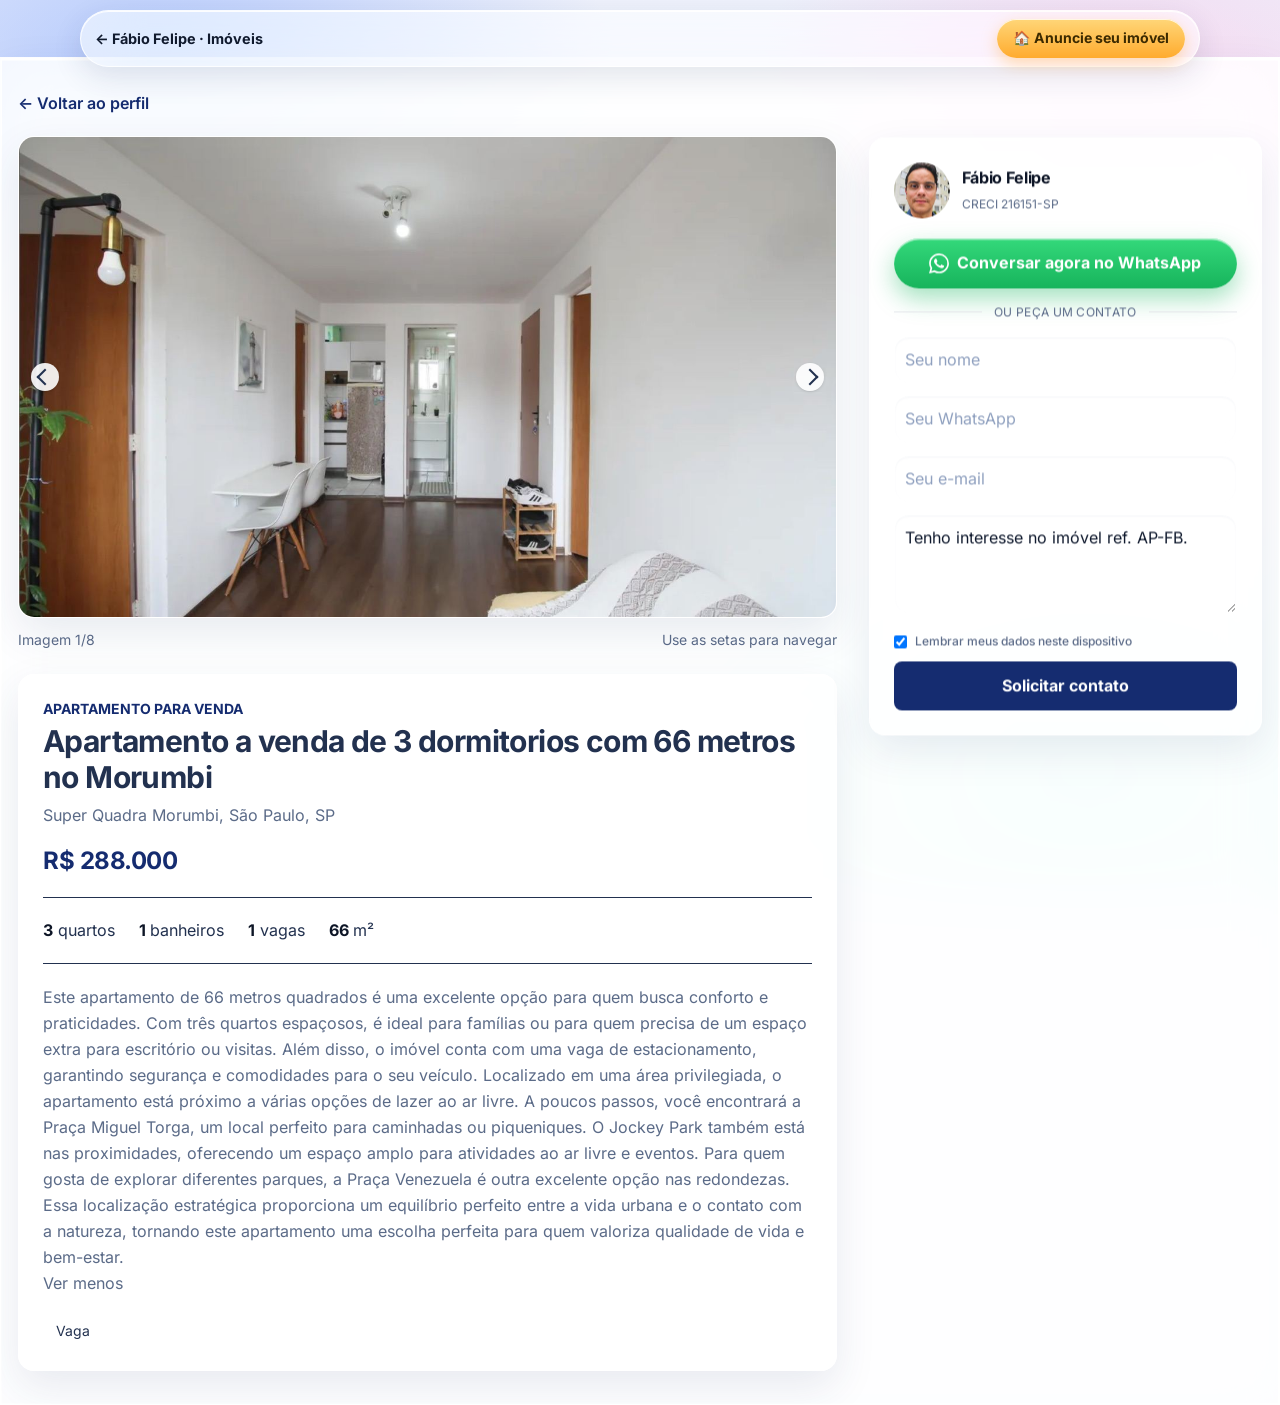
<file: imoveis/f9061805-283d-41f7-98c8-7e075b6621ad/index.html>
<!DOCTYPE html><html lang="pt-BR"><head><meta charSet="UTF-8"/><meta name="viewport" content="width=device-width, initial-scale=1.0"/><title>Apartamento a venda de 3 dormitorios com 66 metros no Morumbi | BrokerLink</title><link rel="canonical" href="/imoveis/f9061805-283d-41f7-98c8-7e075b6621ad/"/><meta name="description" content="Este apartamento de 66 metros quadrados é uma excelente opção para quem busca conforto e praticidades. Com três quartos espaçosos, é ideal para famílias ou para quem precisa de um espaço extra para escritório ou visitas. Além disso, o imóvel conta com uma vaga de estacionamento, garantindo segurança e comodidades para o seu veículo. Localizado em uma área privilegiada, o apartamento está próximo a várias opções de lazer ao ar livre. A poucos passos, você encontrará a Praça Miguel Torga, um local perfeito para caminhadas ou piqueniques. O Jockey Park também está nas proximidades, oferecendo um espaço amplo para atividades ao ar livre e eventos. Para quem gosta de explorar diferentes parques, a Praça Venezuela é outra excelente opção nas redondezas. Essa localização estratégica proporciona um equilíbrio perfeito entre a vida urbana e o contato com a natureza, tornando este apartamento uma escolha perfeita para quem valoriza qualidade de vida e bem-estar.
Ver menos"/><meta property="og:type" content="website"/><meta property="og:title" content="Apartamento a venda de 3 dormitorios com 66 metros no Morumbi | BrokerLink"/><meta property="og:description" content="Este apartamento de 66 metros quadrados é uma excelente opção para quem busca conforto e praticidades. Com três quartos espaçosos, é ideal para famílias ou para quem precisa de um espaço extra para escritório ou visitas. Além disso, o imóvel conta com uma vaga de estacionamento, garantindo segurança e comodidades para o seu veículo. Localizado em uma área privilegiada, o apartamento está próximo a várias opções de lazer ao ar livre. A poucos passos, você encontrará a Praça Miguel Torga, um local perfeito para caminhadas ou piqueniques. O Jockey Park também está nas proximidades, oferecendo um espaço amplo para atividades ao ar livre e eventos. Para quem gosta de explorar diferentes parques, a Praça Venezuela é outra excelente opção nas redondezas. Essa localização estratégica proporciona um equilíbrio perfeito entre a vida urbana e o contato com a natureza, tornando este apartamento uma escolha perfeita para quem valoriza qualidade de vida e bem-estar.
Ver menos"/><meta property="og:image" content="/brokerlink/uploads/corretores/35f3a626-eeab-41ef-ac6b-1ea419a82216/imoveis/f9061805-283d-41f7-98c8-7e075b6621ad/975ad6e3-d967-4d4b-b2c9-118e881ba412-master.jpg"/><meta name="twitter:card" content="summary_large_image"/><meta name="twitter:title" content="Apartamento a venda de 3 dormitorios com 66 metros no Morumbi | BrokerLink"/><meta name="twitter:description" content="Este apartamento de 66 metros quadrados é uma excelente opção para quem busca conforto e praticidades. Com três quartos espaçosos, é ideal para famílias ou para quem precisa de um espaço extra para escritório ou visitas. Além disso, o imóvel conta com uma vaga de estacionamento, garantindo segurança e comodidades para o seu veículo. Localizado em uma área privilegiada, o apartamento está próximo a várias opções de lazer ao ar livre. A poucos passos, você encontrará a Praça Miguel Torga, um local perfeito para caminhadas ou piqueniques. O Jockey Park também está nas proximidades, oferecendo um espaço amplo para atividades ao ar livre e eventos. Para quem gosta de explorar diferentes parques, a Praça Venezuela é outra excelente opção nas redondezas. Essa localização estratégica proporciona um equilíbrio perfeito entre a vida urbana e o contato com a natureza, tornando este apartamento uma escolha perfeita para quem valoriza qualidade de vida e bem-estar.
Ver menos"/><meta name="twitter:image" content="/brokerlink/uploads/corretores/35f3a626-eeab-41ef-ac6b-1ea419a82216/imoveis/f9061805-283d-41f7-98c8-7e075b6621ad/975ad6e3-d967-4d4b-b2c9-118e881ba412-master.jpg"/><link rel="icon" href="/brokerlink/favicon.ico" sizes="any"/><link rel="icon" type="image/svg+xml" href="/brokerlink/favicon.svg"/><link rel="stylesheet" href="/css/styles.min.css"/><link rel="stylesheet" href="/css/revolution-pages.css"/><link rel="stylesheet" href="/css/liquid-glass-pages.css"/></head><body><div class="lg-topbar"><div class="lg-topbar-inner"><a class="lg-back" href="/">← Fábio Felipe · Imóveis</a><a class="lg-cta" href="/#anuncie">🏠 Anuncie seu imóvel</a></div></div><div class="bg-gray-50 min-h-screen overflow-x-hidden"><main class="bg-gray-50 min-h-screen pb-24 lg:pb-0"><div class="max-w-7xl mx-auto px-4 py-8"><a href="/" class="text-primary font-semibold">← Voltar ao perfil</a><div class="grid lg:grid-cols-3 gap-8 mt-5"><div class="lg:col-span-2"><div id="property-gallery" class="space-y-3" data-gallery="1"><div class="relative overflow-hidden rounded-2xl bg-gray-100"><button type="button" data-gallery-prev="true" aria-label="Foto anterior" class="absolute left-3 top-1/2 z-10 -translate-y-1/2 rounded-full bg-white/90 p-2 text-gray-700 shadow hover:bg-white"><span class="block h-3 w-3 border-l-2 border-t-2 border-current -rotate-45"></span></button><button type="button" data-gallery-open="true" class="block w-full cursor-zoom-in"><img data-gallery-main="true" src="/brokerlink/uploads/corretores/35f3a626-eeab-41ef-ac6b-1ea419a82216/imoveis/f9061805-283d-41f7-98c8-7e075b6621ad/975ad6e3-d967-4d4b-b2c9-118e881ba412-master.jpg" alt="Apartamento a venda de 3 dormitorios com 66 metros no Morumbi - foto 1" class="h-80 w-full object-cover lg:h-[480px]"/></button><button type="button" data-gallery-next="true" aria-label="Próxima foto" class="absolute right-3 top-1/2 z-10 -translate-y-1/2 rounded-full bg-white/90 p-2 text-gray-700 shadow hover:bg-white"><span class="block h-3 w-3 border-r-2 border-t-2 border-current rotate-45"></span></button></div><div class="flex items-center justify-between text-sm text-gray-500"><span data-gallery-counter="true">Imagem 1/<!-- -->8</span><span class="hidden sm:inline">Use as setas para navegar</span></div></div><section class="bg-white border border-gray-200 rounded-2xl p-6 mt-6"><div class="flex flex-wrap justify-between gap-4"><div><p class="text-sm font-bold uppercase text-primary">Apartamento<!-- --> para <!-- -->venda</p><h1 class="text-3xl font-bold text-gray-900 mt-1">Apartamento a venda de 3 dormitorios com 66 metros no Morumbi</h1><p class="text-gray-500 mt-2">Super Quadra Morumbi, São Paulo, SP</p></div><strong class="text-2xl text-primary">R$ 288.000</strong></div><div class="flex flex-wrap gap-6 py-5 my-5 border-y text-gray-700"><span><strong>3</strong> quartos</span><span><strong>1</strong> banheiros</span><span><strong>1</strong> vagas</span><span><strong>66</strong> m²</span></div><p class="text-gray-600 whitespace-pre-line leading-relaxed">Este apartamento de 66 metros quadrados é uma excelente opção para quem busca conforto e praticidades. Com três quartos espaçosos, é ideal para famílias ou para quem precisa de um espaço extra para escritório ou visitas. Além disso, o imóvel conta com uma vaga de estacionamento, garantindo segurança e comodidades para o seu veículo. Localizado em uma área privilegiada, o apartamento está próximo a várias opções de lazer ao ar livre. A poucos passos, você encontrará a Praça Miguel Torga, um local perfeito para caminhadas ou piqueniques. O Jockey Park também está nas proximidades, oferecendo um espaço amplo para atividades ao ar livre e eventos. Para quem gosta de explorar diferentes parques, a Praça Venezuela é outra excelente opção nas redondezas. Essa localização estratégica proporciona um equilíbrio perfeito entre a vida urbana e o contato com a natureza, tornando este apartamento uma escolha perfeita para quem valoriza qualidade de vida e bem-estar.
Ver menos</p><div class="flex flex-wrap gap-2 mt-5"><span class="bg-gray-100 rounded-full px-3 py-1 text-sm">Vaga</span></div></section></div><aside><div class="bg-white border border-gray-200 rounded-2xl p-6 sticky top-20"><div class="flex items-center gap-3 mb-5"><div class="w-14 h-14 rounded-full bg-blue-100 overflow-hidden"><img src="/brokerlink/uploads/corretores/35f3a626-eeab-41ef-ac6b-1ea419a82216/corretor-5-1782740356628-820094890.jpg" alt="" class="w-full h-full object-cover"/></div><div><strong class="block">Fábio Felipe</strong><span class="text-xs text-gray-500">CRECI <!-- -->216151<!-- -->-<!-- -->SP</span></div></div><a href="https://wa.me/5511975222840" target="_blank" rel="noopener noreferrer" data-main-whatsapp-button="true" class="flex items-center justify-center gap-2 bg-green-500 hover:bg-green-600 text-white text-center rounded-lg px-5 py-3 font-bold no-underline mb-4"><svg class="w-5 h-5 flex-shrink-0" viewBox="0 0 24 24" fill="currentColor" aria-hidden="true"><path d="M17.47 14.38c-.3-.15-1.76-.87-2.03-.97-.27-.1-.47-.15-.67.15-.2.3-.77.97-.94 1.16-.17.2-.35.22-.64.08-.3-.15-1.26-.46-2.39-1.48-.88-.79-1.48-1.76-1.65-2.06-.17-.3-.02-.46.13-.61.13-.13.3-.35.45-.52.15-.17.2-.3.3-.5.1-.2.05-.37-.03-.52-.07-.15-.67-1.61-.92-2.21-.24-.58-.49-.5-.67-.51h-.57c-.2 0-.52.07-.79.37-.27.3-1.04 1.02-1.04 2.48 0 1.46 1.07 2.88 1.21 3.07.15.2 2.1 3.2 5.08 4.49.71.31 1.26.49 1.69.63.71.23 1.36.2 1.87.12.57-.09 1.76-.72 2.01-1.41.25-.69.25-1.29.17-1.41-.07-.12-.27-.2-.57-.35M12.05 21.79h-.01a9.87 9.87 0 0 1-5.03-1.38l-.36-.21-3.74.98 1-3.65-.24-.37a9.86 9.86 0 0 1-1.51-5.26A9.89 9.89 0 0 1 12.05 2a9.82 9.82 0 0 1 6.99 2.9 9.83 9.83 0 0 1 2.89 7c0 5.45-4.44 9.89-9.88 9.89M20.46 3.49A11.82 11.82 0 0 0 12.05 0C5.5 0 .16 5.34.16 11.89c0 2.1.55 4.14 1.59 5.95L.06 24l6.3-1.65a11.88 11.88 0 0 0 5.68 1.45h.01c6.55 0 11.89-5.34 11.89-11.9a11.82 11.82 0 0 0-3.48-8.41"></path></svg>Conversar agora no WhatsApp</a><div class="flex items-center gap-3 my-4"><span class="h-px bg-gray-200 flex-1"></span><span class="text-xs uppercase tracking-wide text-gray-400">ou peça um contato</span><span class="h-px bg-gray-200 flex-1"></span></div><form data-lead-form="true" data-static-whatsapp-form="true" action="https://wa.me/5511975222840" method="GET" class="space-y-3"><input type="hidden" name="imovel_id" value="f9061805-283d-41f7-98c8-7e075b6621ad"/><input type="hidden" name="link" value=""/><input type="hidden" name="origem" value="direto"/><input name="nome" autoComplete="name" required="" placeholder="Seu nome" class="w-full border rounded-lg p-2.5"/><input name="telefone" type="tel" autoComplete="tel" required="" placeholder="Seu WhatsApp" data-phone-mask="true" inputMode="numeric" maxLength="15" class="w-full border rounded-lg p-2.5"/><input name="email" type="email" autoComplete="email" placeholder="Seu e-mail" class="w-full border rounded-lg p-2.5"/><textarea name="mensagem" rows="3" class="w-full border rounded-lg p-2.5">Tenho interesse no imóvel ref. AP-FB.</textarea><label class="flex items-start gap-2 text-xs text-gray-500"><input type="checkbox" name="lembrar_dados" class="mt-0.5" checked=""/><span>Lembrar meus dados neste dispositivo</span></label><button class="btn-primary w-full rounded-lg px-5 py-3 font-bold">Solicitar contato</button></form></div></aside></div></div></main><a href="https://wa.me/5511975222840" target="_blank" rel="noopener noreferrer" data-fixed-whatsapp-button="true" class="hidden fixed bottom-4 left-4 right-4 z-40 flex items-center justify-center gap-2 bg-green-500 text-white rounded-xl px-5 py-4 font-bold no-underline shadow-xl"><svg class="w-5 h-5 flex-shrink-0" viewBox="0 0 24 24" fill="currentColor" aria-hidden="true"><path d="M17.47 14.38c-.3-.15-1.76-.87-2.03-.97-.27-.1-.47-.15-.67.15-.2.3-.77.97-.94 1.16-.17.2-.35.22-.64.08-.3-.15-1.26-.46-2.39-1.48-.88-.79-1.48-1.76-1.65-2.06-.17-.3-.02-.46.13-.61.13-.13.3-.35.45-.52.15-.17.2-.3.3-.5.1-.2.05-.37-.03-.52-.07-.15-.67-1.61-.92-2.21-.24-.58-.49-.5-.67-.51h-.57c-.2 0-.52.07-.79.37-.27.3-1.04 1.02-1.04 2.48 0 1.46 1.07 2.88 1.21 3.07.15.2 2.1 3.2 5.08 4.49.71.31 1.26.49 1.69.63.71.23 1.36.2 1.87.12.57-.09 1.76-.72 2.01-1.41.25-.69.25-1.29.17-1.41-.07-.12-.27-.2-.57-.35M12.05 21.79h-.01a9.87 9.87 0 0 1-5.03-1.38l-.36-.21-3.74.98 1-3.65-.24-.37a9.86 9.86 0 0 1-1.51-5.26A9.89 9.89 0 0 1 12.05 2a9.82 9.82 0 0 1 6.99 2.9 9.83 9.83 0 0 1 2.89 7c0 5.45-4.44 9.89-9.88 9.89M20.46 3.49A11.82 11.82 0 0 0 12.05 0C5.5 0 .16 5.34.16 11.89c0 2.1.55 4.14 1.59 5.95L.06 24l6.3-1.65a11.88 11.88 0 0 0 5.68 1.45h.01c6.55 0 11.89-5.34 11.89-11.9a11.82 11.82 0 0 0-3.48-8.41"></path></svg>Conversar no WhatsApp</a><div id="location-capture" class="hidden fixed bottom-24 lg:bottom-4 left-4 right-4 sm:left-auto sm:w-96 z-50 bg-white border border-gray-200 rounded-xl p-4 shadow-xl" role="status" aria-live="polite"><div class="flex items-start gap-3"><div class="w-9 h-9 rounded-full bg-blue-50 text-primary flex items-center justify-center flex-shrink-0"><svg class="w-5 h-5" viewBox="0 0 24 24" fill="none" stroke="currentColor" stroke-width="2" aria-hidden="true"><path stroke-linecap="round" stroke-linejoin="round" d="M12 21s6-5.3 6-11a6 6 0 1 0-12 0c0 5.7 6 11 6 11Z"></path><circle cx="12" cy="10" r="2"></circle></svg></div><div class="flex-1"><strong class="block text-sm text-gray-900">Atendimento na sua região</strong><p id="location-capture-status" class="text-xs text-gray-500 mt-1">Autorize o navegador para identificarmos apenas sua cidade aproximada.</p></div><button id="location-capture-close" type="button" class="bg-transparent border-0 text-gray-400" aria-label="Fechar">×</button></div></div><script>
      (function () {
        const storageKey = 'brokerlink.leadIdentity.v1';
        const legacyStorageKey = ['brok', 'ermap.leadIdentity.v1'].join('');

        function readIdentity() {
          try {
            const rawValue = localStorage.getItem(storageKey) || localStorage.getItem(legacyStorageKey) || '{}';
            const value = JSON.parse(rawValue);
            if (localStorage.getItem(legacyStorageKey) && !localStorage.getItem(storageKey)) {
              localStorage.setItem(storageKey, JSON.stringify(value));
              localStorage.removeItem(legacyStorageKey);
            }
            return {
              nome: typeof value.nome === 'string' ? value.nome : '',
              telefone: typeof value.telefone === 'string' ? value.telefone : '',
              email: typeof value.email === 'string' ? value.email : ''
            };
          } catch (error) {
            return { nome: '', telefone: '', email: '' };
          }
        }

        function initializeLeadForms() {
          const identity = readIdentity();

          document.querySelectorAll('[data-lead-form]').forEach(function (form) {
            const nameInput = form.querySelector('[name="nome"]');
            const phoneInput = form.querySelector('[name="telefone"]');
            const emailInput = form.querySelector('[name="email"]');
            const rememberInput = form.querySelector('[name="lembrar_dados"]');

            if (nameInput && !nameInput.value) nameInput.value = identity.nome;
            if (phoneInput && !phoneInput.value) phoneInput.value = identity.telefone;
            if (emailInput && !emailInput.value) emailInput.value = identity.email;
            if (rememberInput && (identity.nome || identity.telefone || identity.email)) {
              rememberInput.checked = true;
            }

            form.addEventListener('submit', function () {
              if (rememberInput && rememberInput.checked) {
                localStorage.setItem(storageKey, JSON.stringify({
                  nome: nameInput ? nameInput.value.trim() : '',
                  telefone: phoneInput ? phoneInput.value.trim() : '',
                  email: emailInput ? emailInput.value.trim() : ''
                }));
                localStorage.removeItem(legacyStorageKey);
              } else {
                localStorage.removeItem(storageKey);
                localStorage.removeItem(legacyStorageKey);
              }
            });
          });
        }

        if (document.readyState === 'loading') {
          document.addEventListener('DOMContentLoaded', initializeLeadForms);
        } else {
          initializeLeadForms();
        }
      })();
    </script><script>
      (function () {
        function formatPhone(value) {
          var digits = String(value || '').replace(/\D/g, '');

          if (digits.startsWith('55') && digits.length > 11) {
            digits = digits.slice(2);
          }

          digits = digits.slice(0, 11);

          if (!digits) return '';
          if (digits.length <= 2) return '(' + digits;

          var ddd = digits.slice(0, 2);
          var number = digits.slice(2);

          if (digits.length <= 6) {
            return '(' + ddd + ') ' + number;
          }

          if (digits.length <= 10) {
            return '(' + ddd + ') ' + number.slice(0, 4) + '-' + number.slice(4);
          }

          return '(' + ddd + ') ' + number.slice(0, 5) + '-' + number.slice(5);
        }

        function applyMask(input) {
          if (!input || input.dataset.phoneMaskBound === '1') return;
          input.dataset.phoneMaskBound = '1';

          function sync() {
            var masked = formatPhone(input.value);
            if (input.value !== masked) {
              input.value = masked;
            }
          }

          input.addEventListener('input', sync);
          input.addEventListener('blur', sync);
          sync();
        }

        function initializePhoneMasks() {
          document.querySelectorAll('[data-phone-mask]').forEach(applyMask);
        }

        if (document.readyState === 'loading') {
          document.addEventListener('DOMContentLoaded', initializePhoneMasks);
        } else {
          initializePhoneMasks();
        }
      })();
    </script><script>
              (function () {
                var root = document.getElementById('property-gallery');
                if (!root) return;

                var images = [{"id":"975ad6e3-d967-4d4b-b2c9-118e881ba412","src":"/brokerlink/uploads/corretores/35f3a626-eeab-41ef-ac6b-1ea419a82216/imoveis/f9061805-283d-41f7-98c8-7e075b6621ad/975ad6e3-d967-4d4b-b2c9-118e881ba412-master.jpg","thumb":"/brokerlink/uploads/corretores/35f3a626-eeab-41ef-ac6b-1ea419a82216/imoveis/f9061805-283d-41f7-98c8-7e075b6621ad/975ad6e3-d967-4d4b-b2c9-118e881ba412-thumb.jpg","width":1400,"height":896},{"id":"5a8faada-6d8b-4f78-9e71-b6784bf82e9b","src":"/brokerlink/uploads/corretores/35f3a626-eeab-41ef-ac6b-1ea419a82216/imoveis/f9061805-283d-41f7-98c8-7e075b6621ad/5a8faada-6d8b-4f78-9e71-b6784bf82e9b-master.jpg","thumb":"/brokerlink/uploads/corretores/35f3a626-eeab-41ef-ac6b-1ea419a82216/imoveis/f9061805-283d-41f7-98c8-7e075b6621ad/5a8faada-6d8b-4f78-9e71-b6784bf82e9b-thumb.jpg","width":1400,"height":899},{"id":"8f3e2618-7653-4611-af9b-af181c2c6c9d","src":"/brokerlink/uploads/corretores/35f3a626-eeab-41ef-ac6b-1ea419a82216/imoveis/f9061805-283d-41f7-98c8-7e075b6621ad/8f3e2618-7653-4611-af9b-af181c2c6c9d-master.jpg","thumb":"/brokerlink/uploads/corretores/35f3a626-eeab-41ef-ac6b-1ea419a82216/imoveis/f9061805-283d-41f7-98c8-7e075b6621ad/8f3e2618-7653-4611-af9b-af181c2c6c9d-thumb.jpg","width":1400,"height":934},{"id":"0ad8b508-c398-41d5-8dd0-e2441c6dec0a","src":"/brokerlink/uploads/corretores/35f3a626-eeab-41ef-ac6b-1ea419a82216/imoveis/f9061805-283d-41f7-98c8-7e075b6621ad/0ad8b508-c398-41d5-8dd0-e2441c6dec0a-master.jpg","thumb":"/brokerlink/uploads/corretores/35f3a626-eeab-41ef-ac6b-1ea419a82216/imoveis/f9061805-283d-41f7-98c8-7e075b6621ad/0ad8b508-c398-41d5-8dd0-e2441c6dec0a-thumb.jpg","width":1400,"height":894},{"id":"29bd280b-bf7b-4006-94ee-e265b6e48d51","src":"/brokerlink/uploads/corretores/35f3a626-eeab-41ef-ac6b-1ea419a82216/imoveis/f9061805-283d-41f7-98c8-7e075b6621ad/29bd280b-bf7b-4006-94ee-e265b6e48d51-master.jpg","thumb":"/brokerlink/uploads/corretores/35f3a626-eeab-41ef-ac6b-1ea419a82216/imoveis/f9061805-283d-41f7-98c8-7e075b6621ad/29bd280b-bf7b-4006-94ee-e265b6e48d51-thumb.jpg","width":1400,"height":899},{"id":"5feded37-6795-4b27-a6c9-7ec0147203a7","src":"/brokerlink/uploads/corretores/35f3a626-eeab-41ef-ac6b-1ea419a82216/imoveis/f9061805-283d-41f7-98c8-7e075b6621ad/5feded37-6795-4b27-a6c9-7ec0147203a7-master.jpg","thumb":"/brokerlink/uploads/corretores/35f3a626-eeab-41ef-ac6b-1ea419a82216/imoveis/f9061805-283d-41f7-98c8-7e075b6621ad/5feded37-6795-4b27-a6c9-7ec0147203a7-thumb.jpg","width":1400,"height":897},{"id":"b4fef0be-db71-4086-b096-e7c254344dd6","src":"/brokerlink/uploads/corretores/35f3a626-eeab-41ef-ac6b-1ea419a82216/imoveis/f9061805-283d-41f7-98c8-7e075b6621ad/b4fef0be-db71-4086-b096-e7c254344dd6-master.jpg","thumb":"/brokerlink/uploads/corretores/35f3a626-eeab-41ef-ac6b-1ea419a82216/imoveis/f9061805-283d-41f7-98c8-7e075b6621ad/b4fef0be-db71-4086-b096-e7c254344dd6-thumb.jpg","width":1400,"height":895},{"id":"9b178fc3-0a33-4e6a-8d82-0a41c0b838a7","src":"/brokerlink/uploads/corretores/35f3a626-eeab-41ef-ac6b-1ea419a82216/imoveis/f9061805-283d-41f7-98c8-7e075b6621ad/9b178fc3-0a33-4e6a-8d82-0a41c0b838a7-master.jpg","thumb":"/brokerlink/uploads/corretores/35f3a626-eeab-41ef-ac6b-1ea419a82216/imoveis/f9061805-283d-41f7-98c8-7e075b6621ad/9b178fc3-0a33-4e6a-8d82-0a41c0b838a7-thumb.jpg","width":1400,"height":897}];
                var title = "Apartamento a venda de 3 dormitorios com 66 metros no Morumbi";
                var index = 0;
                var isOpen = false;
                var mainImage = root.querySelector('[data-gallery-main]');
                var prevButton = root.querySelector('[data-gallery-prev]');
                var nextButton = root.querySelector('[data-gallery-next]');
                var openButton = root.querySelector('[data-gallery-open]');
                var counter = root.querySelector('[data-gallery-counter]');
                var mainWhatsappButton = document.querySelector('[data-main-whatsapp-button]');
                var fixedWhatsappButton = document.querySelector('[data-fixed-whatsapp-button]');

                var overlay = document.createElement('div');
                overlay.className = 'fixed inset-0 z-50 hidden items-center justify-center bg-black/80 p-4';
                overlay.setAttribute('data-gallery-modal', '1');
                overlay.innerHTML = '<button type="button" data-gallery-close class="absolute right-4 top-4 rounded-full bg-white/90 px-3 py-2 text-sm font-semibold text-gray-700">Fechar</button><button type="button" data-gallery-modal-prev aria-label="Foto anterior" class="absolute left-4 top-1/2 -translate-y-1/2 rounded-full bg-white/90 p-3 text-gray-700 shadow hover:bg-white"><span class="block h-3 w-3 border-l-2 border-t-2 border-current -rotate-45"></span></button><button type="button" data-gallery-modal-next aria-label="Próxima foto" class="absolute right-4 top-1/2 -translate-y-1/2 rounded-full bg-white/90 p-3 text-gray-700 shadow hover:bg-white"><span class="block h-3 w-3 border-r-2 border-t-2 border-current rotate-45"></span></button><img data-gallery-modal-image class="max-h-[90vh] max-w-[95vw] rounded-xl object-contain shadow-2xl" alt="" />';
                document.body.appendChild(overlay);

                var modalImage = overlay.querySelector('[data-gallery-modal-image]');
                var closeButton = overlay.querySelector('[data-gallery-close]');
                var modalPrevButton = overlay.querySelector('[data-gallery-modal-prev]');
                var modalNextButton = overlay.querySelector('[data-gallery-modal-next]');
                var touchStartX = 0;
                var touchStartY = 0;
                var touchEndX = 0;
                var touchEndY = 0;

                function currentImage() {
                  return images[index] || {};
                }

                function render() {
                  if (!images.length) return;
                  var image = currentImage();
                  mainImage.src = image.src || image.thumb || '';
                  mainImage.alt = title + ' - foto ' + (index + 1);
                  modalImage.src = image.src || image.thumb || '';
                  modalImage.alt = mainImage.alt;
                  if (counter) {
                    counter.textContent = 'Imagem ' + (index + 1) + '/' + images.length;
                  }
                }

                function step(direction) {
                  if (!images.length) return;
                  index = (index + direction + images.length) % images.length;
                  render();
                }

                function sync() {
                  render();
                }

                function openModal() {
                  if (!images.length) return;
                  overlay.classList.remove('hidden');
                  overlay.classList.add('flex');
                  isOpen = true;
                  render();
                }

                function closeModal() {
                  overlay.classList.add('hidden');
                  overlay.classList.remove('flex');
                  isOpen = false;
                }

                if (prevButton) {
                  prevButton.addEventListener('click', function () {
                    step(-1);
                  });
                }

                if (nextButton) {
                  nextButton.addEventListener('click', function () {
                    step(1);
                  });
                }

                if (openButton) {
                  openButton.addEventListener('click', openModal);
                }

                if (modalPrevButton) {
                  modalPrevButton.addEventListener('click', function (event) {
                    event.stopPropagation();
                    step(-1);
                  });
                }

                if (modalNextButton) {
                  modalNextButton.addEventListener('click', function (event) {
                    event.stopPropagation();
                    step(1);
                  });
                }

                root.addEventListener('touchstart', function (event) {
                  if (!event.touches || !event.touches.length) return;
                  touchStartX = event.touches[0].clientX;
                  touchStartY = event.touches[0].clientY;
                  touchEndX = touchStartX;
                  touchEndY = touchStartY;
                }, { passive: true });

                root.addEventListener('touchmove', function (event) {
                  if (!event.touches || !event.touches.length) return;
                  touchEndX = event.touches[0].clientX;
                  touchEndY = event.touches[0].clientY;
                }, { passive: true });

                root.addEventListener('touchend', function () {
                  if (!images.length) return;
                  var diffX = touchEndX - touchStartX;
                  var diffY = touchEndY - touchStartY;
                  if (Math.abs(diffX) < 50 || Math.abs(diffX) <= Math.abs(diffY)) return;
                  step(diffX < 0 ? 1 : -1);
                });

                overlay.addEventListener('click', function (event) {
                  if (event.target === overlay) closeModal();
                });

                closeButton.addEventListener('click', closeModal);
                document.addEventListener('keydown', function (event) {
                  if (!isOpen) return;
                  if (event.key === 'Escape') closeModal();
                  if (event.key === 'ArrowLeft') step(-1);
                  if (event.key === 'ArrowRight') step(1);
                });

                render();

                if (mainWhatsappButton && fixedWhatsappButton && 'IntersectionObserver' in window) {
                  var syncWhatsappVisibility = function (isVisible) {
                    fixedWhatsappButton.classList.toggle('hidden', isVisible);
                  };

                  var observer = new IntersectionObserver(function (entries) {
                    entries.forEach(function (entry) {
                      syncWhatsappVisibility(entry.isIntersecting);
                    });
                  }, {
                    threshold: 0.1,
                  });

                  observer.observe(mainWhatsappButton);
                  syncWhatsappVisibility(mainWhatsappButton.getBoundingClientRect().top < window.innerHeight && mainWhatsappButton.getBoundingClientRect().bottom > 0);
                }
              })();
            </script></div><script>
  (function () {
    var phone = '5511975222840';

    function field(form, name) {
      var input = form.querySelector('[name="' + name + '"]');
      return input ? String(input.value || '').trim() : '';
    }

    document.querySelectorAll('[data-static-whatsapp-form]').forEach(function (form) {
      form.addEventListener('submit', function (event) {
        event.preventDefault();

        var title = document.querySelector('h1');
        var canonical = document.querySelector('link[rel="canonical"]');
        var lines = ['Olá, Fábio! Gostaria de receber mais informações.'];
        var name = field(form, 'nome');
        var contactPhone = field(form, 'telefone');
        var email = field(form, 'email');
        var message = field(form, 'mensagem');

        if (title) lines.push('Página: ' + title.textContent.trim());
        if (name) lines.push('Nome: ' + name);
        if (contactPhone) lines.push('Meu WhatsApp: ' + contactPhone);
        if (email) lines.push('E-mail: ' + email);
        if (message) lines.push('Mensagem: ' + message);
        if (canonical) lines.push('Link: ' + canonical.href);

        var url = 'https://wa.me/' + phone + '?text=' + encodeURIComponent(lines.join('\n'));
        window.open(url, '_blank', 'noopener,noreferrer');
      });
    });
  })();
</script></body></html>
</file>
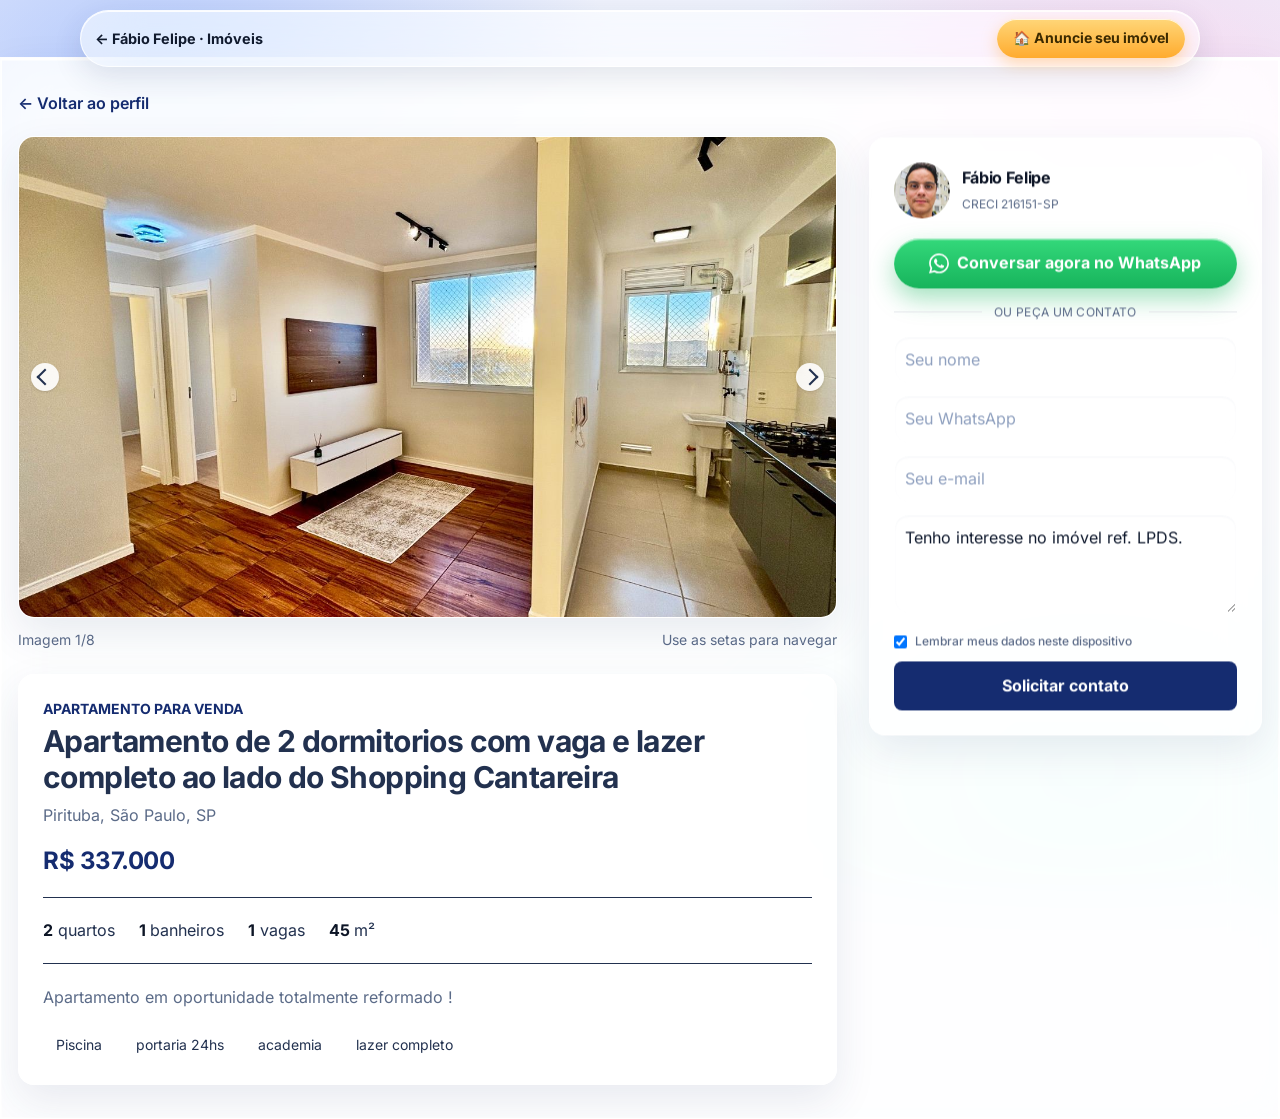
<file: imoveis/f9a85fb5-0678-4287-96c6-808a590b525b/index.html>
<!DOCTYPE html><html lang="pt-BR"><head><meta charSet="UTF-8"/><meta name="viewport" content="width=device-width, initial-scale=1.0"/><title>Apartamento de 2 dormitorios com vaga e lazer completo ao lado do Shopping Cantareira | BrokerLink</title><link rel="canonical" href="/imoveis/f9a85fb5-0678-4287-96c6-808a590b525b/"/><meta name="description" content="Apartamento em oportunidade totalmente reformado !"/><meta property="og:type" content="website"/><meta property="og:title" content="Apartamento de 2 dormitorios com vaga e lazer completo ao lado do Shopping Cantareira | BrokerLink"/><meta property="og:description" content="Apartamento em oportunidade totalmente reformado !"/><meta property="og:image" content="/brokerlink/uploads/corretores/35f3a626-eeab-41ef-ac6b-1ea419a82216/imoveis/f9a85fb5-0678-4287-96c6-808a590b525b/605d82aa-61fa-4064-b801-5d7c26843dff-master.jpg"/><meta name="twitter:card" content="summary_large_image"/><meta name="twitter:title" content="Apartamento de 2 dormitorios com vaga e lazer completo ao lado do Shopping Cantareira | BrokerLink"/><meta name="twitter:description" content="Apartamento em oportunidade totalmente reformado !"/><meta name="twitter:image" content="/brokerlink/uploads/corretores/35f3a626-eeab-41ef-ac6b-1ea419a82216/imoveis/f9a85fb5-0678-4287-96c6-808a590b525b/605d82aa-61fa-4064-b801-5d7c26843dff-master.jpg"/><link rel="icon" href="/brokerlink/favicon.ico" sizes="any"/><link rel="icon" type="image/svg+xml" href="/brokerlink/favicon.svg"/><link rel="stylesheet" href="/css/styles.min.css"/><link rel="stylesheet" href="/css/revolution-pages.css"/><link rel="stylesheet" href="/css/liquid-glass-pages.css"/></head><body><div class="lg-topbar"><div class="lg-topbar-inner"><a class="lg-back" href="/">← Fábio Felipe · Imóveis</a><a class="lg-cta" href="/#anuncie">🏠 Anuncie seu imóvel</a></div></div><div class="bg-gray-50 min-h-screen overflow-x-hidden"><main class="bg-gray-50 min-h-screen pb-24 lg:pb-0"><div class="max-w-7xl mx-auto px-4 py-8"><a href="/" class="text-primary font-semibold">← Voltar ao perfil</a><div class="grid lg:grid-cols-3 gap-8 mt-5"><div class="lg:col-span-2"><div id="property-gallery" class="space-y-3" data-gallery="1"><div class="relative overflow-hidden rounded-2xl bg-gray-100"><button type="button" data-gallery-prev="true" aria-label="Foto anterior" class="absolute left-3 top-1/2 z-10 -translate-y-1/2 rounded-full bg-white/90 p-2 text-gray-700 shadow hover:bg-white"><span class="block h-3 w-3 border-l-2 border-t-2 border-current -rotate-45"></span></button><button type="button" data-gallery-open="true" class="block w-full cursor-zoom-in"><img data-gallery-main="true" src="/brokerlink/uploads/corretores/35f3a626-eeab-41ef-ac6b-1ea419a82216/imoveis/f9a85fb5-0678-4287-96c6-808a590b525b/605d82aa-61fa-4064-b801-5d7c26843dff-master.jpg" alt="Apartamento de 2 dormitorios com vaga e lazer completo ao lado do Shopping Cantareira - foto 1" class="h-80 w-full object-cover lg:h-[480px]"/></button><button type="button" data-gallery-next="true" aria-label="Próxima foto" class="absolute right-3 top-1/2 z-10 -translate-y-1/2 rounded-full bg-white/90 p-2 text-gray-700 shadow hover:bg-white"><span class="block h-3 w-3 border-r-2 border-t-2 border-current rotate-45"></span></button></div><div class="flex items-center justify-between text-sm text-gray-500"><span data-gallery-counter="true">Imagem 1/<!-- -->8</span><span class="hidden sm:inline">Use as setas para navegar</span></div></div><section class="bg-white border border-gray-200 rounded-2xl p-6 mt-6"><div class="flex flex-wrap justify-between gap-4"><div><p class="text-sm font-bold uppercase text-primary">Apartamento<!-- --> para <!-- -->venda</p><h1 class="text-3xl font-bold text-gray-900 mt-1">Apartamento de 2 dormitorios com vaga e lazer completo ao lado do Shopping Cantareira</h1><p class="text-gray-500 mt-2">Pirituba, São Paulo, SP</p></div><strong class="text-2xl text-primary">R$ 337.000</strong></div><div class="flex flex-wrap gap-6 py-5 my-5 border-y text-gray-700"><span><strong>2</strong> quartos</span><span><strong>1</strong> banheiros</span><span><strong>1</strong> vagas</span><span><strong>45</strong> m²</span></div><p class="text-gray-600 whitespace-pre-line leading-relaxed">Apartamento em oportunidade totalmente reformado !</p><div class="flex flex-wrap gap-2 mt-5"><span class="bg-gray-100 rounded-full px-3 py-1 text-sm">Piscina</span><span class="bg-gray-100 rounded-full px-3 py-1 text-sm">portaria 24hs</span><span class="bg-gray-100 rounded-full px-3 py-1 text-sm">academia</span><span class="bg-gray-100 rounded-full px-3 py-1 text-sm">lazer completo</span></div></section></div><aside><div class="bg-white border border-gray-200 rounded-2xl p-6 sticky top-20"><div class="flex items-center gap-3 mb-5"><div class="w-14 h-14 rounded-full bg-blue-100 overflow-hidden"><img src="/brokerlink/uploads/corretores/35f3a626-eeab-41ef-ac6b-1ea419a82216/corretor-5-1782740356628-820094890.jpg" alt="" class="w-full h-full object-cover"/></div><div><strong class="block">Fábio Felipe</strong><span class="text-xs text-gray-500">CRECI <!-- -->216151<!-- -->-<!-- -->SP</span></div></div><a href="https://wa.me/5511975222840" target="_blank" rel="noopener noreferrer" data-main-whatsapp-button="true" class="flex items-center justify-center gap-2 bg-green-500 hover:bg-green-600 text-white text-center rounded-lg px-5 py-3 font-bold no-underline mb-4"><svg class="w-5 h-5 flex-shrink-0" viewBox="0 0 24 24" fill="currentColor" aria-hidden="true"><path d="M17.47 14.38c-.3-.15-1.76-.87-2.03-.97-.27-.1-.47-.15-.67.15-.2.3-.77.97-.94 1.16-.17.2-.35.22-.64.08-.3-.15-1.26-.46-2.39-1.48-.88-.79-1.48-1.76-1.65-2.06-.17-.3-.02-.46.13-.61.13-.13.3-.35.45-.52.15-.17.2-.3.3-.5.1-.2.05-.37-.03-.52-.07-.15-.67-1.61-.92-2.21-.24-.58-.49-.5-.67-.51h-.57c-.2 0-.52.07-.79.37-.27.3-1.04 1.02-1.04 2.48 0 1.46 1.07 2.88 1.21 3.07.15.2 2.1 3.2 5.08 4.49.71.31 1.26.49 1.69.63.71.23 1.36.2 1.87.12.57-.09 1.76-.72 2.01-1.41.25-.69.25-1.29.17-1.41-.07-.12-.27-.2-.57-.35M12.05 21.79h-.01a9.87 9.87 0 0 1-5.03-1.38l-.36-.21-3.74.98 1-3.65-.24-.37a9.86 9.86 0 0 1-1.51-5.26A9.89 9.89 0 0 1 12.05 2a9.82 9.82 0 0 1 6.99 2.9 9.83 9.83 0 0 1 2.89 7c0 5.45-4.44 9.89-9.88 9.89M20.46 3.49A11.82 11.82 0 0 0 12.05 0C5.5 0 .16 5.34.16 11.89c0 2.1.55 4.14 1.59 5.95L.06 24l6.3-1.65a11.88 11.88 0 0 0 5.68 1.45h.01c6.55 0 11.89-5.34 11.89-11.9a11.82 11.82 0 0 0-3.48-8.41"></path></svg>Conversar agora no WhatsApp</a><div class="flex items-center gap-3 my-4"><span class="h-px bg-gray-200 flex-1"></span><span class="text-xs uppercase tracking-wide text-gray-400">ou peça um contato</span><span class="h-px bg-gray-200 flex-1"></span></div><form data-lead-form="true" data-static-whatsapp-form="true" action="https://wa.me/5511975222840" method="GET" class="space-y-3"><input type="hidden" name="imovel_id" value="f9a85fb5-0678-4287-96c6-808a590b525b"/><input type="hidden" name="link" value=""/><input type="hidden" name="origem" value="direto"/><input name="nome" autoComplete="name" required="" placeholder="Seu nome" class="w-full border rounded-lg p-2.5"/><input name="telefone" type="tel" autoComplete="tel" required="" placeholder="Seu WhatsApp" data-phone-mask="true" inputMode="numeric" maxLength="15" class="w-full border rounded-lg p-2.5"/><input name="email" type="email" autoComplete="email" placeholder="Seu e-mail" class="w-full border rounded-lg p-2.5"/><textarea name="mensagem" rows="3" class="w-full border rounded-lg p-2.5">Tenho interesse no imóvel ref. LPDS.</textarea><label class="flex items-start gap-2 text-xs text-gray-500"><input type="checkbox" name="lembrar_dados" class="mt-0.5" checked=""/><span>Lembrar meus dados neste dispositivo</span></label><button class="btn-primary w-full rounded-lg px-5 py-3 font-bold">Solicitar contato</button></form></div></aside></div></div></main><a href="https://wa.me/5511975222840" target="_blank" rel="noopener noreferrer" data-fixed-whatsapp-button="true" class="hidden fixed bottom-4 left-4 right-4 z-40 flex items-center justify-center gap-2 bg-green-500 text-white rounded-xl px-5 py-4 font-bold no-underline shadow-xl"><svg class="w-5 h-5 flex-shrink-0" viewBox="0 0 24 24" fill="currentColor" aria-hidden="true"><path d="M17.47 14.38c-.3-.15-1.76-.87-2.03-.97-.27-.1-.47-.15-.67.15-.2.3-.77.97-.94 1.16-.17.2-.35.22-.64.08-.3-.15-1.26-.46-2.39-1.48-.88-.79-1.48-1.76-1.65-2.06-.17-.3-.02-.46.13-.61.13-.13.3-.35.45-.52.15-.17.2-.3.3-.5.1-.2.05-.37-.03-.52-.07-.15-.67-1.61-.92-2.21-.24-.58-.49-.5-.67-.51h-.57c-.2 0-.52.07-.79.37-.27.3-1.04 1.02-1.04 2.48 0 1.46 1.07 2.88 1.21 3.07.15.2 2.1 3.2 5.08 4.49.71.31 1.26.49 1.69.63.71.23 1.36.2 1.87.12.57-.09 1.76-.72 2.01-1.41.25-.69.25-1.29.17-1.41-.07-.12-.27-.2-.57-.35M12.05 21.79h-.01a9.87 9.87 0 0 1-5.03-1.38l-.36-.21-3.74.98 1-3.65-.24-.37a9.86 9.86 0 0 1-1.51-5.26A9.89 9.89 0 0 1 12.05 2a9.82 9.82 0 0 1 6.99 2.9 9.83 9.83 0 0 1 2.89 7c0 5.45-4.44 9.89-9.88 9.89M20.46 3.49A11.82 11.82 0 0 0 12.05 0C5.5 0 .16 5.34.16 11.89c0 2.1.55 4.14 1.59 5.95L.06 24l6.3-1.65a11.88 11.88 0 0 0 5.68 1.45h.01c6.55 0 11.89-5.34 11.89-11.9a11.82 11.82 0 0 0-3.48-8.41"></path></svg>Conversar no WhatsApp</a><div id="location-capture" class="hidden fixed bottom-24 lg:bottom-4 left-4 right-4 sm:left-auto sm:w-96 z-50 bg-white border border-gray-200 rounded-xl p-4 shadow-xl" role="status" aria-live="polite"><div class="flex items-start gap-3"><div class="w-9 h-9 rounded-full bg-blue-50 text-primary flex items-center justify-center flex-shrink-0"><svg class="w-5 h-5" viewBox="0 0 24 24" fill="none" stroke="currentColor" stroke-width="2" aria-hidden="true"><path stroke-linecap="round" stroke-linejoin="round" d="M12 21s6-5.3 6-11a6 6 0 1 0-12 0c0 5.7 6 11 6 11Z"></path><circle cx="12" cy="10" r="2"></circle></svg></div><div class="flex-1"><strong class="block text-sm text-gray-900">Atendimento na sua região</strong><p id="location-capture-status" class="text-xs text-gray-500 mt-1">Autorize o navegador para identificarmos apenas sua cidade aproximada.</p></div><button id="location-capture-close" type="button" class="bg-transparent border-0 text-gray-400" aria-label="Fechar">×</button></div></div><script>
      (function () {
        const storageKey = 'brokerlink.leadIdentity.v1';
        const legacyStorageKey = ['brok', 'ermap.leadIdentity.v1'].join('');

        function readIdentity() {
          try {
            const rawValue = localStorage.getItem(storageKey) || localStorage.getItem(legacyStorageKey) || '{}';
            const value = JSON.parse(rawValue);
            if (localStorage.getItem(legacyStorageKey) && !localStorage.getItem(storageKey)) {
              localStorage.setItem(storageKey, JSON.stringify(value));
              localStorage.removeItem(legacyStorageKey);
            }
            return {
              nome: typeof value.nome === 'string' ? value.nome : '',
              telefone: typeof value.telefone === 'string' ? value.telefone : '',
              email: typeof value.email === 'string' ? value.email : ''
            };
          } catch (error) {
            return { nome: '', telefone: '', email: '' };
          }
        }

        function initializeLeadForms() {
          const identity = readIdentity();

          document.querySelectorAll('[data-lead-form]').forEach(function (form) {
            const nameInput = form.querySelector('[name="nome"]');
            const phoneInput = form.querySelector('[name="telefone"]');
            const emailInput = form.querySelector('[name="email"]');
            const rememberInput = form.querySelector('[name="lembrar_dados"]');

            if (nameInput && !nameInput.value) nameInput.value = identity.nome;
            if (phoneInput && !phoneInput.value) phoneInput.value = identity.telefone;
            if (emailInput && !emailInput.value) emailInput.value = identity.email;
            if (rememberInput && (identity.nome || identity.telefone || identity.email)) {
              rememberInput.checked = true;
            }

            form.addEventListener('submit', function () {
              if (rememberInput && rememberInput.checked) {
                localStorage.setItem(storageKey, JSON.stringify({
                  nome: nameInput ? nameInput.value.trim() : '',
                  telefone: phoneInput ? phoneInput.value.trim() : '',
                  email: emailInput ? emailInput.value.trim() : ''
                }));
                localStorage.removeItem(legacyStorageKey);
              } else {
                localStorage.removeItem(storageKey);
                localStorage.removeItem(legacyStorageKey);
              }
            });
          });
        }

        if (document.readyState === 'loading') {
          document.addEventListener('DOMContentLoaded', initializeLeadForms);
        } else {
          initializeLeadForms();
        }
      })();
    </script><script>
      (function () {
        function formatPhone(value) {
          var digits = String(value || '').replace(/\D/g, '');

          if (digits.startsWith('55') && digits.length > 11) {
            digits = digits.slice(2);
          }

          digits = digits.slice(0, 11);

          if (!digits) return '';
          if (digits.length <= 2) return '(' + digits;

          var ddd = digits.slice(0, 2);
          var number = digits.slice(2);

          if (digits.length <= 6) {
            return '(' + ddd + ') ' + number;
          }

          if (digits.length <= 10) {
            return '(' + ddd + ') ' + number.slice(0, 4) + '-' + number.slice(4);
          }

          return '(' + ddd + ') ' + number.slice(0, 5) + '-' + number.slice(5);
        }

        function applyMask(input) {
          if (!input || input.dataset.phoneMaskBound === '1') return;
          input.dataset.phoneMaskBound = '1';

          function sync() {
            var masked = formatPhone(input.value);
            if (input.value !== masked) {
              input.value = masked;
            }
          }

          input.addEventListener('input', sync);
          input.addEventListener('blur', sync);
          sync();
        }

        function initializePhoneMasks() {
          document.querySelectorAll('[data-phone-mask]').forEach(applyMask);
        }

        if (document.readyState === 'loading') {
          document.addEventListener('DOMContentLoaded', initializePhoneMasks);
        } else {
          initializePhoneMasks();
        }
      })();
    </script><script>
              (function () {
                var root = document.getElementById('property-gallery');
                if (!root) return;

                var images = [{"id":"605d82aa-61fa-4064-b801-5d7c26843dff","src":"/brokerlink/uploads/corretores/35f3a626-eeab-41ef-ac6b-1ea419a82216/imoveis/f9a85fb5-0678-4287-96c6-808a590b525b/605d82aa-61fa-4064-b801-5d7c26843dff-master.jpg","thumb":"/brokerlink/uploads/corretores/35f3a626-eeab-41ef-ac6b-1ea419a82216/imoveis/f9a85fb5-0678-4287-96c6-808a590b525b/605d82aa-61fa-4064-b801-5d7c26843dff-thumb.jpg","width":1400,"height":1050},{"id":"afaeebd5-69bd-48cc-bb4b-015827359a24","src":"/brokerlink/uploads/corretores/35f3a626-eeab-41ef-ac6b-1ea419a82216/imoveis/f9a85fb5-0678-4287-96c6-808a590b525b/afaeebd5-69bd-48cc-bb4b-015827359a24-master.jpg","thumb":"/brokerlink/uploads/corretores/35f3a626-eeab-41ef-ac6b-1ea419a82216/imoveis/f9a85fb5-0678-4287-96c6-808a590b525b/afaeebd5-69bd-48cc-bb4b-015827359a24-thumb.jpg","width":1400,"height":1033},{"id":"16714890-b05b-4897-bc98-99054e4b8e47","src":"/brokerlink/uploads/corretores/35f3a626-eeab-41ef-ac6b-1ea419a82216/imoveis/f9a85fb5-0678-4287-96c6-808a590b525b/16714890-b05b-4897-bc98-99054e4b8e47-master.jpg","thumb":"/brokerlink/uploads/corretores/35f3a626-eeab-41ef-ac6b-1ea419a82216/imoveis/f9a85fb5-0678-4287-96c6-808a590b525b/16714890-b05b-4897-bc98-99054e4b8e47-thumb.jpg","width":1400,"height":1050},{"id":"e2e38252-051e-4284-93a8-713303583cc5","src":"/brokerlink/uploads/corretores/35f3a626-eeab-41ef-ac6b-1ea419a82216/imoveis/f9a85fb5-0678-4287-96c6-808a590b525b/e2e38252-051e-4284-93a8-713303583cc5-master.jpg","thumb":"/brokerlink/uploads/corretores/35f3a626-eeab-41ef-ac6b-1ea419a82216/imoveis/f9a85fb5-0678-4287-96c6-808a590b525b/e2e38252-051e-4284-93a8-713303583cc5-thumb.jpg","width":1400,"height":1050},{"id":"7c3124ed-d12b-4307-80e4-8e67cc6309dd","src":"/brokerlink/uploads/corretores/35f3a626-eeab-41ef-ac6b-1ea419a82216/imoveis/f9a85fb5-0678-4287-96c6-808a590b525b/7c3124ed-d12b-4307-80e4-8e67cc6309dd-master.jpg","thumb":"/brokerlink/uploads/corretores/35f3a626-eeab-41ef-ac6b-1ea419a82216/imoveis/f9a85fb5-0678-4287-96c6-808a590b525b/7c3124ed-d12b-4307-80e4-8e67cc6309dd-thumb.jpg","width":1400,"height":1050},{"id":"71c99e00-219d-4274-8e1d-617f478b8d40","src":"/brokerlink/uploads/corretores/35f3a626-eeab-41ef-ac6b-1ea419a82216/imoveis/f9a85fb5-0678-4287-96c6-808a590b525b/71c99e00-219d-4274-8e1d-617f478b8d40-master.jpg","thumb":"/brokerlink/uploads/corretores/35f3a626-eeab-41ef-ac6b-1ea419a82216/imoveis/f9a85fb5-0678-4287-96c6-808a590b525b/71c99e00-219d-4274-8e1d-617f478b8d40-thumb.jpg","width":1400,"height":1050},{"id":"53691d87-b27b-4c12-9373-c2416311e0a6","src":"/brokerlink/uploads/corretores/35f3a626-eeab-41ef-ac6b-1ea419a82216/imoveis/f9a85fb5-0678-4287-96c6-808a590b525b/53691d87-b27b-4c12-9373-c2416311e0a6-master.jpg","thumb":"/brokerlink/uploads/corretores/35f3a626-eeab-41ef-ac6b-1ea419a82216/imoveis/f9a85fb5-0678-4287-96c6-808a590b525b/53691d87-b27b-4c12-9373-c2416311e0a6-thumb.jpg","width":1400,"height":1050},{"id":"27e5f3ba-2fb4-423b-bd19-6a60cc3426fb","src":"/brokerlink/uploads/corretores/35f3a626-eeab-41ef-ac6b-1ea419a82216/imoveis/f9a85fb5-0678-4287-96c6-808a590b525b/27e5f3ba-2fb4-423b-bd19-6a60cc3426fb-master.jpg","thumb":"/brokerlink/uploads/corretores/35f3a626-eeab-41ef-ac6b-1ea419a82216/imoveis/f9a85fb5-0678-4287-96c6-808a590b525b/27e5f3ba-2fb4-423b-bd19-6a60cc3426fb-thumb.jpg","width":1400,"height":1050}];
                var title = "Apartamento de 2 dormitorios com vaga e lazer completo ao lado do Shopping Cantareira";
                var index = 0;
                var isOpen = false;
                var mainImage = root.querySelector('[data-gallery-main]');
                var prevButton = root.querySelector('[data-gallery-prev]');
                var nextButton = root.querySelector('[data-gallery-next]');
                var openButton = root.querySelector('[data-gallery-open]');
                var counter = root.querySelector('[data-gallery-counter]');
                var mainWhatsappButton = document.querySelector('[data-main-whatsapp-button]');
                var fixedWhatsappButton = document.querySelector('[data-fixed-whatsapp-button]');

                var overlay = document.createElement('div');
                overlay.className = 'fixed inset-0 z-50 hidden items-center justify-center bg-black/80 p-4';
                overlay.setAttribute('data-gallery-modal', '1');
                overlay.innerHTML = '<button type="button" data-gallery-close class="absolute right-4 top-4 rounded-full bg-white/90 px-3 py-2 text-sm font-semibold text-gray-700">Fechar</button><button type="button" data-gallery-modal-prev aria-label="Foto anterior" class="absolute left-4 top-1/2 -translate-y-1/2 rounded-full bg-white/90 p-3 text-gray-700 shadow hover:bg-white"><span class="block h-3 w-3 border-l-2 border-t-2 border-current -rotate-45"></span></button><button type="button" data-gallery-modal-next aria-label="Próxima foto" class="absolute right-4 top-1/2 -translate-y-1/2 rounded-full bg-white/90 p-3 text-gray-700 shadow hover:bg-white"><span class="block h-3 w-3 border-r-2 border-t-2 border-current rotate-45"></span></button><img data-gallery-modal-image class="max-h-[90vh] max-w-[95vw] rounded-xl object-contain shadow-2xl" alt="" />';
                document.body.appendChild(overlay);

                var modalImage = overlay.querySelector('[data-gallery-modal-image]');
                var closeButton = overlay.querySelector('[data-gallery-close]');
                var modalPrevButton = overlay.querySelector('[data-gallery-modal-prev]');
                var modalNextButton = overlay.querySelector('[data-gallery-modal-next]');
                var touchStartX = 0;
                var touchStartY = 0;
                var touchEndX = 0;
                var touchEndY = 0;

                function currentImage() {
                  return images[index] || {};
                }

                function render() {
                  if (!images.length) return;
                  var image = currentImage();
                  mainImage.src = image.src || image.thumb || '';
                  mainImage.alt = title + ' - foto ' + (index + 1);
                  modalImage.src = image.src || image.thumb || '';
                  modalImage.alt = mainImage.alt;
                  if (counter) {
                    counter.textContent = 'Imagem ' + (index + 1) + '/' + images.length;
                  }
                }

                function step(direction) {
                  if (!images.length) return;
                  index = (index + direction + images.length) % images.length;
                  render();
                }

                function sync() {
                  render();
                }

                function openModal() {
                  if (!images.length) return;
                  overlay.classList.remove('hidden');
                  overlay.classList.add('flex');
                  isOpen = true;
                  render();
                }

                function closeModal() {
                  overlay.classList.add('hidden');
                  overlay.classList.remove('flex');
                  isOpen = false;
                }

                if (prevButton) {
                  prevButton.addEventListener('click', function () {
                    step(-1);
                  });
                }

                if (nextButton) {
                  nextButton.addEventListener('click', function () {
                    step(1);
                  });
                }

                if (openButton) {
                  openButton.addEventListener('click', openModal);
                }

                if (modalPrevButton) {
                  modalPrevButton.addEventListener('click', function (event) {
                    event.stopPropagation();
                    step(-1);
                  });
                }

                if (modalNextButton) {
                  modalNextButton.addEventListener('click', function (event) {
                    event.stopPropagation();
                    step(1);
                  });
                }

                root.addEventListener('touchstart', function (event) {
                  if (!event.touches || !event.touches.length) return;
                  touchStartX = event.touches[0].clientX;
                  touchStartY = event.touches[0].clientY;
                  touchEndX = touchStartX;
                  touchEndY = touchStartY;
                }, { passive: true });

                root.addEventListener('touchmove', function (event) {
                  if (!event.touches || !event.touches.length) return;
                  touchEndX = event.touches[0].clientX;
                  touchEndY = event.touches[0].clientY;
                }, { passive: true });

                root.addEventListener('touchend', function () {
                  if (!images.length) return;
                  var diffX = touchEndX - touchStartX;
                  var diffY = touchEndY - touchStartY;
                  if (Math.abs(diffX) < 50 || Math.abs(diffX) <= Math.abs(diffY)) return;
                  step(diffX < 0 ? 1 : -1);
                });

                overlay.addEventListener('click', function (event) {
                  if (event.target === overlay) closeModal();
                });

                closeButton.addEventListener('click', closeModal);
                document.addEventListener('keydown', function (event) {
                  if (!isOpen) return;
                  if (event.key === 'Escape') closeModal();
                  if (event.key === 'ArrowLeft') step(-1);
                  if (event.key === 'ArrowRight') step(1);
                });

                render();

                if (mainWhatsappButton && fixedWhatsappButton && 'IntersectionObserver' in window) {
                  var syncWhatsappVisibility = function (isVisible) {
                    fixedWhatsappButton.classList.toggle('hidden', isVisible);
                  };

                  var observer = new IntersectionObserver(function (entries) {
                    entries.forEach(function (entry) {
                      syncWhatsappVisibility(entry.isIntersecting);
                    });
                  }, {
                    threshold: 0.1,
                  });

                  observer.observe(mainWhatsappButton);
                  syncWhatsappVisibility(mainWhatsappButton.getBoundingClientRect().top < window.innerHeight && mainWhatsappButton.getBoundingClientRect().bottom > 0);
                }
              })();
            </script></div><script>
  (function () {
    var phone = '5511975222840';

    function field(form, name) {
      var input = form.querySelector('[name="' + name + '"]');
      return input ? String(input.value || '').trim() : '';
    }

    document.querySelectorAll('[data-static-whatsapp-form]').forEach(function (form) {
      form.addEventListener('submit', function (event) {
        event.preventDefault();

        var title = document.querySelector('h1');
        var canonical = document.querySelector('link[rel="canonical"]');
        var lines = ['Olá, Fábio! Gostaria de receber mais informações.'];
        var name = field(form, 'nome');
        var contactPhone = field(form, 'telefone');
        var email = field(form, 'email');
        var message = field(form, 'mensagem');

        if (title) lines.push('Página: ' + title.textContent.trim());
        if (name) lines.push('Nome: ' + name);
        if (contactPhone) lines.push('Meu WhatsApp: ' + contactPhone);
        if (email) lines.push('E-mail: ' + email);
        if (message) lines.push('Mensagem: ' + message);
        if (canonical) lines.push('Link: ' + canonical.href);

        var url = 'https://wa.me/' + phone + '?text=' + encodeURIComponent(lines.join('\n'));
        window.open(url, '_blank', 'noopener,noreferrer');
      });
    });
  })();
</script></body></html>
</file>
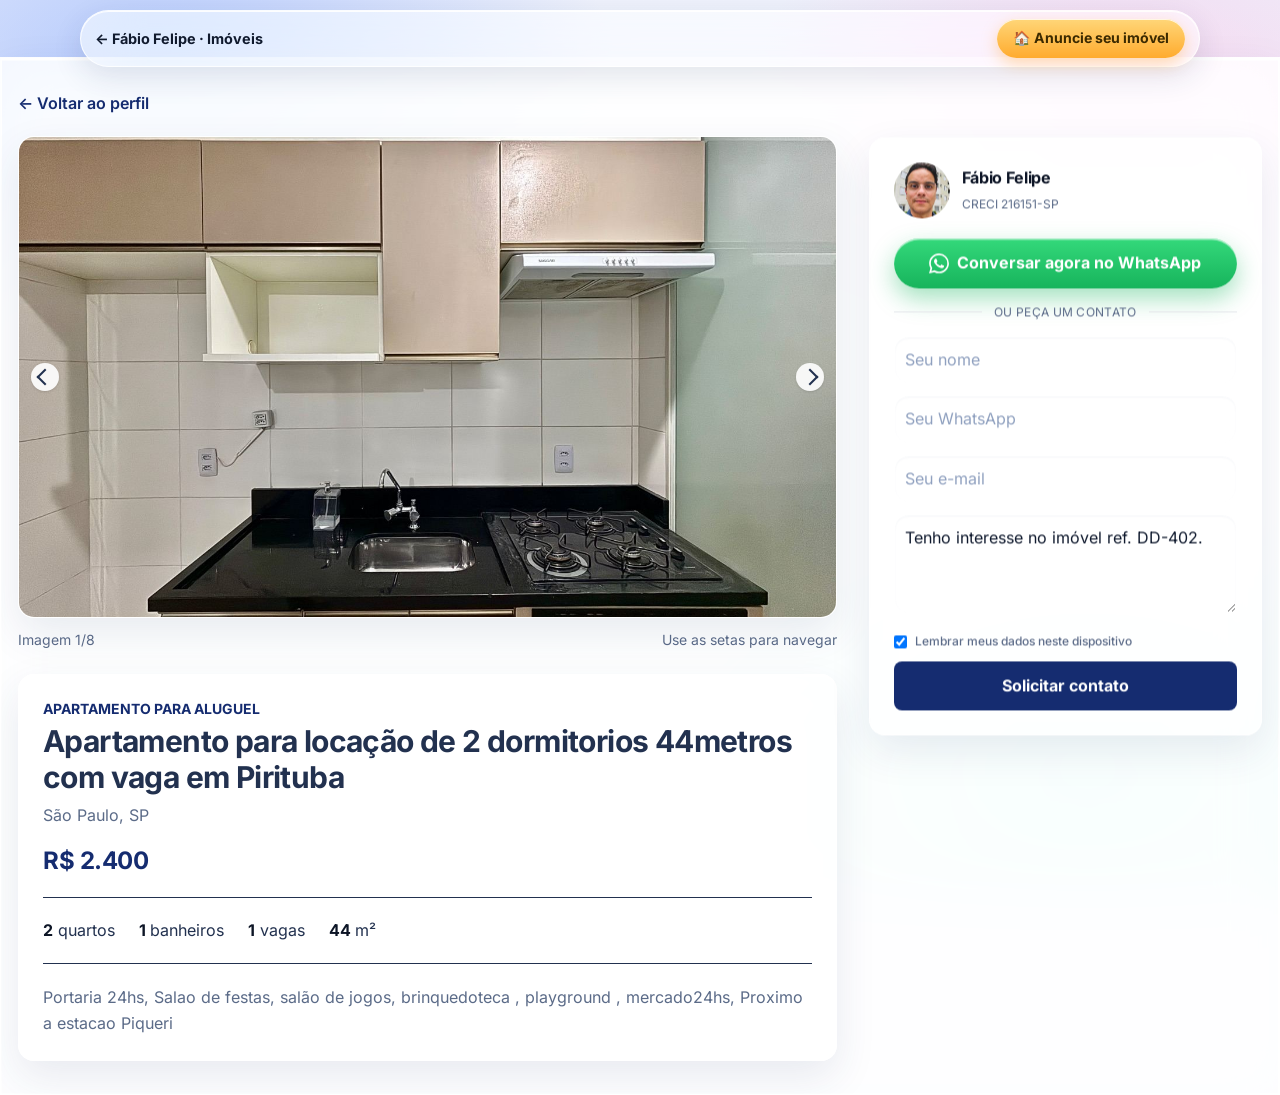
<file: imoveis/fbdc5be9-516a-42bd-8b24-6040ce9af485/index.html>
<!DOCTYPE html><html lang="pt-BR"><head><meta charSet="UTF-8"/><meta name="viewport" content="width=device-width, initial-scale=1.0"/><title>Apartamento para locação de 2 dormitorios 44metros com vaga em Pirituba | BrokerLink</title><link rel="canonical" href="/imoveis/fbdc5be9-516a-42bd-8b24-6040ce9af485/"/><meta name="description" content="Portaria 24hs, Salao de festas, salão de jogos, brinquedoteca , playground , mercado24hs, Proximo a estacao Piqueri"/><meta property="og:type" content="website"/><meta property="og:title" content="Apartamento para locação de 2 dormitorios 44metros com vaga em Pirituba | BrokerLink"/><meta property="og:description" content="Portaria 24hs, Salao de festas, salão de jogos, brinquedoteca , playground , mercado24hs, Proximo a estacao Piqueri"/><meta property="og:image" content="/brokerlink/uploads/corretores/35f3a626-eeab-41ef-ac6b-1ea419a82216/imoveis/fbdc5be9-516a-42bd-8b24-6040ce9af485/a15c7497-9405-421a-9287-af13990a5b17-master.jpg"/><meta name="twitter:card" content="summary_large_image"/><meta name="twitter:title" content="Apartamento para locação de 2 dormitorios 44metros com vaga em Pirituba | BrokerLink"/><meta name="twitter:description" content="Portaria 24hs, Salao de festas, salão de jogos, brinquedoteca , playground , mercado24hs, Proximo a estacao Piqueri"/><meta name="twitter:image" content="/brokerlink/uploads/corretores/35f3a626-eeab-41ef-ac6b-1ea419a82216/imoveis/fbdc5be9-516a-42bd-8b24-6040ce9af485/a15c7497-9405-421a-9287-af13990a5b17-master.jpg"/><link rel="icon" href="/brokerlink/favicon.ico" sizes="any"/><link rel="icon" type="image/svg+xml" href="/brokerlink/favicon.svg"/><link rel="stylesheet" href="/css/styles.min.css"/><link rel="stylesheet" href="/css/revolution-pages.css"/><link rel="stylesheet" href="/css/liquid-glass-pages.css"/></head><body><div class="lg-topbar"><div class="lg-topbar-inner"><a class="lg-back" href="/">← Fábio Felipe · Imóveis</a><a class="lg-cta" href="/#anuncie">🏠 Anuncie seu imóvel</a></div></div><div class="bg-gray-50 min-h-screen overflow-x-hidden"><main class="bg-gray-50 min-h-screen pb-24 lg:pb-0"><div class="max-w-7xl mx-auto px-4 py-8"><a href="/" class="text-primary font-semibold">← Voltar ao perfil</a><div class="grid lg:grid-cols-3 gap-8 mt-5"><div class="lg:col-span-2"><div id="property-gallery" class="space-y-3" data-gallery="1"><div class="relative overflow-hidden rounded-2xl bg-gray-100"><button type="button" data-gallery-prev="true" aria-label="Foto anterior" class="absolute left-3 top-1/2 z-10 -translate-y-1/2 rounded-full bg-white/90 p-2 text-gray-700 shadow hover:bg-white"><span class="block h-3 w-3 border-l-2 border-t-2 border-current -rotate-45"></span></button><button type="button" data-gallery-open="true" class="block w-full cursor-zoom-in"><img data-gallery-main="true" src="/brokerlink/uploads/corretores/35f3a626-eeab-41ef-ac6b-1ea419a82216/imoveis/fbdc5be9-516a-42bd-8b24-6040ce9af485/a15c7497-9405-421a-9287-af13990a5b17-master.jpg" alt="Apartamento para locação de 2 dormitorios 44metros com vaga em Pirituba - foto 1" class="h-80 w-full object-cover lg:h-[480px]"/></button><button type="button" data-gallery-next="true" aria-label="Próxima foto" class="absolute right-3 top-1/2 z-10 -translate-y-1/2 rounded-full bg-white/90 p-2 text-gray-700 shadow hover:bg-white"><span class="block h-3 w-3 border-r-2 border-t-2 border-current rotate-45"></span></button></div><div class="flex items-center justify-between text-sm text-gray-500"><span data-gallery-counter="true">Imagem 1/<!-- -->8</span><span class="hidden sm:inline">Use as setas para navegar</span></div></div><section class="bg-white border border-gray-200 rounded-2xl p-6 mt-6"><div class="flex flex-wrap justify-between gap-4"><div><p class="text-sm font-bold uppercase text-primary">Apartamento<!-- --> para <!-- -->aluguel</p><h1 class="text-3xl font-bold text-gray-900 mt-1">Apartamento para locação de 2 dormitorios 44metros com vaga em Pirituba</h1><p class="text-gray-500 mt-2">São Paulo, SP</p></div><strong class="text-2xl text-primary">R$ 2.400</strong></div><div class="flex flex-wrap gap-6 py-5 my-5 border-y text-gray-700"><span><strong>2</strong> quartos</span><span><strong>1</strong> banheiros</span><span><strong>1</strong> vagas</span><span><strong>44</strong> m²</span></div><p class="text-gray-600 whitespace-pre-line leading-relaxed">Portaria 24hs, Salao de festas, salão de jogos, brinquedoteca , playground , mercado24hs, Proximo a estacao Piqueri</p></section></div><aside><div class="bg-white border border-gray-200 rounded-2xl p-6 sticky top-20"><div class="flex items-center gap-3 mb-5"><div class="w-14 h-14 rounded-full bg-blue-100 overflow-hidden"><img src="/brokerlink/uploads/corretores/35f3a626-eeab-41ef-ac6b-1ea419a82216/corretor-5-1782740356628-820094890.jpg" alt="" class="w-full h-full object-cover"/></div><div><strong class="block">Fábio Felipe</strong><span class="text-xs text-gray-500">CRECI <!-- -->216151<!-- -->-<!-- -->SP</span></div></div><a href="https://wa.me/5511975222840" target="_blank" rel="noopener noreferrer" data-main-whatsapp-button="true" class="flex items-center justify-center gap-2 bg-green-500 hover:bg-green-600 text-white text-center rounded-lg px-5 py-3 font-bold no-underline mb-4"><svg class="w-5 h-5 flex-shrink-0" viewBox="0 0 24 24" fill="currentColor" aria-hidden="true"><path d="M17.47 14.38c-.3-.15-1.76-.87-2.03-.97-.27-.1-.47-.15-.67.15-.2.3-.77.97-.94 1.16-.17.2-.35.22-.64.08-.3-.15-1.26-.46-2.39-1.48-.88-.79-1.48-1.76-1.65-2.06-.17-.3-.02-.46.13-.61.13-.13.3-.35.45-.52.15-.17.2-.3.3-.5.1-.2.05-.37-.03-.52-.07-.15-.67-1.61-.92-2.21-.24-.58-.49-.5-.67-.51h-.57c-.2 0-.52.07-.79.37-.27.3-1.04 1.02-1.04 2.48 0 1.46 1.07 2.88 1.21 3.07.15.2 2.1 3.2 5.08 4.49.71.31 1.26.49 1.69.63.71.23 1.36.2 1.87.12.57-.09 1.76-.72 2.01-1.41.25-.69.25-1.29.17-1.41-.07-.12-.27-.2-.57-.35M12.05 21.79h-.01a9.87 9.87 0 0 1-5.03-1.38l-.36-.21-3.74.98 1-3.65-.24-.37a9.86 9.86 0 0 1-1.51-5.26A9.89 9.89 0 0 1 12.05 2a9.82 9.82 0 0 1 6.99 2.9 9.83 9.83 0 0 1 2.89 7c0 5.45-4.44 9.89-9.88 9.89M20.46 3.49A11.82 11.82 0 0 0 12.05 0C5.5 0 .16 5.34.16 11.89c0 2.1.55 4.14 1.59 5.95L.06 24l6.3-1.65a11.88 11.88 0 0 0 5.68 1.45h.01c6.55 0 11.89-5.34 11.89-11.9a11.82 11.82 0 0 0-3.48-8.41"></path></svg>Conversar agora no WhatsApp</a><div class="flex items-center gap-3 my-4"><span class="h-px bg-gray-200 flex-1"></span><span class="text-xs uppercase tracking-wide text-gray-400">ou peça um contato</span><span class="h-px bg-gray-200 flex-1"></span></div><form data-lead-form="true" data-static-whatsapp-form="true" action="https://wa.me/5511975222840" method="GET" class="space-y-3"><input type="hidden" name="imovel_id" value="fbdc5be9-516a-42bd-8b24-6040ce9af485"/><input type="hidden" name="link" value=""/><input type="hidden" name="origem" value="direto"/><input name="nome" autoComplete="name" required="" placeholder="Seu nome" class="w-full border rounded-lg p-2.5"/><input name="telefone" type="tel" autoComplete="tel" required="" placeholder="Seu WhatsApp" data-phone-mask="true" inputMode="numeric" maxLength="15" class="w-full border rounded-lg p-2.5"/><input name="email" type="email" autoComplete="email" placeholder="Seu e-mail" class="w-full border rounded-lg p-2.5"/><textarea name="mensagem" rows="3" class="w-full border rounded-lg p-2.5">Tenho interesse no imóvel ref. DD-402.</textarea><label class="flex items-start gap-2 text-xs text-gray-500"><input type="checkbox" name="lembrar_dados" class="mt-0.5" checked=""/><span>Lembrar meus dados neste dispositivo</span></label><button class="btn-primary w-full rounded-lg px-5 py-3 font-bold">Solicitar contato</button></form></div></aside></div></div></main><a href="https://wa.me/5511975222840" target="_blank" rel="noopener noreferrer" data-fixed-whatsapp-button="true" class="hidden fixed bottom-4 left-4 right-4 z-40 flex items-center justify-center gap-2 bg-green-500 text-white rounded-xl px-5 py-4 font-bold no-underline shadow-xl"><svg class="w-5 h-5 flex-shrink-0" viewBox="0 0 24 24" fill="currentColor" aria-hidden="true"><path d="M17.47 14.38c-.3-.15-1.76-.87-2.03-.97-.27-.1-.47-.15-.67.15-.2.3-.77.97-.94 1.16-.17.2-.35.22-.64.08-.3-.15-1.26-.46-2.39-1.48-.88-.79-1.48-1.76-1.65-2.06-.17-.3-.02-.46.13-.61.13-.13.3-.35.45-.52.15-.17.2-.3.3-.5.1-.2.05-.37-.03-.52-.07-.15-.67-1.61-.92-2.21-.24-.58-.49-.5-.67-.51h-.57c-.2 0-.52.07-.79.37-.27.3-1.04 1.02-1.04 2.48 0 1.46 1.07 2.88 1.21 3.07.15.2 2.1 3.2 5.08 4.49.71.31 1.26.49 1.69.63.71.23 1.36.2 1.87.12.57-.09 1.76-.72 2.01-1.41.25-.69.25-1.29.17-1.41-.07-.12-.27-.2-.57-.35M12.05 21.79h-.01a9.87 9.87 0 0 1-5.03-1.38l-.36-.21-3.74.98 1-3.65-.24-.37a9.86 9.86 0 0 1-1.51-5.26A9.89 9.89 0 0 1 12.05 2a9.82 9.82 0 0 1 6.99 2.9 9.83 9.83 0 0 1 2.89 7c0 5.45-4.44 9.89-9.88 9.89M20.46 3.49A11.82 11.82 0 0 0 12.05 0C5.5 0 .16 5.34.16 11.89c0 2.1.55 4.14 1.59 5.95L.06 24l6.3-1.65a11.88 11.88 0 0 0 5.68 1.45h.01c6.55 0 11.89-5.34 11.89-11.9a11.82 11.82 0 0 0-3.48-8.41"></path></svg>Conversar no WhatsApp</a><div id="location-capture" class="hidden fixed bottom-24 lg:bottom-4 left-4 right-4 sm:left-auto sm:w-96 z-50 bg-white border border-gray-200 rounded-xl p-4 shadow-xl" role="status" aria-live="polite"><div class="flex items-start gap-3"><div class="w-9 h-9 rounded-full bg-blue-50 text-primary flex items-center justify-center flex-shrink-0"><svg class="w-5 h-5" viewBox="0 0 24 24" fill="none" stroke="currentColor" stroke-width="2" aria-hidden="true"><path stroke-linecap="round" stroke-linejoin="round" d="M12 21s6-5.3 6-11a6 6 0 1 0-12 0c0 5.7 6 11 6 11Z"></path><circle cx="12" cy="10" r="2"></circle></svg></div><div class="flex-1"><strong class="block text-sm text-gray-900">Atendimento na sua região</strong><p id="location-capture-status" class="text-xs text-gray-500 mt-1">Autorize o navegador para identificarmos apenas sua cidade aproximada.</p></div><button id="location-capture-close" type="button" class="bg-transparent border-0 text-gray-400" aria-label="Fechar">×</button></div></div><script>
      (function () {
        const storageKey = 'brokerlink.leadIdentity.v1';
        const legacyStorageKey = ['brok', 'ermap.leadIdentity.v1'].join('');

        function readIdentity() {
          try {
            const rawValue = localStorage.getItem(storageKey) || localStorage.getItem(legacyStorageKey) || '{}';
            const value = JSON.parse(rawValue);
            if (localStorage.getItem(legacyStorageKey) && !localStorage.getItem(storageKey)) {
              localStorage.setItem(storageKey, JSON.stringify(value));
              localStorage.removeItem(legacyStorageKey);
            }
            return {
              nome: typeof value.nome === 'string' ? value.nome : '',
              telefone: typeof value.telefone === 'string' ? value.telefone : '',
              email: typeof value.email === 'string' ? value.email : ''
            };
          } catch (error) {
            return { nome: '', telefone: '', email: '' };
          }
        }

        function initializeLeadForms() {
          const identity = readIdentity();

          document.querySelectorAll('[data-lead-form]').forEach(function (form) {
            const nameInput = form.querySelector('[name="nome"]');
            const phoneInput = form.querySelector('[name="telefone"]');
            const emailInput = form.querySelector('[name="email"]');
            const rememberInput = form.querySelector('[name="lembrar_dados"]');

            if (nameInput && !nameInput.value) nameInput.value = identity.nome;
            if (phoneInput && !phoneInput.value) phoneInput.value = identity.telefone;
            if (emailInput && !emailInput.value) emailInput.value = identity.email;
            if (rememberInput && (identity.nome || identity.telefone || identity.email)) {
              rememberInput.checked = true;
            }

            form.addEventListener('submit', function () {
              if (rememberInput && rememberInput.checked) {
                localStorage.setItem(storageKey, JSON.stringify({
                  nome: nameInput ? nameInput.value.trim() : '',
                  telefone: phoneInput ? phoneInput.value.trim() : '',
                  email: emailInput ? emailInput.value.trim() : ''
                }));
                localStorage.removeItem(legacyStorageKey);
              } else {
                localStorage.removeItem(storageKey);
                localStorage.removeItem(legacyStorageKey);
              }
            });
          });
        }

        if (document.readyState === 'loading') {
          document.addEventListener('DOMContentLoaded', initializeLeadForms);
        } else {
          initializeLeadForms();
        }
      })();
    </script><script>
      (function () {
        function formatPhone(value) {
          var digits = String(value || '').replace(/\D/g, '');

          if (digits.startsWith('55') && digits.length > 11) {
            digits = digits.slice(2);
          }

          digits = digits.slice(0, 11);

          if (!digits) return '';
          if (digits.length <= 2) return '(' + digits;

          var ddd = digits.slice(0, 2);
          var number = digits.slice(2);

          if (digits.length <= 6) {
            return '(' + ddd + ') ' + number;
          }

          if (digits.length <= 10) {
            return '(' + ddd + ') ' + number.slice(0, 4) + '-' + number.slice(4);
          }

          return '(' + ddd + ') ' + number.slice(0, 5) + '-' + number.slice(5);
        }

        function applyMask(input) {
          if (!input || input.dataset.phoneMaskBound === '1') return;
          input.dataset.phoneMaskBound = '1';

          function sync() {
            var masked = formatPhone(input.value);
            if (input.value !== masked) {
              input.value = masked;
            }
          }

          input.addEventListener('input', sync);
          input.addEventListener('blur', sync);
          sync();
        }

        function initializePhoneMasks() {
          document.querySelectorAll('[data-phone-mask]').forEach(applyMask);
        }

        if (document.readyState === 'loading') {
          document.addEventListener('DOMContentLoaded', initializePhoneMasks);
        } else {
          initializePhoneMasks();
        }
      })();
    </script><script>
              (function () {
                var root = document.getElementById('property-gallery');
                if (!root) return;

                var images = [{"id":"a15c7497-9405-421a-9287-af13990a5b17","src":"/brokerlink/uploads/corretores/35f3a626-eeab-41ef-ac6b-1ea419a82216/imoveis/fbdc5be9-516a-42bd-8b24-6040ce9af485/a15c7497-9405-421a-9287-af13990a5b17-master.jpg","thumb":"/brokerlink/uploads/corretores/35f3a626-eeab-41ef-ac6b-1ea419a82216/imoveis/fbdc5be9-516a-42bd-8b24-6040ce9af485/a15c7497-9405-421a-9287-af13990a5b17-thumb.jpg","width":1400,"height":1050},{"id":"760daf3d-61e8-4a3f-a38a-bc9c62fd4675","src":"/brokerlink/uploads/corretores/35f3a626-eeab-41ef-ac6b-1ea419a82216/imoveis/fbdc5be9-516a-42bd-8b24-6040ce9af485/760daf3d-61e8-4a3f-a38a-bc9c62fd4675-master.jpg","thumb":"/brokerlink/uploads/corretores/35f3a626-eeab-41ef-ac6b-1ea419a82216/imoveis/fbdc5be9-516a-42bd-8b24-6040ce9af485/760daf3d-61e8-4a3f-a38a-bc9c62fd4675-thumb.jpg","width":1400,"height":1050},{"id":"94f4d8cb-bb4f-4a61-b779-79ba64053bde","src":"/brokerlink/uploads/corretores/35f3a626-eeab-41ef-ac6b-1ea419a82216/imoveis/fbdc5be9-516a-42bd-8b24-6040ce9af485/94f4d8cb-bb4f-4a61-b779-79ba64053bde-master.jpg","thumb":"/brokerlink/uploads/corretores/35f3a626-eeab-41ef-ac6b-1ea419a82216/imoveis/fbdc5be9-516a-42bd-8b24-6040ce9af485/94f4d8cb-bb4f-4a61-b779-79ba64053bde-thumb.jpg","width":1400,"height":1050},{"id":"a955faff-14d5-46c6-82b9-782a9db92b6a","src":"/brokerlink/uploads/corretores/35f3a626-eeab-41ef-ac6b-1ea419a82216/imoveis/fbdc5be9-516a-42bd-8b24-6040ce9af485/a955faff-14d5-46c6-82b9-782a9db92b6a-master.jpg","thumb":"/brokerlink/uploads/corretores/35f3a626-eeab-41ef-ac6b-1ea419a82216/imoveis/fbdc5be9-516a-42bd-8b24-6040ce9af485/a955faff-14d5-46c6-82b9-782a9db92b6a-thumb.jpg","width":1400,"height":1050},{"id":"2364cd29-cb76-4bfe-afa6-94b134a0ea6d","src":"/brokerlink/uploads/corretores/35f3a626-eeab-41ef-ac6b-1ea419a82216/imoveis/fbdc5be9-516a-42bd-8b24-6040ce9af485/2364cd29-cb76-4bfe-afa6-94b134a0ea6d-master.jpg","thumb":"/brokerlink/uploads/corretores/35f3a626-eeab-41ef-ac6b-1ea419a82216/imoveis/fbdc5be9-516a-42bd-8b24-6040ce9af485/2364cd29-cb76-4bfe-afa6-94b134a0ea6d-thumb.jpg","width":1400,"height":1050},{"id":"67f75020-01c9-4110-89ed-1746db848d82","src":"/brokerlink/uploads/corretores/35f3a626-eeab-41ef-ac6b-1ea419a82216/imoveis/fbdc5be9-516a-42bd-8b24-6040ce9af485/67f75020-01c9-4110-89ed-1746db848d82-master.jpg","thumb":"/brokerlink/uploads/corretores/35f3a626-eeab-41ef-ac6b-1ea419a82216/imoveis/fbdc5be9-516a-42bd-8b24-6040ce9af485/67f75020-01c9-4110-89ed-1746db848d82-thumb.jpg","width":1400,"height":1050},{"id":"cb42a610-2276-4cef-a4f6-ba916568bfa7","src":"/brokerlink/uploads/corretores/35f3a626-eeab-41ef-ac6b-1ea419a82216/imoveis/fbdc5be9-516a-42bd-8b24-6040ce9af485/cb42a610-2276-4cef-a4f6-ba916568bfa7-master.jpg","thumb":"/brokerlink/uploads/corretores/35f3a626-eeab-41ef-ac6b-1ea419a82216/imoveis/fbdc5be9-516a-42bd-8b24-6040ce9af485/cb42a610-2276-4cef-a4f6-ba916568bfa7-thumb.jpg","width":1400,"height":1050},{"id":"23a9c717-055c-4e7a-add0-a9af16d49aa4","src":"/brokerlink/uploads/corretores/35f3a626-eeab-41ef-ac6b-1ea419a82216/imoveis/fbdc5be9-516a-42bd-8b24-6040ce9af485/23a9c717-055c-4e7a-add0-a9af16d49aa4-master.jpg","thumb":"/brokerlink/uploads/corretores/35f3a626-eeab-41ef-ac6b-1ea419a82216/imoveis/fbdc5be9-516a-42bd-8b24-6040ce9af485/23a9c717-055c-4e7a-add0-a9af16d49aa4-thumb.jpg","width":788,"height":1050}];
                var title = "Apartamento para locação de 2 dormitorios 44metros com vaga em Pirituba";
                var index = 0;
                var isOpen = false;
                var mainImage = root.querySelector('[data-gallery-main]');
                var prevButton = root.querySelector('[data-gallery-prev]');
                var nextButton = root.querySelector('[data-gallery-next]');
                var openButton = root.querySelector('[data-gallery-open]');
                var counter = root.querySelector('[data-gallery-counter]');
                var mainWhatsappButton = document.querySelector('[data-main-whatsapp-button]');
                var fixedWhatsappButton = document.querySelector('[data-fixed-whatsapp-button]');

                var overlay = document.createElement('div');
                overlay.className = 'fixed inset-0 z-50 hidden items-center justify-center bg-black/80 p-4';
                overlay.setAttribute('data-gallery-modal', '1');
                overlay.innerHTML = '<button type="button" data-gallery-close class="absolute right-4 top-4 rounded-full bg-white/90 px-3 py-2 text-sm font-semibold text-gray-700">Fechar</button><button type="button" data-gallery-modal-prev aria-label="Foto anterior" class="absolute left-4 top-1/2 -translate-y-1/2 rounded-full bg-white/90 p-3 text-gray-700 shadow hover:bg-white"><span class="block h-3 w-3 border-l-2 border-t-2 border-current -rotate-45"></span></button><button type="button" data-gallery-modal-next aria-label="Próxima foto" class="absolute right-4 top-1/2 -translate-y-1/2 rounded-full bg-white/90 p-3 text-gray-700 shadow hover:bg-white"><span class="block h-3 w-3 border-r-2 border-t-2 border-current rotate-45"></span></button><img data-gallery-modal-image class="max-h-[90vh] max-w-[95vw] rounded-xl object-contain shadow-2xl" alt="" />';
                document.body.appendChild(overlay);

                var modalImage = overlay.querySelector('[data-gallery-modal-image]');
                var closeButton = overlay.querySelector('[data-gallery-close]');
                var modalPrevButton = overlay.querySelector('[data-gallery-modal-prev]');
                var modalNextButton = overlay.querySelector('[data-gallery-modal-next]');
                var touchStartX = 0;
                var touchStartY = 0;
                var touchEndX = 0;
                var touchEndY = 0;

                function currentImage() {
                  return images[index] || {};
                }

                function render() {
                  if (!images.length) return;
                  var image = currentImage();
                  mainImage.src = image.src || image.thumb || '';
                  mainImage.alt = title + ' - foto ' + (index + 1);
                  modalImage.src = image.src || image.thumb || '';
                  modalImage.alt = mainImage.alt;
                  if (counter) {
                    counter.textContent = 'Imagem ' + (index + 1) + '/' + images.length;
                  }
                }

                function step(direction) {
                  if (!images.length) return;
                  index = (index + direction + images.length) % images.length;
                  render();
                }

                function sync() {
                  render();
                }

                function openModal() {
                  if (!images.length) return;
                  overlay.classList.remove('hidden');
                  overlay.classList.add('flex');
                  isOpen = true;
                  render();
                }

                function closeModal() {
                  overlay.classList.add('hidden');
                  overlay.classList.remove('flex');
                  isOpen = false;
                }

                if (prevButton) {
                  prevButton.addEventListener('click', function () {
                    step(-1);
                  });
                }

                if (nextButton) {
                  nextButton.addEventListener('click', function () {
                    step(1);
                  });
                }

                if (openButton) {
                  openButton.addEventListener('click', openModal);
                }

                if (modalPrevButton) {
                  modalPrevButton.addEventListener('click', function (event) {
                    event.stopPropagation();
                    step(-1);
                  });
                }

                if (modalNextButton) {
                  modalNextButton.addEventListener('click', function (event) {
                    event.stopPropagation();
                    step(1);
                  });
                }

                root.addEventListener('touchstart', function (event) {
                  if (!event.touches || !event.touches.length) return;
                  touchStartX = event.touches[0].clientX;
                  touchStartY = event.touches[0].clientY;
                  touchEndX = touchStartX;
                  touchEndY = touchStartY;
                }, { passive: true });

                root.addEventListener('touchmove', function (event) {
                  if (!event.touches || !event.touches.length) return;
                  touchEndX = event.touches[0].clientX;
                  touchEndY = event.touches[0].clientY;
                }, { passive: true });

                root.addEventListener('touchend', function () {
                  if (!images.length) return;
                  var diffX = touchEndX - touchStartX;
                  var diffY = touchEndY - touchStartY;
                  if (Math.abs(diffX) < 50 || Math.abs(diffX) <= Math.abs(diffY)) return;
                  step(diffX < 0 ? 1 : -1);
                });

                overlay.addEventListener('click', function (event) {
                  if (event.target === overlay) closeModal();
                });

                closeButton.addEventListener('click', closeModal);
                document.addEventListener('keydown', function (event) {
                  if (!isOpen) return;
                  if (event.key === 'Escape') closeModal();
                  if (event.key === 'ArrowLeft') step(-1);
                  if (event.key === 'ArrowRight') step(1);
                });

                render();

                if (mainWhatsappButton && fixedWhatsappButton && 'IntersectionObserver' in window) {
                  var syncWhatsappVisibility = function (isVisible) {
                    fixedWhatsappButton.classList.toggle('hidden', isVisible);
                  };

                  var observer = new IntersectionObserver(function (entries) {
                    entries.forEach(function (entry) {
                      syncWhatsappVisibility(entry.isIntersecting);
                    });
                  }, {
                    threshold: 0.1,
                  });

                  observer.observe(mainWhatsappButton);
                  syncWhatsappVisibility(mainWhatsappButton.getBoundingClientRect().top < window.innerHeight && mainWhatsappButton.getBoundingClientRect().bottom > 0);
                }
              })();
            </script></div><script>
  (function () {
    var phone = '5511975222840';

    function field(form, name) {
      var input = form.querySelector('[name="' + name + '"]');
      return input ? String(input.value || '').trim() : '';
    }

    document.querySelectorAll('[data-static-whatsapp-form]').forEach(function (form) {
      form.addEventListener('submit', function (event) {
        event.preventDefault();

        var title = document.querySelector('h1');
        var canonical = document.querySelector('link[rel="canonical"]');
        var lines = ['Olá, Fábio! Gostaria de receber mais informações.'];
        var name = field(form, 'nome');
        var contactPhone = field(form, 'telefone');
        var email = field(form, 'email');
        var message = field(form, 'mensagem');

        if (title) lines.push('Página: ' + title.textContent.trim());
        if (name) lines.push('Nome: ' + name);
        if (contactPhone) lines.push('Meu WhatsApp: ' + contactPhone);
        if (email) lines.push('E-mail: ' + email);
        if (message) lines.push('Mensagem: ' + message);
        if (canonical) lines.push('Link: ' + canonical.href);

        var url = 'https://wa.me/' + phone + '?text=' + encodeURIComponent(lines.join('\n'));
        window.open(url, '_blank', 'noopener,noreferrer');
      });
    });
  })();
</script></body></html>
</file>
<file: css/revolution.css>
/* ============================================================
   REVOLUÇÃO VISUAL 2.0 — Fábio Felipe Corretor
   Nova identidade: "editorial dark-lux" + glassmorphism.
   Camada aplicada sobre redesign.css sem alterar comportamento.
   Princípios mantidos: Não me faça pensar — hierarquia óbvia,
   uma ação primária por bloco, reconhecimento > memória.
   ============================================================ */

/* ---------- tokens da nova era ---------- */
body.rv{
  --rv-bg:#070b14;
  --rv-surface:rgba(255,255,255,.045);
  --rv-line:rgba(255,255,255,.1);
  --rv-text:#eef3fb;
  --rv-muted:#93a3c0;
  --rv-gold:#e8c476;
  --rv-gold-deep:#c9a24d;
  --rv-mint:#3ddc97;
  --rv-glow:0 30px 80px rgba(0,0,0,.55);
  background:var(--rv-bg)!important;
  color:var(--rv-text);
  font-family:"Inter","Segoe UI",system-ui,-apple-system,sans-serif;
  -webkit-font-smoothing:antialiased;
}
/* fundo cósmico fixo atrás de tudo */
body.rv::before{
  content:"";position:fixed;inset:0;z-index:-2;pointer-events:none;
  background:
    radial-gradient(900px 500px at 85% -10%,rgba(232,196,118,.14),transparent 60%),
    radial-gradient(800px 600px at -10% 30%,rgba(61,220,151,.08),transparent 55%),
    radial-gradient(1200px 800px at 50% 115%,rgba(37,78,158,.25),transparent 60%),
    var(--rv-bg);
}
body.rv::after{
  content:"";position:fixed;inset:0;z-index:-1;pointer-events:none;opacity:.5;
  background-image:radial-gradient(rgba(255,255,255,.05) 1px,transparent 1.5px);
  background-size:34px 34px;
  mask-image:radial-gradient(ellipse at 50% 0%,#000 20%,transparent 75%);
}

/* ---------- topbar: pílula flutuante de vidro ---------- */
body.rv .r-topbar{
  position:sticky;top:12px;z-index:60;
  margin:12px auto 0;max-width:1120px;width:calc(100% - 24px);
  background:rgba(10,15,26,.6);
  border:1px solid var(--rv-line);
  backdrop-filter:blur(18px) saturate(1.4);
  -webkit-backdrop-filter:blur(18px) saturate(1.4);
  border-radius:999px;padding:.5rem .6rem .5rem 1.1rem;
  box-shadow:0 18px 44px rgba(0,0,0,.45);
}
body.rv .r-logo span:not(.r-logo-mark){font-weight:700;letter-spacing:.01em}
body.rv .r-logo em{color:var(--rv-gold)}
body.rv .r-logo-mark{
  background:linear-gradient(135deg,var(--rv-gold),var(--rv-gold-deep))!important;
  color:#10151f!important;font-weight:900;box-shadow:0 6px 18px rgba(232,196,118,.35);
}
body.rv .r-topbar nav a{color:var(--rv-muted)}
body.rv .r-topbar nav a:hover{background:rgba(255,255,255,.07);color:#fff}
body.rv .r-wa-pill{
  background:linear-gradient(135deg,#2fd488,#1faa50)!important;
  box-shadow:0 8px 22px rgba(47,212,136,.35);
}

/* ---------- hero: capa de revista ---------- */
body.rv section.bg-blue-950{
  background:transparent!important;
  padding-top:clamp(2.2rem,6vw,4.5rem);padding-bottom:clamp(2.5rem,6vw,4.5rem);
}
body.rv section.bg-blue-950::after{display:none}
body.rv section.bg-blue-950 > div{max-width:1120px}
body.rv section.bg-blue-950 h1{
  font-size:clamp(2.6rem,7vw,4.6rem)!important;
  font-weight:900;letter-spacing:-.035em;line-height:1.02;
  background:linear-gradient(100deg,#ffffff 20%,var(--rv-gold) 78%);
  -webkit-background-clip:text;background-clip:text;color:transparent;
}
body.rv section.bg-blue-950 .text-xl{
  color:var(--rv-muted)!important;font-size:clamp(1.05rem,2.2vw,1.3rem)!important;
  font-weight:500;line-height:1.6;max-width:44ch;
}
body.rv section.bg-blue-950 .text-sm.text-blue-200{color:var(--rv-muted)}
/* retrato em moldura dourada com halo */
body.rv .r-avatar-wrap{filter:drop-shadow(0 24px 48px rgba(232,196,118,.25))}
body.rv .r-avatar-wrap::before{
  inset:-7px;
  background:conic-gradient(from 200deg,var(--rv-gold),rgba(232,196,118,.15) 40%,var(--rv-gold) 75%,rgba(232,196,118,.15));
  filter:blur(0);animation:rv-spin 9s linear infinite;
}
@keyframes rv-spin{to{transform:rotate(360deg)}}
@media(prefers-reduced-motion:reduce){body.rv .r-avatar-wrap::before{animation:none}}
body.rv .r-avatar-wrap > div{border-radius:50%;ring:none}
body.rv section.bg-blue-950 .ring-white\/20{--tw-ring-color:rgba(255,255,255,.14)!important}
/* selo CRECI em vidro */
body.rv .r-creci{
  background:rgba(232,196,118,.12)!important;border:1px solid rgba(232,196,118,.5);
  color:var(--rv-gold)!important;font-weight:800;letter-spacing:.04em;
  backdrop-filter:blur(8px);
}
body.rv .r-creci::before{color:var(--rv-mint)}
/* tags viram chips de vidro */
body.rv section.bg-blue-950 span.bg-white\/10.rounded-full.px-3.py-1.text-sm{
  background:var(--rv-surface);border:1px solid var(--rv-line);color:var(--rv-muted);
  backdrop-filter:blur(6px);
}
body.rv section.bg-blue-950 span.bg-white\/10.rounded-full.px-3.py-1.text-sm:hover{
  background:rgba(255,255,255,.1);color:#fff;
}
/* CTA WhatsApp: orquestrado em verde-menta luminoso */
body.rv section.bg-blue-950 a.bg-green-500{
  background:linear-gradient(135deg,#3ddc97,#1faa50)!important;color:#06240f!important;
  font-weight:900!important;letter-spacing:.01em;border-radius:999px!important;
  padding:1rem 2.2rem!important;box-shadow:0 16px 40px rgba(61,220,151,.35)!important;
  transition:transform .18s ease,box-shadow .25s ease;
}
body.rv section.bg-blue-950 a.bg-green-500:hover{transform:translateY(-2px);box-shadow:0 22px 54px rgba(61,220,151,.5)!important}
/* CTA secundário em contorno dourado */
body.rv section.bg-blue-950 a[href="#imoveis"]{
  background:transparent!important;color:#fff!important;
  border:1.5px solid rgba(232,196,118,.65);border-radius:999px!important;
  padding:1rem 2rem!important;font-weight:800;backdrop-filter:blur(6px);
  transition:all .2s ease;
}
body.rv section.bg-blue-950 a[href="#imoveis"]:hover{
  background:rgba(232,196,118,.12);border-color:var(--rv-gold);
}

/* ---------- faixa de confiança vira barra de vidro ---------- */
body.rv .r-trust{
  max-width:1120px;margin:-1.2rem auto 0;width:calc(100% - 2rem);
  background:var(--rv-surface);border:1px solid var(--rv-line);
  border-radius:18px;backdrop-filter:blur(14px);
  color:var(--rv-muted);font-weight:600;box-shadow:0 14px 34px rgba(0,0,0,.3);
}
body.rv .r-trust b{color:var(--rv-gold)}

/* ---------- títulos de seção em estilo editorial ---------- */
body.rv .r-kicker{color:var(--rv-gold);letter-spacing:.22em;font-size:.72rem}
body.rv .r-h2{
  color:#fff!important;font-weight:900;letter-spacing:-.03em;
  font-size:clamp(1.7rem,4.2vw,2.6rem);
}
body.rv #r-count{color:var(--rv-muted)}

/* ---------- vitrine: painel escuro premium ---------- */
body.rv .r-shop{max-width:1120px}
body.rv .r-router{
  background:rgba(13,19,33,.72);border:1px solid var(--rv-line);
  box-shadow:var(--rv-glow);backdrop-filter:blur(16px);
}
body.rv .r-router-q{color:#fff;font-size:1.3rem;font-weight:900;letter-spacing:-.01em}
body.rv .r-router-sub{color:var(--rv-muted)}
body.rv .r-chip{
  background:var(--rv-surface);border:1px solid var(--rv-line);color:#dbe5f5;
}
body.rv .r-chip small{color:var(--rv-muted)}
body.rv .r-chip:hover{border-color:rgba(232,196,118,.6);transform:translateY(-2px);background:rgba(255,255,255,.08)}
body.rv .r-chip[aria-pressed="true"]{
  background:linear-gradient(135deg,var(--rv-gold),var(--rv-gold-deep));
  border-color:transparent;color:#10151f;box-shadow:0 10px 26px rgba(232,196,118,.4);
}
body.rv .r-chip[aria-pressed="true"] small{color:rgba(16,21,31,.75)}
body.rv .r-router-hint{color:var(--rv-muted)}

/* ---------- cards dos imóveis: vidro com brilho ao hover ---------- */
body.rv .r-grid article{
  background:rgba(13,19,33,.72)!important;border:1px solid var(--rv-line)!important;
  box-shadow:0 18px 44px rgba(0,0,0,.45);backdrop-filter:blur(14px);
  border-radius:24px!important;
}
body.rv .r-grid article:hover{
  transform:translateY(-6px);border-color:rgba(232,196,118,.45)!important;
  box-shadow:0 30px 70px rgba(0,0,0,.6),0 0 0 1px rgba(232,196,118,.25);
}
body.rv .r-grid .bg-gray-100{background:#0b1120!important}
body.rv .r-grid h3{color:#fff!important;font-weight:800}
body.rv .r-grid .text-xs{color:var(--rv-muted)!important}
body.rv .r-grid p.text-primary{
  color:var(--rv-gold)!important;font-weight:900;font-size:1.5rem!important;
}
body.rv .r-grid p.text-primary::after{color:var(--rv-muted)}
body.rv .r-grid .flex.gap-4.mt-4{border-top-color:rgba(255,255,255,.12)!important}
body.rv .r-grid .flex.gap-4.mt-4 span{
  background:var(--rv-surface);color:#c9d6ee;border:1px solid var(--rv-line);
}
body.rv .r-tag-venda{background:linear-gradient(135deg,var(--rv-gold),var(--rv-gold-deep));color:#10151f}
body.rv .r-tag-aluguel{background:linear-gradient(135deg,#3ddc97,#0e9264);color:#06240f}
body.rv .r-grid article > a::after{
  background:linear-gradient(135deg,var(--rv-gold),var(--rv-gold-deep));color:#10151f;
  font-weight:900;box-shadow:0 10px 26px rgba(232,196,118,.4);
}
body.rv .r-empty{
  background:rgba(13,19,33,.7);border-color:rgba(232,196,118,.4);color:var(--rv-muted);
}
body.rv .r-empty a{color:var(--rv-gold)!important}

/* ---------- sobre: cartão-manifesto ---------- */
body.rv section.max-w-6xl > div.bg-white:first-child{
  background:rgba(13,19,33,.72)!important;border:1px solid var(--rv-line)!important;
  box-shadow:var(--rv-glow);backdrop-filter:blur(16px);
}
body.rv section.max-w-6xl div.bg-white.border h2{color:#fff}
body.rv section.max-w-6xl div.bg-white.border h2::before{
  background:linear-gradient(var(--rv-gold),var(--rv-mint));
}
body.rv section.max-w-6xl div.bg-white.border p.text-gray-600,
body.rv section.max-w-6xl div.bg-white.border p.text-gray-600 *{
  color:var(--rv-muted)!important;
}
body.rv section.max-w-6xl a.text-blue-950{
  background:transparent!important;color:#fff!important;
  border:1.5px solid var(--rv-line)!important;border-radius:999px!important;
}
body.rv section.max-w-6xl a.text-blue-950:hover{border-color:rgba(232,196,118,.6)!important;color:var(--rv-gold)!important}

/* ---------- contato: formulário de vidro ---------- */
body.rv #contato{
  background:rgba(10,15,26,.55)!important;border-top:1px solid var(--rv-line)!important;
  backdrop-filter:blur(18px);
}
body.rv #contato h2,body.rv #contato .text-center p{color:var(--rv-muted)}
body.rv #contato .text-center h2{color:#fff}
body.rv #contato form{
  background:rgba(13,19,33,.72)!important;border:1px solid var(--rv-line)!important;
  box-shadow:var(--rv-glow);
}
body.rv #contato label.block{color:#dbe5f5}
body.rv #contato input,body.rv #contato textarea{
  background:rgba(255,255,255,.05)!important;border:1px solid var(--rv-line)!important;
  color:#fff!important;border-radius:14px!important;
}
body.rv #contato input::placeholder,body.rv #contato textarea::placeholder{color:#5f7091}
body.rv #contato input:focus,body.rv #contato textarea:focus{
  border-color:rgba(232,196,118,.7)!important;box-shadow:0 0 0 4px rgba(232,196,118,.15)!important;
}
body.rv #contato button.btn-primary{
  background:linear-gradient(135deg,#3ddc97,#1faa50)!important;color:#06240f!important;
  font-weight:900;border-radius:999px!important;box-shadow:0 16px 38px rgba(61,220,151,.35);
}
body.rv #contato button.btn-primary:hover{transform:translateY(-2px);box-shadow:0 22px 50px rgba(61,220,151,.5)}
body.rv #contato .text-xs{color:#5f7091}

/* ---------- rodapé ---------- */
body.rv .r-footer{background:transparent;border-top:1px solid var(--rv-line)}
body.rv .r-footer p,body.rv .r-footer .text-gray-500{color:var(--rv-muted)}
body.rv .r-footer strong{color:var(--rv-gold)}

/* ---------- FAB WhatsApp: cápsula neon ---------- */
body.rv .r-fab{
  background:linear-gradient(135deg,#3ddc97,#1faa50);color:#06240f;font-weight:900;
  box-shadow:0 16px 40px rgba(61,220,151,.45);
}
@keyframes rv-pulse{
  0%,100%{box-shadow:0 16px 40px rgba(61,220,151,.45),0 0 0 0 rgba(61,220,151,.45)}
  50%{box-shadow:0 16px 40px rgba(61,220,151,.45),0 0 0 16px rgba(61,220,151,0)}
}
body.rv .r-fab{animation:rv-pulse 2.6s infinite}

/* ---------- captura de localização também entra no tema ---------- */
body.rv #location-capture{
  background:rgba(13,19,33,.92)!important;border:1px solid var(--rv-line)!important;
  color:var(--rv-text);backdrop-filter:blur(16px);
}
body.rv #location-capture .text-gray-900{color:#fff!important}
body.rv #location-capture .text-gray-500{color:var(--rv-muted)!important}

/* seleções e foco consistentes */
body.rv ::selection{background:rgba(232,196,118,.35);color:#fff}
body.rv a:focus-visible,body.rv button:focus-visible{outline:2px solid var(--rv-gold);outline-offset:3px;border-radius:8px}

/* ---------- revelação ao rolar ---------- */
body.rv .rv-reveal{opacity:0;transform:translateY(26px);transition:opacity .7s ease,transform .7s ease}
body.rv .rv-reveal.rv-in{opacity:1;transform:none}
@media(prefers-reduced-motion:reduce){body.rv .rv-reveal{opacity:1;transform:none;transition:none}}
</file>
<file: css/liquid-glass.css>
/* ============================================================
   LIQUID GLASS — iOS 17 / Apple Vision-inspired theme
   Camada final sobre redesign.css + revolution.css
   Vidro líquido, especularidade, refração e luz suave
   ============================================================ */

:root{
  --lg-ink:#0b1220;
  --lg-spec:linear-gradient(135deg,rgba(255,255,255,.85) 0%,rgba(255,255,255,.28) 30%,rgba(255,255,255,0) 55%);
}

body.rv{
  background:#f2f4fa !important;
  color:var(--lg-ink);
  font-family:-apple-system,BlinkMacSystemFont,"SF Pro Display","SF Pro Text","Segoe UI",Roboto,Helvetica,Arial,sans-serif !important;
  -webkit-font-smoothing:antialiased;
}

/* ---- Fundo com "wallpaper" de luz difusa (papel de parede iOS) ---- */
body.rv::before{
  content:"";position:fixed;inset:0;z-index:-2;pointer-events:none;
  background:
    radial-gradient(60% 50% at 12% 8%, rgba(120,160,255,.55), transparent 60%),
    radial-gradient(50% 45% at 88% 12%, rgba(255,170,220,.45), transparent 60%),
    radial-gradient(55% 50% at 85% 85%, rgba(120,230,220,.40), transparent 60%),
    radial-gradient(45% 40% at 15% 90%, rgba(255,210,140,.40), transparent 60%),
    linear-gradient(180deg,#eef1fb,#f7f8fd 45%,#eef4f4);
  filter:saturate(1.25);
}
body.rv::after{ /* grão sutil, como nos materiais da Apple */
  content:"";position:fixed;inset:0;z-index:-1;pointer-events:none;opacity:.05;
  background-image:url("data:image/svg+xml,%3Csvg xmlns='http://www.w3.org/2000/svg' width='140' height='140'%3E%3Cfilter id='n'%3E%3CfeTurbulence type='fractalNoise' baseFrequency='0.9' numOctaves='2'/%3E%3C/filter%3E%3Crect width='140' height='140' filter='url(%23n)' opacity='0.6'/%3E%3C/svg%3E");
}

/* ============ TOPBAR — barra de vidro flutuante (Dynamic Island vibe) ============ */
body.rv .r-topbar{
  top:10px;left:50%;transform:translateX(-50%);
  width:min(1120px,calc(100% - 24px));
  display:flex;align-items:center;justify-content:space-between;gap:12px;
  padding:8px 10px 8px 18px;border-radius:999px;
  background:rgba(255,255,255,.55) !important;
  backdrop-filter:blur(28px) saturate(180%);
  -webkit-backdrop-filter:blur(28px) saturate(180%);
  border:1px solid rgba(255,255,255,.75);
  box-shadow:
    inset 0 1px 0 rgba(255,255,255,.9),
    inset 0 -1px 0 rgba(255,255,255,.25),
    0 10px 30px rgba(30,50,90,.12),
    0 2px 6px rgba(30,50,90,.06);
}
body.rv .r-logo,body.rv .r-topbar a:not(.r-wa-pill):not(.r-ad-pill){color:#101a2e !important;}
body.rv .r-logo em{color:#5a6a85 !important;}
body.rv .r-logo-mark{
  background:linear-gradient(135deg,#4f7cff,#8f5bff) !important;
  color:#fff !important;box-shadow:inset 0 1px 0 rgba(255,255,255,.6),0 4px 12px rgba(90,90,255,.35);
}
body.rv .r-wa-pill{
  background:linear-gradient(180deg,#34d97b,#1fb861) !important;color:#fff !important;border:none !important;
  box-shadow:inset 0 1px 0 rgba(255,255,255,.5),0 6px 16px rgba(31,184,97,.4);
}
/* pílula "Anuncie seu imóvel" na topbar */
.r-ad-pill{
  display:inline-flex;align-items:center;gap:6px;text-decoration:none;
  padding:9px 16px;border-radius:999px;font-weight:700;font-size:.9rem;
  color:#3c2a00;
  background:linear-gradient(180deg,rgba(255,214,120,.95),rgba(255,183,66,.95));
  box-shadow:inset 0 1px 0 rgba(255,255,255,.8),0 6px 16px rgba(255,170,60,.4);
  transition:transform .2s ease,box-shadow .2s ease;
}
.r-ad-pill:hover{transform:translateY(-1px);box-shadow:inset 0 1px 0 rgba(255,255,255,.9),0 10px 22px rgba(255,170,60,.5);}

/* ============ HERO — cartão de vidro gigante ============ */
body.rv section[aria-label="Apresentação do corretor"]{
  background:transparent !important;padding-top:110px !important;
}
body.rv section[aria-label="Apresentação do corretor"] > div{
  max-width:1120px;margin:0 auto;padding:48px clamp(20px,4vw,56px);
  border-radius:36px;
  background:rgba(255,255,255,.5);
  backdrop-filter:blur(40px) saturate(180%);
  -webkit-backdrop-filter:blur(40px) saturate(180%);
  border:1px solid rgba(255,255,255,.8);
  box-shadow:
    inset 0 1.5px 0 rgba(255,255,255,.95),
    inset 0 -1.5px 0 rgba(255,255,255,.3),
    0 24px 60px rgba(40,60,110,.14);
  position:relative;overflow:hidden;
}
/* reflexo especular diagonal varrendo o hero */
body.rv section[aria-label="Apresentação do corretor"] > div::before{
  content:"";position:absolute;inset:-40%;pointer-events:none;
  background:linear-gradient(115deg,transparent 30%,rgba(255,255,255,.55) 45%,rgba(255,255,255,.12) 55%,transparent 70%);
  transform:translateX(-30%);animation:lg-sheen 9s ease-in-out infinite;
}
@keyframes lg-sheen{0%,100%{transform:translateX(-35%)}50%{transform:translateX(35%)}}

body.rv h1{color:#0d1526 !important;font-weight:800;letter-spacing:-.03em;}
body.rv .text-xl{color:#33415c !important;}
body.rv .text-sm.text-blue-200,body.rv .text-sm.text-blue-200{color:#5b6b88 !important;}
body.rv .r-creci{
  background:rgba(255,255,255,.7) !important;color:#1d2a44 !important;
  border:1px solid rgba(255,255,255,.9);backdrop-filter:blur(10px);
  box-shadow:inset 0 1px 0 #fff;
}
body.rv .r-avatar-wrap{filter:none;}
body.rv .r-avatar-wrap > div{
  ring:none;border-radius:50%;
  box-shadow:0 0 0 6px rgba(255,255,255,.65),0 0 0 7px rgba(160,180,255,.5),0 18px 40px rgba(60,80,160,.28);
}
/* chips de especialidade — pills translúcidos estilo iOS */
body.rv .bg-white\/10.rounded-full{
  background:rgba(255,255,255,.6) !important;color:#22314f !important;
  border:1px solid rgba(255,255,255,.85);backdrop-filter:blur(12px);
  box-shadow:inset 0 1px 0 rgba(255,255,255,.9);font-weight:600;
}
/* CTAs do hero */
body.rv a.bg-green-500{
  background:linear-gradient(180deg,#34d97b,#17b45c) !important;border-radius:999px !important;
  box-shadow:inset 0 1px 0 rgba(255,255,255,.55),0 10px 24px rgba(23,180,92,.4);
  transition:transform .18s ease,box-shadow .18s ease;
}
body.rv a.bg-green-500:hover{transform:translateY(-2px);box-shadow:inset 0 1px 0 rgba(255,255,255,.6),0 14px 30px rgba(23,180,92,.5);}
body.rv a.bg-white.text-blue-950{
  background:rgba(255,255,255,.72) !important;color:#12203c !important;border-radius:999px !important;
  border:1px solid rgba(255,255,255,.95);backdrop-filter:blur(14px);
  box-shadow:inset 0 1px 0 #fff,0 8px 20px rgba(40,60,110,.12);
  transition:transform .18s ease;
}
body.rv a.bg-white.text-blue-950:hover{transform:translateY(-2px);}

/* faixa de confiança */
body.rv .r-trust{
  background:rgba(255,255,255,.5) !important;color:#33415c !important;
  backdrop-filter:blur(20px) saturate(160%);border-color:rgba(255,255,255,.8) !important;
}

/* ============ SEÇÕES ============ */
body.rv .r-kicker{color:#5b6b88 !important;text-transform:uppercase;letter-spacing:.14em;font-size:.72rem;font-weight:700;}
body.rv .r-h2{color:#0d1526 !important;font-weight:800;letter-spacing:-.025em;}
body.rv #sobre *{color:inherit;}
body.rv #sobre{color:#22314f;}

/* ============ ROTEADOR (filtros) — segmented control gigante ============ */
body.rv .r-router{
  background:rgba(255,255,255,.5) !important;
  backdrop-filter:blur(30px) saturate(170%);
  border:1px solid rgba(255,255,255,.85) !important;border-radius:28px !important;
  box-shadow:inset 0 1.5px 0 #fff,0 16px 40px rgba(40,60,110,.10) !important;
}
body.rv .r-router-q{color:#0d1526 !important;}
body.rv .r-router-sub,body.rv .r-router-hint{color:#5b6b88 !important;}
body.rv .r-chip{
  background:rgba(255,255,255,.62) !important;color:#1c2a47 !important;
  border:1px solid rgba(255,255,255,.9) !important;border-radius:999px !important;
  backdrop-filter:blur(12px);
  box-shadow:inset 0 1px 0 rgba(255,255,255,.95),0 4px 12px rgba(40,60,110,.08);
  transition:transform .18s ease,box-shadow .18s ease,background .18s ease;
}
body.rv .r-chip small{color:#66789c !important;}
body.rv .r-chip:hover{transform:translateY(-2px) scale(1.02);}
body.rv .r-chip[aria-pressed="true"]{
  background:linear-gradient(180deg,#4f7cff,#3d5fe8) !important;color:#fff !important;
  border-color:rgba(255,255,255,.6) !important;
  box-shadow:inset 0 1.5px 0 rgba(255,255,255,.55),0 10px 24px rgba(61,95,232,.45);
}
body.rv .r-chip[aria-pressed="true"] small{color:rgba(255,255,255,.85) !important;}
body.rv #r-clear[aria-pressed="true"],body.rv #r-clear{
  background:rgba(255,255,255,.62) !important;color:#b3261e !important;
}

/* ============ CARDS DE IMÓVEIS — tiles de vidro ============ */
body.rv .r-grid article{
  background:rgba(255,255,255,.55) !important;
  backdrop-filter:blur(26px) saturate(170%);
  -webkit-backdrop-filter:blur(26px) saturate(170%);
  border:1px solid rgba(255,255,255,.85) !important;
  border-radius:26px !important;overflow:hidden;
  box-shadow:inset 0 1.5px 0 rgba(255,255,255,.95),0 12px 32px rgba(40,60,110,.10);
  transition:transform .25s cubic-bezier(.2,.7,.3,1),box-shadow .25s ease;
}
body.rv .r-grid article:hover{
  transform:translateY(-6px) scale(1.012);
  box-shadow:inset 0 1.5px 0 #fff,0 26px 50px rgba(40,60,110,.18);
}
body.rv .r-grid h3{color:#0d1526 !important;font-weight:750;letter-spacing:-.01em;}
body.rv .r-grid .text-gray-400,body.rv .r-grid .text-gray-600{color:#64769a !important;}
body.rv .r-grid .text-primary{
  color:#0d1526 !important;font-weight:800;letter-spacing:-.02em;
}
body.rv .r-tag-venda{
  background:linear-gradient(180deg,#ffb43c,#ff8a00) !important;color:#3c2600 !important;
  border-radius:999px !important;font-weight:800;
  box-shadow:inset 0 1px 0 rgba(255,255,255,.6),0 6px 14px rgba(255,150,0,.4);
}
body.rv .r-tag-aluguel{
  background:linear-gradient(180deg,#39d9c7,#12b5a5) !important;color:#00332e !important;
  border-radius:999px !important;font-weight:800;
  box-shadow:inset 0 1px 0 rgba(255,255,255,.6),0 6px 14px rgba(18,181,165,.4);
}
body.rv .r-empty{background:rgba(255,255,255,.6) !important;color:#22314f !important;border-radius:22px;}
body.rv .r-empty a{color:#3d5fe8 !important;}

/* ============ ANUNCIE SEU IMÓVEL — banner glass destacado ============ */
.lg-anuncie{margin:8px auto 0;max-width:1120px;padding:0 12px;}
.lg-anuncie-card{
  position:relative;overflow:hidden;display:flex;flex-wrap:wrap;align-items:center;gap:22px;
  padding:34px clamp(22px,4vw,44px);border-radius:32px;
  background:
    radial-gradient(120% 160% at 0% 0%, rgba(255,214,120,.35), transparent 55%),
    radial-gradient(120% 160% at 100% 100%, rgba(120,160,255,.35), transparent 55%),
    rgba(255,255,255,.55);
  backdrop-filter:blur(34px) saturate(180%);
  -webkit-backdrop-filter:blur(34px) saturate(180%);
  border:1px solid rgba(255,255,255,.9);
  box-shadow:inset 0 1.5px 0 #fff,inset 0 -1.5px 0 rgba(255,255,255,.35),0 22px 55px rgba(40,60,110,.14);
}
.lg-anuncie-card::before{
  content:"";position:absolute;inset:-45%;pointer-events:none;
  background:linear-gradient(115deg,transparent 32%,rgba(255,255,255,.6) 46%,transparent 62%);
  transform:translateX(-35%);animation:lg-sheen 7s ease-in-out infinite;
}
.lg-anuncie-icon{
  width:64px;height:64px;border-radius:22px;flex-shrink:0;
  display:grid;place-items:center;font-size:30px;
  background:linear-gradient(135deg,#ffd678,#ffab2e);
  box-shadow:inset 0 1.5px 0 rgba(255,255,255,.9),0 10px 24px rgba(255,171,46,.45);
}
.lg-anuncie h2{margin:0 0 4px;font-size:1.5rem;font-weight:800;letter-spacing:-.02em;color:#0d1526;}
.lg-anuncie p{margin:0;color:#4a5b7d;font-size:.98rem;max-width:56ch;}
.lg-anuncie ul{margin:10px 0 0;padding:0;list-style:none;display:flex;flex-wrap:wrap;gap:8px;}
.lg-anuncie li{
  font-size:.8rem;font-weight:700;color:#22314f;
  background:rgba(255,255,255,.7);border:1px solid rgba(255,255,255,.95);
  padding:5px 12px;border-radius:999px;box-shadow:inset 0 1px 0 #fff;
}
.lg-anuncie-actions{margin-left:auto;display:flex;flex-direction:column;gap:10px;align-items:stretch;}
.lg-btn-gold{
  text-decoration:none;text-align:center;padding:14px 26px;border-radius:999px;
  font-weight:800;color:#3c2a00;
  background:linear-gradient(180deg,#ffd678,#ffab2e);
  box-shadow:inset 0 1.5px 0 rgba(255,255,255,.85),0 10px 26px rgba(255,171,46,.5);
  transition:transform .18s ease,box-shadow .18s ease;
}
.lg-btn-gold:hover{transform:translateY(-2px);box-shadow:inset 0 1.5px 0 #fff,0 16px 32px rgba(255,171,46,.6);}
.lg-btn-ghost{
  text-decoration:none;text-align:center;padding:12px 26px;border-radius:999px;
  font-weight:700;color:#12203c;background:rgba(255,255,255,.65);
  border:1px solid rgba(255,255,255,.95);box-shadow:inset 0 1px 0 #fff;
  backdrop-filter:blur(10px);transition:transform .18s ease;
}
.lg-btn-ghost:hover{transform:translateY(-2px);}

/* ============ FORMULÁRIO DE CONTATO ============ */
body.rv #contato form,body.rv .r-form{
  background:rgba(255,255,255,.55) !important;
  backdrop-filter:blur(30px) saturate(170%);
  border:1px solid rgba(255,255,255,.9) !important;border-radius:28px !important;
  box-shadow:inset 0 1.5px 0 #fff,0 18px 44px rgba(40,60,110,.12) !important;
}
body.rv input,body.rv textarea,body.rv select{
  background:rgba(255,255,255,.75) !important;color:#101a2e !important;
  border:1px solid rgba(180,195,230,.7) !important;border-radius:14px !important;
  box-shadow:inset 0 1px 2px rgba(60,80,130,.06);
}
body.rv input:focus,body.rv textarea:focus{outline:3px solid rgba(79,124,255,.4) !important;border-color:#4f7cff !important;}
body.rv button[type="submit"]{
  background:linear-gradient(180deg,#34d97b,#17b45c) !important;color:#fff !important;
  border-radius:999px !important;
  box-shadow:inset 0 1.5px 0 rgba(255,255,255,.55),0 12px 26px rgba(23,180,92,.4);
  transition:transform .18s ease;
}
body.rv button[type="submit"]:hover{transform:translateY(-2px);}

/* ============ RODAPÉ ============ */
body.rv footer{
  background:rgba(255,255,255,.45) !important;color:#4a5b7d !important;
  backdrop-filter:blur(24px) saturate(160%);
  border-top:1px solid rgba(255,255,255,.85) !important;
}
body.rv footer a{color:#3d5fe8 !important;}

/* ============ BOTÃO FLUTUANTE WHATSAPP ============ */
.lg-fab{
  position:fixed;right:18px;bottom:18px;z-index:60;width:58px;height:58px;border-radius:50%;
  display:grid;place-items:center;text-decoration:none;color:#fff;font-size:26px;
  background:linear-gradient(180deg,#34d97b,#12a552);
  box-shadow:inset 0 1.5px 0 rgba(255,255,255,.6),0 12px 30px rgba(18,165,82,.5);
  animation:lg-pulse 2.6s ease-in-out infinite;
}
@keyframes lg-pulse{0%,100%{transform:scale(1)}50%{transform:scale(1.07)}}

/* reveal padrão continua funcionando; só garante legibilidade */
body.rv .rv-reveal{color:inherit;}

@media (prefers-reduced-motion:reduce){
  body.rv *,body.rv *::before,body.rv *::after{animation:none !important;transition:none !important;}
}
@media (max-width:720px){
  body.rv section[aria-label="Apresentação do corretor"] > div{padding:34px 20px;border-radius:28px;}
  .lg-anuncie-actions{margin-left:0;width:100%;}
}

/* ============ NAV extra: espaçamento p/ 2 pills e âncora anuncie ============ */
body.rv .r-topbar nav{display:flex;align-items:center;gap:8px;flex-wrap:wrap;justify-content:flex-end;}
html{scroll-behavior:smooth;}
#anuncie{scroll-margin-top:96px;}
</file>
<file: css/revolution-pages.css>
/* ============================================================
   REVOLUÇÃO — Páginas de imóvel (detalhe)
   Mesma identidade "dark-lux" da home, aplicada às páginas /imoveis/*.
   ============================================================ */
body{
  --p-bg:#070b14;--p-surface:rgba(255,255,255,.045);--p-line:rgba(255,255,255,.1);
  --p-text:#eef3fb;--p-muted:#93a3c0;--p-gold:#e8c476;--p-gold-deep:#c9a24d;--p-mint:#3ddc97;
  background:var(--p-bg)!important;color:var(--p-text)!important;
  font-family:"Inter","Segoe UI",system-ui,sans-serif;-webkit-font-smoothing:antialiased;
}
body::before{
  content:"";position:fixed;inset:0;z-index:-1;pointer-events:none;
  background:
    radial-gradient(900px 500px at 85% -10%,rgba(232,196,118,.12),transparent 60%),
    radial-gradient(1000px 700px at -10% 40%,rgba(37,78,158,.2),transparent 60%),
    var(--p-bg);
}
/* containers claros viram vidro escuro */
.bg-gray-50,.bg-white{background:rgba(13,19,33,.72)!important;color:var(--p-text)}
.border,.border-b,.border-t{border-color:var(--p-line)!important}
.rounded-xl,.rounded-2xl{box-shadow:0 24px 60px rgba(0,0,0,.5)}
h1,h2,h3,strong{color:#fff!important}
.text-gray-900,.text-gray-800,.text-gray-700{color:#dbe5f5!important}
.text-gray-600,.text-gray-500,.text-gray-400,p{color:var(--p-muted)!important}
.text-primary,.font-bold.text-primary{color:var(--p-gold)!important}
/* chips/tags de características */
.bg-blue-50,.bg-gray-100,.bg-green-50,.bg-yellow-50{background:var(--p-surface)!important;border:1px solid var(--p-line)}
/* botões */
a[class*="bg-green"],button[class*="bg-green"]{
  background:linear-gradient(135deg,#3ddc97,#1faa50)!important;color:#06240f!important;
  font-weight:900;border-radius:999px!important;box-shadow:0 14px 34px rgba(61,220,151,.35);
}
a[class*="border"][class*="rounded"]:not([class*="bg-green"]){
  border-color:var(--p-line)!important;color:var(--p-text)!important;background:var(--p-surface);
}
/* inputs */
input,textarea,select{
  background:rgba(255,255,255,.05)!important;border:1px solid var(--p-line)!important;
  color:#fff!important;border-radius:12px!important;
}
input::placeholder,textarea::placeholder{color:#5f7091!important}
input:focus,textarea:focus{outline:none;border-color:rgba(232,196,118,.7)!important;box-shadow:0 0 0 4px rgba(232,196,118,.15)}
/* links e navegação */
a{text-decoration:none}
a:hover{color:var(--p-gold)!important}
hr{border-color:var(--p-line)}
::selection{background:rgba(232,196,118,.35);color:#fff}
a:focus-visible,button:focus-visible,input:focus-visible{outline:2px solid var(--p-gold);outline-offset:2px;border-radius:8px}
</file>
<file: css/liquid-glass-pages.css>
/* ============================================================
   LIQUID GLASS — Páginas de imóvel (/imoveis/*)
   Camada clara estilo iOS 17 sobre revolution-pages.css.
   Carregado por último para sobrescrever o dark-lux.
   ============================================================ */

body{
  background:#f2f4fa !important;color:#0b1220 !important;
  font-family:-apple-system,BlinkMacSystemFont,"SF Pro Display","SF Pro Text","Segoe UI",Roboto,Helvetica,Arial,sans-serif !important;
}
body::before{ /* wallpaper de luz difusa */
  background:
    radial-gradient(60% 50% at 12% 8%, rgba(120,160,255,.5), transparent 60%),
    radial-gradient(50% 45% at 88% 12%, rgba(255,170,220,.4), transparent 60%),
    radial-gradient(55% 50% at 85% 85%, rgba(120,230,220,.35), transparent 60%),
    linear-gradient(180deg,#eef1fb,#f7f8fd 45%,#eef4f4) !important;
}

/* superfícies viram vidro claro */
.bg-gray-50,.bg-white{
  background:rgba(255,255,255,.55) !important;color:#0b1220 !important;
  backdrop-filter:blur(28px) saturate(170%);
  -webkit-backdrop-filter:blur(28px) saturate(170%);
  border:1px solid rgba(255,255,255,.9) !important;
  box-shadow:inset 0 1.5px 0 rgba(255,255,255,.95),0 16px 40px rgba(40,60,110,.10) !important;
}
.rounded-xl,.rounded-2xl{box-shadow:inset 0 1.5px 0 rgba(255,255,255,.9),0 16px 40px rgba(40,60,110,.10) !important;}
.border,.border-b,.border-t{border-color:rgba(255,255,255,.85) !important;}

h1,h2,h3,strong{color:#0d1526 !important;font-weight:800;letter-spacing:-.02em;}
.text-gray-900,.text-gray-800,.text-gray-700{color:#22314f !important;}
.text-gray-600,.text-gray-500,.text-gray-400,p{color:#5b6b88 !important;}
.text-primary,.font-bold.text-primary{color:#0d1526 !important;}

/* chips de características — pills iOS */
.bg-blue-50,.bg-gray-100,.bg-green-50,.bg-yellow-50{
  background:rgba(255,255,255,.65) !important;color:#22314f !important;
  border:1px solid rgba(255,255,255,.95) !important;
  box-shadow:inset 0 1px 0 #fff;
}

/* botões */
a[class*="bg-green"],button[class*="bg-green"]{
  background:linear-gradient(180deg,#34d97b,#17b45c) !important;color:#fff !important;
  font-weight:800;border-radius:999px !important;
  box-shadow:inset 0 1.5px 0 rgba(255,255,255,.55),0 10px 24px rgba(23,180,92,.4);
  transition:transform .18s ease,box-shadow .18s ease;
}
a[class*="bg-green"]:hover,button[class*="bg-green"]:hover{transform:translateY(-2px);}
a[class*="border"][class*="rounded"]:not([class*="bg-green"]){
  border-color:rgba(255,255,255,.95) !important;color:#12203c !important;
  background:rgba(255,255,255,.65) !important;border-radius:999px !important;
  box-shadow:inset 0 1px 0 #fff;backdrop-filter:blur(10px);
}

/* inputs de vidro claro */
input,textarea,select{
  background:rgba(255,255,255,.78) !important;color:#101a2e !important;
  border:1px solid rgba(180,195,230,.7) !important;border-radius:14px !important;
  box-shadow:inset 0 1px 2px rgba(60,80,130,.06);
}
input::placeholder,textarea::placeholder{color:#8fa0bf !important}
input:focus,textarea:focus{outline:3px solid rgba(79,124,255,.4);border-color:#4f7cff !important;box-shadow:none !important;}

a{text-decoration:none}
a:hover{color:#3d5fe8 !important}
hr{border-color:rgba(160,180,220,.4)}
::selection{background:rgba(79,124,255,.25);color:#0b1220}
a:focus-visible,button:focus-visible,input:focus-visible{outline:2px solid #4f7cff;outline-offset:2px;border-radius:8px}

/* barra fixa inferior de WhatsApp vira pílula flutuante */
[data-fixed-whatsapp-button]{
  left:auto !important;right:18px !important;bottom:18px !important;width:58px !important;height:58px !important;
  border-radius:50% !important;padding:0 !important;overflow:hidden;
  box-shadow:inset 0 1.5px 0 rgba(255,255,255,.6),0 12px 30px rgba(18,165,82,.5) !important;
}
[data-fixed-whatsapp-button] svg{width:28px !important;height:28px !important;margin:0 auto;}
[data-fixed-whatsapp-button]:not(.hidden)::after{content:"";}

/* card do corretor no aside */
aside .sticky > div:first-child img{
  box-shadow:0 0 0 4px rgba(255,255,255,.8),0 8px 20px rgba(60,80,160,.2);
}

/* barra de vidro superior das páginas de imóvel */
.lg-topbar{position:sticky;top:10px;z-index:70;padding:0 12px;}
.lg-topbar-inner{
  max-width:1120px;margin:0 auto;display:flex;align-items:center;justify-content:space-between;gap:10px;
  padding:8px 14px;border-radius:999px;
  background:rgba(255,255,255,.55);backdrop-filter:blur(28px) saturate(180%);
  -webkit-backdrop-filter:blur(28px) saturate(180%);
  border:1px solid rgba(255,255,255,.8);
  box-shadow:inset 0 1px 0 rgba(255,255,255,.9),0 10px 30px rgba(30,50,90,.12);
}
.lg-back{font-weight:700;font-size:.9rem;color:#101a2e !important;text-decoration:none;}
.lg-cta{
  font-weight:700;font-size:.88rem;text-decoration:none;color:#3c2a00;
  padding:8px 16px;border-radius:999px;
  background:linear-gradient(180deg,#ffd678,#ffab2e);
  box-shadow:inset 0 1px 0 rgba(255,255,255,.8),0 6px 16px rgba(255,170,60,.4);
  transition:transform .18s ease;
}
.lg-cta:hover{transform:translateY(-1px);color:#3c2a00 !important;}
main{position:relative;}
</file>
<file: css/redesign.css>
/* ============================================================
   REDESIGN "Não me faça pensar" — Fábio Felipe Corretor
   Camada de layout aplicada sobre o Tailwind existente.
   Princípios: escaneabilidade, uma ação primária por tela,
   navegação por reconhecimento (não memória), zero surpresa.
   ============================================================ */
:root{
  --ink:#0d1526;
  --brand:#152c70;
  --brand-2:#0e92a3;
  --wa:#1faa50;
  --wa-dark:#16893e;
  --amber:#f5b400;
  --paper:#f6f8fc;
  --card-sh:0 10px 30px rgba(13,21,38,.08);
}
html{scroll-behavior:smooth}
body{background:var(--paper)}

/* ---------- barra fixa com CTA sempre visível ---------- */
.r-topbar{
  position:sticky;top:0;z-index:60;
  background:rgba(13,21,38,.92);backdrop-filter:blur(10px);
  color:#fff;display:flex;align-items:center;gap:1rem;
  padding:.65rem clamp(1rem,4vw,2.5rem);
}
.r-topbar .r-logo{display:flex;align-items:center;gap:.55rem;font-weight:800;letter-spacing:.02em;text-decoration:none;color:#fff}
.r-topbar .r-logo span:not(.r-logo-mark){color:#fff;line-height:1.15}
.r-topbar .r-logo img{height:26px;width:auto}
.r-topbar nav{margin-left:auto;display:flex;gap:.25rem;align-items:center;flex-wrap:wrap}
.r-topbar nav a{color:#cfd8ea;text-decoration:none;font-size:.9rem;font-weight:600;padding:.45rem .8rem;border-radius:999px}
.r-topbar nav a:hover{background:rgba(255,255,255,.1);color:#fff}
.r-wa-pill{
  display:inline-flex;align-items:center;gap:.45rem;background:var(--wa);color:#fff;
  font-weight:700;font-size:.9rem;text-decoration:none;border-radius:999px;
  padding:.5rem 1.1rem;box-shadow:0 4px 14px rgba(31,170,80,.35);transition:transform .15s ease,background .2s;
}
.r-wa-pill:hover{background:var(--wa-dark);transform:translateY(-1px)}
@media(max-width:640px){.r-topbar nav a:not(.r-wa-pill){display:none}}

/* ---------- hero ---------- */
section.bg-blue-950{
  background:linear-gradient(135deg,#0b1b45 0%,#152c70 55%,#0e6a80 130%)!important;
  position:relative;overflow:hidden;
}
section.bg-blue-950::after{
  content:"";position:absolute;inset:0;pointer-events:none;
  background-image:radial-gradient(rgba(255,255,255,.09) 1px,transparent 1.4px);
  background-size:26px 26px;mask-image:linear-gradient(to bottom,transparent,#000 30%,#000 70%,transparent);
}
section.bg-blue-950 > div{position:relative;z-index:1}
section.bg-blue-950 h1{font-size:clamp(2.1rem,5vw,3.4rem);letter-spacing:-.02em;margin-bottom:.4rem}
section.bg-blue-950 .text-xl{max-width:34ch}
.r-avatar-wrap{position:relative}
.r-avatar-wrap::before{
  content:"";position:absolute;inset:-10px;border-radius:50%;
  background:conic-gradient(from 90deg,var(--amber),var(--brand-2),var(--amber));
  opacity:.85;filter:blur(2px);z-index:0;
}
.r-avatar-wrap > div{position:relative;z-index:1}
.r-creci{display:inline-flex;align-items:center;gap:.4rem;background:rgba(245,180,0,.15);border:1px solid rgba(245,180,0,.45);color:#ffd95e!important}
.r-creci::before{content:"✔";font-size:.7rem;color:var(--amber)}
section.bg-blue-950 span.bg-white\/10.rounded-full.px-3.py-1.text-sm{
  background:rgba(255,255,255,.08);border:1px solid rgba(255,255,255,.18);
  font-size:.82rem;color:#dbe4f7;transition:background .2s;
}
section.bg-blue-950 span.bg-white\/10.rounded-full.px-3.py-1.text-sm:hover{background:rgba(255,255,255,.16)}
section.bg-blue-950 a.bg-green-500{
  background:var(--wa)!important;font-size:1.05rem;padding:.95rem 1.9rem!important;
  box-shadow:0 10px 26px rgba(31,170,80,.4);border-radius:14px!important;
}
section.bg-blue-950 a.bg-green-500:hover{background:var(--wa-dark)!important}
section.bg-blue-950 a[href="#contato"]{border-radius:14px!important;box-shadow:0 10px 26px rgba(0,0,0,.25)}

/* faixa de confiança logo abaixo do hero */
.r-trust{
  background:#fff;border-bottom:1px solid #e6ebf5;
  display:flex;justify-content:center;gap:clamp(1rem,4vw,3rem);flex-wrap:wrap;
  padding:.9rem 1rem;font-size:.86rem;color:#41506b;font-weight:600;
}
.r-trust span{display:inline-flex;align-items:center;gap:.45rem}
.r-trust b{color:var(--brand)}

/* ---------- títulos de seção ---------- */
.r-section-head{display:flex;align-items:end;justify-content:space-between;gap:1rem;margin-bottom:1.1rem}
.r-kicker{font-size:.75rem;font-weight:800;letter-spacing:.14em;text-transform:uppercase;color:var(--brand-2)}
.r-h2{font-size:clamp(1.5rem,3.4vw,2.1rem);font-weight:800;color:var(--ink);letter-spacing:-.02em;line-height:1.15}

/* ---------- vitrine: busca em conversa (reconhecimento > memória) ---------- */
.r-shop{max-width:72rem;margin:0 auto;padding:2.6rem clamp(1rem,4vw,1.5rem) 1rem}
.r-router{
  background:#fff;border:1px solid #e6ebf5;border-radius:22px;box-shadow:var(--card-sh);
  padding:1.4rem 1.4rem 1.5rem;margin-bottom:2rem;
}
.r-router-q{font-weight:800;color:var(--ink);font-size:1.15rem;margin-bottom:.15rem}
.r-router-sub{color:#5b6b88;font-size:.9rem;margin-bottom:1rem}
.r-router-row{display:flex;flex-wrap:wrap;gap:.55rem}
.r-chip{
  appearance:none;border:1.5px solid #d7dfef;background:#f3f6fc;color:#243b6b;
  font-weight:700;font-size:.9rem;border-radius:999px;padding:.55rem 1.05rem;cursor:pointer;
  transition:all .18s ease;line-height:1.2;
}
.r-chip small{display:block;font-weight:500;font-size:.72rem;color:#6b7a99}
.r-chip:hover{border-color:var(--brand);transform:translateY(-1px)}
.r-chip[aria-pressed="true"]{background:var(--brand);border-color:var(--brand);color:#fff;box-shadow:0 6px 16px rgba(21,44,112,.3)}
.r-chip[aria-pressed="true"] small{color:#b9c6ee}
.r-router-hint{margin-top:.9rem;font-size:.82rem;color:#5b6b88;display:flex;align-items:center;gap:.4rem}
.r-router-hint::before{content:"👀"}

/* ---------- cards dos imóveis ---------- */
.r-grid{display:grid;grid-template-columns:repeat(auto-fill,minmax(280px,1fr));gap:1.4rem}
.r-grid article{
  border-radius:20px!important;overflow:hidden;border:1px solid #e6ebf5!important;
  box-shadow:var(--card-sh);transition:transform .2s ease,box-shadow .2s ease;position:relative;
}
.r-grid article:hover{transform:translateY(-4px);box-shadow:0 18px 40px rgba(13,21,38,.14)}
.r-grid article > a::after{
  content:"Ver apartamento →";position:absolute;left:12px;right:12px;bottom:12px;
  background:var(--brand);color:#fff;text-align:center;font-weight:700;font-size:.9rem;
  padding:.6rem;border-radius:12px;opacity:0;transform:translateY(8px);transition:all .2s ease;
}
.r-grid article:hover > a::after,.r-grid article:focus-within > a::after{opacity:1;transform:none}
.r-grid .h-52{height:200px!important}
.r-grid img{transition:transform .35s ease}
.r-grid article:hover img{transform:scale(1.05)}
.r-tag-venda,.r-tag-aluguel{
  position:absolute;top:12px;left:12px;z-index:2;color:#fff;
  font-size:.72rem;font-weight:800;letter-spacing:.06em;text-transform:uppercase;
  padding:.32rem .7rem;border-radius:8px;box-shadow:0 4px 12px rgba(0,0,0,.25);
}
.r-tag-venda{background:var(--brand)}
.r-tag-aluguel{background:var(--brand-2)}
.r-grid .p-5{padding:1.15rem 1.25rem 1.4rem!important}
.r-grid h3{font-size:1.02rem!important;line-height:1.35;font-weight:700}
.r-grid p.text-primary{color:var(--ink)!important;font-size:1.35rem!important;letter-spacing:-.01em}
.r-grid p.text-primary::after{content:attr(data-unidade);font-size:.78rem;font-weight:600;color:#6b7a99;margin-left:.35em}
.r-grid .flex.gap-4.mt-4{
  border-top:1px dashed #dde4f0;padding-top:.7rem;margin-top:.9rem!important;gap:.35rem!important;
}
.r-grid .flex.gap-4.mt-4 span{
  background:#f1f5fd;border-radius:8px;padding:.28rem .6rem;font-size:.78rem;font-weight:600;color:#3c4c6e;
}
.r-empty{
  display:none;text-align:center;padding:2.5rem 1rem;color:#5b6b88;font-weight:600;
  background:#fff;border:1.5px dashed #c9d4ea;border-radius:18px;
}
.r-empty.show{display:block}

/* ---------- sobre: legibilidade primeiro ---------- */
section.max-w-6xl > div.bg-white:first-child{
  border-radius:22px!important;box-shadow:var(--card-sh);border-color:#e6ebf5!important;
}
section.max-w-6xl div.bg-white.border p.text-gray-600{
  max-width:68ch;font-size:1.02rem;line-height:1.85;color:#33415e!important;
}
section.max-w-6xl div.bg-white.border h2{position:relative;padding-left:1rem}
section.max-w-6xl div.bg-white.border h2::before{
  content:"";position:absolute;left:0;top:.15em;bottom:.15em;width:5px;border-radius:5px;
  background:linear-gradient(var(--brand),var(--brand-2));
}

/* ---------- formulário: rótulos grandes, botão gigante ---------- */
#contato{background:linear-gradient(180deg,#fff 0%,#eef3fb 100%)!important;border-top:1px solid #e6ebf5!important}
#contato form{box-shadow:var(--card-sh);border-color:#e2e8f4!important}
#contato input,#contato textarea{
  border-radius:12px!important;border:1.5px solid #d7dfef!important;padding:.9rem 1rem!important;
  font-size:1rem;background:#fff;transition:border-color .15s,box-shadow .15s;
}
#contato input:focus,#contato textarea:focus{outline:none;border-color:var(--brand)!important;box-shadow:0 0 0 4px rgba(21,44,112,.12)}
#contato label.block{font-weight:700;color:#243b6b}
#contato button.btn-primary{
  width:100%;background:var(--wa)!important;font-size:1.1rem;font-weight:800;
  padding:1.05rem!important;border-radius:14px!important;box-shadow:0 12px 28px rgba(31,170,80,.35);
  transition:transform .15s,background .2s;
}
#contato button.btn-primary:hover{background:var(--wa-dark)!important;transform:translateY(-2px)}

/* ---------- WhatsApp flutuante (mobile-first) ---------- */
.r-fab{
  position:fixed;right:16px;bottom:16px;z-index:70;
  display:inline-flex;align-items:center;gap:.55rem;background:var(--wa);color:#fff;
  text-decoration:none;font-weight:800;font-size:.95rem;border-radius:999px;
  padding:.85rem 1.35rem;box-shadow:0 12px 30px rgba(31,170,80,.45);
  animation:r-pulse 2.6s infinite;
}
.r-fab svg{width:22px;height:22px;flex-shrink:0}
@keyframes r-pulse{
  0%,100%{box-shadow:0 12px 30px rgba(31,170,80,.45),0 0 0 0 rgba(31,170,80,.4)}
  50%{box-shadow:0 12px 30px rgba(31,170,80,.45),0 0 0 14px rgba(31,170,80,0)}
}
@media(min-width:768px){.r-fab span{display:inline}}

footer.bg-white{border-top:1px solid #e6ebf5}

/* ===== Rodapé da home (pós-remoção do selo BrokerLink) ===== */
.r-footer{background:#fff;border-top:1px solid #e5e7eb}

/* Logo pessoal na topbar (substitui marca BrokerLink) */
.r-logo em{display:block;font-style:normal;font-size:10px;letter-spacing:.08em;text-transform:uppercase;color:#9ca3af;font-weight:600;line-height:1}
.r-logo-mark{display:inline-flex;align-items:center;justify-content:center;width:34px;height:34px;border-radius:9px;background:linear-gradient(135deg,#0f766e,#065f46);color:#fff;font-weight:800;font-size:13px;letter-spacing:.5px;flex-shrink:0}
</file>
